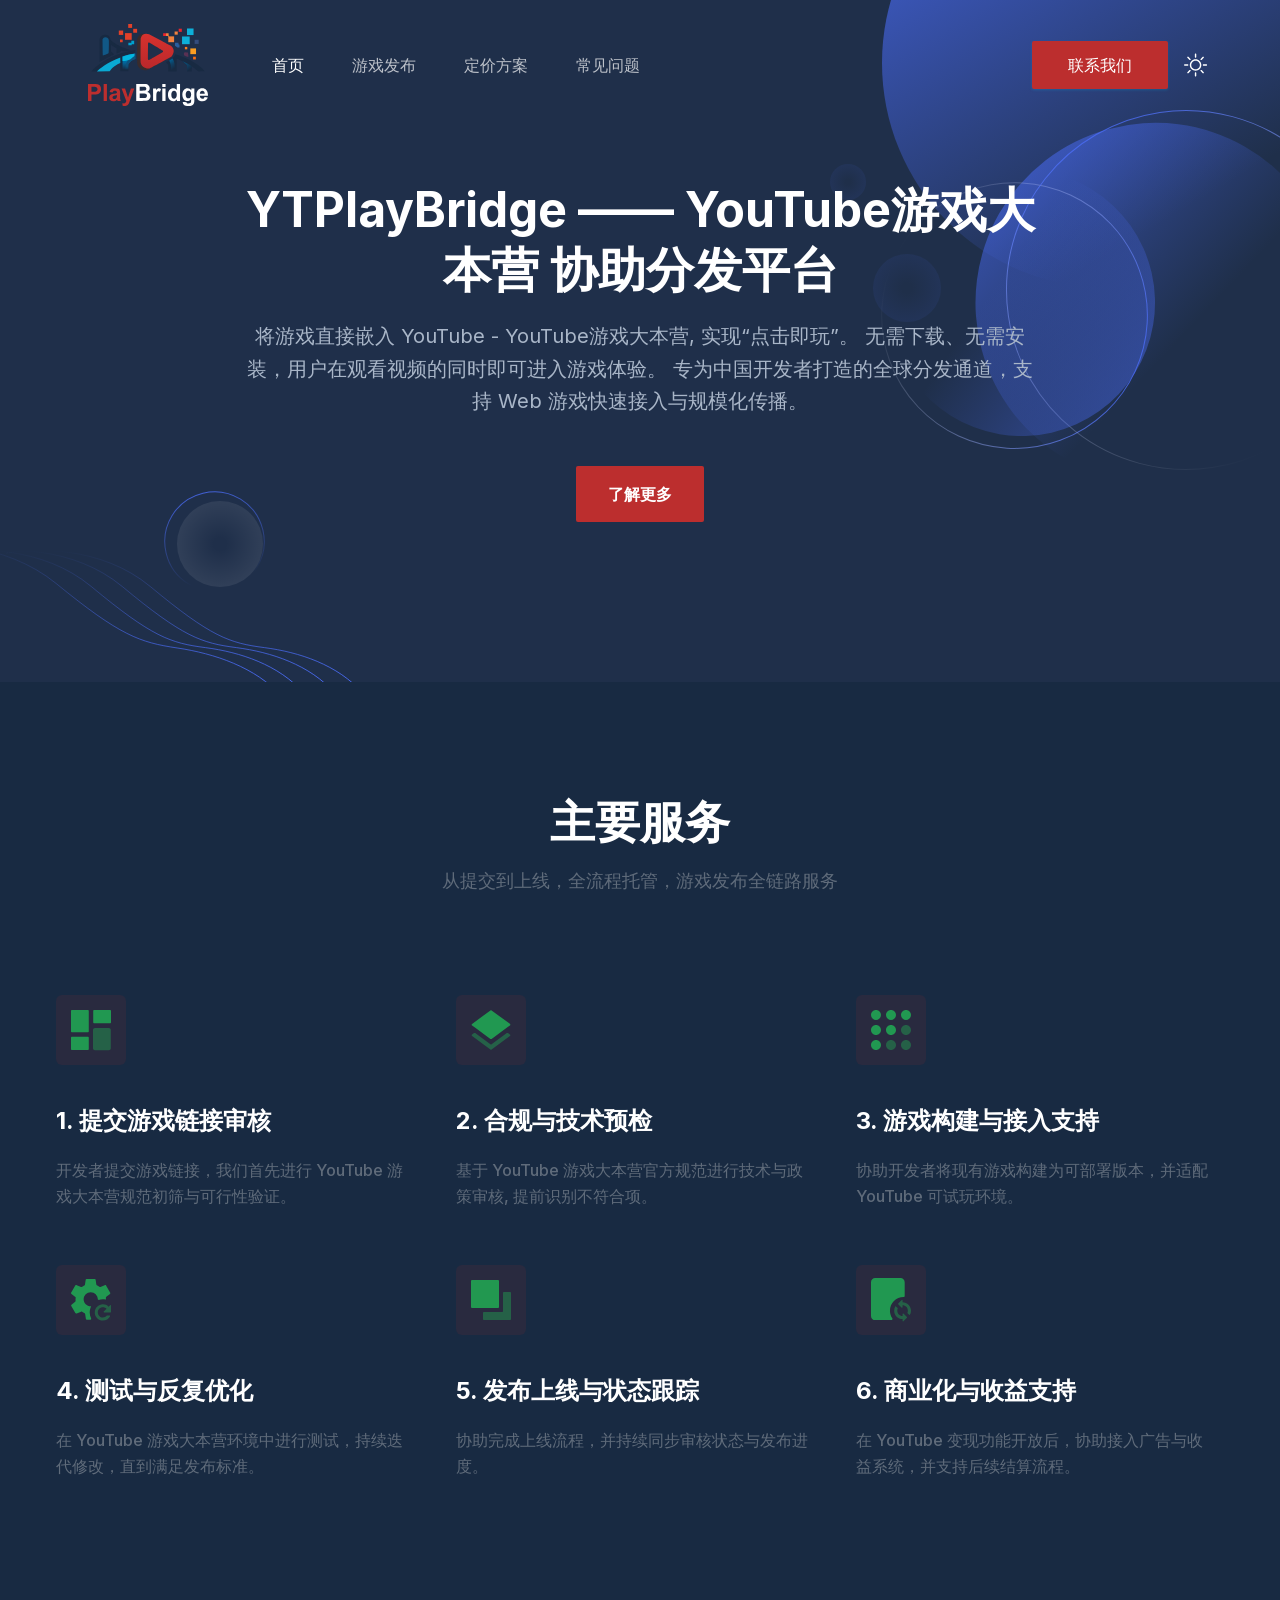
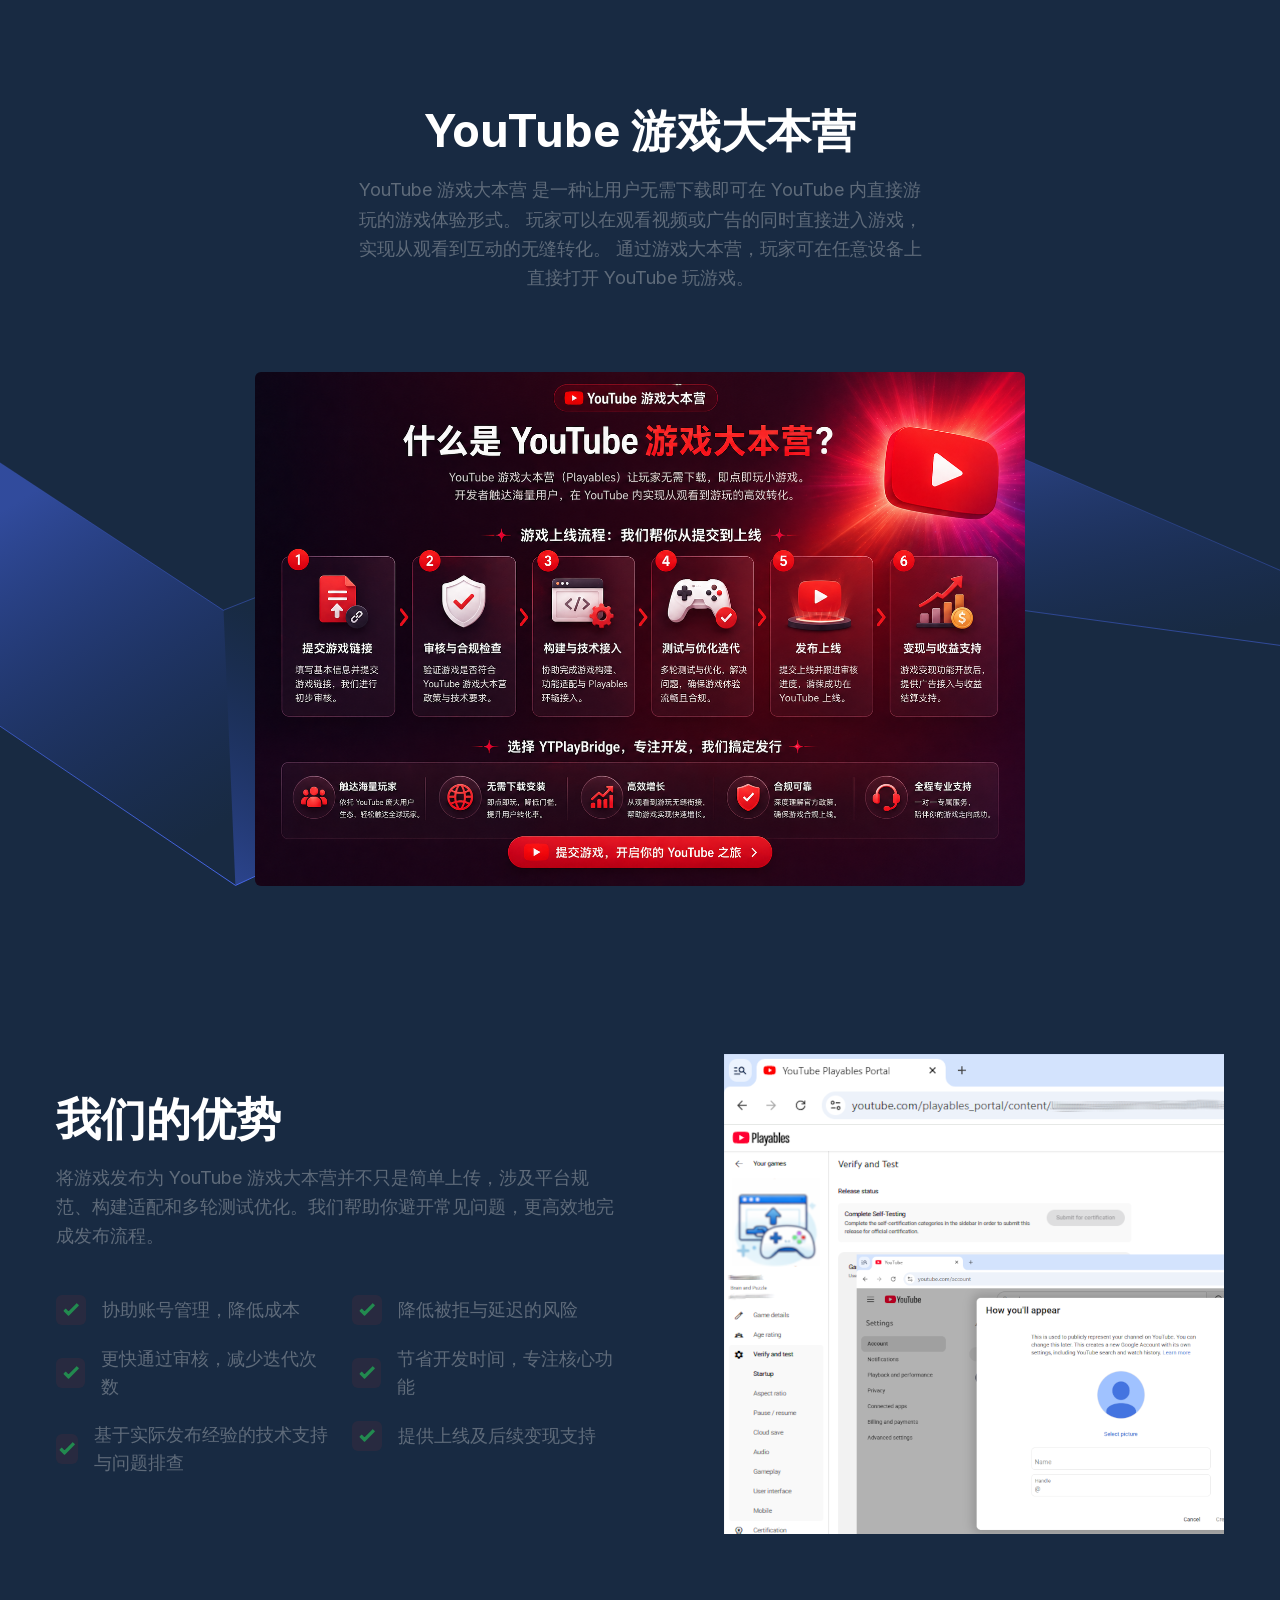
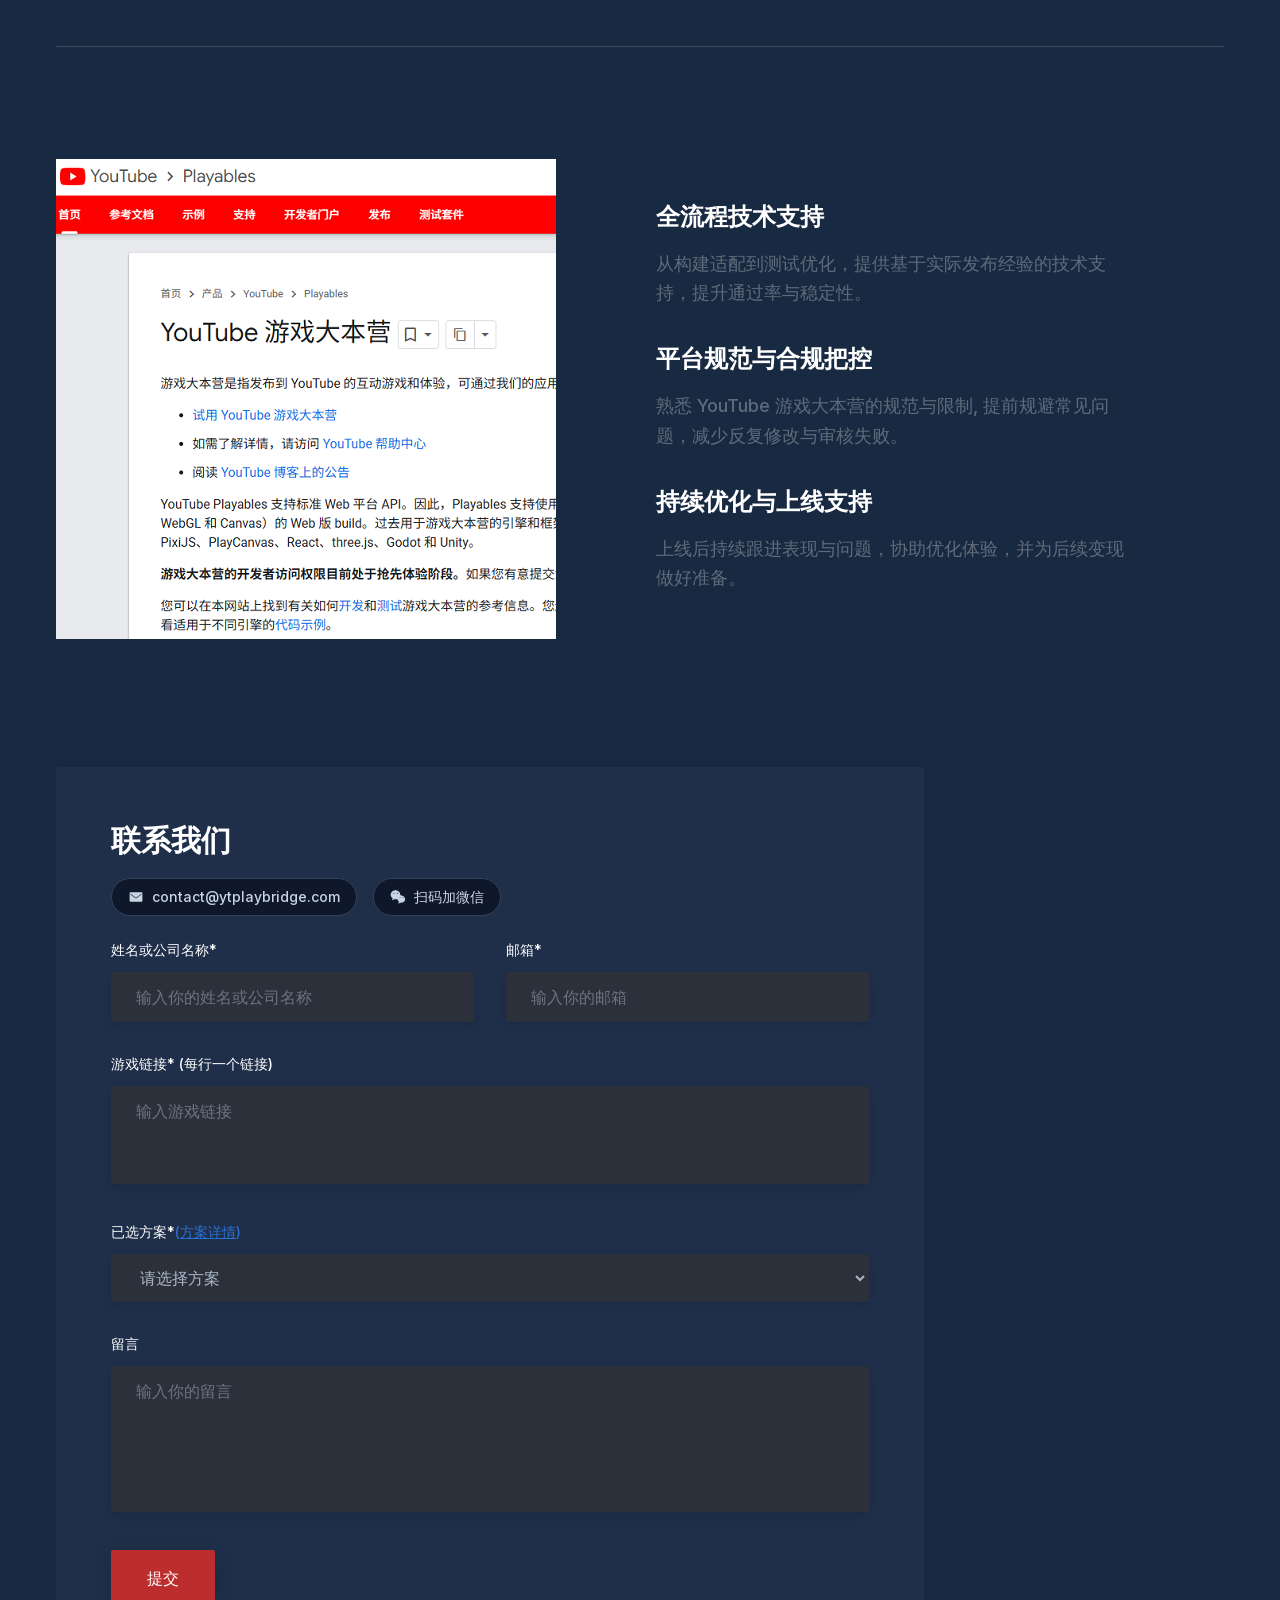
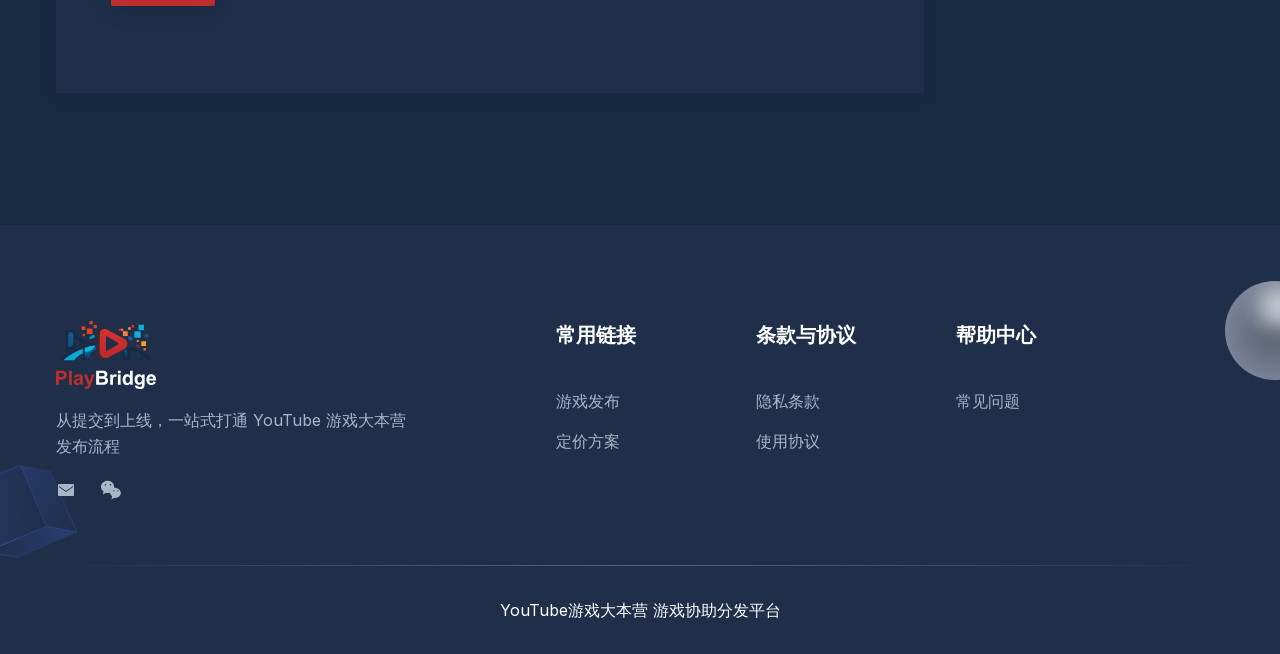
<file: index.html>
<!DOCTYPE html><!--89MCSDM_auQf8lvm_tGuB--><html lang="en"><head><meta charSet="utf-8"/><meta name="viewport" content="width=device-width, initial-scale=1"/><link rel="preload" href="/_next/static/media/83afe278b6a6bb3c-s.p.3a6ba036.woff2" as="font" crossorigin="" type="font/woff2"/><link rel="stylesheet" href="/_next/static/chunks/02b21e27d76b83f4.css" data-precedence="next"/><link rel="preload" as="script" fetchPriority="low" href="/_next/static/chunks/672f37f0f4789434.js"/><script src="/_next/static/chunks/8c4bb65ca9f95eb5.js" async=""></script><script src="/_next/static/chunks/8008d994f91f0fb6.js" async=""></script><script src="/_next/static/chunks/8296bf97416a5ebf.js" async=""></script><script src="/_next/static/chunks/turbopack-e8113b1ac129ff8a.js" async=""></script><script src="/_next/static/chunks/ff1a16fafef87110.js" async=""></script><script src="/_next/static/chunks/247eb132b7f7b574.js" async=""></script><script src="/_next/static/chunks/65d835358e08c573.js" async=""></script><script src="/_next/static/chunks/383f5957738b68c9.js" async=""></script><link rel="preload" href="https://challenges.cloudflare.com/turnstile/v0/api.js" as="script"/><meta name="next-size-adjust" content=""/><title>YouTube 游戏大本营协助分发平台</title><meta name="description" content="This is Home"/><script src="/_next/static/chunks/a6dad97d9634a72d.js" noModule=""></script></head><body class="bg-[#FCFCFC] dark:bg-black inter_5972bc34-module__OU16Qa__className"><div hidden=""><!--$--><!--/$--></div><script>!function(){try{var d=document.documentElement,c=d.classList;c.remove('light','dark');var e=localStorage.getItem('theme');if(e){c.add(e|| '')}else{c.add('dark');}if(e==='light'||e==='dark'||!e)d.style.colorScheme=e||'dark'}catch(t){}}();</script><div class="isolate"><header class="header top-0 left-0 z-40 flex w-full items-center absolute bg-transparent"><div class="container"><div class="relative -mx-4 pl-6 flex items-center justify-between"><div class="w-42 max-w-full pl-6 xl:mr-12"><a class="header-logo block w-full py-6 " href="/"><img alt="logo" loading="lazy" width="120" height="20" decoding="async" data-nimg="1" class="w-full dark:hidden" style="color:transparent" src="/images/logo/logo-2.svg"/><img alt="logo" loading="lazy" width="120" height="20" decoding="async" data-nimg="1" class="hidden w-full dark:block" style="color:transparent" src="/images/logo/logo.svg"/></a></div><div class="flex w-full items-center justify-between px-4"><div><button id="navbarToggler" aria-label="Mobile Menu" class="ring-primary absolute top-1/2 right-4 block translate-y-[-50%] rounded-lg px-3 py-[6px] focus:ring-2 lg:hidden"><span class="relative my-1.5 block h-0.5 w-[30px] bg-black transition-all duration-300 dark:bg-white  "></span><span class="relative my-1.5 block h-0.5 w-[30px] bg-black transition-all duration-300 dark:bg-white  "></span><span class="relative my-1.5 block h-0.5 w-[30px] bg-black transition-all duration-300 dark:bg-white  "></span></button><nav id="navbarCollapse" class="navbar border-body-color/50 dark:border-body-color/20 dark:bg-dark absolute right-0 z-30 w-[250px] rounded border-[.5px] bg-white px-6 py-4 duration-300 lg:visible lg:static lg:w-auto lg:border-none lg:!bg-transparent lg:p-0 lg:opacity-100 invisible top-[120%] opacity-0"><ul class="block lg:flex lg:space-x-12"><li class="group relative"><a class="flex py-2 text-base lg:mr-0 lg:inline-flex lg:px-0 lg:py-6 text-primary dark:text-white" href="/">首页</a></li><li class="group relative"><a class="flex py-2 text-base lg:mr-0 lg:inline-flex lg:px-0 lg:py-6 text-dark hover:text-primary dark:text-white/70 dark:hover:text-white" href="/how-it-works">游戏发布</a></li><li class="group relative"><a class="flex py-2 text-base lg:mr-0 lg:inline-flex lg:px-0 lg:py-6 text-dark hover:text-primary dark:text-white/70 dark:hover:text-white" href="/pricing">定价方案</a></li><li class="group relative"><a class="flex py-2 text-base lg:mr-0 lg:inline-flex lg:px-0 lg:py-6 text-dark hover:text-primary dark:text-white/70 dark:hover:text-white" href="/faq">常见问题</a></li></ul></nav></div><div class="flex items-center justify-end pr-16 lg:pr-0"><a class="ease-in-up shadow-btn hover:shadow-btn-hover bg-primary hover:bg-primary/90 rounded-xs px-8 py-3 text-base font-medium text-white transition duration-300 md:block md:px-9 lg:px-6 xl:px-9" href="/contact-us">联系我们</a><div><button aria-label="theme toggler" class="flex items-center justify-center text-black rounded-full cursor-pointer bg-gray-2 dark:bg-dark-bg h-9 w-9 dark:text-white md:h-14 md:w-14"><svg viewBox="0 0 23 23" class="w-5 h-5 stroke-current dark:hidden md:h-6 md:w-6" fill="none"><path d="M9.55078 1.5C5.80078 1.5 1.30078 5.25 1.30078 11.25C1.30078 17.25 5.80078 21.75 11.8008 21.75C17.8008 21.75 21.5508 17.25 21.5508 13.5C13.3008 18.75 4.30078 9.75 9.55078 1.5Z" stroke-width="2" stroke-linecap="round" stroke-linejoin="round"></path></svg><svg viewBox="0 0 25 24" fill="none" xmlns="http://www.w3.org/2000/svg" class="hidden w-5 h-5 dark:block md:h-6 md:w-6"><mask id="path-1-inside-1_977:1934" fill="white"><path d="M12.0508 16.5C10.8573 16.5 9.71271 16.0259 8.8688 15.182C8.02489 14.3381 7.55078 13.1935 7.55078 12C7.55078 10.8065 8.02489 9.66193 8.8688 8.81802C9.71271 7.97411 10.8573 7.5 12.0508 7.5C13.2443 7.5 14.3888 7.97411 15.2328 8.81802C16.0767 9.66193 16.5508 10.8065 16.5508 12C16.5508 13.1935 16.0767 14.3381 15.2328 15.182C14.3888 16.0259 13.2443 16.5 12.0508 16.5ZM12.0508 18C13.6421 18 15.1682 17.3679 16.2934 16.2426C17.4186 15.1174 18.0508 13.5913 18.0508 12C18.0508 10.4087 17.4186 8.88258 16.2934 7.75736C15.1682 6.63214 13.6421 6 12.0508 6C10.4595 6 8.93336 6.63214 7.80814 7.75736C6.68292 8.88258 6.05078 10.4087 6.05078 12C6.05078 13.5913 6.68292 15.1174 7.80814 16.2426C8.93336 17.3679 10.4595 18 12.0508 18ZM12.0508 0C12.2497 0 12.4405 0.0790176 12.5811 0.21967C12.7218 0.360322 12.8008 0.551088 12.8008 0.75V3.75C12.8008 3.94891 12.7218 4.13968 12.5811 4.28033C12.4405 4.42098 12.2497 4.5 12.0508 4.5C11.8519 4.5 11.6611 4.42098 11.5205 4.28033C11.3798 4.13968 11.3008 3.94891 11.3008 3.75V0.75C11.3008 0.551088 11.3798 0.360322 11.5205 0.21967C11.6611 0.0790176 11.8519 0 12.0508 0V0ZM12.0508 19.5C12.2497 19.5 12.4405 19.579 12.5811 19.7197C12.7218 19.8603 12.8008 20.0511 12.8008 20.25V23.25C12.8008 23.4489 12.7218 23.6397 12.5811 23.7803C12.4405 23.921 12.2497 24 12.0508 24C11.8519 24 11.6611 23.921 11.5205 23.7803C11.3798 23.6397 11.3008 23.4489 11.3008 23.25V20.25C11.3008 20.0511 11.3798 19.8603 11.5205 19.7197C11.6611 19.579 11.8519 19.5 12.0508 19.5ZM24.0508 12C24.0508 12.1989 23.9718 12.3897 23.8311 12.5303C23.6905 12.671 23.4997 12.75 23.3008 12.75H20.3008C20.1019 12.75 19.9111 12.671 19.7705 12.5303C19.6298 12.3897 19.5508 12.1989 19.5508 12C19.5508 11.8011 19.6298 11.6103 19.7705 11.4697C19.9111 11.329 20.1019 11.25 20.3008 11.25H23.3008C23.4997 11.25 23.6905 11.329 23.8311 11.4697C23.9718 11.6103 24.0508 11.8011 24.0508 12ZM4.55078 12C4.55078 12.1989 4.47176 12.3897 4.33111 12.5303C4.19046 12.671 3.99969 12.75 3.80078 12.75H0.800781C0.601869 12.75 0.411103 12.671 0.270451 12.5303C0.129799 12.3897 0.0507813 12.1989 0.0507812 12C0.0507813 11.8011 0.129799 11.6103 0.270451 11.4697C0.411103 11.329 0.601869 11.25 0.800781 11.25H3.80078C3.99969 11.25 4.19046 11.329 4.33111 11.4697C4.47176 11.6103 4.55078 11.8011 4.55078 12ZM20.5363 3.5145C20.6769 3.65515 20.7559 3.84588 20.7559 4.04475C20.7559 4.24362 20.6769 4.43435 20.5363 4.575L18.4153 6.6975C18.3455 6.76713 18.2628 6.82235 18.1717 6.86C18.0806 6.89765 17.983 6.91699 17.8845 6.91692C17.6855 6.91678 17.4947 6.83758 17.354 6.69675C17.2844 6.62702 17.2292 6.54425 17.1915 6.45318C17.1539 6.36211 17.1345 6.26452 17.1346 6.16597C17.1348 5.96695 17.214 5.77613 17.3548 5.6355L19.4758 3.5145C19.6164 3.3739 19.8072 3.29491 20.006 3.29491C20.2049 3.29491 20.3956 3.3739 20.5363 3.5145ZM6.74678 17.304C6.88738 17.4446 6.96637 17.6354 6.96637 17.8342C6.96637 18.0331 6.88738 18.2239 6.74678 18.3645L4.62578 20.4855C4.48433 20.6221 4.29488 20.6977 4.09823 20.696C3.90158 20.6943 3.71347 20.6154 3.57442 20.4764C3.43536 20.3373 3.35648 20.1492 3.35478 19.9526C3.35307 19.7559 3.42866 19.5665 3.56528 19.425L5.68628 17.304C5.82693 17.1634 6.01766 17.0844 6.21653 17.0844C6.4154 17.0844 6.60614 17.1634 6.74678 17.304ZM20.5363 20.4855C20.3956 20.6261 20.2049 20.7051 20.006 20.7051C19.8072 20.7051 19.6164 20.6261 19.4758 20.4855L17.3548 18.3645C17.2182 18.223 17.1426 18.0336 17.1443 17.8369C17.146 17.6403 17.2249 17.4522 17.3639 17.3131C17.503 17.1741 17.6911 17.0952 17.8877 17.0935C18.0844 17.0918 18.2738 17.1674 18.4153 17.304L20.5363 19.425C20.6769 19.5656 20.7559 19.7564 20.7559 19.9552C20.7559 20.1541 20.6769 20.3449 20.5363 20.4855ZM6.74678 6.6975C6.60614 6.8381 6.4154 6.91709 6.21653 6.91709C6.01766 6.91709 5.82693 6.8381 5.68628 6.6975L3.56528 4.575C3.49365 4.50582 3.43651 4.42306 3.39721 4.33155C3.3579 4.24005 3.33721 4.14164 3.33634 4.04205C3.33548 3.94247 3.35445 3.84371 3.39216 3.75153C3.42988 3.65936 3.48557 3.57562 3.55598 3.5052C3.6264 3.43478 3.71014 3.37909 3.80232 3.34138C3.89449 3.30367 3.99325 3.2847 4.09283 3.28556C4.19242 3.28643 4.29083 3.30712 4.38233 3.34642C4.47384 3.38573 4.5566 3.44287 4.62578 3.5145L6.74678 5.6355C6.81663 5.70517 6.87204 5.78793 6.90985 5.87905C6.94766 5.97017 6.96712 6.06785 6.96712 6.1665C6.96712 6.26515 6.94766 6.36283 6.90985 6.45395C6.87204 6.54507 6.81663 6.62783 6.74678 6.6975Z"></path></mask><path d="M12.0508 16.5C10.8573 16.5 9.71271 16.0259 8.8688 15.182C8.02489 14.3381 7.55078 13.1935 7.55078 12C7.55078 10.8065 8.02489 9.66193 8.8688 8.81802C9.71271 7.97411 10.8573 7.5 12.0508 7.5C13.2443 7.5 14.3888 7.97411 15.2328 8.81802C16.0767 9.66193 16.5508 10.8065 16.5508 12C16.5508 13.1935 16.0767 14.3381 15.2328 15.182C14.3888 16.0259 13.2443 16.5 12.0508 16.5ZM12.0508 18C13.6421 18 15.1682 17.3679 16.2934 16.2426C17.4186 15.1174 18.0508 13.5913 18.0508 12C18.0508 10.4087 17.4186 8.88258 16.2934 7.75736C15.1682 6.63214 13.6421 6 12.0508 6C10.4595 6 8.93336 6.63214 7.80814 7.75736C6.68292 8.88258 6.05078 10.4087 6.05078 12C6.05078 13.5913 6.68292 15.1174 7.80814 16.2426C8.93336 17.3679 10.4595 18 12.0508 18ZM12.0508 0C12.2497 0 12.4405 0.0790176 12.5811 0.21967C12.7218 0.360322 12.8008 0.551088 12.8008 0.75V3.75C12.8008 3.94891 12.7218 4.13968 12.5811 4.28033C12.4405 4.42098 12.2497 4.5 12.0508 4.5C11.8519 4.5 11.6611 4.42098 11.5205 4.28033C11.3798 4.13968 11.3008 3.94891 11.3008 3.75V0.75C11.3008 0.551088 11.3798 0.360322 11.5205 0.21967C11.6611 0.0790176 11.8519 0 12.0508 0V0ZM12.0508 19.5C12.2497 19.5 12.4405 19.579 12.5811 19.7197C12.7218 19.8603 12.8008 20.0511 12.8008 20.25V23.25C12.8008 23.4489 12.7218 23.6397 12.5811 23.7803C12.4405 23.921 12.2497 24 12.0508 24C11.8519 24 11.6611 23.921 11.5205 23.7803C11.3798 23.6397 11.3008 23.4489 11.3008 23.25V20.25C11.3008 20.0511 11.3798 19.8603 11.5205 19.7197C11.6611 19.579 11.8519 19.5 12.0508 19.5ZM24.0508 12C24.0508 12.1989 23.9718 12.3897 23.8311 12.5303C23.6905 12.671 23.4997 12.75 23.3008 12.75H20.3008C20.1019 12.75 19.9111 12.671 19.7705 12.5303C19.6298 12.3897 19.5508 12.1989 19.5508 12C19.5508 11.8011 19.6298 11.6103 19.7705 11.4697C19.9111 11.329 20.1019 11.25 20.3008 11.25H23.3008C23.4997 11.25 23.6905 11.329 23.8311 11.4697C23.9718 11.6103 24.0508 11.8011 24.0508 12ZM4.55078 12C4.55078 12.1989 4.47176 12.3897 4.33111 12.5303C4.19046 12.671 3.99969 12.75 3.80078 12.75H0.800781C0.601869 12.75 0.411103 12.671 0.270451 12.5303C0.129799 12.3897 0.0507813 12.1989 0.0507812 12C0.0507813 11.8011 0.129799 11.6103 0.270451 11.4697C0.411103 11.329 0.601869 11.25 0.800781 11.25H3.80078C3.99969 11.25 4.19046 11.329 4.33111 11.4697C4.47176 11.6103 4.55078 11.8011 4.55078 12ZM20.5363 3.5145C20.6769 3.65515 20.7559 3.84588 20.7559 4.04475C20.7559 4.24362 20.6769 4.43435 20.5363 4.575L18.4153 6.6975C18.3455 6.76713 18.2628 6.82235 18.1717 6.86C18.0806 6.89765 17.983 6.91699 17.8845 6.91692C17.6855 6.91678 17.4947 6.83758 17.354 6.69675C17.2844 6.62702 17.2292 6.54425 17.1915 6.45318C17.1539 6.36211 17.1345 6.26452 17.1346 6.16597C17.1348 5.96695 17.214 5.77613 17.3548 5.6355L19.4758 3.5145C19.6164 3.3739 19.8072 3.29491 20.006 3.29491C20.2049 3.29491 20.3956 3.3739 20.5363 3.5145ZM6.74678 17.304C6.88738 17.4446 6.96637 17.6354 6.96637 17.8342C6.96637 18.0331 6.88738 18.2239 6.74678 18.3645L4.62578 20.4855C4.48433 20.6221 4.29488 20.6977 4.09823 20.696C3.90158 20.6943 3.71347 20.6154 3.57442 20.4764C3.43536 20.3373 3.35648 20.1492 3.35478 19.9526C3.35307 19.7559 3.42866 19.5665 3.56528 19.425L5.68628 17.304C5.82693 17.1634 6.01766 17.0844 6.21653 17.0844C6.4154 17.0844 6.60614 17.1634 6.74678 17.304ZM20.5363 20.4855C20.3956 20.6261 20.2049 20.7051 20.006 20.7051C19.8072 20.7051 19.6164 20.6261 19.4758 20.4855L17.3548 18.3645C17.2182 18.223 17.1426 18.0336 17.1443 17.8369C17.146 17.6403 17.2249 17.4522 17.3639 17.3131C17.503 17.1741 17.6911 17.0952 17.8877 17.0935C18.0844 17.0918 18.2738 17.1674 18.4153 17.304L20.5363 19.425C20.6769 19.5656 20.7559 19.7564 20.7559 19.9552C20.7559 20.1541 20.6769 20.3449 20.5363 20.4855ZM6.74678 6.6975C6.60614 6.8381 6.4154 6.91709 6.21653 6.91709C6.01766 6.91709 5.82693 6.8381 5.68628 6.6975L3.56528 4.575C3.49365 4.50582 3.43651 4.42306 3.39721 4.33155C3.3579 4.24005 3.33721 4.14164 3.33634 4.04205C3.33548 3.94247 3.35445 3.84371 3.39216 3.75153C3.42988 3.65936 3.48557 3.57562 3.55598 3.5052C3.6264 3.43478 3.71014 3.37909 3.80232 3.34138C3.89449 3.30367 3.99325 3.2847 4.09283 3.28556C4.19242 3.28643 4.29083 3.30712 4.38233 3.34642C4.47384 3.38573 4.5566 3.44287 4.62578 3.5145L6.74678 5.6355C6.81663 5.70517 6.87204 5.78793 6.90985 5.87905C6.94766 5.97017 6.96712 6.06785 6.96712 6.1665C6.96712 6.26515 6.94766 6.36283 6.90985 6.45395C6.87204 6.54507 6.81663 6.62783 6.74678 6.6975Z" fill="black" stroke="white" stroke-width="2" mask="url(#path-1-inside-1_977:1934)"></path></svg></button></div></div></div></div></div></header><section id="home" class="dark:bg-gray-dark relative z-10 overflow-hidden bg-white pt-[120px] pb-16 md:pt-[150px] md:pb-[120px] xl:pt-[180px] xl:pb-[160px] 2xl:pt-[210px] 2xl:pb-[200px]"><div class="container"><div class="-mx-4 flex flex-wrap"><div class="w-full px-4"><div class="mx-auto max-w-[800px] text-center"><h1 class="mb-5 text-3xl leading-tight font-bold text-black sm:text-4xl sm:leading-tight md:text-5xl md:leading-tight dark:text-white">YTPlayBridge —— YouTube游戏大本营 协助分发平台</h1><p class="text-body-color dark:text-body-color-dark mb-12 text-base leading-relaxed! sm:text-lg md:text-xl">将游戏直接嵌入 YouTube - YouTube游戏大本营, 实现“点击即玩”。 无需下载、无需安装，用户在观看视频的同时即可进入游戏体验。 专为中国开发者打造的全球分发通道，支持 Web 游戏快速接入与规模化传播。</p><div class="flex flex-col items-center justify-center space-y-4 sm:flex-row sm:space-y-0 sm:space-x-4"><a class="bg-primary hover:bg-primary/80 rounded-xs px-8 py-4 text-base font-semibold text-white duration-300 ease-in-out" href="/how-it-works">了解更多</a></div></div></div></div></div><div class="absolute top-0 right-0 z-[-1] opacity-30 lg:opacity-100"><svg width="450" height="556" viewBox="0 0 450 556" fill="none" xmlns="http://www.w3.org/2000/svg"><circle cx="277" cy="63" r="225" fill="url(#paint0_linear_25:217)"></circle><circle cx="17.9997" cy="182" r="18" fill="url(#paint1_radial_25:217)"></circle><circle cx="76.9997" cy="288" r="34" fill="url(#paint2_radial_25:217)"></circle><circle cx="325.486" cy="302.87" r="180" transform="rotate(-37.6852 325.486 302.87)" fill="url(#paint3_linear_25:217)"></circle><circle opacity="0.8" cx="184.521" cy="315.521" r="132.862" transform="rotate(114.874 184.521 315.521)" stroke="url(#paint4_linear_25:217)"></circle><circle opacity="0.8" cx="356" cy="290" r="179.5" transform="rotate(-30 356 290)" stroke="url(#paint5_linear_25:217)"></circle><circle opacity="0.8" cx="191.659" cy="302.659" r="133.362" transform="rotate(133.319 191.659 302.659)" fill="url(#paint6_linear_25:217)"></circle><defs><linearGradient id="paint0_linear_25:217" x1="-54.5003" y1="-178" x2="222" y2="288" gradientUnits="userSpaceOnUse"><stop stop-color="#4A6CF7"></stop><stop offset="1" stop-color="#4A6CF7" stop-opacity="0"></stop></linearGradient><radialGradient id="paint1_radial_25:217" cx="0" cy="0" r="1" gradientUnits="userSpaceOnUse" gradientTransform="translate(17.9997 182) rotate(90) scale(18)"><stop offset="0.145833" stop-color="#4A6CF7" stop-opacity="0"></stop><stop offset="1" stop-color="#4A6CF7" stop-opacity="0.08"></stop></radialGradient><radialGradient id="paint2_radial_25:217" cx="0" cy="0" r="1" gradientUnits="userSpaceOnUse" gradientTransform="translate(76.9997 288) rotate(90) scale(34)"><stop offset="0.145833" stop-color="#4A6CF7" stop-opacity="0"></stop><stop offset="1" stop-color="#4A6CF7" stop-opacity="0.08"></stop></radialGradient><linearGradient id="paint3_linear_25:217" x1="226.775" y1="-66.1548" x2="292.157" y2="351.421" gradientUnits="userSpaceOnUse"><stop stop-color="#4A6CF7"></stop><stop offset="1" stop-color="#4A6CF7" stop-opacity="0"></stop></linearGradient><linearGradient id="paint4_linear_25:217" x1="184.521" y1="182.159" x2="184.521" y2="448.882" gradientUnits="userSpaceOnUse"><stop stop-color="#4A6CF7"></stop><stop offset="1" stop-color="white" stop-opacity="0"></stop></linearGradient><linearGradient id="paint5_linear_25:217" x1="356" y1="110" x2="356" y2="470" gradientUnits="userSpaceOnUse"><stop stop-color="#4A6CF7"></stop><stop offset="1" stop-color="white" stop-opacity="0"></stop></linearGradient><linearGradient id="paint6_linear_25:217" x1="118.524" y1="29.2497" x2="166.965" y2="338.63" gradientUnits="userSpaceOnUse"><stop stop-color="#4A6CF7"></stop><stop offset="1" stop-color="#4A6CF7" stop-opacity="0"></stop></linearGradient></defs></svg></div><div class="absolute bottom-0 left-0 z-[-1] opacity-30 lg:opacity-100"><svg width="364" height="201" viewBox="0 0 364 201" fill="none" xmlns="http://www.w3.org/2000/svg"><path d="M5.88928 72.3303C33.6599 66.4798 101.397 64.9086 150.178 105.427C211.155 156.076 229.59 162.093 264.333 166.607C299.076 171.12 337.718 183.657 362.889 212.24" stroke="url(#paint0_linear_25:218)"></path><path d="M-22.1107 72.3303C5.65989 66.4798 73.3965 64.9086 122.178 105.427C183.155 156.076 201.59 162.093 236.333 166.607C271.076 171.12 309.718 183.657 334.889 212.24" stroke="url(#paint1_linear_25:218)"></path><path d="M-53.1107 72.3303C-25.3401 66.4798 42.3965 64.9086 91.1783 105.427C152.155 156.076 170.59 162.093 205.333 166.607C240.076 171.12 278.718 183.657 303.889 212.24" stroke="url(#paint2_linear_25:218)"></path><path d="M-98.1618 65.0889C-68.1416 60.0601 4.73364 60.4882 56.0734 102.431C120.248 154.86 139.905 161.419 177.137 166.956C214.37 172.493 255.575 186.165 281.856 215.481" stroke="url(#paint3_linear_25:218)"></path><circle opacity="0.8" cx="214.505" cy="60.5054" r="49.7205" transform="rotate(-13.421 214.505 60.5054)" stroke="url(#paint4_linear_25:218)"></circle><circle cx="220" cy="63" r="43" fill="url(#paint5_radial_25:218)"></circle><defs><linearGradient id="paint0_linear_25:218" x1="184.389" y1="69.2405" x2="184.389" y2="212.24" gradientUnits="userSpaceOnUse"><stop stop-color="#4A6CF7" stop-opacity="0"></stop><stop offset="1" stop-color="#4A6CF7"></stop></linearGradient><linearGradient id="paint1_linear_25:218" x1="156.389" y1="69.2405" x2="156.389" y2="212.24" gradientUnits="userSpaceOnUse"><stop stop-color="#4A6CF7" stop-opacity="0"></stop><stop offset="1" stop-color="#4A6CF7"></stop></linearGradient><linearGradient id="paint2_linear_25:218" x1="125.389" y1="69.2405" x2="125.389" y2="212.24" gradientUnits="userSpaceOnUse"><stop stop-color="#4A6CF7" stop-opacity="0"></stop><stop offset="1" stop-color="#4A6CF7"></stop></linearGradient><linearGradient id="paint3_linear_25:218" x1="93.8507" y1="67.2674" x2="89.9278" y2="210.214" gradientUnits="userSpaceOnUse"><stop stop-color="#4A6CF7" stop-opacity="0"></stop><stop offset="1" stop-color="#4A6CF7"></stop></linearGradient><linearGradient id="paint4_linear_25:218" x1="214.505" y1="10.2849" x2="212.684" y2="99.5816" gradientUnits="userSpaceOnUse"><stop stop-color="#4A6CF7"></stop><stop offset="1" stop-color="#4A6CF7" stop-opacity="0"></stop></linearGradient><radialGradient id="paint5_radial_25:218" cx="0" cy="0" r="1" gradientUnits="userSpaceOnUse" gradientTransform="translate(220 63) rotate(90) scale(43)"><stop offset="0.145833" stop-color="white" stop-opacity="0"></stop><stop offset="1" stop-color="white" stop-opacity="0.08"></stop></radialGradient></defs></svg></div></section><section id="features" class="py-16 md:py-20 lg:py-28"><div class="container"><div class="w-full mx-auto text-center" style="max-width:570px;margin-bottom:100px"><h2 class="mb-4 text-3xl font-bold leading-tight! text-black dark:text-white sm:text-4xl md:text-[45px]">主要服务</h2><p class="text-base leading-relaxed! text-body-color md:text-lg">从提交到上线，全流程托管，游戏发布全链路服务</p></div><div class="grid grid-cols-1 gap-x-8 gap-y-14 md:grid-cols-2 lg:grid-cols-3"><div class="w-full"><div class="wow fadeInUp" data-wow-delay=".15s"><div class="bg-primary/10 text-green/80 mb-10 flex h-[70px] w-[70px] items-center justify-center rounded-md"><svg width="40" height="41" viewBox="0 0 40 41" class="fill-current"><path opacity="0.5" d="M37.7778 40.2223H24C22.8954 40.2223 22 39.3268 22 38.2223V20.0001C22 18.8955 22.8954 18.0001 24 18.0001H37.7778C38.8823 18.0001 39.7778 18.8955 39.7778 20.0001V38.2223C39.7778 39.3268 38.8823 40.2223 37.7778 40.2223Z"></path><path d="M23.2222 0C22.6699 0 22.2222 0.447715 22.2222 1V12.3333C22.2222 12.8856 22.6699 13.3333 23.2222 13.3333H39C39.5523 13.3333 40 12.8856 40 12.3333V0.999999C40 0.447714 39.5523 0 39 0H23.2222ZM0 39C0 39.5523 0.447715 40 1 40H16.7778C17.3301 40 17.7778 39.5523 17.7778 39V27.6667C17.7778 27.1144 17.3301 26.6667 16.7778 26.6667H1C0.447716 26.6667 0 27.1144 0 27.6667V39ZM0 21.2222C0 21.7745 0.447715 22.2222 1 22.2222H16.7778C17.3301 22.2222 17.7778 21.7745 17.7778 21.2222V0.999999C17.7778 0.447714 17.3301 0 16.7778 0H1C0.447716 0 0 0.447715 0 1V21.2222Z"></path></svg></div><h3 class="mb-5 text-xl font-bold text-black sm:text-2xl lg:text-xl xl:text-2xl dark:text-white">1. 提交游戏链接审核</h3><p class="text-body-color pr-[10px] text-base leading-relaxed font-medium">开发者提交游戏链接，我们首先进行 YouTube 游戏大本营规范初筛与可行性验证。</p></div></div><div class="w-full"><div class="wow fadeInUp" data-wow-delay=".15s"><div class="bg-primary/10 text-green/80 mb-10 flex h-[70px] w-[70px] items-center justify-center rounded-md"><svg width="40" height="40" viewBox="0 0 40 40" class="fill-current"><path opacity="0.5" d="M20.5914 34.2584C20.2394 34.5172 19.7603 34.5175 19.408 34.2593L4.19163 23.1079C3.8395 22.8498 3.36065 22.85 3.00873 23.1084L1.09802 24.5111C0.553731 24.9107 0.553731 25.7237 1.09802 26.1233L19.4082 39.5655C19.7604 39.824 20.2396 39.824 20.5918 39.5655L38.9029 26.1226C39.4469 25.7232 39.4473 24.9107 38.9036 24.5109L36.9701 23.0889C36.6177 22.8298 36.1378 22.8297 35.7854 23.0888L20.5914 34.2584Z"></path><path d="M19.408 28.931C19.7603 29.1896 20.2396 29.1894 20.5918 28.9306L36.3556 17.3466L38.8979 15.4883C39.4437 15.0894 39.4446 14.275 38.8996 13.8749L20.5918 0.43445C20.2396 0.175911 19.7604 0.175913 19.4082 0.434452L1.09706 13.8774C0.553051 14.2767 0.552712 15.0892 1.09638 15.4891L3.62222 17.3466L19.408 28.931Z"></path></svg></div><h3 class="mb-5 text-xl font-bold text-black sm:text-2xl lg:text-xl xl:text-2xl dark:text-white">2. 合规与技术预检</h3><p class="text-body-color pr-[10px] text-base leading-relaxed font-medium">基于 YouTube 游戏大本营官方规范进行技术与政策审核, 提前识别不符合项。</p></div></div><div class="w-full"><div class="wow fadeInUp" data-wow-delay=".15s"><div class="bg-primary/10 text-green/80 mb-10 flex h-[70px] w-[70px] items-center justify-center rounded-md"><svg width="40" height="40" viewBox="0 0 40 40" class="fill-current"><path opacity="0.5" d="M20 30C22.75 30 25 32.25 25 35C25 37.75 22.75 40 20 40C17.25 40 15 37.75 15 35C15 32.25 17.25 30 20 30ZM35 30C37.75 30 40 32.25 40 35C40 37.75 37.75 40 35 40C32.25 40 30 37.75 30 35C30 32.25 32.25 30 35 30ZM35 15C37.75 15 40 17.25 40 20C40 22.75 37.75 25 35 25C32.25 25 30 22.75 30 20C30 17.25 32.25 15 35 15Z"></path><path d="M20 15C22.75 15 25 17.25 25 20C25 22.75 22.75 25 20 25C17.25 25 15 22.75 15 20C15 17.25 17.25 15 20 15ZM20 0C22.75 0 25 2.25 25 5C25 7.75 22.75 10 20 10C17.25 10 15 7.75 15 5C15 2.25 17.25 0 20 0ZM5 30C7.75 30 10 32.25 10 35C10 37.75 7.75 40 5 40C2.25 40 0 37.75 0 35C0 32.25 2.25 30 5 30ZM5 15C7.75 15 10 17.25 10 20C10 22.75 7.75 25 5 25C2.25 25 0 22.75 0 20C0 17.25 2.25 15 5 15ZM5 0C7.75 0 10 2.25 10 5C10 7.75 7.75 10 5 10C2.25 10 0 7.75 0 5C0 2.25 2.25 0 5 0ZM35 0C37.75 0 40 2.25 40 5C40 7.75 37.75 10 35 10C32.25 10 30 7.75 30 5C30 2.25 32.25 0 35 0Z"></path></svg></div><h3 class="mb-5 text-xl font-bold text-black sm:text-2xl lg:text-xl xl:text-2xl dark:text-white">3. 游戏构建与接入支持</h3><p class="text-body-color pr-[10px] text-base leading-relaxed font-medium">协助开发者将现有游戏构建为可部署版本，并适配 YouTube 可试玩环境。</p></div></div><div class="w-full"><div class="wow fadeInUp" data-wow-delay=".15s"><div class="bg-primary/10 text-green/80 mb-10 flex h-[70px] w-[70px] items-center justify-center rounded-md"><svg width="40" height="42" viewBox="0 0 40 42" class="fill-current"><path opacity="0.5" d="M31.8943 25.3303C34.1233 25.3303 36.1497 26.1409 37.5682 27.762L39.1464 26.1839C39.4614 25.8689 39.9999 26.092 39.9999 26.5374V32.936C39.9999 33.2121 39.7761 33.436 39.4999 33.436H33.1014C32.6559 33.436 32.4328 32.8974 32.7478 32.5825L35.5418 29.7885C34.5286 28.9779 33.3128 28.37 31.8943 28.37C29.0573 28.37 26.8282 30.599 26.8282 33.436C26.8282 36.273 29.0573 38.5021 31.8943 38.5021C33.3549 38.5021 34.6511 37.844 35.6345 36.8244C35.8406 36.6107 36.1187 36.4756 36.4155 36.4756H38.6535C39.0072 36.4756 39.2477 36.833 39.0881 37.1487C37.7427 39.8107 35.0781 41.5417 31.8943 41.5417C27.4361 41.5417 23.7886 37.8941 23.7886 33.436C23.7886 28.9779 27.4361 25.3303 31.8943 25.3303Z"></path><path d="M18.7226 33.436C18.7226 31.3572 19.2513 29.4548 19.9799 27.7285C20.0541 27.5529 19.9264 27.3567 19.7358 27.3567C15.8856 27.3567 12.6433 24.1144 12.6433 20.2642C12.6433 16.414 15.8856 13.1717 19.7358 13.1717C23.586 13.1717 26.8283 16.414 26.8283 20.2642C26.8283 20.5105 27.3897 21.0054 27.6246 20.9313C28.9274 20.5206 30.2827 20.2642 31.8943 20.2642C32.775 20.2642 33.6557 20.4173 34.5364 20.5905C34.7422 20.6309 34.9339 20.4739 34.9339 20.2642C34.9339 19.8699 34.9339 19.3904 34.8787 18.9362C34.827 18.5117 34.9599 18.0636 35.3001 17.8045L38.9868 14.9955C39.3921 14.5902 39.3921 14.1849 39.1894 13.7797L35.1857 6.77316C35.153 6.71599 35.1272 6.65499 35.1021 6.59411C34.9143 6.13895 34.5848 6.08618 34.1135 6.08007C33.9863 6.07841 33.86 6.10354 33.7419 6.15079L29.3957 7.88927C29.0613 8.02302 28.6829 7.96367 28.3887 7.75599C27.6155 7.21023 26.7521 6.75466 25.8752 6.31262C25.5838 6.16573 25.3813 5.88702 25.3335 5.56423L24.6729 1.10574C24.6265 0.792572 24.6613 0.389935 24.3993 0.212245C24.2235 0.0930361 23.9828 0 23.7886 0H15.6829C15.3021 0 14.7424 0.35783 14.6762 0.73726C14.6678 0.785579 14.6661 0.834927 14.6589 0.883445L13.9492 5.67408C13.894 6.04692 13.6313 6.35205 13.2873 6.50604C12.4439 6.88359 11.673 7.42345 10.8193 7.89265C10.5647 8.03264 10.26 8.04143 9.99178 7.92966L5.73545 6.15619C5.61358 6.10541 5.48273 6.07832 5.35072 6.08016C4.8506 6.08715 4.49147 6.1485 4.13234 6.68719L0.0794975 13.7797C-0.123145 14.1849 0.0794976 14.5902 0.484782 14.9955L4.34631 17.9376C4.59456 18.1268 4.74261 18.4216 4.7079 18.7317C4.65068 19.243 4.53762 19.8101 4.53762 20.2642C4.53762 20.6648 4.53762 21.1534 4.59561 21.614C4.64767 22.0276 4.52563 22.4644 4.20164 22.7267L0.484782 25.7355C0.0794976 26.1408 0.0794978 26.5461 0.28214 26.9514L4.33498 34.0439C4.5154 34.4047 4.85644 34.4443 5.35811 34.4486C5.48532 34.4497 5.61152 34.4249 5.72964 34.3776L10.0758 32.6392C10.4102 32.5054 10.7887 32.5648 11.0829 32.7724C11.8561 33.3182 12.7195 33.7738 13.5964 34.2158C13.8878 34.3627 14.0903 34.6414 14.1381 34.9642L14.8616 39.8476C14.8688 39.8961 14.871 39.9453 14.8768 39.994C14.9222 40.3734 15.3145 40.7311 15.8856 40.7311H19.13C19.9191 40.7311 20.4065 39.8523 20.0627 39.1421C19.1998 37.3593 18.7226 35.4573 18.7226 33.436Z"></path></svg></div><h3 class="mb-5 text-xl font-bold text-black sm:text-2xl lg:text-xl xl:text-2xl dark:text-white">4. 测试与反复优化</h3><p class="text-body-color pr-[10px] text-base leading-relaxed font-medium">在 YouTube 游戏大本营环境中进行测试，持续迭代修改，直到满足发布标准。</p></div></div><div class="w-full"><div class="wow fadeInUp" data-wow-delay=".15s"><div class="bg-primary/10 text-green/80 mb-10 flex h-[70px] w-[70px] items-center justify-center rounded-md"><svg width="40" height="40" viewBox="0 0 40 40" class="fill-current"><path opacity="0.5" d="M39 12C39.5523 12 40 12.4477 40 13V39C40 39.5523 39.5523 40 39 40H13C12.4477 40 12 39.5523 12 39V33C12 32.4477 12.4477 32 13 32H31C31.5523 32 32 31.5523 32 31V13C32 12.4477 32.4477 12 33 12H39Z"></path><rect width="28" height="28" rx="1"></rect></svg></div><h3 class="mb-5 text-xl font-bold text-black sm:text-2xl lg:text-xl xl:text-2xl dark:text-white">5. 发布上线与状态跟踪</h3><p class="text-body-color pr-[10px] text-base leading-relaxed font-medium">协助完成上线流程，并持续同步审核状态与发布进度。</p></div></div><div class="w-full"><div class="wow fadeInUp" data-wow-delay=".15s"><div class="bg-primary/10 text-green/80 mb-10 flex h-[70px] w-[70px] items-center justify-center rounded-md"><svg width="40" height="45" viewBox="0 0 40 45" class="fill-current"><path opacity="0.5" d="M31.579 37.8948C28.6737 37.8948 26.3158 35.5369 26.3158 32.6317C26.3158 31.9159 26.4527 31.2306 26.7135 30.6015C26.7959 30.4027 26.7605 30.1711 26.6083 30.019L24.9997 28.4103C24.7766 28.1872 24.4043 28.2238 24.2487 28.4983C23.5588 29.7145 23.1579 31.125 23.1579 32.6317C23.1579 37.2843 26.9263 41.0527 31.579 41.0527V43.0035C31.579 43.449 32.1175 43.6721 32.4325 43.3571L35.9622 39.8273C36.1575 39.6321 36.1575 39.3155 35.9622 39.1202L32.4325 35.5905C32.1175 35.2755 31.579 35.4986 31.579 35.9441V37.8948ZM31.579 24.2106V22.2598C31.579 21.8144 31.0404 21.5913 30.7254 21.9063L27.1957 25.436C27.0004 25.6313 27.0004 25.9479 27.1957 26.1431L30.7254 29.6729C31.0404 29.9879 31.579 29.7648 31.579 29.3193V27.3685C34.4842 27.3685 36.8421 29.7264 36.8421 32.6317C36.8421 33.3474 36.7052 34.0328 36.4444 34.6618C36.362 34.8606 36.3974 35.0922 36.5496 35.2444L38.1582 36.853C38.3813 37.0762 38.7536 37.0396 38.9092 36.7651C39.5991 35.5488 40 34.1384 40 32.6317C40 27.9791 36.2316 24.2106 31.579 24.2106Z"></path><path d="M18.9474 32.6316C18.9474 35.4705 19.8099 38.0969 21.2941 40.2796C21.7904 41.0094 21.3054 42.1053 20.4229 42.1053H4.21053C1.87368 42.1053 0 40.2316 0 37.8947V4.21053C0 1.89474 1.87368 0 4.21053 0H6.31579H16.8421H29.4737C31.7895 0 33.6842 1.87368 33.6842 4.21053V17.9544C33.6842 18.5032 33.1804 18.9474 32.6316 18.9474C25.0737 18.9474 18.9474 25.0737 18.9474 32.6316Z"></path></svg></div><h3 class="mb-5 text-xl font-bold text-black sm:text-2xl lg:text-xl xl:text-2xl dark:text-white">6. 商业化与收益支持</h3><p class="text-body-color pr-[10px] text-base leading-relaxed font-medium">在 YouTube 变现功能开放后，协助接入广告与收益系统，并支持后续结算流程。</p></div></div></div></div></section><section class="relative z-10 py-16 md:py-20 lg:py-28"><div class="container"><div class="w-full mx-auto text-center" style="max-width:570px;margin-bottom:80px"><h2 class="mb-4 text-3xl font-bold leading-tight! text-black dark:text-white sm:text-4xl md:text-[45px]">YouTube 游戏大本营</h2><p class="text-base leading-relaxed! text-body-color md:text-lg">YouTube 游戏大本营 是一种让用户无需下载即可在 YouTube 内直接游玩的游戏体验形式。 玩家可以在观看视频或广告的同时直接进入游戏，实现从观看到互动的无缝转化。 通过游戏大本营，玩家可在任意设备上直接打开 YouTube 玩游戏。</p></div></div><div class="relative overflow-hidden"><div class="-mx-4 flex flex-wrap"><div class="w-full px-4"><div class="mx-auto max-w-[770px] overflow-hidden rounded-md"><div class="relative aspect-3/2 items-center justify-center"><img alt="video image" loading="lazy" decoding="async" data-nimg="fill" class="object-cover" style="position:absolute;height:100%;width:100%;left:0;top:0;right:0;bottom:0;color:transparent" src="/images/video/image-01.png"/></div></div></div></div><div class="absolute right-0 bottom-0 left-0 z-[-1] h-full w-full bg-[url(/images/video/shape.svg)] bg-cover bg-center bg-no-repeat"></div></div></section><section id="about" class="pt-8 md:pt-8 lg:pt-14"><div class="container"><div class="border-body-color/[.15] border-b pb-16 md:pb-20 lg:pb-28 dark:border-white/[.15]"><div class="-mx-4 flex flex-wrap items-center"><div class="w-full px-4 lg:w-1/2"><div class="w-full " style="max-width:570px;margin-bottom:44px"><h2 class="mb-4 text-3xl font-bold leading-tight! text-black dark:text-white sm:text-4xl md:text-[45px]">我们的优势</h2><p class="text-base leading-relaxed! text-body-color md:text-lg">将游戏发布为 YouTube 游戏大本营并不只是简单上传，涉及平台规范、构建适配和多轮测试优化。我们帮助你避开常见问题，更高效地完成发布流程。</p></div><div class="mb-12 max-w-[570px] lg:mb-0" data-wow-delay=".15s"><div class="mx-[-12px] flex flex-wrap"><div class="w-full px-3 sm:w-1/2 lg:w-full xl:w-1/2"><p class="text-body-color mb-5 flex items-center text-lg font-medium"><span class="bg-primary/10 text-green/70 mr-4 flex h-[30px] w-[30px] items-center justify-center rounded-md"><svg width="16" height="13" viewBox="0 0 16 13" class="fill-current"><path d="M5.8535 12.6631C5.65824 12.8584 5.34166 12.8584 5.1464 12.6631L0.678505 8.1952C0.483242 7.99994 0.483242 7.68336 0.678505 7.4881L2.32921 5.83739C2.52467 5.64193 2.84166 5.64216 3.03684 5.83791L5.14622 7.95354C5.34147 8.14936 5.65859 8.14952 5.85403 7.95388L13.3797 0.420561C13.575 0.22513 13.8917 0.225051 14.087 0.420383L15.7381 2.07143C15.9333 2.26669 15.9333 2.58327 15.7381 2.77854L5.8535 12.6631Z"></path></svg></span>协助账号管理，降低成本</p><p class="text-body-color mb-5 flex items-center text-lg font-medium"><span class="bg-primary/10 text-green/70 mr-4 flex h-[30px] w-[30px] items-center justify-center rounded-md"><svg width="16" height="13" viewBox="0 0 16 13" class="fill-current"><path d="M5.8535 12.6631C5.65824 12.8584 5.34166 12.8584 5.1464 12.6631L0.678505 8.1952C0.483242 7.99994 0.483242 7.68336 0.678505 7.4881L2.32921 5.83739C2.52467 5.64193 2.84166 5.64216 3.03684 5.83791L5.14622 7.95354C5.34147 8.14936 5.65859 8.14952 5.85403 7.95388L13.3797 0.420561C13.575 0.22513 13.8917 0.225051 14.087 0.420383L15.7381 2.07143C15.9333 2.26669 15.9333 2.58327 15.7381 2.77854L5.8535 12.6631Z"></path></svg></span>更快通过审核，减少迭代次数</p><p class="text-body-color mb-5 flex items-center text-lg font-medium"><span class="bg-primary/10 text-green/70 mr-4 flex h-[30px] w-[30px] items-center justify-center rounded-md"><svg width="16" height="13" viewBox="0 0 16 13" class="fill-current"><path d="M5.8535 12.6631C5.65824 12.8584 5.34166 12.8584 5.1464 12.6631L0.678505 8.1952C0.483242 7.99994 0.483242 7.68336 0.678505 7.4881L2.32921 5.83739C2.52467 5.64193 2.84166 5.64216 3.03684 5.83791L5.14622 7.95354C5.34147 8.14936 5.65859 8.14952 5.85403 7.95388L13.3797 0.420561C13.575 0.22513 13.8917 0.225051 14.087 0.420383L15.7381 2.07143C15.9333 2.26669 15.9333 2.58327 15.7381 2.77854L5.8535 12.6631Z"></path></svg></span>基于实际发布经验的技术支持与问题排查</p></div><div class="w-full px-3 sm:w-1/2 lg:w-full xl:w-1/2"><p class="text-body-color mb-5 flex items-center text-lg font-medium"><span class="bg-primary/10 text-green/70 mr-4 flex h-[30px] w-[30px] items-center justify-center rounded-md"><svg width="16" height="13" viewBox="0 0 16 13" class="fill-current"><path d="M5.8535 12.6631C5.65824 12.8584 5.34166 12.8584 5.1464 12.6631L0.678505 8.1952C0.483242 7.99994 0.483242 7.68336 0.678505 7.4881L2.32921 5.83739C2.52467 5.64193 2.84166 5.64216 3.03684 5.83791L5.14622 7.95354C5.34147 8.14936 5.65859 8.14952 5.85403 7.95388L13.3797 0.420561C13.575 0.22513 13.8917 0.225051 14.087 0.420383L15.7381 2.07143C15.9333 2.26669 15.9333 2.58327 15.7381 2.77854L5.8535 12.6631Z"></path></svg></span>降低被拒与延迟的风险</p><p class="text-body-color mb-5 flex items-center text-lg font-medium"><span class="bg-primary/10 text-green/70 mr-4 flex h-[30px] w-[30px] items-center justify-center rounded-md"><svg width="16" height="13" viewBox="0 0 16 13" class="fill-current"><path d="M5.8535 12.6631C5.65824 12.8584 5.34166 12.8584 5.1464 12.6631L0.678505 8.1952C0.483242 7.99994 0.483242 7.68336 0.678505 7.4881L2.32921 5.83739C2.52467 5.64193 2.84166 5.64216 3.03684 5.83791L5.14622 7.95354C5.34147 8.14936 5.65859 8.14952 5.85403 7.95388L13.3797 0.420561C13.575 0.22513 13.8917 0.225051 14.087 0.420383L15.7381 2.07143C15.9333 2.26669 15.9333 2.58327 15.7381 2.77854L5.8535 12.6631Z"></path></svg></span>节省开发时间，专注核心功能</p><p class="text-body-color mb-5 flex items-center text-lg font-medium"><span class="bg-primary/10 text-green/70 mr-4 flex h-[30px] w-[30px] items-center justify-center rounded-md"><svg width="16" height="13" viewBox="0 0 16 13" class="fill-current"><path d="M5.8535 12.6631C5.65824 12.8584 5.34166 12.8584 5.1464 12.6631L0.678505 8.1952C0.483242 7.99994 0.483242 7.68336 0.678505 7.4881L2.32921 5.83739C2.52467 5.64193 2.84166 5.64216 3.03684 5.83791L5.14622 7.95354C5.34147 8.14936 5.65859 8.14952 5.85403 7.95388L13.3797 0.420561C13.575 0.22513 13.8917 0.225051 14.087 0.420383L15.7381 2.07143C15.9333 2.26669 15.9333 2.58327 15.7381 2.77854L5.8535 12.6631Z"></path></svg></span>提供上线及后续变现支持</p></div></div></div></div><div class="w-full px-4 lg:w-1/2"><div class="relative mx-auto aspect-25/24 max-w-[500px] lg:mr-0"><img alt="about-image" loading="lazy" decoding="async" data-nimg="fill" class="drop-shadow-three mx-auto max-w-full lg:mr-0 dark:hidden dark:drop-shadow-none" style="position:absolute;height:100%;width:100%;left:0;top:0;right:0;bottom:0;color:transparent" src="/images/about/about-01.png"/><img alt="about-image" loading="lazy" decoding="async" data-nimg="fill" class="drop-shadow-three mx-auto hidden max-w-full lg:mr-0 dark:block dark:drop-shadow-none" style="position:absolute;height:100%;width:100%;left:0;top:0;right:0;bottom:0;color:transparent" src="/images/about/about-01.png"/></div></div></div></div></div></section><section class="py-16 md:py-20 lg:py-28"><div class="container"><div class="-mx-4 flex flex-wrap items-center"><div class="w-full px-4 lg:w-1/2"><div class="relative mx-auto mb-12 aspect-25/24 max-w-[500px] text-center lg:m-0" data-wow-delay=".15s"><img alt="about image" loading="lazy" decoding="async" data-nimg="fill" class="drop-shadow-three dark:hidden dark:drop-shadow-none" style="position:absolute;height:100%;width:100%;left:0;top:0;right:0;bottom:0;color:transparent" src="/images/about/about-02.png"/><img alt="about image" loading="lazy" decoding="async" data-nimg="fill" class="drop-shadow-three hidden dark:block dark:drop-shadow-none" style="position:absolute;height:100%;width:100%;left:0;top:0;right:0;bottom:0;color:transparent" src="/images/about/about-02.png"/></div></div><div class="w-full px-4 lg:w-1/2"><div class="max-w-[470px]"><div class="mb-9"><h3 class="mb-4 text-xl font-bold text-black sm:text-2xl lg:text-xl xl:text-2xl dark:text-white">全流程技术支持</h3><p class="text-body-color text-base leading-relaxed font-medium sm:text-lg sm:leading-relaxed">从构建适配到测试优化，提供基于实际发布经验的技术支持，提升通过率与稳定性。</p></div><div class="mb-9"><h3 class="mb-4 text-xl font-bold text-black sm:text-2xl lg:text-xl xl:text-2xl dark:text-white">平台规范与合规把控</h3><p class="text-body-color text-base leading-relaxed font-medium sm:text-lg sm:leading-relaxed">熟悉 YouTube 游戏大本营的规范与限制, 提前规避常见问题，减少反复修改与审核失败。</p></div><div class="mb-1"><h3 class="mb-4 text-xl font-bold text-black sm:text-2xl lg:text-xl xl:text-2xl dark:text-white">持续优化与上线支持</h3><p class="text-body-color text-base leading-relaxed font-medium sm:text-lg sm:leading-relaxed">上线后持续跟进表现与问题，协助优化体验，并为后续变现做好准备。</p></div></div></div></div></div></section><section id="contact-us" class="overflow-hidden pt-2 pb-16 md:pt-3 md:pb-20 lg:pt-4 lg:pb-28"><div class="container"><div class="-mx-4 flex flex-wrap"><div class="w-full px-4 lg:w-8/12 xl:w-9/12"><div class="shadow-three dark:bg-gray-dark mb-12 rounded-xs bg-white px-8 py-11 sm:p-[55px] lg:mb-5 lg:px-8 xl:p-[55px]" data-wow-delay=".15s "><h2 class="mb-3 text-2xl font-bold text-black sm:text-3xl lg:text-2xl xl:text-3xl dark:text-white">联系我们</h2><div class="mt-5 flex flex-col mb-6 gap-3 sm:flex-row sm:items-center sm:gap-4"><a href="mailto:contact@ytplaybridge.com" aria-label="email-link" class="inline-flex items-center rounded-full border border-slate-200 bg-slate-50 px-4 py-2 text-sm font-medium text-slate-700 transition hover:border-primary hover:text-primary dark:border-slate-700 dark:bg-slate-900 dark:text-slate-300 dark:hover:text-primary"><svg class="h-4 w-4" viewBox="0 0 20 20" fill="currentColor"><path d="M17 4H3C2.4 4 2 4.4 2 5V15C2 15.6 2.4 16 3 16H17C17.6 16 18 15.6 18 15V5C18 4.4 17.6 4 17 4ZM17 7L10 12L3 7V6L10 11L17 6V7Z"></path></svg><span class="ml-2">contact@ytplaybridge.com</span></a><button type="button" aria-label="wechat-contact" class="inline-flex items-center rounded-full border border-slate-200 bg-slate-50 px-4 py-2 text-sm font-medium text-slate-700 transition hover:border-primary hover:text-primary dark:border-slate-700 dark:bg-slate-900 dark:text-slate-300 dark:hover:text-primary"><svg class="h-4 w-4" viewBox="0 0 24 24" fill="currentColor"><path d="M8.691 2C4.443 2 1 4.908 1 8.494c0 2.062 1.146 3.894 2.93 5.087L3 17l3.432-1.715c.406.057.826.087 1.259.087 4.248 0 7.691-2.908 7.691-6.494S12.939 2 8.691 2zm-2.72 5.22c-.473 0-.857-.384-.857-.857s.384-.857.857-.857.857.384.857.857-.384.857-.857.857zm5.44 0c-.473 0-.857-.384-.857-.857s.384-.857.857-.857.857.384.857.857-.384.857-.857.857zM17.308 9.143c-3.529 0-6.392 2.415-6.392 5.393 0 1.71.94 3.23 2.405 4.219L12.5 22l2.815-1.408c.337.047.685.072 1.042.072 3.529 0 6.393-2.415 6.393-5.393 0-2.978-2.864-5.393-6.442-5.393zm-2.261 4.455c-.394 0-.714-.32-.714-.714s.32-.714.714-.714.714.32.714.714-.32.714-.714.714zm4.522 0c-.394 0-.714-.32-.714-.714s.32-.714.714-.714.714.32.714.714-.32.714-.714.714z"></path></svg><span class="ml-2">扫码加微信</span></button></div><div class="transition-opacity duration-300 opacity-100"><form><div class="-mx-4 flex flex-wrap"><div class="w-full px-4 md:w-1/2"><div class="mb-8"><label for="name" class="text-dark mb-3 block text-sm font-medium dark:text-white">姓名或公司名称*</label><input required="" type="text" placeholder="输入你的姓名或公司名称" class="border-stroke text-body-color focus:border-primary dark:text-body-color-dark dark:shadow-two dark:focus:border-primary w-full rounded-xs border bg-[#f8f8f8] px-6 py-3 text-base outline-hidden dark:border-transparent dark:bg-[#2C303B] dark:focus:shadow-none" name="name"/></div></div><div class="hidden"><input type="text" name="company"/></div><div class="w-full px-4 md:w-1/2"><div class="mb-8"><label for="email" class="text-dark mb-3 block text-sm font-medium dark:text-white">邮箱*</label><input required="" type="email" placeholder="输入你的邮箱" class="border-stroke text-body-color focus:border-primary dark:text-body-color-dark dark:shadow-two dark:focus:border-primary w-full rounded-xs border bg-[#f8f8f8] px-6 py-3 text-base outline-hidden dark:border-transparent dark:bg-[#2C303B] dark:focus:shadow-none" name="email"/></div></div><div class="w-full px-4"><div class="mb-8"><label for="game-link" class="text-dark mb-3 block text-sm font-medium dark:text-white">游戏链接* (每行一个链接)</label><textarea required="" name="game-link" placeholder="输入游戏链接" rows="3" class="border-stroke text-body-color focus:border-primary dark:text-body-color-dark dark:shadow-two dark:focus:border-primary w-full resize-none rounded-xs border bg-[#f8f8f8] px-6 py-3 text-base outline-hidden dark:border-transparent dark:bg-[#2C303B] dark:focus:shadow-none"></textarea></div></div><div class="w-full px-4"><div class="mb-8"><div class="text-dark mb-3 block text-sm font-medium dark:text-white"><label for="plan">已选方案*</label><a class="text-[#2F80ED]/80 hover:text-[#2F80ED]" href="/pricing">(<span class="non-italic text-sm font-medium underline">方案详情</span>)</a></div><select required="" name="plan" id="plan" class="border-stroke text-body-color focus:border-primary dark:text-body-color-dark dark:shadow-two dark:focus:border-primary w-full rounded-xs border bg-[#f8f8f8] px-6 py-3 text-base outline-none dark:border-transparent dark:bg-[#2C303B] dark:focus:shadow-none"><option value="" hidden="" selected="">请选择方案</option><option value="per-game">按游戏发布</option><option value="training">培训与指导</option><option value="enterprise">企业方案</option><option value="other">以上都不适用</option></select></div></div><div class="w-full px-4"><div class="mb-8"><label for="message" class="text-dark mb-3 block text-sm font-medium dark:text-white">留言</label><textarea name="message" rows="5" placeholder="输入你的留言" class="border-stroke text-body-color focus:border-primary dark:text-body-color-dark dark:shadow-two dark:focus:border-primary w-full resize-none rounded-xs border bg-[#f8f8f8] px-6 py-3 text-base outline-hidden dark:border-transparent dark:bg-[#2C303B] dark:focus:shadow-none"></textarea></div></div><div class="w-full px-4"><button type="submit" class="bg-primary shadow-submit dark:shadow-submit-dark hover:bg-primary/90 cursor-pointer rounded-xs px-9 py-4 text-base font-medium text-white transition-all duration-150 ease-in-out active:translate-y-[1px] active:scale-95 disabled:cursor-not-allowed disabled:opacity-50">提交</button></div><div class="w-full px-4 pt-8"><div></div></div></div></form></div></div></div></div></div></section><!--$--><!--/$--><footer class="dark:bg-gray-dark relative z-10 bg-white pt-16 md:pt-20 lg:pt-24"><div class="container"><div class="-mx-4 flex flex-wrap"><div class="w-full px-4 md:w-1/2 lg:w-4/12 xl:w-5/12"><div class="mb-12 max-w-[360px] lg:mb-16"><a class="mb-3 inline-block w-25" href="/"><img alt="logo" loading="lazy" width="140" height="30" decoding="async" data-nimg="1" class="w-full dark:hidden" style="color:transparent" src="/images/logo/logo-2.svg"/><img alt="logo" loading="lazy" width="140" height="30" decoding="async" data-nimg="1" class="hidden w-full dark:block" style="color:transparent" src="/images/logo/logo.svg"/></a><p class="text-body-color dark:text-body-color-dark mb-5 text-base leading-relaxed">从提交到上线，一站式打通 YouTube 游戏大本营发布流程</p><div class="flex items-center"><a href="mailto:contact@ytplaybridge.com" aria-label="email-link" class="text-body-color hover:text-primary dark:text-body-color-dark dark:hover:text-primary duration-300"><svg class="fill-current" viewBox="0 0 20 20" height="20" width="20"><path d="M17 4H3C2.4 4 2 4.4 2 5V15C2 15.6 2.4 16 3 16H17C17.6 16 18 15.6 18 15V5C18 4.4 17.6 4 17 4ZM17 7L10 12L3 7V6L10 11L17 6V7Z"></path></svg></a><button aria-label="wechat-contact" class="text-body-color hover:text-primary dark:text-body-color-dark dark:hover:text-primary ml-6 duration-300"><svg width="22" height="22" viewBox="0 0 24 24" fill="currentColor"><path d="M8.691 2C4.443 2 1 4.908 1 8.494c0 2.062 1.146 3.894 2.93 5.087L3 17l3.432-1.715c.406.057.826.087 1.259.087 4.248 0 7.691-2.908 7.691-6.494S12.939 2 8.691 2zm-2.72 5.22c-.473 0-.857-.384-.857-.857s.384-.857.857-.857.857.384.857.857-.384.857-.857.857zm5.44 0c-.473 0-.857-.384-.857-.857s.384-.857.857-.857.857.384.857.857-.384.857-.857.857zM17.308 9.143c-3.529 0-6.392 2.415-6.392 5.393 0 1.71.94 3.23 2.405 4.219L12.5 22l2.815-1.408c.337.047.685.072 1.042.072 3.529 0 6.393-2.415 6.393-5.393 0-2.978-2.864-5.393-6.442-5.393zm-2.261 4.455c-.394 0-.714-.32-.714-.714s.32-.714.714-.714.714.32.714.714-.32.714-.714.714zm4.522 0c-.394 0-.714-.32-.714-.714s.32-.714.714-.714.714.32.714.714-.32.714-.714.714z"></path></svg></button></div></div></div><div class="w-full px-4 sm:w-1/2 md:w-1/2 lg:w-2/12 xl:w-2/12"><div class="mb-12 lg:mb-16"><h2 class="mb-10 text-xl font-bold text-black dark:text-white">常用链接</h2><ul><li><a class="text-body-color hover:text-primary dark:text-body-color-dark dark:hover:text-primary mb-4 inline-block text-base duration-300" href="/how-it-works">游戏发布</a></li><li><a class="text-body-color hover:text-primary dark:text-body-color-dark dark:hover:text-primary mb-4 inline-block text-base duration-300" href="/">定价方案</a></li></ul></div></div><div class="w-full px-4 sm:w-1/2 md:w-1/2 lg:w-2/12 xl:w-2/12"><div class="mb-12 lg:mb-16"><h2 class="mb-10 text-xl font-bold text-black dark:text-white">条款与协议</h2><ul><li><a class="text-body-color hover:text-primary dark:text-body-color-dark dark:hover:text-primary mb-4 inline-block text-base duration-300" href="/privacy-policy">隐私条款</a></li><li><a class="text-body-color hover:text-primary dark:text-body-color-dark dark:hover:text-primary mb-4 inline-block text-base duration-300" href="/term-of-service">使用协议</a></li></ul></div></div><div class="w-full px-4 md:w-1/2 lg:w-4/12 xl:w-3/12"><div class="mb-12 lg:mb-16"><h2 class="mb-10 text-xl font-bold text-black dark:text-white">帮助中心</h2><ul><li><a class="text-body-color hover:text-primary dark:text-body-color-dark dark:hover:text-primary mb-4 inline-block text-base duration-300" href="/">常见问题</a></li></ul></div></div></div><div class="h-px w-full bg-linear-to-r from-transparent via-[#D2D8E183] to-transparent dark:via-[#959CB183]"></div><div class="py-8"><p class="text-body-color text-center text-base dark:text-white">YouTube游戏大本营 游戏协助分发平台</p></div></div><div class="absolute top-14 right-0 z-[-1]"><svg width="55" height="99" viewBox="0 0 55 99" fill="none" xmlns="http://www.w3.org/2000/svg"><circle opacity="0.8" cx="49.5" cy="49.5" r="49.5" fill="#959CB1"></circle><mask id="mask0_94:899" style="mask-type:alpha" maskUnits="userSpaceOnUse" x="0" y="0" width="99" height="99"><circle opacity="0.8" cx="49.5" cy="49.5" r="49.5" fill="#4A6CF7"></circle></mask><g mask="url(#mask0_94:899)"><circle opacity="0.8" cx="49.5" cy="49.5" r="49.5" fill="url(#paint0_radial_94:899)"></circle><g opacity="0.8" filter="url(#filter0_f_94:899)"><circle cx="53.8676" cy="26.2061" r="20.3824" fill="white"></circle></g></g><defs><filter id="filter0_f_94:899" x="12.4852" y="-15.1763" width="82.7646" height="82.7646" filterUnits="userSpaceOnUse" color-interpolation-filters="sRGB"><feFlood flood-opacity="0" result="BackgroundImageFix"></feFlood><feBlend mode="normal" in="SourceGraphic" in2="BackgroundImageFix" result="shape"></feBlend><feGaussianBlur stdDeviation="10.5" result="effect1_foregroundBlur_94:899"></feGaussianBlur></filter><radialGradient id="paint0_radial_94:899" cx="0" cy="0" r="1" gradientUnits="userSpaceOnUse" gradientTransform="translate(49.5 49.5) rotate(90) scale(53.1397)"><stop stop-opacity="0.47"></stop><stop offset="1" stop-opacity="0"></stop></radialGradient></defs></svg></div><div class="absolute bottom-24 left-0 z-[-1]"><svg width="79" height="94" viewBox="0 0 79 94" fill="none" xmlns="http://www.w3.org/2000/svg"><rect opacity="0.3" x="-41" y="26.9426" width="66.6675" height="66.6675" transform="rotate(-22.9007 -41 26.9426)" fill="url(#paint0_linear_94:889)"></rect><rect x="-41" y="26.9426" width="66.6675" height="66.6675" transform="rotate(-22.9007 -41 26.9426)" stroke="url(#paint1_linear_94:889)" stroke-width="0.7"></rect><path opacity="0.3" d="M50.5215 7.42229L20.325 1.14771L46.2077 62.3249L77.1885 68.2073L50.5215 7.42229Z" fill="url(#paint2_linear_94:889)"></path><path d="M50.5215 7.42229L20.325 1.14771L46.2077 62.3249L76.7963 68.2073L50.5215 7.42229Z" stroke="url(#paint3_linear_94:889)" stroke-width="0.7"></path><path opacity="0.3" d="M17.9721 93.3057L-14.9695 88.2076L46.2077 62.325L77.1885 68.2074L17.9721 93.3057Z" fill="url(#paint4_linear_94:889)"></path><path d="M17.972 93.3057L-14.1852 88.2076L46.2077 62.325L77.1884 68.2074L17.972 93.3057Z" stroke="url(#paint5_linear_94:889)" stroke-width="0.7"></path><defs><linearGradient id="paint0_linear_94:889" x1="-41" y1="21.8445" x2="36.9671" y2="59.8878" gradientUnits="userSpaceOnUse"><stop stop-color="#4A6CF7" stop-opacity="0.62"></stop><stop offset="1" stop-color="#4A6CF7" stop-opacity="0"></stop></linearGradient><linearGradient id="paint1_linear_94:889" x1="25.6675" y1="95.9631" x2="-42.9608" y2="20.668" gradientUnits="userSpaceOnUse"><stop stop-color="#4A6CF7" stop-opacity="0"></stop><stop offset="1" stop-color="#4A6CF7" stop-opacity="0.51"></stop></linearGradient><linearGradient id="paint2_linear_94:889" x1="20.325" y1="-3.98039" x2="90.6248" y2="25.1062" gradientUnits="userSpaceOnUse"><stop stop-color="#4A6CF7" stop-opacity="0.62"></stop><stop offset="1" stop-color="#4A6CF7" stop-opacity="0"></stop></linearGradient><linearGradient id="paint3_linear_94:889" x1="18.3642" y1="-1.59742" x2="113.9" y2="80.6826" gradientUnits="userSpaceOnUse"><stop stop-color="#4A6CF7" stop-opacity="0"></stop><stop offset="1" stop-color="#4A6CF7" stop-opacity="0.51"></stop></linearGradient><linearGradient id="paint4_linear_94:889" x1="61.1098" y1="62.3249" x2="-8.82468" y2="58.2156" gradientUnits="userSpaceOnUse"><stop stop-color="#4A6CF7" stop-opacity="0.62"></stop><stop offset="1" stop-color="#4A6CF7" stop-opacity="0"></stop></linearGradient><linearGradient id="paint5_linear_94:889" x1="65.4236" y1="65.0701" x2="24.0178" y2="41.6598" gradientUnits="userSpaceOnUse"><stop stop-color="#4A6CF7" stop-opacity="0"></stop><stop offset="1" stop-color="#4A6CF7" stop-opacity="0.51"></stop></linearGradient></defs></svg></div></footer></div><div class="fixed right-8 bottom-8 z-99"></div><script src="/_next/static/chunks/672f37f0f4789434.js" id="_R_" async=""></script><script>(self.__next_f=self.__next_f||[]).push([0])</script><script>self.__next_f.push([1,"1:\"$Sreact.fragment\"\n2:I[92825,[\"/_next/static/chunks/ff1a16fafef87110.js\",\"/_next/static/chunks/247eb132b7f7b574.js\"],\"ClientSegmentRoot\"]\n3:I[53642,[\"/_next/static/chunks/65d835358e08c573.js\"],\"default\"]\n4:I[39756,[\"/_next/static/chunks/ff1a16fafef87110.js\",\"/_next/static/chunks/247eb132b7f7b574.js\"],\"default\"]\n5:I[37457,[\"/_next/static/chunks/ff1a16fafef87110.js\",\"/_next/static/chunks/247eb132b7f7b574.js\"],\"default\"]\n6:I[22016,[\"/_next/static/chunks/65d835358e08c573.js\",\"/_next/static/chunks/383f5957738b68c9.js\"],\"\"]\nc:I[68027,[\"/_next/static/chunks/ff1a16fafef87110.js\",\"/_next/static/chunks/247eb132b7f7b574.js\"],\"default\"]\n:HL[\"/_next/static/chunks/02b21e27d76b83f4.css\",\"style\"]\n:HL[\"/_next/static/media/83afe278b6a6bb3c-s.p.3a6ba036.woff2\",\"font\",{\"crossOrigin\":\"\",\"type\":\"font/woff2\"}]\n"])</script><script>self.__next_f.push([1,"0:{\"P\":null,\"b\":\"89MCSDM-auQf8lvm-tGuB\",\"c\":[\"\",\"\"],\"q\":\"\",\"i\":false,\"f\":[[[\"\",{\"children\":[\"__PAGE__\",{}]},\"$undefined\",\"$undefined\",true],[[\"$\",\"$1\",\"c\",{\"children\":[[[\"$\",\"link\",\"0\",{\"rel\":\"stylesheet\",\"href\":\"/_next/static/chunks/02b21e27d76b83f4.css\",\"precedence\":\"next\",\"crossOrigin\":\"$undefined\",\"nonce\":\"$undefined\"}],[\"$\",\"script\",\"script-0\",{\"src\":\"/_next/static/chunks/65d835358e08c573.js\",\"async\":true,\"nonce\":\"$undefined\"}]],[\"$\",\"$L2\",null,{\"Component\":\"$3\",\"slots\":{\"children\":[\"$\",\"$L4\",null,{\"parallelRouterKey\":\"children\",\"error\":\"$undefined\",\"errorStyles\":\"$undefined\",\"errorScripts\":\"$undefined\",\"template\":[\"$\",\"$L5\",null,{}],\"templateStyles\":\"$undefined\",\"templateScripts\":\"$undefined\",\"notFound\":[[\"$\",\"section\",null,{\"className\":\"relative z-10 pt-36 pb-16 md:pb-20 lg:pt-[180px] lg:pb-28\",\"children\":[[\"$\",\"div\",null,{\"className\":\"container\",\"children\":[\"$\",\"div\",null,{\"className\":\"-mx-4 flex flex-wrap\",\"children\":[\"$\",\"div\",null,{\"className\":\"w-full px-4\",\"children\":[\"$\",\"div\",null,{\"className\":\"mx-auto max-w-[530px] text-center\",\"children\":[[\"$\",\"div\",null,{\"className\":\"mx-auto mb-9 text-center\",\"children\":[\"$\",\"svg\",null,{\"className\":\"mx-auto w-full text-center\",\"height\":\"210\",\"viewBox\":\"0 0 474 210\",\"fill\":\"none\",\"xmlns\":\"http://www.w3.org/2000/svg\",\"children\":[[\"$\",\"path\",null,{\"opacity\":\"0.5\",\"d\":\"M25 163.051H101.211V191H133.308V163.051H153V136.111H133.308V32H91.2871L25 136.577V163.051ZM101.831 136.111H58.8025V134.869L100.591 68.6445H101.831V136.111Z\",\"stroke\":\"url(#paint0_linear_116:1137)\",\"strokeWidth\":\"3\"}],[\"$\",\"path\",null,{\"opacity\":\"0.5\",\"d\":\"M307 133.051H383.211V161H415.308V133.051H435V106.111H415.308V2H373.287L307 106.577V133.051ZM383.831 106.111H340.803V104.869L382.591 38.6445H383.831V106.111Z\",\"stroke\":\"url(#paint1_linear_116:1137)\",\"strokeWidth\":\"3\"}],[\"$\",\"circle\",null,{\"opacity\":\"0.8\",\"cx\":\"227.5\",\"cy\":\"81.5\",\"r\":\"68.5\",\"fill\":\"#4A6CF7\"}],[\"$\",\"mask\",null,{\"id\":\"mask0_116:1137\",\"style\":{\"maskType\":\"alpha\"},\"maskUnits\":\"userSpaceOnUse\",\"x\":\"159\",\"y\":\"13\",\"width\":\"137\",\"height\":\"137\",\"children\":[\"$\",\"circle\",null,{\"opacity\":\"0.8\",\"cx\":\"227.5\",\"cy\":\"81.5\",\"r\":\"68.5\",\"fill\":\"#4A6CF7\"}]}],[\"$\",\"g\",null,{\"mask\":\"url(#mask0_116:1137)\",\"children\":[[\"$\",\"circle\",null,{\"opacity\":\"0.8\",\"cx\":\"227.5\",\"cy\":\"81.5\",\"r\":\"68.5\",\"fill\":\"url(#paint2_radial_116:1137)\"}],[\"$\",\"g\",null,{\"opacity\":\"0.8\",\"filter\":\"url(#filter0_f_116:1137)\",\"children\":[\"$\",\"circle\",null,{\"cx\":\"233.543\",\"cy\":\"49.2645\",\"r\":\"28.2059\",\"fill\":\"white\"}]}]]}],[\"$\",\"path\",null,{\"d\":\"M0 182H83.5V209H150.5V178H169.5V148.5C169.5 148.5 194 165 229.5 165C265 165 294 134.5 294 134.5V152H306.5H361V178H435V152H474\",\"stroke\":\"white\",\"strokeOpacity\":\"0.08\",\"strokeWidth\":\"2\"}],[\"$\",\"defs\",null,{\"children\":[[\"$\",\"filter\",null,{\"id\":\"filter0_f_116:1137\",\"x\":\"175.337\",\"y\":\"-8.94141\",\"width\":\"116.412\",\"height\":\"116.412\",\"filterUnits\":\"userSpaceOnUse\",\"colorInterpolationFilters\":\"sRGB\",\"children\":[[\"$\",\"feFlood\",null,{\"floodOpacity\":\"0\",\"result\":\"BackgroundImageFix\"}],[\"$\",\"feBlend\",null,{\"mode\":\"normal\",\"in\":\"SourceGraphic\",\"in2\":\"BackgroundImageFix\",\"result\":\"shape\"}],[\"$\",\"feGaussianBlur\",null,{\"stdDeviation\":\"15\",\"result\":\"effect1_foregroundBlur_116:1137\"}]]}],[\"$\",\"linearGradient\",null,{\"id\":\"paint0_linear_116:1137\",\"x1\":\"25\",\"y1\":\"183\",\"x2\":\"126.155\",\"y2\":\"27.0837\",\"gradientUnits\":\"userSpaceOnUse\",\"children\":[[\"$\",\"stop\",null,{\"stopColor\":\"#4A6CF7\",\"stopOpacity\":\"0\"}],[\"$\",\"stop\",null,{\"offset\":\"1\",\"stopColor\":\"#4A6CF7\"}]]}],[\"$\",\"linearGradient\",null,{\"id\":\"paint1_linear_116:1137\",\"x1\":\"307\",\"y1\":\"153\",\"x2\":\"408.155\",\"y2\":\"-2.91631\",\"gradientUnits\":\"userSpaceOnUse\",\"children\":[[\"$\",\"stop\",null,{\"stopColor\":\"#4A6CF7\",\"stopOpacity\":\"0\"}],[\"$\",\"stop\",null,{\"offset\":\"1\",\"stopColor\":\"#4A6CF7\"}]]}],[\"$\",\"radialGradient\",null,{\"id\":\"paint2_radial_116:1137\",\"cx\":\"0\",\"cy\":\"0\",\"r\":\"1\",\"gradientUnits\":\"userSpaceOnUse\",\"gradientTransform\":\"translate(227.5 81.5) rotate(90) scale(73.5368)\",\"children\":[[\"$\",\"stop\",null,{\"stopOpacity\":\"0.47\"}],[\"$\",\"stop\",null,{\"offset\":\"1\",\"stopOpacity\":\"0\"}]]}]]}]]}]}],[\"$\",\"h3\",null,{\"className\":\"mb-4 text-3xl font-bold text-black sm:text-4xl dark:text-white\",\"children\":\"Sorry, the page can’t be found\"}],[\"$\",\"p\",null,{\"className\":\"text-body-color mb-10 text-base leading-relaxed font-medium sm:text-lg sm:leading-relaxed\",\"children\":\"The page you were looking for appears to have been moved, deleted or does not exist.\"}],[\"$\",\"$L6\",null,{\"href\":\"/\",\"className\":\"bg-primary shadow-signUp hover:text-primary rounded-md px-8 py-3 text-base font-bold text-white duration-300 hover:bg-white md:px-9 lg:px-8 xl:px-9\",\"children\":\"Back to Homepage\"}]]}]}]}]}],\"$L7\",\"$L8\"]}],[]],\"forbidden\":\"$undefined\",\"unauthorized\":\"$undefined\"}]},\"serverProvidedParams\":{\"params\":{},\"promises\":[\"$@9\"]}}]]}],{\"children\":[\"$La\",{},null,false,false]},null,false,false],\"$Lb\",false]],\"m\":\"$undefined\",\"G\":[\"$c\",[]],\"S\":true}\n"])</script><script>self.__next_f.push([1,"d:I[43173,[\"/_next/static/chunks/65d835358e08c573.js\",\"/_next/static/chunks/383f5957738b68c9.js\"],\"default\"]\n16:I[97367,[\"/_next/static/chunks/ff1a16fafef87110.js\",\"/_next/static/chunks/247eb132b7f7b574.js\"],\"ViewportBoundary\"]\n18:I[97367,[\"/_next/static/chunks/ff1a16fafef87110.js\",\"/_next/static/chunks/247eb132b7f7b574.js\"],\"MetadataBoundary\"]\n19:\"$Sreact.suspense\"\n"])</script><script>self.__next_f.push([1,"7:[\"$\",\"div\",null,{\"className\":\"absolute bottom-0 left-0 z-[-1] hidden sm:block\",\"children\":[\"$\",\"svg\",null,{\"width\":\"406\",\"height\":\"286\",\"viewBox\":\"0 0 406 286\",\"fill\":\"none\",\"xmlns\":\"http://www.w3.org/2000/svg\",\"children\":[[\"$\",\"g\",null,{\"opacity\":\"0.5\",\"children\":[[\"$\",\"rect\",null,{\"opacity\":\"0.5\",\"x\":\"56.25\",\"y\":\"110.344\",\"width\":\"116.719\",\"height\":\"116.438\",\"stroke\":\"url(#paint0_linear_116:1140)\"}],[\"$\",\"rect\",null,{\"opacity\":\"0.1\",\"x\":\"56.25\",\"y\":\"110.344\",\"width\":\"116.719\",\"height\":\"116.438\",\"fill\":\"url(#paint1_linear_116:1140)\"}],[\"$\",\"path\",null,{\"opacity\":\"0.5\",\"d\":\"M172.688 110.344L229.219 51V167.601L172.688 226.781V110.344Z\",\"stroke\":\"url(#paint2_linear_116:1140)\"}],[\"$\",\"path\",null,{\"opacity\":\"0.1\",\"d\":\"M172.688 110.344L229.219 51V167.601L172.688 226.781V110.344Z\",\"fill\":\"url(#paint3_linear_116:1140)\"}],[\"$\",\"path\",null,{\"opacity\":\"0.5\",\"d\":\"M0 169.619L56.25 110.344V226.85L0 286.125V169.619Z\",\"stroke\":\"url(#paint4_linear_116:1140)\"}],[\"$\",\"path\",null,{\"opacity\":\"0.1\",\"d\":\"M0 169.619L56.25 110.344V226.85L0 286.125V169.619Z\",\"fill\":\"url(#paint5_linear_116:1140)\"}],[\"$\",\"rect\",null,{\"opacity\":\"0.5\",\"x\":\"228.938\",\"y\":\"51.2812\",\"width\":\"119.25\",\"height\":\"116.438\",\"stroke\":\"url(#paint6_linear_116:1140)\"}],[\"$\",\"rect\",null,{\"opacity\":\"0.1\",\"x\":\"228.938\",\"y\":\"51.2812\",\"width\":\"119.25\",\"height\":\"116.438\",\"fill\":\"url(#paint7_linear_116:1140)\"}],[\"$\",\"path\",null,{\"opacity\":\"0.5\",\"d\":\"M347.906 51.2812L405 2V110.113L347.906 167.719V51.2812Z\",\"stroke\":\"url(#paint8_linear_116:1140)\"}],[\"$\",\"path\",null,{\"opacity\":\"0.1\",\"d\":\"M347.906 51.2812L405 2V110.113L347.906 167.719V51.2812Z\",\"fill\":\"url(#paint9_linear_116:1140)\"}]]}],[\"$\",\"defs\",null,{\"children\":[[\"$\",\"linearGradient\",null,{\"id\":\"paint0_linear_116:1140\",\"x1\":\"49.0781\",\"y1\":\"112.313\",\"x2\":\"148.922\",\"y2\":\"131.859\",\"gradientUnits\":\"userSpaceOnUse\",\"children\":[[\"$\",\"stop\",null,{\"stopColor\":\"#4A6CF7\",\"stopOpacity\":\"0\"}],[\"$\",\"stop\",null,{\"offset\":\"1\",\"stopColor\":\"#4A6CF7\"}]]}],[\"$\",\"linearGradient\",null,{\"id\":\"paint1_linear_116:1140\",\"x1\":\"179.141\",\"y1\":\"209.062\",\"x2\":\"32.6026\",\"y2\":\"145.47\",\"gradientUnits\":\"userSpaceOnUse\",\"children\":[[\"$\",\"stop\",null,{\"stopColor\":\"#4A6CF7\"}],[\"$\",\"stop\",null,{\"offset\":\"1\",\"stopColor\":\"#4A6CF7\",\"stopOpacity\":\"0\"}]]}],[\"$\",\"linearGradient\",null,{\"id\":\"paint2_linear_116:1140\",\"x1\":\"170.016\",\"y1\":\"125.25\",\"x2\":\"217.542\",\"y2\":\"125.507\",\"gradientUnits\":\"userSpaceOnUse\",\"children\":[[\"$\",\"stop\",null,{\"stopColor\":\"#4A6CF7\",\"stopOpacity\":\"0\"}],[\"$\",\"stop\",null,{\"offset\":\"1\",\"stopColor\":\"#4A6CF7\"}]]}],[\"$\",\"linearGradient\",null,{\"id\":\"paint3_linear_116:1140\",\"x1\":\"233.578\",\"y1\":\"113.156\",\"x2\":\"146.509\",\"y2\":\"143.95\",\"gradientUnits\":\"userSpaceOnUse\",\"children\":[[\"$\",\"stop\",null,{\"stopColor\":\"#4A6CF7\"}],[\"$\",\"stop\",null,{\"offset\":\"1\",\"stopColor\":\"#4A6CF7\",\"stopOpacity\":\"0\"}]]}],[\"$\",\"linearGradient\",null,{\"id\":\"paint4_linear_116:1140\",\"x1\":\"-3.45633\",\"y1\":\"113.316\",\"x2\":\"46.311\",\"y2\":\"116.426\",\"gradientUnits\":\"userSpaceOnUse\",\"children\":[[\"$\",\"stop\",null,{\"stopColor\":\"#4A6CF7\",\"stopOpacity\":\"0\"}],[\"$\",\"stop\",null,{\"offset\":\"1\",\"stopColor\":\"#4A6CF7\"}]]}],[\"$\",\"linearGradient\",null,{\"id\":\"paint5_linear_116:1140\",\"x1\":\"69.8907\",\"y1\":\"189.234\",\"x2\":\"84.0124\",\"y2\":\"249.947\",\"gradientUnits\":\"userSpaceOnUse\",\"children\":[[\"$\",\"stop\",null,{\"stopColor\":\"#4A6CF7\"}],[\"$\",\"stop\",null,{\"offset\":\"1\",\"stopColor\":\"#4A6CF7\",\"stopOpacity\":\"0\"}]]}],[\"$\",\"linearGradient\",null,{\"id\":\"paint6_linear_116:1140\",\"x1\":\"218.953\",\"y1\":\"157.453\",\"x2\":\"330.261\",\"y2\":\"148.369\",\"gradientUnits\":\"userSpaceOnUse\",\"children\":[[\"$\",\"stop\",null,{\"stopColor\":\"#4A6CF7\",\"stopOpacity\":\"0\"}],[\"$\",\"stop\",null,{\"offset\":\"1\",\"stopColor\":\"#4A6CF7\"}]]}],[\"$\",\"linearGradient\",null,{\"id\":\"paint7_linear_116:1140\",\"x1\":\"348.187\",\"y1\":\"46.6406\",\"x2\":\"280.112\",\"y2\":\"168.552\",\"gradientUnits\":\"userSpaceOnUse\",\"children\":[[\"$\",\"stop\",null,{\"stopColor\":\"#4A6CF7\"}],[\"$\",\"stop\",null,{\"offset\":\"1\",\"stopColor\":\"#4A6CF7\",\"stopOpacity\":\"0\"}]]}],[\"$\",\"linearGradient\",null,{\"id\":\"paint8_linear_116:1140\",\"x1\":\"329\",\"y1\":\"190\",\"x2\":\"369.525\",\"y2\":\"-29.8829\",\"gradientUnits\":\"userSpaceOnUse\",\"children\":[[\"$\",\"stop\",null,{\"stopColor\":\"#4A6CF7\",\"stopOpacity\":\"0\"}],[\"$\",\"stop\",null,{\"offset\":\"1\",\"stopColor\":\"#4A6CF7\"}]]}],[\"$\",\"linearGradient\",null,{\"id\":\"paint9_linear_116:1140\",\"x1\":\"409\",\"y1\":\"10\",\"x2\":\"331.729\",\"y2\":\"34.2741\",\"gradientUnits\":\"userSpaceOnUse\",\"children\":[[\"$\",\"stop\",null,{\"stopColor\":\"#4A6CF7\"}],[\"$\",\"stop\",null,{\"offset\":\"1\",\"stopColor\":\"#4A6CF7\",\"stopOpacity\":\"0\"}]]}]]}]]}]}]\n"])</script><script>self.__next_f.push([1,"8:[\"$\",\"div\",null,{\"className\":\"absolute top-0 right-0 z-[-1] hidden sm:block\",\"children\":[\"$\",\"svg\",null,{\"width\":\"406\",\"height\":\"286\",\"viewBox\":\"0 0 406 286\",\"fill\":\"none\",\"xmlns\":\"http://www.w3.org/2000/svg\",\"children\":[[\"$\",\"g\",null,{\"opacity\":\"0.5\",\"children\":[[\"$\",\"rect\",null,{\"opacity\":\"0.5\",\"x\":\"57.25\",\"y\":\"108.344\",\"width\":\"116.719\",\"height\":\"116.438\",\"stroke\":\"url(#paint0_linear_116:1151)\"}],[\"$\",\"rect\",null,{\"opacity\":\"0.1\",\"x\":\"57.25\",\"y\":\"108.344\",\"width\":\"116.719\",\"height\":\"116.438\",\"fill\":\"url(#paint1_linear_116:1151)\"}],[\"$\",\"path\",null,{\"opacity\":\"0.5\",\"d\":\"M173.688 108.344L230.219 49V165.601L173.688 224.781V108.344Z\",\"stroke\":\"url(#paint2_linear_116:1151)\"}],[\"$\",\"path\",null,{\"opacity\":\"0.1\",\"d\":\"M173.688 108.344L230.219 49V165.601L173.688 224.781V108.344Z\",\"fill\":\"url(#paint3_linear_116:1151)\"}],[\"$\",\"path\",null,{\"opacity\":\"0.5\",\"d\":\"M1 167.619L57.25 108.344V224.85L1 284.125V167.619Z\",\"stroke\":\"url(#paint4_linear_116:1151)\"}],[\"$\",\"path\",null,{\"opacity\":\"0.1\",\"d\":\"M1 167.619L57.25 108.344V224.85L1 284.125V167.619Z\",\"fill\":\"url(#paint5_linear_116:1151)\"}],[\"$\",\"rect\",null,{\"opacity\":\"0.5\",\"x\":\"229.938\",\"y\":\"49.2812\",\"width\":\"119.25\",\"height\":\"116.438\",\"stroke\":\"url(#paint6_linear_116:1151)\"}],[\"$\",\"rect\",null,{\"opacity\":\"0.1\",\"x\":\"229.938\",\"y\":\"49.2812\",\"width\":\"119.25\",\"height\":\"116.438\",\"fill\":\"url(#paint7_linear_116:1151)\"}],[\"$\",\"path\",null,{\"opacity\":\"0.5\",\"d\":\"M348.906 49.2812L406 0V108.113L348.906 165.719V49.2812Z\",\"stroke\":\"url(#paint8_linear_116:1151)\"}],[\"$\",\"path\",null,{\"opacity\":\"0.1\",\"d\":\"M348.906 49.2812L406 0V108.113L348.906 165.719V49.2812Z\",\"fill\":\"url(#paint9_linear_116:1151)\"}]]}],[\"$\",\"defs\",null,{\"children\":[[\"$\",\"linearGradient\",null,{\"id\":\"paint0_linear_116:1151\",\"x1\":\"50.0781\",\"y1\":\"110.313\",\"x2\":\"149.922\",\"y2\":\"129.859\",\"gradientUnits\":\"userSpaceOnUse\",\"children\":[[\"$\",\"stop\",null,{\"stopColor\":\"#4A6CF7\",\"stopOpacity\":\"0\"}],[\"$\",\"stop\",null,{\"offset\":\"1\",\"stopColor\":\"#4A6CF7\"}]]}],[\"$\",\"linearGradient\",null,{\"id\":\"paint1_linear_116:1151\",\"x1\":\"180.141\",\"y1\":\"207.062\",\"x2\":\"33.6026\",\"y2\":\"143.47\",\"gradientUnits\":\"userSpaceOnUse\",\"children\":[[\"$\",\"stop\",null,{\"stopColor\":\"#4A6CF7\"}],[\"$\",\"stop\",null,{\"offset\":\"1\",\"stopColor\":\"#4A6CF7\",\"stopOpacity\":\"0\"}]]}],[\"$\",\"linearGradient\",null,{\"id\":\"paint2_linear_116:1151\",\"x1\":\"171.016\",\"y1\":\"123.25\",\"x2\":\"218.542\",\"y2\":\"123.507\",\"gradientUnits\":\"userSpaceOnUse\",\"children\":[[\"$\",\"stop\",null,{\"stopColor\":\"#4A6CF7\",\"stopOpacity\":\"0\"}],[\"$\",\"stop\",null,{\"offset\":\"1\",\"stopColor\":\"#4A6CF7\"}]]}],[\"$\",\"linearGradient\",null,{\"id\":\"paint3_linear_116:1151\",\"x1\":\"234.578\",\"y1\":\"111.156\",\"x2\":\"147.509\",\"y2\":\"141.95\",\"gradientUnits\":\"userSpaceOnUse\",\"children\":[[\"$\",\"stop\",null,{\"stopColor\":\"#4A6CF7\"}],[\"$\",\"stop\",null,{\"offset\":\"1\",\"stopColor\":\"#4A6CF7\",\"stopOpacity\":\"0\"}]]}],[\"$\",\"linearGradient\",null,{\"id\":\"paint4_linear_116:1151\",\"x1\":\"85.5\",\"y1\":\"71.5\",\"x2\":\"100.174\",\"y2\":\"270.716\",\"gradientUnits\":\"userSpaceOnUse\",\"children\":[[\"$\",\"stop\",null,{\"stopColor\":\"#4A6CF7\",\"stopOpacity\":\"0\"}],[\"$\",\"stop\",null,{\"offset\":\"1\",\"stopColor\":\"#4A6CF7\"}]]}],[\"$\",\"linearGradient\",null,{\"id\":\"paint5_linear_116:1151\",\"x1\":\"70.8907\",\"y1\":\"187.234\",\"x2\":\"85.0124\",\"y2\":\"247.947\",\"gradientUnits\":\"userSpaceOnUse\",\"children\":[[\"$\",\"stop\",null,{\"stopColor\":\"#4A6CF7\"}],[\"$\",\"stop\",null,{\"offset\":\"1\",\"stopColor\":\"#4A6CF7\",\"stopOpacity\":\"0\"}]]}],[\"$\",\"linearGradient\",null,{\"id\":\"paint6_linear_116:1151\",\"x1\":\"219.953\",\"y1\":\"155.453\",\"x2\":\"331.261\",\"y2\":\"146.369\",\"gradientUnits\":\"userSpaceOnUse\",\"children\":[[\"$\",\"stop\",null,{\"stopColor\":\"#4A6CF7\",\"stopOpacity\":\"0\"}],[\"$\",\"stop\",null,{\"offset\":\"1\",\"stopColor\":\"#4A6CF7\"}]]}],[\"$\",\"linearGradient\",null,{\"id\":\"paint7_linear_116:1151\",\"x1\":\"349.187\",\"y1\":\"44.6406\",\"x2\":\"281.112\",\"y2\":\"166.552\",\"gradientUnits\":\"userSpaceOnUse\",\"children\":[[\"$\",\"stop\",null,{\"stopColor\":\"#4A6CF7\"}],[\"$\",\"stop\",null,{\"offset\":\"1\",\"stopColor\":\"#4A6CF7\",\"stopOpacity\":\"0\"}]]}],[\"$\",\"linearGradient\",null,{\"id\":\"paint8_linear_116:1151\",\"x1\":\"394.75\",\"y1\":\"64.3284\",\"x2\":\"409.531\",\"y2\":\"110.901\",\"gradientUnits\":\"userSpaceOnUse\",\"children\":[[\"$\",\"stop\",null,{\"stopColor\":\"#4A6CF7\",\"stopOpacity\":\"0\"}],[\"$\",\"stop\",null,{\"offset\":\"1\",\"stopColor\":\"#4A6CF7\"}]]}],[\"$\",\"linearGradient\",null,{\"id\":\"paint9_linear_116:1151\",\"x1\":\"410\",\"y1\":\"8.00001\",\"x2\":\"332.729\",\"y2\":\"32.2741\",\"gradientUnits\":\"userSpaceOnUse\",\"children\":[[\"$\",\"stop\",null,{\"stopColor\":\"#4A6CF7\"}],[\"$\",\"stop\",null,{\"offset\":\"1\",\"stopColor\":\"#4A6CF7\",\"stopOpacity\":\"0\"}]]}]]}]]}]}]\n"])</script><script>self.__next_f.push([1,"a:[\"$\",\"$1\",\"c\",{\"children\":[[[\"$\",\"$Ld\",null,{}],[\"$\",\"section\",null,{\"id\":\"home\",\"className\":\"dark:bg-gray-dark relative z-10 overflow-hidden bg-white pt-[120px] pb-16 md:pt-[150px] md:pb-[120px] xl:pt-[180px] xl:pb-[160px] 2xl:pt-[210px] 2xl:pb-[200px]\",\"children\":[[\"$\",\"div\",null,{\"className\":\"container\",\"children\":[\"$\",\"div\",null,{\"className\":\"-mx-4 flex flex-wrap\",\"children\":[\"$\",\"div\",null,{\"className\":\"w-full px-4\",\"children\":[\"$\",\"div\",null,{\"className\":\"mx-auto max-w-[800px] text-center\",\"children\":[[\"$\",\"h1\",null,{\"className\":\"mb-5 text-3xl leading-tight font-bold text-black sm:text-4xl sm:leading-tight md:text-5xl md:leading-tight dark:text-white\",\"children\":\"YTPlayBridge —— YouTube游戏大本营 协助分发平台\"}],[\"$\",\"p\",null,{\"className\":\"text-body-color dark:text-body-color-dark mb-12 text-base leading-relaxed! sm:text-lg md:text-xl\",\"children\":\"将游戏直接嵌入 YouTube - YouTube游戏大本营, 实现“点击即玩”。 无需下载、无需安装，用户在观看视频的同时即可进入游戏体验。 专为中国开发者打造的全球分发通道，支持 Web 游戏快速接入与规模化传播。\"}],[\"$\",\"div\",null,{\"className\":\"flex flex-col items-center justify-center space-y-4 sm:flex-row sm:space-y-0 sm:space-x-4\",\"children\":[\"$\",\"$L6\",null,{\"href\":\"/how-it-works\",\"className\":\"bg-primary hover:bg-primary/80 rounded-xs px-8 py-4 text-base font-semibold text-white duration-300 ease-in-out\",\"children\":\"了解更多\"}]}]]}]}]}]}],[\"$\",\"div\",null,{\"className\":\"absolute top-0 right-0 z-[-1] opacity-30 lg:opacity-100\",\"children\":[\"$\",\"svg\",null,{\"width\":\"450\",\"height\":\"556\",\"viewBox\":\"0 0 450 556\",\"fill\":\"none\",\"xmlns\":\"http://www.w3.org/2000/svg\",\"children\":[[\"$\",\"circle\",null,{\"cx\":\"277\",\"cy\":\"63\",\"r\":\"225\",\"fill\":\"url(#paint0_linear_25:217)\"}],[\"$\",\"circle\",null,{\"cx\":\"17.9997\",\"cy\":\"182\",\"r\":\"18\",\"fill\":\"url(#paint1_radial_25:217)\"}],[\"$\",\"circle\",null,{\"cx\":\"76.9997\",\"cy\":\"288\",\"r\":\"34\",\"fill\":\"url(#paint2_radial_25:217)\"}],[\"$\",\"circle\",null,{\"cx\":\"325.486\",\"cy\":\"302.87\",\"r\":\"180\",\"transform\":\"rotate(-37.6852 325.486 302.87)\",\"fill\":\"url(#paint3_linear_25:217)\"}],[\"$\",\"circle\",null,{\"opacity\":\"0.8\",\"cx\":\"184.521\",\"cy\":\"315.521\",\"r\":\"132.862\",\"transform\":\"rotate(114.874 184.521 315.521)\",\"stroke\":\"url(#paint4_linear_25:217)\"}],[\"$\",\"circle\",null,{\"opacity\":\"0.8\",\"cx\":\"356\",\"cy\":\"290\",\"r\":\"179.5\",\"transform\":\"rotate(-30 356 290)\",\"stroke\":\"url(#paint5_linear_25:217)\"}],[\"$\",\"circle\",null,{\"opacity\":\"0.8\",\"cx\":\"191.659\",\"cy\":\"302.659\",\"r\":\"133.362\",\"transform\":\"rotate(133.319 191.659 302.659)\",\"fill\":\"url(#paint6_linear_25:217)\"}],[\"$\",\"defs\",null,{\"children\":[[\"$\",\"linearGradient\",null,{\"id\":\"paint0_linear_25:217\",\"x1\":\"-54.5003\",\"y1\":\"-178\",\"x2\":\"222\",\"y2\":\"288\",\"gradientUnits\":\"userSpaceOnUse\",\"children\":[[\"$\",\"stop\",null,{\"stopColor\":\"#4A6CF7\"}],[\"$\",\"stop\",null,{\"offset\":\"1\",\"stopColor\":\"#4A6CF7\",\"stopOpacity\":\"0\"}]]}],[\"$\",\"radialGradient\",null,{\"id\":\"paint1_radial_25:217\",\"cx\":\"0\",\"cy\":\"0\",\"r\":\"1\",\"gradientUnits\":\"userSpaceOnUse\",\"gradientTransform\":\"translate(17.9997 182) rotate(90) scale(18)\",\"children\":[[\"$\",\"stop\",null,{\"offset\":\"0.145833\",\"stopColor\":\"#4A6CF7\",\"stopOpacity\":\"0\"}],[\"$\",\"stop\",null,{\"offset\":\"1\",\"stopColor\":\"#4A6CF7\",\"stopOpacity\":\"0.08\"}]]}],[\"$\",\"radialGradient\",null,{\"id\":\"paint2_radial_25:217\",\"cx\":\"0\",\"cy\":\"0\",\"r\":\"1\",\"gradientUnits\":\"userSpaceOnUse\",\"gradientTransform\":\"translate(76.9997 288) rotate(90) scale(34)\",\"children\":[[\"$\",\"stop\",null,{\"offset\":\"0.145833\",\"stopColor\":\"#4A6CF7\",\"stopOpacity\":\"0\"}],[\"$\",\"stop\",null,{\"offset\":\"1\",\"stopColor\":\"#4A6CF7\",\"stopOpacity\":\"0.08\"}]]}],[\"$\",\"linearGradient\",null,{\"id\":\"paint3_linear_25:217\",\"x1\":\"226.775\",\"y1\":\"-66.1548\",\"x2\":\"292.157\",\"y2\":\"351.421\",\"gradientUnits\":\"userSpaceOnUse\",\"children\":[[\"$\",\"stop\",null,{\"stopColor\":\"#4A6CF7\"}],[\"$\",\"stop\",null,{\"offset\":\"1\",\"stopColor\":\"#4A6CF7\",\"stopOpacity\":\"0\"}]]}],[\"$\",\"linearGradient\",null,{\"id\":\"paint4_linear_25:217\",\"x1\":\"184.521\",\"y1\":\"182.159\",\"x2\":\"184.521\",\"y2\":\"448.882\",\"gradientUnits\":\"userSpaceOnUse\",\"children\":[[\"$\",\"stop\",null,{\"stopColor\":\"#4A6CF7\"}],[\"$\",\"stop\",null,{\"offset\":\"1\",\"stopColor\":\"white\",\"stopOpacity\":\"0\"}]]}],[\"$\",\"linearGradient\",null,{\"id\":\"paint5_linear_25:217\",\"x1\":\"356\",\"y1\":\"110\",\"x2\":\"356\",\"y2\":\"470\",\"gradientUnits\":\"userSpaceOnUse\",\"children\":[[\"$\",\"stop\",null,{\"stopColor\":\"#4A6CF7\"}],[\"$\",\"stop\",null,{\"offset\":\"1\",\"stopColor\":\"white\",\"stopOpacity\":\"0\"}]]}],[\"$\",\"linearGradient\",null,{\"id\":\"paint6_linear_25:217\",\"x1\":\"118.524\",\"y1\":\"29.2497\",\"x2\":\"166.965\",\"y2\":\"338.63\",\"gradientUnits\":\"userSpaceOnUse\",\"children\":[[\"$\",\"stop\",null,{\"stopColor\":\"#4A6CF7\"}],[\"$\",\"stop\",null,{\"offset\":\"1\",\"stopColor\":\"#4A6CF7\",\"stopOpacity\":\"0\"}]]}]]}]]}]}],\"$Le\"]}],\"$Lf\",\"$L10\",\"$L11\",\"$L12\",\"$L13\"],[\"$L14\"],\"$L15\"]}]\n"])</script><script>self.__next_f.push([1,"b:[\"$\",\"$1\",\"h\",{\"children\":[null,[\"$\",\"$L16\",null,{\"children\":\"$@17\"}],[\"$\",\"div\",null,{\"hidden\":true,\"children\":[\"$\",\"$L18\",null,{\"children\":[\"$\",\"$19\",null,{\"name\":\"Next.Metadata\",\"children\":\"$@1a\"}]}]}],[\"$\",\"meta\",null,{\"name\":\"next-size-adjust\",\"content\":\"\"}]]}]\n"])</script><script>self.__next_f.push([1,"21:I[60770,[\"/_next/static/chunks/65d835358e08c573.js\",\"/_next/static/chunks/383f5957738b68c9.js\"],\"default\"]\n22:I[5500,[\"/_next/static/chunks/65d835358e08c573.js\",\"/_next/static/chunks/383f5957738b68c9.js\"],\"Image\"]\n23:I[1459,[\"/_next/static/chunks/65d835358e08c573.js\",\"/_next/static/chunks/383f5957738b68c9.js\"],\"default\"]\n24:I[97367,[\"/_next/static/chunks/ff1a16fafef87110.js\",\"/_next/static/chunks/247eb132b7f7b574.js\"],\"OutletBoundary\"]\n"])</script><script>self.__next_f.push([1,"e:[\"$\",\"div\",null,{\"className\":\"absolute bottom-0 left-0 z-[-1] opacity-30 lg:opacity-100\",\"children\":[\"$\",\"svg\",null,{\"width\":\"364\",\"height\":\"201\",\"viewBox\":\"0 0 364 201\",\"fill\":\"none\",\"xmlns\":\"http://www.w3.org/2000/svg\",\"children\":[[\"$\",\"path\",null,{\"d\":\"M5.88928 72.3303C33.6599 66.4798 101.397 64.9086 150.178 105.427C211.155 156.076 229.59 162.093 264.333 166.607C299.076 171.12 337.718 183.657 362.889 212.24\",\"stroke\":\"url(#paint0_linear_25:218)\"}],[\"$\",\"path\",null,{\"d\":\"M-22.1107 72.3303C5.65989 66.4798 73.3965 64.9086 122.178 105.427C183.155 156.076 201.59 162.093 236.333 166.607C271.076 171.12 309.718 183.657 334.889 212.24\",\"stroke\":\"url(#paint1_linear_25:218)\"}],[\"$\",\"path\",null,{\"d\":\"M-53.1107 72.3303C-25.3401 66.4798 42.3965 64.9086 91.1783 105.427C152.155 156.076 170.59 162.093 205.333 166.607C240.076 171.12 278.718 183.657 303.889 212.24\",\"stroke\":\"url(#paint2_linear_25:218)\"}],[\"$\",\"path\",null,{\"d\":\"M-98.1618 65.0889C-68.1416 60.0601 4.73364 60.4882 56.0734 102.431C120.248 154.86 139.905 161.419 177.137 166.956C214.37 172.493 255.575 186.165 281.856 215.481\",\"stroke\":\"url(#paint3_linear_25:218)\"}],[\"$\",\"circle\",null,{\"opacity\":\"0.8\",\"cx\":\"214.505\",\"cy\":\"60.5054\",\"r\":\"49.7205\",\"transform\":\"rotate(-13.421 214.505 60.5054)\",\"stroke\":\"url(#paint4_linear_25:218)\"}],[\"$\",\"circle\",null,{\"cx\":\"220\",\"cy\":\"63\",\"r\":\"43\",\"fill\":\"url(#paint5_radial_25:218)\"}],[\"$\",\"defs\",null,{\"children\":[[\"$\",\"linearGradient\",null,{\"id\":\"paint0_linear_25:218\",\"x1\":\"184.389\",\"y1\":\"69.2405\",\"x2\":\"184.389\",\"y2\":\"212.24\",\"gradientUnits\":\"userSpaceOnUse\",\"children\":[[\"$\",\"stop\",null,{\"stopColor\":\"#4A6CF7\",\"stopOpacity\":\"0\"}],[\"$\",\"stop\",null,{\"offset\":\"1\",\"stopColor\":\"#4A6CF7\"}]]}],[\"$\",\"linearGradient\",null,{\"id\":\"paint1_linear_25:218\",\"x1\":\"156.389\",\"y1\":\"69.2405\",\"x2\":\"156.389\",\"y2\":\"212.24\",\"gradientUnits\":\"userSpaceOnUse\",\"children\":[[\"$\",\"stop\",null,{\"stopColor\":\"#4A6CF7\",\"stopOpacity\":\"0\"}],[\"$\",\"stop\",null,{\"offset\":\"1\",\"stopColor\":\"#4A6CF7\"}]]}],[\"$\",\"linearGradient\",null,{\"id\":\"paint2_linear_25:218\",\"x1\":\"125.389\",\"y1\":\"69.2405\",\"x2\":\"125.389\",\"y2\":\"212.24\",\"gradientUnits\":\"userSpaceOnUse\",\"children\":[[\"$\",\"stop\",null,{\"stopColor\":\"#4A6CF7\",\"stopOpacity\":\"0\"}],[\"$\",\"stop\",null,{\"offset\":\"1\",\"stopColor\":\"#4A6CF7\"}]]}],[\"$\",\"linearGradient\",null,{\"id\":\"paint3_linear_25:218\",\"x1\":\"93.8507\",\"y1\":\"67.2674\",\"x2\":\"89.9278\",\"y2\":\"210.214\",\"gradientUnits\":\"userSpaceOnUse\",\"children\":[[\"$\",\"stop\",null,{\"stopColor\":\"#4A6CF7\",\"stopOpacity\":\"0\"}],[\"$\",\"stop\",null,{\"offset\":\"1\",\"stopColor\":\"#4A6CF7\"}]]}],[\"$\",\"linearGradient\",null,{\"id\":\"paint4_linear_25:218\",\"x1\":\"214.505\",\"y1\":\"10.2849\",\"x2\":\"212.684\",\"y2\":\"99.5816\",\"gradientUnits\":\"userSpaceOnUse\",\"children\":[[\"$\",\"stop\",null,{\"stopColor\":\"#4A6CF7\"}],[\"$\",\"stop\",null,{\"offset\":\"1\",\"stopColor\":\"#4A6CF7\",\"stopOpacity\":\"0\"}]]}],[\"$\",\"radialGradient\",null,{\"id\":\"paint5_radial_25:218\",\"cx\":\"0\",\"cy\":\"0\",\"r\":\"1\",\"gradientUnits\":\"userSpaceOnUse\",\"gradientTransform\":\"translate(220 63) rotate(90) scale(43)\",\"children\":[[\"$\",\"stop\",null,{\"offset\":\"0.145833\",\"stopColor\":\"white\",\"stopOpacity\":\"0\"}],[\"$\",\"stop\",null,{\"offset\":\"1\",\"stopColor\":\"white\",\"stopOpacity\":\"0.08\"}]]}]]}]]}]}]\n"])</script><script>self.__next_f.push([1,"f:[\"$\",\"section\",null,{\"id\":\"features\",\"className\":\"py-16 md:py-20 lg:py-28\",\"children\":[\"$\",\"div\",null,{\"className\":\"container\",\"children\":[[\"$\",\"div\",null,{\"className\":\"w-full mx-auto text-center\",\"style\":{\"maxWidth\":\"570px\",\"marginBottom\":\"100px\"},\"children\":[[\"$\",\"h2\",null,{\"className\":\"mb-4 text-3xl font-bold leading-tight! text-black dark:text-white sm:text-4xl md:text-[45px]\",\"children\":\"主要服务\"}],[\"$\",\"p\",null,{\"className\":\"text-base leading-relaxed! text-body-color md:text-lg\",\"children\":\"从提交到上线，全流程托管，游戏发布全链路服务\"}]]}],[\"$\",\"div\",null,{\"className\":\"grid grid-cols-1 gap-x-8 gap-y-14 md:grid-cols-2 lg:grid-cols-3\",\"children\":[[\"$\",\"div\",\"1\",{\"className\":\"w-full\",\"children\":[\"$\",\"div\",null,{\"className\":\"wow fadeInUp\",\"data-wow-delay\":\".15s\",\"children\":[[\"$\",\"div\",null,{\"className\":\"bg-primary/10 text-green/80 mb-10 flex h-[70px] w-[70px] items-center justify-center rounded-md\",\"children\":[\"$\",\"svg\",null,{\"width\":\"40\",\"height\":\"41\",\"viewBox\":\"0 0 40 41\",\"className\":\"fill-current\",\"children\":[[\"$\",\"path\",null,{\"opacity\":\"0.5\",\"d\":\"M37.7778 40.2223H24C22.8954 40.2223 22 39.3268 22 38.2223V20.0001C22 18.8955 22.8954 18.0001 24 18.0001H37.7778C38.8823 18.0001 39.7778 18.8955 39.7778 20.0001V38.2223C39.7778 39.3268 38.8823 40.2223 37.7778 40.2223Z\"}],[\"$\",\"path\",null,{\"d\":\"M23.2222 0C22.6699 0 22.2222 0.447715 22.2222 1V12.3333C22.2222 12.8856 22.6699 13.3333 23.2222 13.3333H39C39.5523 13.3333 40 12.8856 40 12.3333V0.999999C40 0.447714 39.5523 0 39 0H23.2222ZM0 39C0 39.5523 0.447715 40 1 40H16.7778C17.3301 40 17.7778 39.5523 17.7778 39V27.6667C17.7778 27.1144 17.3301 26.6667 16.7778 26.6667H1C0.447716 26.6667 0 27.1144 0 27.6667V39ZM0 21.2222C0 21.7745 0.447715 22.2222 1 22.2222H16.7778C17.3301 22.2222 17.7778 21.7745 17.7778 21.2222V0.999999C17.7778 0.447714 17.3301 0 16.7778 0H1C0.447716 0 0 0.447715 0 1V21.2222Z\"}]]}]}],[\"$\",\"h3\",null,{\"className\":\"mb-5 text-xl font-bold text-black sm:text-2xl lg:text-xl xl:text-2xl dark:text-white\",\"children\":\"1. 提交游戏链接审核\"}],[\"$\",\"p\",null,{\"className\":\"text-body-color pr-[10px] text-base leading-relaxed font-medium\",\"children\":\"开发者提交游戏链接，我们首先进行 YouTube 游戏大本营规范初筛与可行性验证。\"}]]}]}],[\"$\",\"div\",\"2\",{\"className\":\"w-full\",\"children\":[\"$\",\"div\",null,{\"className\":\"wow fadeInUp\",\"data-wow-delay\":\".15s\",\"children\":[[\"$\",\"div\",null,{\"className\":\"bg-primary/10 text-green/80 mb-10 flex h-[70px] w-[70px] items-center justify-center rounded-md\",\"children\":[\"$\",\"svg\",null,{\"width\":\"40\",\"height\":\"40\",\"viewBox\":\"0 0 40 40\",\"className\":\"fill-current\",\"children\":[[\"$\",\"path\",null,{\"opacity\":\"0.5\",\"d\":\"M20.5914 34.2584C20.2394 34.5172 19.7603 34.5175 19.408 34.2593L4.19163 23.1079C3.8395 22.8498 3.36065 22.85 3.00873 23.1084L1.09802 24.5111C0.553731 24.9107 0.553731 25.7237 1.09802 26.1233L19.4082 39.5655C19.7604 39.824 20.2396 39.824 20.5918 39.5655L38.9029 26.1226C39.4469 25.7232 39.4473 24.9107 38.9036 24.5109L36.9701 23.0889C36.6177 22.8298 36.1378 22.8297 35.7854 23.0888L20.5914 34.2584Z\"}],[\"$\",\"path\",null,{\"d\":\"M19.408 28.931C19.7603 29.1896 20.2396 29.1894 20.5918 28.9306L36.3556 17.3466L38.8979 15.4883C39.4437 15.0894 39.4446 14.275 38.8996 13.8749L20.5918 0.43445C20.2396 0.175911 19.7604 0.175913 19.4082 0.434452L1.09706 13.8774C0.553051 14.2767 0.552712 15.0892 1.09638 15.4891L3.62222 17.3466L19.408 28.931Z\"}]]}]}],[\"$\",\"h3\",null,{\"className\":\"mb-5 text-xl font-bold text-black sm:text-2xl lg:text-xl xl:text-2xl dark:text-white\",\"children\":\"2. 合规与技术预检\"}],[\"$\",\"p\",null,{\"className\":\"text-body-color pr-[10px] text-base leading-relaxed font-medium\",\"children\":\"基于 YouTube 游戏大本营官方规范进行技术与政策审核, 提前识别不符合项。\"}]]}]}],[\"$\",\"div\",\"3\",{\"className\":\"w-full\",\"children\":[\"$\",\"div\",null,{\"className\":\"wow fadeInUp\",\"data-wow-delay\":\".15s\",\"children\":[[\"$\",\"div\",null,{\"className\":\"bg-primary/10 text-green/80 mb-10 flex h-[70px] w-[70px] items-center justify-center rounded-md\",\"children\":\"$L1b\"}],\"$L1c\",\"$L1d\"]}]}],\"$L1e\",\"$L1f\",\"$L20\"]}]]}]}]\n"])</script><script>self.__next_f.push([1,"10:[\"$\",\"$L21\",null,{}]\n"])</script><script>self.__next_f.push([1,"11:[\"$\",\"section\",null,{\"id\":\"about\",\"className\":\"pt-8 md:pt-8 lg:pt-14\",\"children\":[\"$\",\"div\",null,{\"className\":\"container\",\"children\":[\"$\",\"div\",null,{\"className\":\"border-body-color/[.15] border-b pb-16 md:pb-20 lg:pb-28 dark:border-white/[.15]\",\"children\":[\"$\",\"div\",null,{\"className\":\"-mx-4 flex flex-wrap items-center\",\"children\":[[\"$\",\"div\",null,{\"className\":\"w-full px-4 lg:w-1/2\",\"children\":[[\"$\",\"div\",null,{\"className\":\"w-full \",\"style\":{\"maxWidth\":\"570px\",\"marginBottom\":\"44px\"},\"children\":[[\"$\",\"h2\",null,{\"className\":\"mb-4 text-3xl font-bold leading-tight! text-black dark:text-white sm:text-4xl md:text-[45px]\",\"children\":\"我们的优势\"}],[\"$\",\"p\",null,{\"className\":\"text-base leading-relaxed! text-body-color md:text-lg\",\"children\":\"将游戏发布为 YouTube 游戏大本营并不只是简单上传，涉及平台规范、构建适配和多轮测试优化。我们帮助你避开常见问题，更高效地完成发布流程。\"}]]}],[\"$\",\"div\",null,{\"className\":\"mb-12 max-w-[570px] lg:mb-0\",\"data-wow-delay\":\".15s\",\"children\":[\"$\",\"div\",null,{\"className\":\"mx-[-12px] flex flex-wrap\",\"children\":[[\"$\",\"div\",null,{\"className\":\"w-full px-3 sm:w-1/2 lg:w-full xl:w-1/2\",\"children\":[[\"$\",\"p\",null,{\"className\":\"text-body-color mb-5 flex items-center text-lg font-medium\",\"children\":[[\"$\",\"span\",null,{\"className\":\"bg-primary/10 text-green/70 mr-4 flex h-[30px] w-[30px] items-center justify-center rounded-md\",\"children\":[\"$\",\"svg\",null,{\"width\":\"16\",\"height\":\"13\",\"viewBox\":\"0 0 16 13\",\"className\":\"fill-current\",\"children\":[\"$\",\"path\",null,{\"d\":\"M5.8535 12.6631C5.65824 12.8584 5.34166 12.8584 5.1464 12.6631L0.678505 8.1952C0.483242 7.99994 0.483242 7.68336 0.678505 7.4881L2.32921 5.83739C2.52467 5.64193 2.84166 5.64216 3.03684 5.83791L5.14622 7.95354C5.34147 8.14936 5.65859 8.14952 5.85403 7.95388L13.3797 0.420561C13.575 0.22513 13.8917 0.225051 14.087 0.420383L15.7381 2.07143C15.9333 2.26669 15.9333 2.58327 15.7381 2.77854L5.8535 12.6631Z\"}]}]}],\"协助账号管理，降低成本\"]}],[\"$\",\"p\",null,{\"className\":\"text-body-color mb-5 flex items-center text-lg font-medium\",\"children\":[[\"$\",\"span\",null,{\"className\":\"bg-primary/10 text-green/70 mr-4 flex h-[30px] w-[30px] items-center justify-center rounded-md\",\"children\":\"$11:props:children:props:children:props:children:props:children:0:props:children:1:props:children:props:children:0:props:children:0:props:children:0:props:children\"}],\"更快通过审核，减少迭代次数\"]}],[\"$\",\"p\",null,{\"className\":\"text-body-color mb-5 flex items-center text-lg font-medium\",\"children\":[[\"$\",\"span\",null,{\"className\":\"bg-primary/10 text-green/70 mr-4 flex h-[30px] w-[30px] items-center justify-center rounded-md\",\"children\":\"$11:props:children:props:children:props:children:props:children:0:props:children:1:props:children:props:children:0:props:children:0:props:children:0:props:children\"}],\"基于实际发布经验的技术支持与问题排查\"]}]]}],[\"$\",\"div\",null,{\"className\":\"w-full px-3 sm:w-1/2 lg:w-full xl:w-1/2\",\"children\":[[\"$\",\"p\",null,{\"className\":\"text-body-color mb-5 flex items-center text-lg font-medium\",\"children\":[[\"$\",\"span\",null,{\"className\":\"bg-primary/10 text-green/70 mr-4 flex h-[30px] w-[30px] items-center justify-center rounded-md\",\"children\":\"$11:props:children:props:children:props:children:props:children:0:props:children:1:props:children:props:children:0:props:children:0:props:children:0:props:children\"}],\"降低被拒与延迟的风险\"]}],[\"$\",\"p\",null,{\"className\":\"text-body-color mb-5 flex items-center text-lg font-medium\",\"children\":[[\"$\",\"span\",null,{\"className\":\"bg-primary/10 text-green/70 mr-4 flex h-[30px] w-[30px] items-center justify-center rounded-md\",\"children\":\"$11:props:children:props:children:props:children:props:children:0:props:children:1:props:children:props:children:0:props:children:0:props:children:0:props:children\"}],\"节省开发时间，专注核心功能\"]}],[\"$\",\"p\",null,{\"className\":\"text-body-color mb-5 flex items-center text-lg font-medium\",\"children\":[[\"$\",\"span\",null,{\"className\":\"bg-primary/10 text-green/70 mr-4 flex h-[30px] w-[30px] items-center justify-center rounded-md\",\"children\":\"$11:props:children:props:children:props:children:props:children:0:props:children:1:props:children:props:children:0:props:children:0:props:children:0:props:children\"}],\"提供上线及后续变现支持\"]}]]}]]}]}]]}],[\"$\",\"div\",null,{\"className\":\"w-full px-4 lg:w-1/2\",\"children\":[\"$\",\"div\",null,{\"className\":\"relative mx-auto aspect-25/24 max-w-[500px] lg:mr-0\",\"children\":[[\"$\",\"$L22\",null,{\"src\":\"/images/about/about-01.png\",\"alt\":\"about-image\",\"fill\":true,\"className\":\"drop-shadow-three mx-auto max-w-full lg:mr-0 dark:hidden dark:drop-shadow-none\"}],[\"$\",\"$L22\",null,{\"src\":\"/images/about/about-01.png\",\"alt\":\"about-image\",\"fill\":true,\"className\":\"drop-shadow-three mx-auto hidden max-w-full lg:mr-0 dark:block dark:drop-shadow-none\"}]]}]}]]}]}]}]}]\n"])</script><script>self.__next_f.push([1,"12:[\"$\",\"section\",null,{\"className\":\"py-16 md:py-20 lg:py-28\",\"children\":[\"$\",\"div\",null,{\"className\":\"container\",\"children\":[\"$\",\"div\",null,{\"className\":\"-mx-4 flex flex-wrap items-center\",\"children\":[[\"$\",\"div\",null,{\"className\":\"w-full px-4 lg:w-1/2\",\"children\":[\"$\",\"div\",null,{\"className\":\"relative mx-auto mb-12 aspect-25/24 max-w-[500px] text-center lg:m-0\",\"data-wow-delay\":\".15s\",\"children\":[[\"$\",\"$L22\",null,{\"src\":\"/images/about/about-02.png\",\"alt\":\"about image\",\"fill\":true,\"className\":\"drop-shadow-three dark:hidden dark:drop-shadow-none\"}],[\"$\",\"$L22\",null,{\"src\":\"/images/about/about-02.png\",\"alt\":\"about image\",\"fill\":true,\"className\":\"drop-shadow-three hidden dark:block dark:drop-shadow-none\"}]]}]}],[\"$\",\"div\",null,{\"className\":\"w-full px-4 lg:w-1/2\",\"children\":[\"$\",\"div\",null,{\"className\":\"max-w-[470px]\",\"children\":[[\"$\",\"div\",null,{\"className\":\"mb-9\",\"children\":[[\"$\",\"h3\",null,{\"className\":\"mb-4 text-xl font-bold text-black sm:text-2xl lg:text-xl xl:text-2xl dark:text-white\",\"children\":\"全流程技术支持\"}],[\"$\",\"p\",null,{\"className\":\"text-body-color text-base leading-relaxed font-medium sm:text-lg sm:leading-relaxed\",\"children\":\"从构建适配到测试优化，提供基于实际发布经验的技术支持，提升通过率与稳定性。\"}]]}],[\"$\",\"div\",null,{\"className\":\"mb-9\",\"children\":[[\"$\",\"h3\",null,{\"className\":\"mb-4 text-xl font-bold text-black sm:text-2xl lg:text-xl xl:text-2xl dark:text-white\",\"children\":\"平台规范与合规把控\"}],[\"$\",\"p\",null,{\"className\":\"text-body-color text-base leading-relaxed font-medium sm:text-lg sm:leading-relaxed\",\"children\":\"熟悉 YouTube 游戏大本营的规范与限制, 提前规避常见问题，减少反复修改与审核失败。\"}]]}],[\"$\",\"div\",null,{\"className\":\"mb-1\",\"children\":[[\"$\",\"h3\",null,{\"className\":\"mb-4 text-xl font-bold text-black sm:text-2xl lg:text-xl xl:text-2xl dark:text-white\",\"children\":\"持续优化与上线支持\"}],[\"$\",\"p\",null,{\"className\":\"text-body-color text-base leading-relaxed font-medium sm:text-lg sm:leading-relaxed\",\"children\":\"上线后持续跟进表现与问题，协助优化体验，并为后续变现做好准备。\"}]]}]]}]}]]}]}]}]\n"])</script><script>self.__next_f.push([1,"13:[\"$\",\"$L23\",null,{}]\n14:[\"$\",\"script\",\"script-0\",{\"src\":\"/_next/static/chunks/383f5957738b68c9.js\",\"async\":true,\"nonce\":\"$undefined\"}]\n15:[\"$\",\"$L24\",null,{\"children\":[\"$\",\"$19\",null,{\"name\":\"Next.MetadataOutlet\",\"children\":\"$@25\"}]}]\n9:\"$0:f:0:1:0:props:children:1:props:serverProvidedParams:params\"\n"])</script><script>self.__next_f.push([1,"1b:[\"$\",\"svg\",null,{\"width\":\"40\",\"height\":\"40\",\"viewBox\":\"0 0 40 40\",\"className\":\"fill-current\",\"children\":[[\"$\",\"path\",null,{\"opacity\":\"0.5\",\"d\":\"M20 30C22.75 30 25 32.25 25 35C25 37.75 22.75 40 20 40C17.25 40 15 37.75 15 35C15 32.25 17.25 30 20 30ZM35 30C37.75 30 40 32.25 40 35C40 37.75 37.75 40 35 40C32.25 40 30 37.75 30 35C30 32.25 32.25 30 35 30ZM35 15C37.75 15 40 17.25 40 20C40 22.75 37.75 25 35 25C32.25 25 30 22.75 30 20C30 17.25 32.25 15 35 15Z\"}],[\"$\",\"path\",null,{\"d\":\"M20 15C22.75 15 25 17.25 25 20C25 22.75 22.75 25 20 25C17.25 25 15 22.75 15 20C15 17.25 17.25 15 20 15ZM20 0C22.75 0 25 2.25 25 5C25 7.75 22.75 10 20 10C17.25 10 15 7.75 15 5C15 2.25 17.25 0 20 0ZM5 30C7.75 30 10 32.25 10 35C10 37.75 7.75 40 5 40C2.25 40 0 37.75 0 35C0 32.25 2.25 30 5 30ZM5 15C7.75 15 10 17.25 10 20C10 22.75 7.75 25 5 25C2.25 25 0 22.75 0 20C0 17.25 2.25 15 5 15ZM5 0C7.75 0 10 2.25 10 5C10 7.75 7.75 10 5 10C2.25 10 0 7.75 0 5C0 2.25 2.25 0 5 0ZM35 0C37.75 0 40 2.25 40 5C40 7.75 37.75 10 35 10C32.25 10 30 7.75 30 5C30 2.25 32.25 0 35 0Z\"}]]}]\n1c:[\"$\",\"h3\",null,{\"className\":\"mb-5 text-xl font-bold text-black sm:text-2xl lg:text-xl xl:text-2xl dark:text-white\",\"children\":\"3. 游戏构建与接入支持\"}]\n1d:[\"$\",\"p\",null,{\"className\":\"text-body-color pr-[10px] text-base leading-relaxed font-medium\",\"children\":\"协助开发者将现有游戏构建为可部署版本，并适配 YouTube 可试玩环境。\"}]\n26:T8ab,"])</script><script>self.__next_f.push([1,"M18.7226 33.436C18.7226 31.3572 19.2513 29.4548 19.9799 27.7285C20.0541 27.5529 19.9264 27.3567 19.7358 27.3567C15.8856 27.3567 12.6433 24.1144 12.6433 20.2642C12.6433 16.414 15.8856 13.1717 19.7358 13.1717C23.586 13.1717 26.8283 16.414 26.8283 20.2642C26.8283 20.5105 27.3897 21.0054 27.6246 20.9313C28.9274 20.5206 30.2827 20.2642 31.8943 20.2642C32.775 20.2642 33.6557 20.4173 34.5364 20.5905C34.7422 20.6309 34.9339 20.4739 34.9339 20.2642C34.9339 19.8699 34.9339 19.3904 34.8787 18.9362C34.827 18.5117 34.9599 18.0636 35.3001 17.8045L38.9868 14.9955C39.3921 14.5902 39.3921 14.1849 39.1894 13.7797L35.1857 6.77316C35.153 6.71599 35.1272 6.65499 35.1021 6.59411C34.9143 6.13895 34.5848 6.08618 34.1135 6.08007C33.9863 6.07841 33.86 6.10354 33.7419 6.15079L29.3957 7.88927C29.0613 8.02302 28.6829 7.96367 28.3887 7.75599C27.6155 7.21023 26.7521 6.75466 25.8752 6.31262C25.5838 6.16573 25.3813 5.88702 25.3335 5.56423L24.6729 1.10574C24.6265 0.792572 24.6613 0.389935 24.3993 0.212245C24.2235 0.0930361 23.9828 0 23.7886 0H15.6829C15.3021 0 14.7424 0.35783 14.6762 0.73726C14.6678 0.785579 14.6661 0.834927 14.6589 0.883445L13.9492 5.67408C13.894 6.04692 13.6313 6.35205 13.2873 6.50604C12.4439 6.88359 11.673 7.42345 10.8193 7.89265C10.5647 8.03264 10.26 8.04143 9.99178 7.92966L5.73545 6.15619C5.61358 6.10541 5.48273 6.07832 5.35072 6.08016C4.8506 6.08715 4.49147 6.1485 4.13234 6.68719L0.0794975 13.7797C-0.123145 14.1849 0.0794976 14.5902 0.484782 14.9955L4.34631 17.9376C4.59456 18.1268 4.74261 18.4216 4.7079 18.7317C4.65068 19.243 4.53762 19.8101 4.53762 20.2642C4.53762 20.6648 4.53762 21.1534 4.59561 21.614C4.64767 22.0276 4.52563 22.4644 4.20164 22.7267L0.484782 25.7355C0.0794976 26.1408 0.0794978 26.5461 0.28214 26.9514L4.33498 34.0439C4.5154 34.4047 4.85644 34.4443 5.35811 34.4486C5.48532 34.4497 5.61152 34.4249 5.72964 34.3776L10.0758 32.6392C10.4102 32.5054 10.7887 32.5648 11.0829 32.7724C11.8561 33.3182 12.7195 33.7738 13.5964 34.2158C13.8878 34.3627 14.0903 34.6414 14.1381 34.9642L14.8616 39.8476C14.8688 39.8961 14.871 39.9453 14.8768 39.994C14.9222 40.3734 15.3145 40.7311 15.8856 40.7311H19.13C19.9191 40.7311 20.4065 39.8523 20.0627 39.1421C19.1998 37.3593 18.7226 35.4573 18.7226 33.436Z"])</script><script>self.__next_f.push([1,"1e:[\"$\",\"div\",\"4\",{\"className\":\"w-full\",\"children\":[\"$\",\"div\",null,{\"className\":\"wow fadeInUp\",\"data-wow-delay\":\".15s\",\"children\":[[\"$\",\"div\",null,{\"className\":\"bg-primary/10 text-green/80 mb-10 flex h-[70px] w-[70px] items-center justify-center rounded-md\",\"children\":[\"$\",\"svg\",null,{\"width\":\"40\",\"height\":\"42\",\"viewBox\":\"0 0 40 42\",\"className\":\"fill-current\",\"children\":[[\"$\",\"path\",null,{\"opacity\":\"0.5\",\"d\":\"M31.8943 25.3303C34.1233 25.3303 36.1497 26.1409 37.5682 27.762L39.1464 26.1839C39.4614 25.8689 39.9999 26.092 39.9999 26.5374V32.936C39.9999 33.2121 39.7761 33.436 39.4999 33.436H33.1014C32.6559 33.436 32.4328 32.8974 32.7478 32.5825L35.5418 29.7885C34.5286 28.9779 33.3128 28.37 31.8943 28.37C29.0573 28.37 26.8282 30.599 26.8282 33.436C26.8282 36.273 29.0573 38.5021 31.8943 38.5021C33.3549 38.5021 34.6511 37.844 35.6345 36.8244C35.8406 36.6107 36.1187 36.4756 36.4155 36.4756H38.6535C39.0072 36.4756 39.2477 36.833 39.0881 37.1487C37.7427 39.8107 35.0781 41.5417 31.8943 41.5417C27.4361 41.5417 23.7886 37.8941 23.7886 33.436C23.7886 28.9779 27.4361 25.3303 31.8943 25.3303Z\"}],[\"$\",\"path\",null,{\"d\":\"$26\"}]]}]}],\"$L27\",\"$L28\"]}]}]\n1f:[\"$\",\"div\",\"5\",{\"className\":\"w-full\",\"children\":[\"$\",\"div\",null,{\"className\":\"wow fadeInUp\",\"data-wow-delay\":\".15s\",\"children\":[[\"$\",\"div\",null,{\"className\":\"bg-primary/10 text-green/80 mb-10 flex h-[70px] w-[70px] items-center justify-center rounded-md\",\"children\":[\"$\",\"svg\",null,{\"width\":\"40\",\"height\":\"40\",\"viewBox\":\"0 0 40 40\",\"className\":\"fill-current\",\"children\":[[\"$\",\"path\",null,{\"opacity\":\"0.5\",\"d\":\"M39 12C39.5523 12 40 12.4477 40 13V39C40 39.5523 39.5523 40 39 40H13C12.4477 40 12 39.5523 12 39V33C12 32.4477 12.4477 32 13 32H31C31.5523 32 32 31.5523 32 31V13C32 12.4477 32.4477 12 33 12H39Z\"}],[\"$\",\"rect\",null,{\"width\":\"28\",\"height\":\"28\",\"rx\":\"1\"}]]}]}],[\"$\",\"h3\",null,{\"className\":\"mb-5 text-xl font-bold text-black sm:text-2xl lg:text-xl xl:text-2xl dark:text-white\",\"children\":\"5. 发布上线与状态跟踪\"}],[\"$\",\"p\",null,{\"className\":\"text-body-color pr-[10px] text-base leading-relaxed font-medium\",\"children\":\"协助完成上线流程，并持续同步审核状态与发布进度。\"}]]}]}]\n"])</script><script>self.__next_f.push([1,"20:[\"$\",\"div\",\"6\",{\"className\":\"w-full\",\"children\":[\"$\",\"div\",null,{\"className\":\"wow fadeInUp\",\"data-wow-delay\":\".15s\",\"children\":[[\"$\",\"div\",null,{\"className\":\"bg-primary/10 text-green/80 mb-10 flex h-[70px] w-[70px] items-center justify-center rounded-md\",\"children\":[\"$\",\"svg\",null,{\"width\":\"40\",\"height\":\"45\",\"viewBox\":\"0 0 40 45\",\"className\":\"fill-current\",\"children\":[[\"$\",\"path\",null,{\"opacity\":\"0.5\",\"d\":\"M31.579 37.8948C28.6737 37.8948 26.3158 35.5369 26.3158 32.6317C26.3158 31.9159 26.4527 31.2306 26.7135 30.6015C26.7959 30.4027 26.7605 30.1711 26.6083 30.019L24.9997 28.4103C24.7766 28.1872 24.4043 28.2238 24.2487 28.4983C23.5588 29.7145 23.1579 31.125 23.1579 32.6317C23.1579 37.2843 26.9263 41.0527 31.579 41.0527V43.0035C31.579 43.449 32.1175 43.6721 32.4325 43.3571L35.9622 39.8273C36.1575 39.6321 36.1575 39.3155 35.9622 39.1202L32.4325 35.5905C32.1175 35.2755 31.579 35.4986 31.579 35.9441V37.8948ZM31.579 24.2106V22.2598C31.579 21.8144 31.0404 21.5913 30.7254 21.9063L27.1957 25.436C27.0004 25.6313 27.0004 25.9479 27.1957 26.1431L30.7254 29.6729C31.0404 29.9879 31.579 29.7648 31.579 29.3193V27.3685C34.4842 27.3685 36.8421 29.7264 36.8421 32.6317C36.8421 33.3474 36.7052 34.0328 36.4444 34.6618C36.362 34.8606 36.3974 35.0922 36.5496 35.2444L38.1582 36.853C38.3813 37.0762 38.7536 37.0396 38.9092 36.7651C39.5991 35.5488 40 34.1384 40 32.6317C40 27.9791 36.2316 24.2106 31.579 24.2106Z\"}],[\"$\",\"path\",null,{\"d\":\"M18.9474 32.6316C18.9474 35.4705 19.8099 38.0969 21.2941 40.2796C21.7904 41.0094 21.3054 42.1053 20.4229 42.1053H4.21053C1.87368 42.1053 0 40.2316 0 37.8947V4.21053C0 1.89474 1.87368 0 4.21053 0H6.31579H16.8421H29.4737C31.7895 0 33.6842 1.87368 33.6842 4.21053V17.9544C33.6842 18.5032 33.1804 18.9474 32.6316 18.9474C25.0737 18.9474 18.9474 25.0737 18.9474 32.6316Z\"}]]}]}],[\"$\",\"h3\",null,{\"className\":\"mb-5 text-xl font-bold text-black sm:text-2xl lg:text-xl xl:text-2xl dark:text-white\",\"children\":\"6. 商业化与收益支持\"}],[\"$\",\"p\",null,{\"className\":\"text-body-color pr-[10px] text-base leading-relaxed font-medium\",\"children\":\"在 YouTube 变现功能开放后，协助接入广告与收益系统，并支持后续结算流程。\"}]]}]}]\n"])</script><script>self.__next_f.push([1,"27:[\"$\",\"h3\",null,{\"className\":\"mb-5 text-xl font-bold text-black sm:text-2xl lg:text-xl xl:text-2xl dark:text-white\",\"children\":\"4. 测试与反复优化\"}]\n28:[\"$\",\"p\",null,{\"className\":\"text-body-color pr-[10px] text-base leading-relaxed font-medium\",\"children\":\"在 YouTube 游戏大本营环境中进行测试，持续迭代修改，直到满足发布标准。\"}]\n"])</script><script>self.__next_f.push([1,"17:[[\"$\",\"meta\",\"0\",{\"charSet\":\"utf-8\"}],[\"$\",\"meta\",\"1\",{\"name\":\"viewport\",\"content\":\"width=device-width, initial-scale=1\"}]]\n"])</script><script>self.__next_f.push([1,"1a:[[\"$\",\"title\",\"0\",{\"children\":\"YouTube 游戏大本营协助分发平台\"}],[\"$\",\"meta\",\"1\",{\"name\":\"description\",\"content\":\"This is Home\"}]]\n"])</script><script>self.__next_f.push([1,"25:null\n"])</script></body></html>
</file>
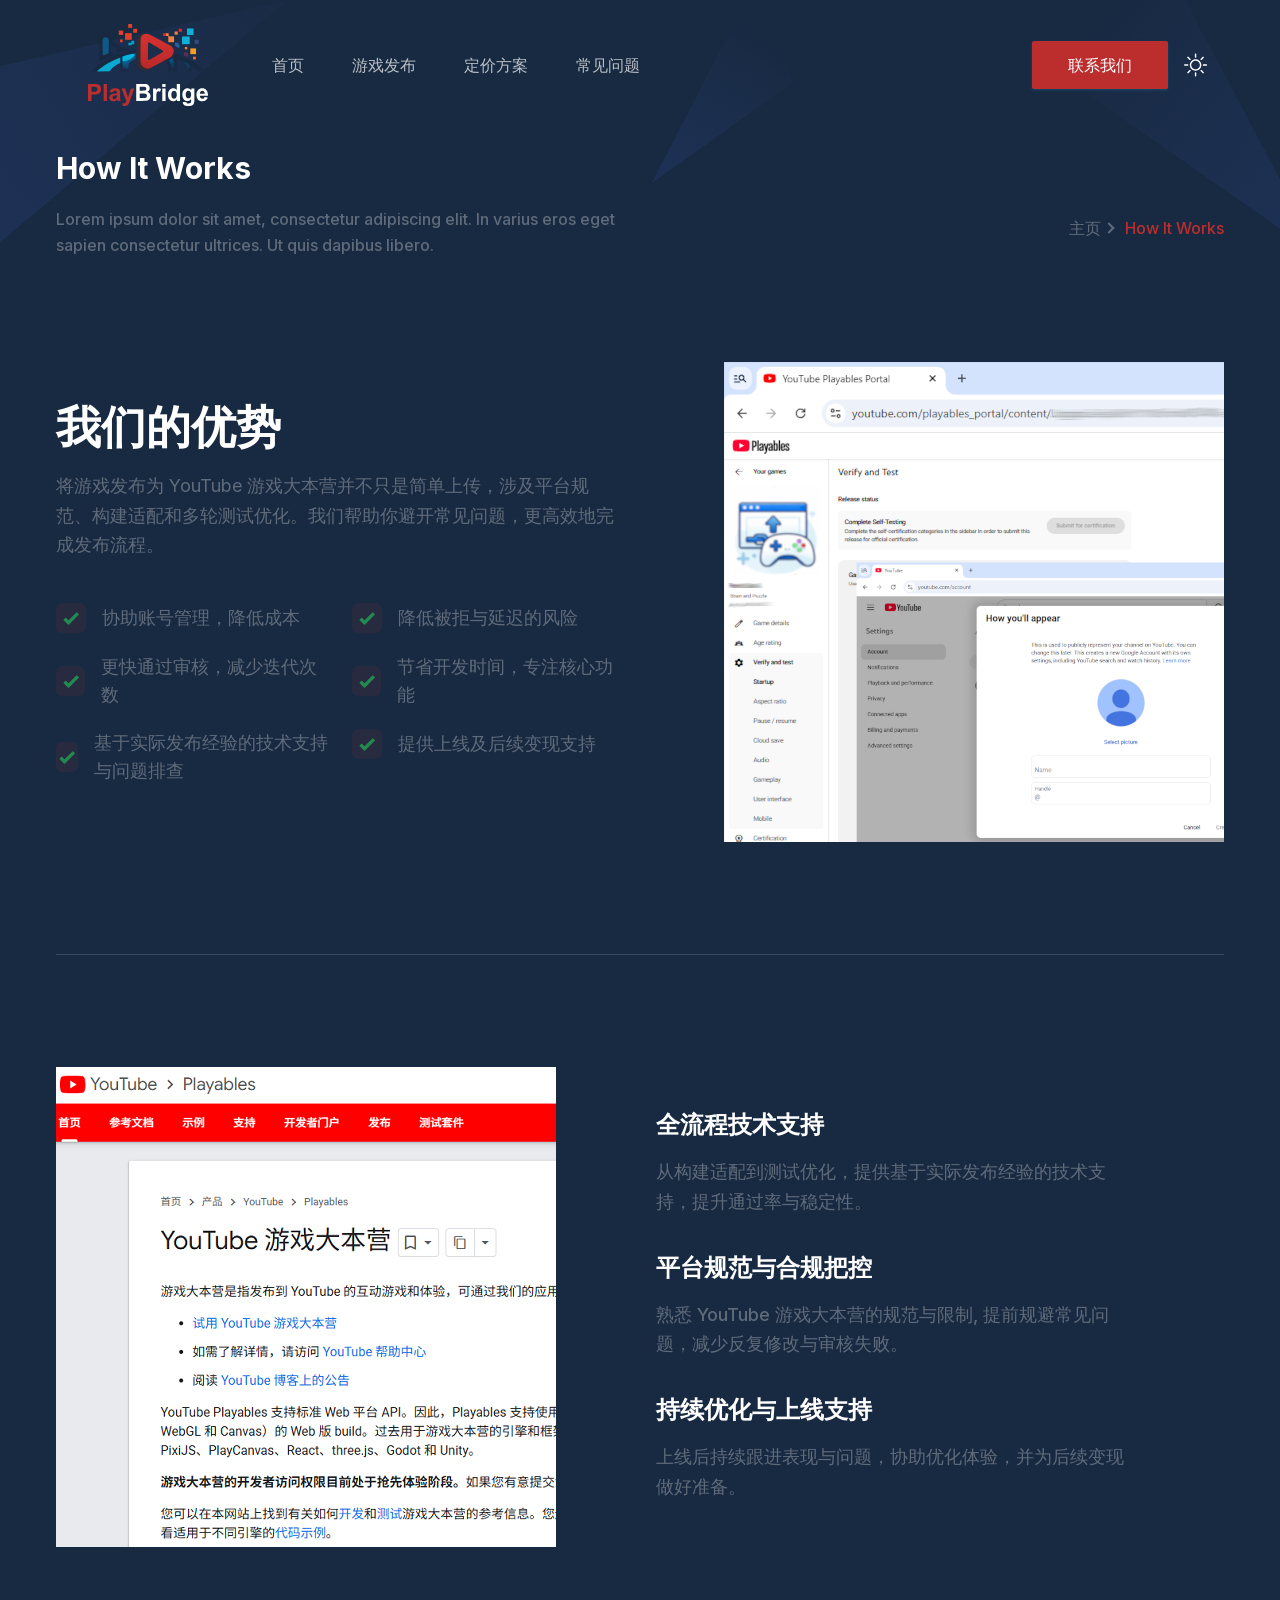
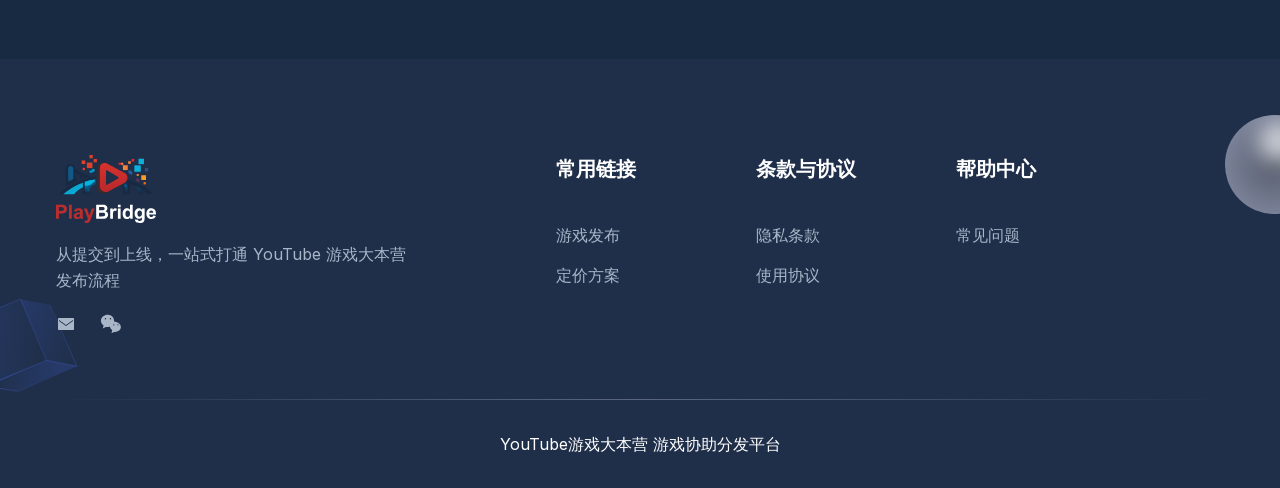
<file: about.html>
<!DOCTYPE html><!--89MCSDM_auQf8lvm_tGuB--><html lang="en"><head><meta charSet="utf-8"/><meta name="viewport" content="width=device-width, initial-scale=1"/><link rel="preload" href="/_next/static/media/83afe278b6a6bb3c-s.p.3a6ba036.woff2" as="font" crossorigin="" type="font/woff2"/><link rel="stylesheet" href="/_next/static/chunks/02b21e27d76b83f4.css" data-precedence="next"/><link rel="preload" as="script" fetchPriority="low" href="/_next/static/chunks/672f37f0f4789434.js"/><script src="/_next/static/chunks/8c4bb65ca9f95eb5.js" async=""></script><script src="/_next/static/chunks/8008d994f91f0fb6.js" async=""></script><script src="/_next/static/chunks/8296bf97416a5ebf.js" async=""></script><script src="/_next/static/chunks/turbopack-e8113b1ac129ff8a.js" async=""></script><script src="/_next/static/chunks/ff1a16fafef87110.js" async=""></script><script src="/_next/static/chunks/247eb132b7f7b574.js" async=""></script><script src="/_next/static/chunks/65d835358e08c573.js" async=""></script><link rel="preload" href="https://challenges.cloudflare.com/turnstile/v0/api.js" as="script"/><meta name="next-size-adjust" content=""/><title>How It Works Page | YouTube 游戏大本营协助分发平台</title><meta name="description" content="This is How It Works Page"/><script src="/_next/static/chunks/a6dad97d9634a72d.js" noModule=""></script></head><body class="bg-[#FCFCFC] dark:bg-black inter_5972bc34-module__OU16Qa__className"><div hidden=""><!--$--><!--/$--></div><script>!function(){try{var d=document.documentElement,c=d.classList;c.remove('light','dark');var e=localStorage.getItem('theme');if(e){c.add(e|| '')}else{c.add('dark');}if(e==='light'||e==='dark'||!e)d.style.colorScheme=e||'dark'}catch(t){}}();</script><div class="isolate"><header class="header top-0 left-0 z-40 flex w-full items-center absolute bg-transparent"><div class="container"><div class="relative -mx-4 pl-6 flex items-center justify-between"><div class="w-42 max-w-full pl-6 xl:mr-12"><a class="header-logo block w-full py-6 " href="/"><img alt="logo" loading="lazy" width="120" height="20" decoding="async" data-nimg="1" class="w-full dark:hidden" style="color:transparent" src="/images/logo/logo-2.svg"/><img alt="logo" loading="lazy" width="120" height="20" decoding="async" data-nimg="1" class="hidden w-full dark:block" style="color:transparent" src="/images/logo/logo.svg"/></a></div><div class="flex w-full items-center justify-between px-4"><div><button id="navbarToggler" aria-label="Mobile Menu" class="ring-primary absolute top-1/2 right-4 block translate-y-[-50%] rounded-lg px-3 py-[6px] focus:ring-2 lg:hidden"><span class="relative my-1.5 block h-0.5 w-[30px] bg-black transition-all duration-300 dark:bg-white  "></span><span class="relative my-1.5 block h-0.5 w-[30px] bg-black transition-all duration-300 dark:bg-white  "></span><span class="relative my-1.5 block h-0.5 w-[30px] bg-black transition-all duration-300 dark:bg-white  "></span></button><nav id="navbarCollapse" class="navbar border-body-color/50 dark:border-body-color/20 dark:bg-dark absolute right-0 z-30 w-[250px] rounded border-[.5px] bg-white px-6 py-4 duration-300 lg:visible lg:static lg:w-auto lg:border-none lg:!bg-transparent lg:p-0 lg:opacity-100 invisible top-[120%] opacity-0"><ul class="block lg:flex lg:space-x-12"><li class="group relative"><a class="flex py-2 text-base lg:mr-0 lg:inline-flex lg:px-0 lg:py-6 text-dark hover:text-primary dark:text-white/70 dark:hover:text-white" href="/">首页</a></li><li class="group relative"><a class="flex py-2 text-base lg:mr-0 lg:inline-flex lg:px-0 lg:py-6 text-dark hover:text-primary dark:text-white/70 dark:hover:text-white" href="/how-it-works">游戏发布</a></li><li class="group relative"><a class="flex py-2 text-base lg:mr-0 lg:inline-flex lg:px-0 lg:py-6 text-dark hover:text-primary dark:text-white/70 dark:hover:text-white" href="/pricing">定价方案</a></li><li class="group relative"><a class="flex py-2 text-base lg:mr-0 lg:inline-flex lg:px-0 lg:py-6 text-dark hover:text-primary dark:text-white/70 dark:hover:text-white" href="/faq">常见问题</a></li></ul></nav></div><div class="flex items-center justify-end pr-16 lg:pr-0"><a class="ease-in-up shadow-btn hover:shadow-btn-hover bg-primary hover:bg-primary/90 rounded-xs px-8 py-3 text-base font-medium text-white transition duration-300 md:block md:px-9 lg:px-6 xl:px-9" href="/contact-us">联系我们</a><div><button aria-label="theme toggler" class="flex items-center justify-center text-black rounded-full cursor-pointer bg-gray-2 dark:bg-dark-bg h-9 w-9 dark:text-white md:h-14 md:w-14"><svg viewBox="0 0 23 23" class="w-5 h-5 stroke-current dark:hidden md:h-6 md:w-6" fill="none"><path d="M9.55078 1.5C5.80078 1.5 1.30078 5.25 1.30078 11.25C1.30078 17.25 5.80078 21.75 11.8008 21.75C17.8008 21.75 21.5508 17.25 21.5508 13.5C13.3008 18.75 4.30078 9.75 9.55078 1.5Z" stroke-width="2" stroke-linecap="round" stroke-linejoin="round"></path></svg><svg viewBox="0 0 25 24" fill="none" xmlns="http://www.w3.org/2000/svg" class="hidden w-5 h-5 dark:block md:h-6 md:w-6"><mask id="path-1-inside-1_977:1934" fill="white"><path d="M12.0508 16.5C10.8573 16.5 9.71271 16.0259 8.8688 15.182C8.02489 14.3381 7.55078 13.1935 7.55078 12C7.55078 10.8065 8.02489 9.66193 8.8688 8.81802C9.71271 7.97411 10.8573 7.5 12.0508 7.5C13.2443 7.5 14.3888 7.97411 15.2328 8.81802C16.0767 9.66193 16.5508 10.8065 16.5508 12C16.5508 13.1935 16.0767 14.3381 15.2328 15.182C14.3888 16.0259 13.2443 16.5 12.0508 16.5ZM12.0508 18C13.6421 18 15.1682 17.3679 16.2934 16.2426C17.4186 15.1174 18.0508 13.5913 18.0508 12C18.0508 10.4087 17.4186 8.88258 16.2934 7.75736C15.1682 6.63214 13.6421 6 12.0508 6C10.4595 6 8.93336 6.63214 7.80814 7.75736C6.68292 8.88258 6.05078 10.4087 6.05078 12C6.05078 13.5913 6.68292 15.1174 7.80814 16.2426C8.93336 17.3679 10.4595 18 12.0508 18ZM12.0508 0C12.2497 0 12.4405 0.0790176 12.5811 0.21967C12.7218 0.360322 12.8008 0.551088 12.8008 0.75V3.75C12.8008 3.94891 12.7218 4.13968 12.5811 4.28033C12.4405 4.42098 12.2497 4.5 12.0508 4.5C11.8519 4.5 11.6611 4.42098 11.5205 4.28033C11.3798 4.13968 11.3008 3.94891 11.3008 3.75V0.75C11.3008 0.551088 11.3798 0.360322 11.5205 0.21967C11.6611 0.0790176 11.8519 0 12.0508 0V0ZM12.0508 19.5C12.2497 19.5 12.4405 19.579 12.5811 19.7197C12.7218 19.8603 12.8008 20.0511 12.8008 20.25V23.25C12.8008 23.4489 12.7218 23.6397 12.5811 23.7803C12.4405 23.921 12.2497 24 12.0508 24C11.8519 24 11.6611 23.921 11.5205 23.7803C11.3798 23.6397 11.3008 23.4489 11.3008 23.25V20.25C11.3008 20.0511 11.3798 19.8603 11.5205 19.7197C11.6611 19.579 11.8519 19.5 12.0508 19.5ZM24.0508 12C24.0508 12.1989 23.9718 12.3897 23.8311 12.5303C23.6905 12.671 23.4997 12.75 23.3008 12.75H20.3008C20.1019 12.75 19.9111 12.671 19.7705 12.5303C19.6298 12.3897 19.5508 12.1989 19.5508 12C19.5508 11.8011 19.6298 11.6103 19.7705 11.4697C19.9111 11.329 20.1019 11.25 20.3008 11.25H23.3008C23.4997 11.25 23.6905 11.329 23.8311 11.4697C23.9718 11.6103 24.0508 11.8011 24.0508 12ZM4.55078 12C4.55078 12.1989 4.47176 12.3897 4.33111 12.5303C4.19046 12.671 3.99969 12.75 3.80078 12.75H0.800781C0.601869 12.75 0.411103 12.671 0.270451 12.5303C0.129799 12.3897 0.0507813 12.1989 0.0507812 12C0.0507813 11.8011 0.129799 11.6103 0.270451 11.4697C0.411103 11.329 0.601869 11.25 0.800781 11.25H3.80078C3.99969 11.25 4.19046 11.329 4.33111 11.4697C4.47176 11.6103 4.55078 11.8011 4.55078 12ZM20.5363 3.5145C20.6769 3.65515 20.7559 3.84588 20.7559 4.04475C20.7559 4.24362 20.6769 4.43435 20.5363 4.575L18.4153 6.6975C18.3455 6.76713 18.2628 6.82235 18.1717 6.86C18.0806 6.89765 17.983 6.91699 17.8845 6.91692C17.6855 6.91678 17.4947 6.83758 17.354 6.69675C17.2844 6.62702 17.2292 6.54425 17.1915 6.45318C17.1539 6.36211 17.1345 6.26452 17.1346 6.16597C17.1348 5.96695 17.214 5.77613 17.3548 5.6355L19.4758 3.5145C19.6164 3.3739 19.8072 3.29491 20.006 3.29491C20.2049 3.29491 20.3956 3.3739 20.5363 3.5145ZM6.74678 17.304C6.88738 17.4446 6.96637 17.6354 6.96637 17.8342C6.96637 18.0331 6.88738 18.2239 6.74678 18.3645L4.62578 20.4855C4.48433 20.6221 4.29488 20.6977 4.09823 20.696C3.90158 20.6943 3.71347 20.6154 3.57442 20.4764C3.43536 20.3373 3.35648 20.1492 3.35478 19.9526C3.35307 19.7559 3.42866 19.5665 3.56528 19.425L5.68628 17.304C5.82693 17.1634 6.01766 17.0844 6.21653 17.0844C6.4154 17.0844 6.60614 17.1634 6.74678 17.304ZM20.5363 20.4855C20.3956 20.6261 20.2049 20.7051 20.006 20.7051C19.8072 20.7051 19.6164 20.6261 19.4758 20.4855L17.3548 18.3645C17.2182 18.223 17.1426 18.0336 17.1443 17.8369C17.146 17.6403 17.2249 17.4522 17.3639 17.3131C17.503 17.1741 17.6911 17.0952 17.8877 17.0935C18.0844 17.0918 18.2738 17.1674 18.4153 17.304L20.5363 19.425C20.6769 19.5656 20.7559 19.7564 20.7559 19.9552C20.7559 20.1541 20.6769 20.3449 20.5363 20.4855ZM6.74678 6.6975C6.60614 6.8381 6.4154 6.91709 6.21653 6.91709C6.01766 6.91709 5.82693 6.8381 5.68628 6.6975L3.56528 4.575C3.49365 4.50582 3.43651 4.42306 3.39721 4.33155C3.3579 4.24005 3.33721 4.14164 3.33634 4.04205C3.33548 3.94247 3.35445 3.84371 3.39216 3.75153C3.42988 3.65936 3.48557 3.57562 3.55598 3.5052C3.6264 3.43478 3.71014 3.37909 3.80232 3.34138C3.89449 3.30367 3.99325 3.2847 4.09283 3.28556C4.19242 3.28643 4.29083 3.30712 4.38233 3.34642C4.47384 3.38573 4.5566 3.44287 4.62578 3.5145L6.74678 5.6355C6.81663 5.70517 6.87204 5.78793 6.90985 5.87905C6.94766 5.97017 6.96712 6.06785 6.96712 6.1665C6.96712 6.26515 6.94766 6.36283 6.90985 6.45395C6.87204 6.54507 6.81663 6.62783 6.74678 6.6975Z"></path></mask><path d="M12.0508 16.5C10.8573 16.5 9.71271 16.0259 8.8688 15.182C8.02489 14.3381 7.55078 13.1935 7.55078 12C7.55078 10.8065 8.02489 9.66193 8.8688 8.81802C9.71271 7.97411 10.8573 7.5 12.0508 7.5C13.2443 7.5 14.3888 7.97411 15.2328 8.81802C16.0767 9.66193 16.5508 10.8065 16.5508 12C16.5508 13.1935 16.0767 14.3381 15.2328 15.182C14.3888 16.0259 13.2443 16.5 12.0508 16.5ZM12.0508 18C13.6421 18 15.1682 17.3679 16.2934 16.2426C17.4186 15.1174 18.0508 13.5913 18.0508 12C18.0508 10.4087 17.4186 8.88258 16.2934 7.75736C15.1682 6.63214 13.6421 6 12.0508 6C10.4595 6 8.93336 6.63214 7.80814 7.75736C6.68292 8.88258 6.05078 10.4087 6.05078 12C6.05078 13.5913 6.68292 15.1174 7.80814 16.2426C8.93336 17.3679 10.4595 18 12.0508 18ZM12.0508 0C12.2497 0 12.4405 0.0790176 12.5811 0.21967C12.7218 0.360322 12.8008 0.551088 12.8008 0.75V3.75C12.8008 3.94891 12.7218 4.13968 12.5811 4.28033C12.4405 4.42098 12.2497 4.5 12.0508 4.5C11.8519 4.5 11.6611 4.42098 11.5205 4.28033C11.3798 4.13968 11.3008 3.94891 11.3008 3.75V0.75C11.3008 0.551088 11.3798 0.360322 11.5205 0.21967C11.6611 0.0790176 11.8519 0 12.0508 0V0ZM12.0508 19.5C12.2497 19.5 12.4405 19.579 12.5811 19.7197C12.7218 19.8603 12.8008 20.0511 12.8008 20.25V23.25C12.8008 23.4489 12.7218 23.6397 12.5811 23.7803C12.4405 23.921 12.2497 24 12.0508 24C11.8519 24 11.6611 23.921 11.5205 23.7803C11.3798 23.6397 11.3008 23.4489 11.3008 23.25V20.25C11.3008 20.0511 11.3798 19.8603 11.5205 19.7197C11.6611 19.579 11.8519 19.5 12.0508 19.5ZM24.0508 12C24.0508 12.1989 23.9718 12.3897 23.8311 12.5303C23.6905 12.671 23.4997 12.75 23.3008 12.75H20.3008C20.1019 12.75 19.9111 12.671 19.7705 12.5303C19.6298 12.3897 19.5508 12.1989 19.5508 12C19.5508 11.8011 19.6298 11.6103 19.7705 11.4697C19.9111 11.329 20.1019 11.25 20.3008 11.25H23.3008C23.4997 11.25 23.6905 11.329 23.8311 11.4697C23.9718 11.6103 24.0508 11.8011 24.0508 12ZM4.55078 12C4.55078 12.1989 4.47176 12.3897 4.33111 12.5303C4.19046 12.671 3.99969 12.75 3.80078 12.75H0.800781C0.601869 12.75 0.411103 12.671 0.270451 12.5303C0.129799 12.3897 0.0507813 12.1989 0.0507812 12C0.0507813 11.8011 0.129799 11.6103 0.270451 11.4697C0.411103 11.329 0.601869 11.25 0.800781 11.25H3.80078C3.99969 11.25 4.19046 11.329 4.33111 11.4697C4.47176 11.6103 4.55078 11.8011 4.55078 12ZM20.5363 3.5145C20.6769 3.65515 20.7559 3.84588 20.7559 4.04475C20.7559 4.24362 20.6769 4.43435 20.5363 4.575L18.4153 6.6975C18.3455 6.76713 18.2628 6.82235 18.1717 6.86C18.0806 6.89765 17.983 6.91699 17.8845 6.91692C17.6855 6.91678 17.4947 6.83758 17.354 6.69675C17.2844 6.62702 17.2292 6.54425 17.1915 6.45318C17.1539 6.36211 17.1345 6.26452 17.1346 6.16597C17.1348 5.96695 17.214 5.77613 17.3548 5.6355L19.4758 3.5145C19.6164 3.3739 19.8072 3.29491 20.006 3.29491C20.2049 3.29491 20.3956 3.3739 20.5363 3.5145ZM6.74678 17.304C6.88738 17.4446 6.96637 17.6354 6.96637 17.8342C6.96637 18.0331 6.88738 18.2239 6.74678 18.3645L4.62578 20.4855C4.48433 20.6221 4.29488 20.6977 4.09823 20.696C3.90158 20.6943 3.71347 20.6154 3.57442 20.4764C3.43536 20.3373 3.35648 20.1492 3.35478 19.9526C3.35307 19.7559 3.42866 19.5665 3.56528 19.425L5.68628 17.304C5.82693 17.1634 6.01766 17.0844 6.21653 17.0844C6.4154 17.0844 6.60614 17.1634 6.74678 17.304ZM20.5363 20.4855C20.3956 20.6261 20.2049 20.7051 20.006 20.7051C19.8072 20.7051 19.6164 20.6261 19.4758 20.4855L17.3548 18.3645C17.2182 18.223 17.1426 18.0336 17.1443 17.8369C17.146 17.6403 17.2249 17.4522 17.3639 17.3131C17.503 17.1741 17.6911 17.0952 17.8877 17.0935C18.0844 17.0918 18.2738 17.1674 18.4153 17.304L20.5363 19.425C20.6769 19.5656 20.7559 19.7564 20.7559 19.9552C20.7559 20.1541 20.6769 20.3449 20.5363 20.4855ZM6.74678 6.6975C6.60614 6.8381 6.4154 6.91709 6.21653 6.91709C6.01766 6.91709 5.82693 6.8381 5.68628 6.6975L3.56528 4.575C3.49365 4.50582 3.43651 4.42306 3.39721 4.33155C3.3579 4.24005 3.33721 4.14164 3.33634 4.04205C3.33548 3.94247 3.35445 3.84371 3.39216 3.75153C3.42988 3.65936 3.48557 3.57562 3.55598 3.5052C3.6264 3.43478 3.71014 3.37909 3.80232 3.34138C3.89449 3.30367 3.99325 3.2847 4.09283 3.28556C4.19242 3.28643 4.29083 3.30712 4.38233 3.34642C4.47384 3.38573 4.5566 3.44287 4.62578 3.5145L6.74678 5.6355C6.81663 5.70517 6.87204 5.78793 6.90985 5.87905C6.94766 5.97017 6.96712 6.06785 6.96712 6.1665C6.96712 6.26515 6.94766 6.36283 6.90985 6.45395C6.87204 6.54507 6.81663 6.62783 6.74678 6.6975Z" fill="black" stroke="white" stroke-width="2" mask="url(#path-1-inside-1_977:1934)"></path></svg></button></div></div></div></div></div></header><section class="relative z-10 overflow-hidden pt-28 lg:pt-[150px]"><div class="container"><div class="-mx-4 flex flex-wrap items-center"><div class="w-full px-4 md:w-8/12 lg:w-7/12"><div class="mb-8 max-w-[570px] md:mb-0 lg:mb-12"><h1 class="mb-5 text-2xl font-bold text-black sm:text-3xl dark:text-white">How It Works</h1><p class="text-body-color text-base leading-relaxed font-medium">Lorem ipsum dolor sit amet, consectetur adipiscing elit. In varius eros eget sapien consectetur ultrices. Ut quis dapibus libero.</p></div></div><div class="w-full px-4 md:w-4/12 lg:w-5/12"><div class="text-end"><ul class="flex items-center md:justify-end"><li class="flex items-center"><a class="text-body-color hover:text-primary pr-1 text-base font-medium" href="/">主页</a><span class="border-body-color mr-3 block h-2 w-2 rotate-45 border-t-2 border-r-2"></span></li><li class="text-primary text-base font-medium">How It Works</li></ul></div></div></div></div><div><span class="absolute top-0 left-0 z-[-1]"><svg width="287" height="254" viewBox="0 0 287 254" fill="none" xmlns="http://www.w3.org/2000/svg"><path opacity="0.1" d="M286.5 0.5L-14.5 254.5V69.5L286.5 0.5Z" fill="url(#paint0_linear_111:578)"></path><defs><linearGradient id="paint0_linear_111:578" x1="-40.5" y1="117" x2="301.926" y2="-97.1485" gradientUnits="userSpaceOnUse"><stop stop-color="#4A6CF7"></stop><stop offset="1" stop-color="#4A6CF7" stop-opacity="0"></stop></linearGradient></defs></svg></span><span class="absolute top-0 right-0 z-[-1]"><svg width="628" height="258" viewBox="0 0 628 258" fill="none" xmlns="http://www.w3.org/2000/svg"><path opacity="0.1" d="M669.125 257.002L345.875 31.9983L524.571 -15.8832L669.125 257.002Z" fill="url(#paint0_linear_0:1)"></path><path opacity="0.1" d="M0.0716344 182.78L101.988 -15.0769L142.154 81.4093L0.0716344 182.78Z" fill="url(#paint1_linear_0:1)"></path><defs><linearGradient id="paint0_linear_0:1" x1="644" y1="221" x2="429.946" y2="37.0429" gradientUnits="userSpaceOnUse"><stop stop-color="#4A6CF7"></stop><stop offset="1" stop-color="#4A6CF7" stop-opacity="0"></stop></linearGradient><linearGradient id="paint1_linear_0:1" x1="18.3648" y1="166.016" x2="105.377" y2="32.3398" gradientUnits="userSpaceOnUse"><stop stop-color="#4A6CF7"></stop><stop offset="1" stop-color="#4A6CF7" stop-opacity="0"></stop></linearGradient></defs></svg></span></div></section><section id="about" class="pt-8 md:pt-8 lg:pt-14"><div class="container"><div class="border-body-color/[.15] border-b pb-16 md:pb-20 lg:pb-28 dark:border-white/[.15]"><div class="-mx-4 flex flex-wrap items-center"><div class="w-full px-4 lg:w-1/2"><div class="w-full " style="max-width:570px;margin-bottom:44px"><h2 class="mb-4 text-3xl font-bold leading-tight! text-black dark:text-white sm:text-4xl md:text-[45px]">我们的优势</h2><p class="text-base leading-relaxed! text-body-color md:text-lg">将游戏发布为 YouTube 游戏大本营并不只是简单上传，涉及平台规范、构建适配和多轮测试优化。我们帮助你避开常见问题，更高效地完成发布流程。</p></div><div class="mb-12 max-w-[570px] lg:mb-0" data-wow-delay=".15s"><div class="mx-[-12px] flex flex-wrap"><div class="w-full px-3 sm:w-1/2 lg:w-full xl:w-1/2"><p class="text-body-color mb-5 flex items-center text-lg font-medium"><span class="bg-primary/10 text-green/70 mr-4 flex h-[30px] w-[30px] items-center justify-center rounded-md"><svg width="16" height="13" viewBox="0 0 16 13" class="fill-current"><path d="M5.8535 12.6631C5.65824 12.8584 5.34166 12.8584 5.1464 12.6631L0.678505 8.1952C0.483242 7.99994 0.483242 7.68336 0.678505 7.4881L2.32921 5.83739C2.52467 5.64193 2.84166 5.64216 3.03684 5.83791L5.14622 7.95354C5.34147 8.14936 5.65859 8.14952 5.85403 7.95388L13.3797 0.420561C13.575 0.22513 13.8917 0.225051 14.087 0.420383L15.7381 2.07143C15.9333 2.26669 15.9333 2.58327 15.7381 2.77854L5.8535 12.6631Z"></path></svg></span>协助账号管理，降低成本</p><p class="text-body-color mb-5 flex items-center text-lg font-medium"><span class="bg-primary/10 text-green/70 mr-4 flex h-[30px] w-[30px] items-center justify-center rounded-md"><svg width="16" height="13" viewBox="0 0 16 13" class="fill-current"><path d="M5.8535 12.6631C5.65824 12.8584 5.34166 12.8584 5.1464 12.6631L0.678505 8.1952C0.483242 7.99994 0.483242 7.68336 0.678505 7.4881L2.32921 5.83739C2.52467 5.64193 2.84166 5.64216 3.03684 5.83791L5.14622 7.95354C5.34147 8.14936 5.65859 8.14952 5.85403 7.95388L13.3797 0.420561C13.575 0.22513 13.8917 0.225051 14.087 0.420383L15.7381 2.07143C15.9333 2.26669 15.9333 2.58327 15.7381 2.77854L5.8535 12.6631Z"></path></svg></span>更快通过审核，减少迭代次数</p><p class="text-body-color mb-5 flex items-center text-lg font-medium"><span class="bg-primary/10 text-green/70 mr-4 flex h-[30px] w-[30px] items-center justify-center rounded-md"><svg width="16" height="13" viewBox="0 0 16 13" class="fill-current"><path d="M5.8535 12.6631C5.65824 12.8584 5.34166 12.8584 5.1464 12.6631L0.678505 8.1952C0.483242 7.99994 0.483242 7.68336 0.678505 7.4881L2.32921 5.83739C2.52467 5.64193 2.84166 5.64216 3.03684 5.83791L5.14622 7.95354C5.34147 8.14936 5.65859 8.14952 5.85403 7.95388L13.3797 0.420561C13.575 0.22513 13.8917 0.225051 14.087 0.420383L15.7381 2.07143C15.9333 2.26669 15.9333 2.58327 15.7381 2.77854L5.8535 12.6631Z"></path></svg></span>基于实际发布经验的技术支持与问题排查</p></div><div class="w-full px-3 sm:w-1/2 lg:w-full xl:w-1/2"><p class="text-body-color mb-5 flex items-center text-lg font-medium"><span class="bg-primary/10 text-green/70 mr-4 flex h-[30px] w-[30px] items-center justify-center rounded-md"><svg width="16" height="13" viewBox="0 0 16 13" class="fill-current"><path d="M5.8535 12.6631C5.65824 12.8584 5.34166 12.8584 5.1464 12.6631L0.678505 8.1952C0.483242 7.99994 0.483242 7.68336 0.678505 7.4881L2.32921 5.83739C2.52467 5.64193 2.84166 5.64216 3.03684 5.83791L5.14622 7.95354C5.34147 8.14936 5.65859 8.14952 5.85403 7.95388L13.3797 0.420561C13.575 0.22513 13.8917 0.225051 14.087 0.420383L15.7381 2.07143C15.9333 2.26669 15.9333 2.58327 15.7381 2.77854L5.8535 12.6631Z"></path></svg></span>降低被拒与延迟的风险</p><p class="text-body-color mb-5 flex items-center text-lg font-medium"><span class="bg-primary/10 text-green/70 mr-4 flex h-[30px] w-[30px] items-center justify-center rounded-md"><svg width="16" height="13" viewBox="0 0 16 13" class="fill-current"><path d="M5.8535 12.6631C5.65824 12.8584 5.34166 12.8584 5.1464 12.6631L0.678505 8.1952C0.483242 7.99994 0.483242 7.68336 0.678505 7.4881L2.32921 5.83739C2.52467 5.64193 2.84166 5.64216 3.03684 5.83791L5.14622 7.95354C5.34147 8.14936 5.65859 8.14952 5.85403 7.95388L13.3797 0.420561C13.575 0.22513 13.8917 0.225051 14.087 0.420383L15.7381 2.07143C15.9333 2.26669 15.9333 2.58327 15.7381 2.77854L5.8535 12.6631Z"></path></svg></span>节省开发时间，专注核心功能</p><p class="text-body-color mb-5 flex items-center text-lg font-medium"><span class="bg-primary/10 text-green/70 mr-4 flex h-[30px] w-[30px] items-center justify-center rounded-md"><svg width="16" height="13" viewBox="0 0 16 13" class="fill-current"><path d="M5.8535 12.6631C5.65824 12.8584 5.34166 12.8584 5.1464 12.6631L0.678505 8.1952C0.483242 7.99994 0.483242 7.68336 0.678505 7.4881L2.32921 5.83739C2.52467 5.64193 2.84166 5.64216 3.03684 5.83791L5.14622 7.95354C5.34147 8.14936 5.65859 8.14952 5.85403 7.95388L13.3797 0.420561C13.575 0.22513 13.8917 0.225051 14.087 0.420383L15.7381 2.07143C15.9333 2.26669 15.9333 2.58327 15.7381 2.77854L5.8535 12.6631Z"></path></svg></span>提供上线及后续变现支持</p></div></div></div></div><div class="w-full px-4 lg:w-1/2"><div class="relative mx-auto aspect-25/24 max-w-[500px] lg:mr-0"><img alt="about-image" loading="lazy" decoding="async" data-nimg="fill" class="drop-shadow-three mx-auto max-w-full lg:mr-0 dark:hidden dark:drop-shadow-none" style="position:absolute;height:100%;width:100%;left:0;top:0;right:0;bottom:0;color:transparent" src="/images/about/about-01.png"/><img alt="about-image" loading="lazy" decoding="async" data-nimg="fill" class="drop-shadow-three mx-auto hidden max-w-full lg:mr-0 dark:block dark:drop-shadow-none" style="position:absolute;height:100%;width:100%;left:0;top:0;right:0;bottom:0;color:transparent" src="/images/about/about-01.png"/></div></div></div></div></div></section><section class="py-16 md:py-20 lg:py-28"><div class="container"><div class="-mx-4 flex flex-wrap items-center"><div class="w-full px-4 lg:w-1/2"><div class="relative mx-auto mb-12 aspect-25/24 max-w-[500px] text-center lg:m-0" data-wow-delay=".15s"><img alt="about image" loading="lazy" decoding="async" data-nimg="fill" class="drop-shadow-three dark:hidden dark:drop-shadow-none" style="position:absolute;height:100%;width:100%;left:0;top:0;right:0;bottom:0;color:transparent" src="/images/about/about-02.png"/><img alt="about image" loading="lazy" decoding="async" data-nimg="fill" class="drop-shadow-three hidden dark:block dark:drop-shadow-none" style="position:absolute;height:100%;width:100%;left:0;top:0;right:0;bottom:0;color:transparent" src="/images/about/about-02.png"/></div></div><div class="w-full px-4 lg:w-1/2"><div class="max-w-[470px]"><div class="mb-9"><h3 class="mb-4 text-xl font-bold text-black sm:text-2xl lg:text-xl xl:text-2xl dark:text-white">全流程技术支持</h3><p class="text-body-color text-base leading-relaxed font-medium sm:text-lg sm:leading-relaxed">从构建适配到测试优化，提供基于实际发布经验的技术支持，提升通过率与稳定性。</p></div><div class="mb-9"><h3 class="mb-4 text-xl font-bold text-black sm:text-2xl lg:text-xl xl:text-2xl dark:text-white">平台规范与合规把控</h3><p class="text-body-color text-base leading-relaxed font-medium sm:text-lg sm:leading-relaxed">熟悉 YouTube 游戏大本营的规范与限制, 提前规避常见问题，减少反复修改与审核失败。</p></div><div class="mb-1"><h3 class="mb-4 text-xl font-bold text-black sm:text-2xl lg:text-xl xl:text-2xl dark:text-white">持续优化与上线支持</h3><p class="text-body-color text-base leading-relaxed font-medium sm:text-lg sm:leading-relaxed">上线后持续跟进表现与问题，协助优化体验，并为后续变现做好准备。</p></div></div></div></div></div></section><!--$--><!--/$--><footer class="dark:bg-gray-dark relative z-10 bg-white pt-16 md:pt-20 lg:pt-24"><div class="container"><div class="-mx-4 flex flex-wrap"><div class="w-full px-4 md:w-1/2 lg:w-4/12 xl:w-5/12"><div class="mb-12 max-w-[360px] lg:mb-16"><a class="mb-3 inline-block w-25" href="/"><img alt="logo" loading="lazy" width="140" height="30" decoding="async" data-nimg="1" class="w-full dark:hidden" style="color:transparent" src="/images/logo/logo-2.svg"/><img alt="logo" loading="lazy" width="140" height="30" decoding="async" data-nimg="1" class="hidden w-full dark:block" style="color:transparent" src="/images/logo/logo.svg"/></a><p class="text-body-color dark:text-body-color-dark mb-5 text-base leading-relaxed">从提交到上线，一站式打通 YouTube 游戏大本营发布流程</p><div class="flex items-center"><a href="mailto:contact@ytplaybridge.com" aria-label="email-link" class="text-body-color hover:text-primary dark:text-body-color-dark dark:hover:text-primary duration-300"><svg class="fill-current" viewBox="0 0 20 20" height="20" width="20"><path d="M17 4H3C2.4 4 2 4.4 2 5V15C2 15.6 2.4 16 3 16H17C17.6 16 18 15.6 18 15V5C18 4.4 17.6 4 17 4ZM17 7L10 12L3 7V6L10 11L17 6V7Z"></path></svg></a><button aria-label="wechat-contact" class="text-body-color hover:text-primary dark:text-body-color-dark dark:hover:text-primary ml-6 duration-300"><svg width="22" height="22" viewBox="0 0 24 24" fill="currentColor"><path d="M8.691 2C4.443 2 1 4.908 1 8.494c0 2.062 1.146 3.894 2.93 5.087L3 17l3.432-1.715c.406.057.826.087 1.259.087 4.248 0 7.691-2.908 7.691-6.494S12.939 2 8.691 2zm-2.72 5.22c-.473 0-.857-.384-.857-.857s.384-.857.857-.857.857.384.857.857-.384.857-.857.857zm5.44 0c-.473 0-.857-.384-.857-.857s.384-.857.857-.857.857.384.857.857-.384.857-.857.857zM17.308 9.143c-3.529 0-6.392 2.415-6.392 5.393 0 1.71.94 3.23 2.405 4.219L12.5 22l2.815-1.408c.337.047.685.072 1.042.072 3.529 0 6.393-2.415 6.393-5.393 0-2.978-2.864-5.393-6.442-5.393zm-2.261 4.455c-.394 0-.714-.32-.714-.714s.32-.714.714-.714.714.32.714.714-.32.714-.714.714zm4.522 0c-.394 0-.714-.32-.714-.714s.32-.714.714-.714.714.32.714.714-.32.714-.714.714z"></path></svg></button></div></div></div><div class="w-full px-4 sm:w-1/2 md:w-1/2 lg:w-2/12 xl:w-2/12"><div class="mb-12 lg:mb-16"><h2 class="mb-10 text-xl font-bold text-black dark:text-white">常用链接</h2><ul><li><a class="text-body-color hover:text-primary dark:text-body-color-dark dark:hover:text-primary mb-4 inline-block text-base duration-300" href="/how-it-works">游戏发布</a></li><li><a class="text-body-color hover:text-primary dark:text-body-color-dark dark:hover:text-primary mb-4 inline-block text-base duration-300" href="/">定价方案</a></li></ul></div></div><div class="w-full px-4 sm:w-1/2 md:w-1/2 lg:w-2/12 xl:w-2/12"><div class="mb-12 lg:mb-16"><h2 class="mb-10 text-xl font-bold text-black dark:text-white">条款与协议</h2><ul><li><a class="text-body-color hover:text-primary dark:text-body-color-dark dark:hover:text-primary mb-4 inline-block text-base duration-300" href="/privacy-policy">隐私条款</a></li><li><a class="text-body-color hover:text-primary dark:text-body-color-dark dark:hover:text-primary mb-4 inline-block text-base duration-300" href="/term-of-service">使用协议</a></li></ul></div></div><div class="w-full px-4 md:w-1/2 lg:w-4/12 xl:w-3/12"><div class="mb-12 lg:mb-16"><h2 class="mb-10 text-xl font-bold text-black dark:text-white">帮助中心</h2><ul><li><a class="text-body-color hover:text-primary dark:text-body-color-dark dark:hover:text-primary mb-4 inline-block text-base duration-300" href="/">常见问题</a></li></ul></div></div></div><div class="h-px w-full bg-linear-to-r from-transparent via-[#D2D8E183] to-transparent dark:via-[#959CB183]"></div><div class="py-8"><p class="text-body-color text-center text-base dark:text-white">YouTube游戏大本营 游戏协助分发平台</p></div></div><div class="absolute top-14 right-0 z-[-1]"><svg width="55" height="99" viewBox="0 0 55 99" fill="none" xmlns="http://www.w3.org/2000/svg"><circle opacity="0.8" cx="49.5" cy="49.5" r="49.5" fill="#959CB1"></circle><mask id="mask0_94:899" style="mask-type:alpha" maskUnits="userSpaceOnUse" x="0" y="0" width="99" height="99"><circle opacity="0.8" cx="49.5" cy="49.5" r="49.5" fill="#4A6CF7"></circle></mask><g mask="url(#mask0_94:899)"><circle opacity="0.8" cx="49.5" cy="49.5" r="49.5" fill="url(#paint0_radial_94:899)"></circle><g opacity="0.8" filter="url(#filter0_f_94:899)"><circle cx="53.8676" cy="26.2061" r="20.3824" fill="white"></circle></g></g><defs><filter id="filter0_f_94:899" x="12.4852" y="-15.1763" width="82.7646" height="82.7646" filterUnits="userSpaceOnUse" color-interpolation-filters="sRGB"><feFlood flood-opacity="0" result="BackgroundImageFix"></feFlood><feBlend mode="normal" in="SourceGraphic" in2="BackgroundImageFix" result="shape"></feBlend><feGaussianBlur stdDeviation="10.5" result="effect1_foregroundBlur_94:899"></feGaussianBlur></filter><radialGradient id="paint0_radial_94:899" cx="0" cy="0" r="1" gradientUnits="userSpaceOnUse" gradientTransform="translate(49.5 49.5) rotate(90) scale(53.1397)"><stop stop-opacity="0.47"></stop><stop offset="1" stop-opacity="0"></stop></radialGradient></defs></svg></div><div class="absolute bottom-24 left-0 z-[-1]"><svg width="79" height="94" viewBox="0 0 79 94" fill="none" xmlns="http://www.w3.org/2000/svg"><rect opacity="0.3" x="-41" y="26.9426" width="66.6675" height="66.6675" transform="rotate(-22.9007 -41 26.9426)" fill="url(#paint0_linear_94:889)"></rect><rect x="-41" y="26.9426" width="66.6675" height="66.6675" transform="rotate(-22.9007 -41 26.9426)" stroke="url(#paint1_linear_94:889)" stroke-width="0.7"></rect><path opacity="0.3" d="M50.5215 7.42229L20.325 1.14771L46.2077 62.3249L77.1885 68.2073L50.5215 7.42229Z" fill="url(#paint2_linear_94:889)"></path><path d="M50.5215 7.42229L20.325 1.14771L46.2077 62.3249L76.7963 68.2073L50.5215 7.42229Z" stroke="url(#paint3_linear_94:889)" stroke-width="0.7"></path><path opacity="0.3" d="M17.9721 93.3057L-14.9695 88.2076L46.2077 62.325L77.1885 68.2074L17.9721 93.3057Z" fill="url(#paint4_linear_94:889)"></path><path d="M17.972 93.3057L-14.1852 88.2076L46.2077 62.325L77.1884 68.2074L17.972 93.3057Z" stroke="url(#paint5_linear_94:889)" stroke-width="0.7"></path><defs><linearGradient id="paint0_linear_94:889" x1="-41" y1="21.8445" x2="36.9671" y2="59.8878" gradientUnits="userSpaceOnUse"><stop stop-color="#4A6CF7" stop-opacity="0.62"></stop><stop offset="1" stop-color="#4A6CF7" stop-opacity="0"></stop></linearGradient><linearGradient id="paint1_linear_94:889" x1="25.6675" y1="95.9631" x2="-42.9608" y2="20.668" gradientUnits="userSpaceOnUse"><stop stop-color="#4A6CF7" stop-opacity="0"></stop><stop offset="1" stop-color="#4A6CF7" stop-opacity="0.51"></stop></linearGradient><linearGradient id="paint2_linear_94:889" x1="20.325" y1="-3.98039" x2="90.6248" y2="25.1062" gradientUnits="userSpaceOnUse"><stop stop-color="#4A6CF7" stop-opacity="0.62"></stop><stop offset="1" stop-color="#4A6CF7" stop-opacity="0"></stop></linearGradient><linearGradient id="paint3_linear_94:889" x1="18.3642" y1="-1.59742" x2="113.9" y2="80.6826" gradientUnits="userSpaceOnUse"><stop stop-color="#4A6CF7" stop-opacity="0"></stop><stop offset="1" stop-color="#4A6CF7" stop-opacity="0.51"></stop></linearGradient><linearGradient id="paint4_linear_94:889" x1="61.1098" y1="62.3249" x2="-8.82468" y2="58.2156" gradientUnits="userSpaceOnUse"><stop stop-color="#4A6CF7" stop-opacity="0.62"></stop><stop offset="1" stop-color="#4A6CF7" stop-opacity="0"></stop></linearGradient><linearGradient id="paint5_linear_94:889" x1="65.4236" y1="65.0701" x2="24.0178" y2="41.6598" gradientUnits="userSpaceOnUse"><stop stop-color="#4A6CF7" stop-opacity="0"></stop><stop offset="1" stop-color="#4A6CF7" stop-opacity="0.51"></stop></linearGradient></defs></svg></div></footer></div><div class="fixed right-8 bottom-8 z-99"></div><script src="/_next/static/chunks/672f37f0f4789434.js" id="_R_" async=""></script><script>(self.__next_f=self.__next_f||[]).push([0])</script><script>self.__next_f.push([1,"1:\"$Sreact.fragment\"\n2:I[92825,[\"/_next/static/chunks/ff1a16fafef87110.js\",\"/_next/static/chunks/247eb132b7f7b574.js\"],\"ClientSegmentRoot\"]\n3:I[53642,[\"/_next/static/chunks/65d835358e08c573.js\"],\"default\"]\n4:I[39756,[\"/_next/static/chunks/ff1a16fafef87110.js\",\"/_next/static/chunks/247eb132b7f7b574.js\"],\"default\"]\n5:I[37457,[\"/_next/static/chunks/ff1a16fafef87110.js\",\"/_next/static/chunks/247eb132b7f7b574.js\"],\"default\"]\n6:I[22016,[\"/_next/static/chunks/65d835358e08c573.js\"],\"\"]\nd:I[68027,[\"/_next/static/chunks/ff1a16fafef87110.js\",\"/_next/static/chunks/247eb132b7f7b574.js\"],\"default\"]\n:HL[\"/_next/static/chunks/02b21e27d76b83f4.css\",\"style\"]\n:HL[\"/_next/static/media/83afe278b6a6bb3c-s.p.3a6ba036.woff2\",\"font\",{\"crossOrigin\":\"\",\"type\":\"font/woff2\"}]\n"])</script><script>self.__next_f.push([1,"0:{\"P\":null,\"b\":\"89MCSDM-auQf8lvm-tGuB\",\"c\":[\"\",\"about\"],\"q\":\"\",\"i\":false,\"f\":[[[\"\",{\"children\":[\"about\",{\"children\":[\"__PAGE__\",{}]}]},\"$undefined\",\"$undefined\",true],[[\"$\",\"$1\",\"c\",{\"children\":[[[\"$\",\"link\",\"0\",{\"rel\":\"stylesheet\",\"href\":\"/_next/static/chunks/02b21e27d76b83f4.css\",\"precedence\":\"next\",\"crossOrigin\":\"$undefined\",\"nonce\":\"$undefined\"}],[\"$\",\"script\",\"script-0\",{\"src\":\"/_next/static/chunks/65d835358e08c573.js\",\"async\":true,\"nonce\":\"$undefined\"}]],[\"$\",\"$L2\",null,{\"Component\":\"$3\",\"slots\":{\"children\":[\"$\",\"$L4\",null,{\"parallelRouterKey\":\"children\",\"error\":\"$undefined\",\"errorStyles\":\"$undefined\",\"errorScripts\":\"$undefined\",\"template\":[\"$\",\"$L5\",null,{}],\"templateStyles\":\"$undefined\",\"templateScripts\":\"$undefined\",\"notFound\":[[\"$\",\"section\",null,{\"className\":\"relative z-10 pt-36 pb-16 md:pb-20 lg:pt-[180px] lg:pb-28\",\"children\":[[\"$\",\"div\",null,{\"className\":\"container\",\"children\":[\"$\",\"div\",null,{\"className\":\"-mx-4 flex flex-wrap\",\"children\":[\"$\",\"div\",null,{\"className\":\"w-full px-4\",\"children\":[\"$\",\"div\",null,{\"className\":\"mx-auto max-w-[530px] text-center\",\"children\":[[\"$\",\"div\",null,{\"className\":\"mx-auto mb-9 text-center\",\"children\":[\"$\",\"svg\",null,{\"className\":\"mx-auto w-full text-center\",\"height\":\"210\",\"viewBox\":\"0 0 474 210\",\"fill\":\"none\",\"xmlns\":\"http://www.w3.org/2000/svg\",\"children\":[[\"$\",\"path\",null,{\"opacity\":\"0.5\",\"d\":\"M25 163.051H101.211V191H133.308V163.051H153V136.111H133.308V32H91.2871L25 136.577V163.051ZM101.831 136.111H58.8025V134.869L100.591 68.6445H101.831V136.111Z\",\"stroke\":\"url(#paint0_linear_116:1137)\",\"strokeWidth\":\"3\"}],[\"$\",\"path\",null,{\"opacity\":\"0.5\",\"d\":\"M307 133.051H383.211V161H415.308V133.051H435V106.111H415.308V2H373.287L307 106.577V133.051ZM383.831 106.111H340.803V104.869L382.591 38.6445H383.831V106.111Z\",\"stroke\":\"url(#paint1_linear_116:1137)\",\"strokeWidth\":\"3\"}],[\"$\",\"circle\",null,{\"opacity\":\"0.8\",\"cx\":\"227.5\",\"cy\":\"81.5\",\"r\":\"68.5\",\"fill\":\"#4A6CF7\"}],[\"$\",\"mask\",null,{\"id\":\"mask0_116:1137\",\"style\":{\"maskType\":\"alpha\"},\"maskUnits\":\"userSpaceOnUse\",\"x\":\"159\",\"y\":\"13\",\"width\":\"137\",\"height\":\"137\",\"children\":[\"$\",\"circle\",null,{\"opacity\":\"0.8\",\"cx\":\"227.5\",\"cy\":\"81.5\",\"r\":\"68.5\",\"fill\":\"#4A6CF7\"}]}],[\"$\",\"g\",null,{\"mask\":\"url(#mask0_116:1137)\",\"children\":[[\"$\",\"circle\",null,{\"opacity\":\"0.8\",\"cx\":\"227.5\",\"cy\":\"81.5\",\"r\":\"68.5\",\"fill\":\"url(#paint2_radial_116:1137)\"}],[\"$\",\"g\",null,{\"opacity\":\"0.8\",\"filter\":\"url(#filter0_f_116:1137)\",\"children\":[\"$\",\"circle\",null,{\"cx\":\"233.543\",\"cy\":\"49.2645\",\"r\":\"28.2059\",\"fill\":\"white\"}]}]]}],[\"$\",\"path\",null,{\"d\":\"M0 182H83.5V209H150.5V178H169.5V148.5C169.5 148.5 194 165 229.5 165C265 165 294 134.5 294 134.5V152H306.5H361V178H435V152H474\",\"stroke\":\"white\",\"strokeOpacity\":\"0.08\",\"strokeWidth\":\"2\"}],[\"$\",\"defs\",null,{\"children\":[[\"$\",\"filter\",null,{\"id\":\"filter0_f_116:1137\",\"x\":\"175.337\",\"y\":\"-8.94141\",\"width\":\"116.412\",\"height\":\"116.412\",\"filterUnits\":\"userSpaceOnUse\",\"colorInterpolationFilters\":\"sRGB\",\"children\":[[\"$\",\"feFlood\",null,{\"floodOpacity\":\"0\",\"result\":\"BackgroundImageFix\"}],[\"$\",\"feBlend\",null,{\"mode\":\"normal\",\"in\":\"SourceGraphic\",\"in2\":\"BackgroundImageFix\",\"result\":\"shape\"}],[\"$\",\"feGaussianBlur\",null,{\"stdDeviation\":\"15\",\"result\":\"effect1_foregroundBlur_116:1137\"}]]}],[\"$\",\"linearGradient\",null,{\"id\":\"paint0_linear_116:1137\",\"x1\":\"25\",\"y1\":\"183\",\"x2\":\"126.155\",\"y2\":\"27.0837\",\"gradientUnits\":\"userSpaceOnUse\",\"children\":[[\"$\",\"stop\",null,{\"stopColor\":\"#4A6CF7\",\"stopOpacity\":\"0\"}],[\"$\",\"stop\",null,{\"offset\":\"1\",\"stopColor\":\"#4A6CF7\"}]]}],[\"$\",\"linearGradient\",null,{\"id\":\"paint1_linear_116:1137\",\"x1\":\"307\",\"y1\":\"153\",\"x2\":\"408.155\",\"y2\":\"-2.91631\",\"gradientUnits\":\"userSpaceOnUse\",\"children\":[[\"$\",\"stop\",null,{\"stopColor\":\"#4A6CF7\",\"stopOpacity\":\"0\"}],[\"$\",\"stop\",null,{\"offset\":\"1\",\"stopColor\":\"#4A6CF7\"}]]}],[\"$\",\"radialGradient\",null,{\"id\":\"paint2_radial_116:1137\",\"cx\":\"0\",\"cy\":\"0\",\"r\":\"1\",\"gradientUnits\":\"userSpaceOnUse\",\"gradientTransform\":\"translate(227.5 81.5) rotate(90) scale(73.5368)\",\"children\":[[\"$\",\"stop\",null,{\"stopOpacity\":\"0.47\"}],[\"$\",\"stop\",null,{\"offset\":\"1\",\"stopOpacity\":\"0\"}]]}]]}]]}]}],[\"$\",\"h3\",null,{\"className\":\"mb-4 text-3xl font-bold text-black sm:text-4xl dark:text-white\",\"children\":\"Sorry, the page can’t be found\"}],[\"$\",\"p\",null,{\"className\":\"text-body-color mb-10 text-base leading-relaxed font-medium sm:text-lg sm:leading-relaxed\",\"children\":\"The page you were looking for appears to have been moved, deleted or does not exist.\"}],[\"$\",\"$L6\",null,{\"href\":\"/\",\"className\":\"bg-primary shadow-signUp hover:text-primary rounded-md px-8 py-3 text-base font-bold text-white duration-300 hover:bg-white md:px-9 lg:px-8 xl:px-9\",\"children\":\"Back to Homepage\"}]]}]}]}]}],\"$L7\",\"$L8\"]}],[]],\"forbidden\":\"$undefined\",\"unauthorized\":\"$undefined\"}]},\"serverProvidedParams\":{\"params\":{},\"promises\":[\"$@9\"]}}]]}],{\"children\":[\"$La\",{\"children\":[\"$Lb\",{},null,false,false]},null,false,false]},null,false,false],\"$Lc\",false]],\"m\":\"$undefined\",\"G\":[\"$d\",[]],\"S\":true}\n"])</script><script>self.__next_f.push([1,"15:I[97367,[\"/_next/static/chunks/ff1a16fafef87110.js\",\"/_next/static/chunks/247eb132b7f7b574.js\"],\"ViewportBoundary\"]\n17:I[97367,[\"/_next/static/chunks/ff1a16fafef87110.js\",\"/_next/static/chunks/247eb132b7f7b574.js\"],\"MetadataBoundary\"]\n18:\"$Sreact.suspense\"\n"])</script><script>self.__next_f.push([1,"7:[\"$\",\"div\",null,{\"className\":\"absolute bottom-0 left-0 z-[-1] hidden sm:block\",\"children\":[\"$\",\"svg\",null,{\"width\":\"406\",\"height\":\"286\",\"viewBox\":\"0 0 406 286\",\"fill\":\"none\",\"xmlns\":\"http://www.w3.org/2000/svg\",\"children\":[[\"$\",\"g\",null,{\"opacity\":\"0.5\",\"children\":[[\"$\",\"rect\",null,{\"opacity\":\"0.5\",\"x\":\"56.25\",\"y\":\"110.344\",\"width\":\"116.719\",\"height\":\"116.438\",\"stroke\":\"url(#paint0_linear_116:1140)\"}],[\"$\",\"rect\",null,{\"opacity\":\"0.1\",\"x\":\"56.25\",\"y\":\"110.344\",\"width\":\"116.719\",\"height\":\"116.438\",\"fill\":\"url(#paint1_linear_116:1140)\"}],[\"$\",\"path\",null,{\"opacity\":\"0.5\",\"d\":\"M172.688 110.344L229.219 51V167.601L172.688 226.781V110.344Z\",\"stroke\":\"url(#paint2_linear_116:1140)\"}],[\"$\",\"path\",null,{\"opacity\":\"0.1\",\"d\":\"M172.688 110.344L229.219 51V167.601L172.688 226.781V110.344Z\",\"fill\":\"url(#paint3_linear_116:1140)\"}],[\"$\",\"path\",null,{\"opacity\":\"0.5\",\"d\":\"M0 169.619L56.25 110.344V226.85L0 286.125V169.619Z\",\"stroke\":\"url(#paint4_linear_116:1140)\"}],[\"$\",\"path\",null,{\"opacity\":\"0.1\",\"d\":\"M0 169.619L56.25 110.344V226.85L0 286.125V169.619Z\",\"fill\":\"url(#paint5_linear_116:1140)\"}],[\"$\",\"rect\",null,{\"opacity\":\"0.5\",\"x\":\"228.938\",\"y\":\"51.2812\",\"width\":\"119.25\",\"height\":\"116.438\",\"stroke\":\"url(#paint6_linear_116:1140)\"}],[\"$\",\"rect\",null,{\"opacity\":\"0.1\",\"x\":\"228.938\",\"y\":\"51.2812\",\"width\":\"119.25\",\"height\":\"116.438\",\"fill\":\"url(#paint7_linear_116:1140)\"}],[\"$\",\"path\",null,{\"opacity\":\"0.5\",\"d\":\"M347.906 51.2812L405 2V110.113L347.906 167.719V51.2812Z\",\"stroke\":\"url(#paint8_linear_116:1140)\"}],[\"$\",\"path\",null,{\"opacity\":\"0.1\",\"d\":\"M347.906 51.2812L405 2V110.113L347.906 167.719V51.2812Z\",\"fill\":\"url(#paint9_linear_116:1140)\"}]]}],[\"$\",\"defs\",null,{\"children\":[[\"$\",\"linearGradient\",null,{\"id\":\"paint0_linear_116:1140\",\"x1\":\"49.0781\",\"y1\":\"112.313\",\"x2\":\"148.922\",\"y2\":\"131.859\",\"gradientUnits\":\"userSpaceOnUse\",\"children\":[[\"$\",\"stop\",null,{\"stopColor\":\"#4A6CF7\",\"stopOpacity\":\"0\"}],[\"$\",\"stop\",null,{\"offset\":\"1\",\"stopColor\":\"#4A6CF7\"}]]}],[\"$\",\"linearGradient\",null,{\"id\":\"paint1_linear_116:1140\",\"x1\":\"179.141\",\"y1\":\"209.062\",\"x2\":\"32.6026\",\"y2\":\"145.47\",\"gradientUnits\":\"userSpaceOnUse\",\"children\":[[\"$\",\"stop\",null,{\"stopColor\":\"#4A6CF7\"}],[\"$\",\"stop\",null,{\"offset\":\"1\",\"stopColor\":\"#4A6CF7\",\"stopOpacity\":\"0\"}]]}],[\"$\",\"linearGradient\",null,{\"id\":\"paint2_linear_116:1140\",\"x1\":\"170.016\",\"y1\":\"125.25\",\"x2\":\"217.542\",\"y2\":\"125.507\",\"gradientUnits\":\"userSpaceOnUse\",\"children\":[[\"$\",\"stop\",null,{\"stopColor\":\"#4A6CF7\",\"stopOpacity\":\"0\"}],[\"$\",\"stop\",null,{\"offset\":\"1\",\"stopColor\":\"#4A6CF7\"}]]}],[\"$\",\"linearGradient\",null,{\"id\":\"paint3_linear_116:1140\",\"x1\":\"233.578\",\"y1\":\"113.156\",\"x2\":\"146.509\",\"y2\":\"143.95\",\"gradientUnits\":\"userSpaceOnUse\",\"children\":[[\"$\",\"stop\",null,{\"stopColor\":\"#4A6CF7\"}],[\"$\",\"stop\",null,{\"offset\":\"1\",\"stopColor\":\"#4A6CF7\",\"stopOpacity\":\"0\"}]]}],[\"$\",\"linearGradient\",null,{\"id\":\"paint4_linear_116:1140\",\"x1\":\"-3.45633\",\"y1\":\"113.316\",\"x2\":\"46.311\",\"y2\":\"116.426\",\"gradientUnits\":\"userSpaceOnUse\",\"children\":[[\"$\",\"stop\",null,{\"stopColor\":\"#4A6CF7\",\"stopOpacity\":\"0\"}],[\"$\",\"stop\",null,{\"offset\":\"1\",\"stopColor\":\"#4A6CF7\"}]]}],[\"$\",\"linearGradient\",null,{\"id\":\"paint5_linear_116:1140\",\"x1\":\"69.8907\",\"y1\":\"189.234\",\"x2\":\"84.0124\",\"y2\":\"249.947\",\"gradientUnits\":\"userSpaceOnUse\",\"children\":[[\"$\",\"stop\",null,{\"stopColor\":\"#4A6CF7\"}],[\"$\",\"stop\",null,{\"offset\":\"1\",\"stopColor\":\"#4A6CF7\",\"stopOpacity\":\"0\"}]]}],[\"$\",\"linearGradient\",null,{\"id\":\"paint6_linear_116:1140\",\"x1\":\"218.953\",\"y1\":\"157.453\",\"x2\":\"330.261\",\"y2\":\"148.369\",\"gradientUnits\":\"userSpaceOnUse\",\"children\":[[\"$\",\"stop\",null,{\"stopColor\":\"#4A6CF7\",\"stopOpacity\":\"0\"}],[\"$\",\"stop\",null,{\"offset\":\"1\",\"stopColor\":\"#4A6CF7\"}]]}],[\"$\",\"linearGradient\",null,{\"id\":\"paint7_linear_116:1140\",\"x1\":\"348.187\",\"y1\":\"46.6406\",\"x2\":\"280.112\",\"y2\":\"168.552\",\"gradientUnits\":\"userSpaceOnUse\",\"children\":[[\"$\",\"stop\",null,{\"stopColor\":\"#4A6CF7\"}],[\"$\",\"stop\",null,{\"offset\":\"1\",\"stopColor\":\"#4A6CF7\",\"stopOpacity\":\"0\"}]]}],[\"$\",\"linearGradient\",null,{\"id\":\"paint8_linear_116:1140\",\"x1\":\"329\",\"y1\":\"190\",\"x2\":\"369.525\",\"y2\":\"-29.8829\",\"gradientUnits\":\"userSpaceOnUse\",\"children\":[[\"$\",\"stop\",null,{\"stopColor\":\"#4A6CF7\",\"stopOpacity\":\"0\"}],[\"$\",\"stop\",null,{\"offset\":\"1\",\"stopColor\":\"#4A6CF7\"}]]}],[\"$\",\"linearGradient\",null,{\"id\":\"paint9_linear_116:1140\",\"x1\":\"409\",\"y1\":\"10\",\"x2\":\"331.729\",\"y2\":\"34.2741\",\"gradientUnits\":\"userSpaceOnUse\",\"children\":[[\"$\",\"stop\",null,{\"stopColor\":\"#4A6CF7\"}],[\"$\",\"stop\",null,{\"offset\":\"1\",\"stopColor\":\"#4A6CF7\",\"stopOpacity\":\"0\"}]]}]]}]]}]}]\n"])</script><script>self.__next_f.push([1,"8:[\"$\",\"div\",null,{\"className\":\"absolute top-0 right-0 z-[-1] hidden sm:block\",\"children\":[\"$\",\"svg\",null,{\"width\":\"406\",\"height\":\"286\",\"viewBox\":\"0 0 406 286\",\"fill\":\"none\",\"xmlns\":\"http://www.w3.org/2000/svg\",\"children\":[[\"$\",\"g\",null,{\"opacity\":\"0.5\",\"children\":[[\"$\",\"rect\",null,{\"opacity\":\"0.5\",\"x\":\"57.25\",\"y\":\"108.344\",\"width\":\"116.719\",\"height\":\"116.438\",\"stroke\":\"url(#paint0_linear_116:1151)\"}],[\"$\",\"rect\",null,{\"opacity\":\"0.1\",\"x\":\"57.25\",\"y\":\"108.344\",\"width\":\"116.719\",\"height\":\"116.438\",\"fill\":\"url(#paint1_linear_116:1151)\"}],[\"$\",\"path\",null,{\"opacity\":\"0.5\",\"d\":\"M173.688 108.344L230.219 49V165.601L173.688 224.781V108.344Z\",\"stroke\":\"url(#paint2_linear_116:1151)\"}],[\"$\",\"path\",null,{\"opacity\":\"0.1\",\"d\":\"M173.688 108.344L230.219 49V165.601L173.688 224.781V108.344Z\",\"fill\":\"url(#paint3_linear_116:1151)\"}],[\"$\",\"path\",null,{\"opacity\":\"0.5\",\"d\":\"M1 167.619L57.25 108.344V224.85L1 284.125V167.619Z\",\"stroke\":\"url(#paint4_linear_116:1151)\"}],[\"$\",\"path\",null,{\"opacity\":\"0.1\",\"d\":\"M1 167.619L57.25 108.344V224.85L1 284.125V167.619Z\",\"fill\":\"url(#paint5_linear_116:1151)\"}],[\"$\",\"rect\",null,{\"opacity\":\"0.5\",\"x\":\"229.938\",\"y\":\"49.2812\",\"width\":\"119.25\",\"height\":\"116.438\",\"stroke\":\"url(#paint6_linear_116:1151)\"}],[\"$\",\"rect\",null,{\"opacity\":\"0.1\",\"x\":\"229.938\",\"y\":\"49.2812\",\"width\":\"119.25\",\"height\":\"116.438\",\"fill\":\"url(#paint7_linear_116:1151)\"}],[\"$\",\"path\",null,{\"opacity\":\"0.5\",\"d\":\"M348.906 49.2812L406 0V108.113L348.906 165.719V49.2812Z\",\"stroke\":\"url(#paint8_linear_116:1151)\"}],[\"$\",\"path\",null,{\"opacity\":\"0.1\",\"d\":\"M348.906 49.2812L406 0V108.113L348.906 165.719V49.2812Z\",\"fill\":\"url(#paint9_linear_116:1151)\"}]]}],[\"$\",\"defs\",null,{\"children\":[[\"$\",\"linearGradient\",null,{\"id\":\"paint0_linear_116:1151\",\"x1\":\"50.0781\",\"y1\":\"110.313\",\"x2\":\"149.922\",\"y2\":\"129.859\",\"gradientUnits\":\"userSpaceOnUse\",\"children\":[[\"$\",\"stop\",null,{\"stopColor\":\"#4A6CF7\",\"stopOpacity\":\"0\"}],[\"$\",\"stop\",null,{\"offset\":\"1\",\"stopColor\":\"#4A6CF7\"}]]}],[\"$\",\"linearGradient\",null,{\"id\":\"paint1_linear_116:1151\",\"x1\":\"180.141\",\"y1\":\"207.062\",\"x2\":\"33.6026\",\"y2\":\"143.47\",\"gradientUnits\":\"userSpaceOnUse\",\"children\":[[\"$\",\"stop\",null,{\"stopColor\":\"#4A6CF7\"}],[\"$\",\"stop\",null,{\"offset\":\"1\",\"stopColor\":\"#4A6CF7\",\"stopOpacity\":\"0\"}]]}],[\"$\",\"linearGradient\",null,{\"id\":\"paint2_linear_116:1151\",\"x1\":\"171.016\",\"y1\":\"123.25\",\"x2\":\"218.542\",\"y2\":\"123.507\",\"gradientUnits\":\"userSpaceOnUse\",\"children\":[[\"$\",\"stop\",null,{\"stopColor\":\"#4A6CF7\",\"stopOpacity\":\"0\"}],[\"$\",\"stop\",null,{\"offset\":\"1\",\"stopColor\":\"#4A6CF7\"}]]}],[\"$\",\"linearGradient\",null,{\"id\":\"paint3_linear_116:1151\",\"x1\":\"234.578\",\"y1\":\"111.156\",\"x2\":\"147.509\",\"y2\":\"141.95\",\"gradientUnits\":\"userSpaceOnUse\",\"children\":[[\"$\",\"stop\",null,{\"stopColor\":\"#4A6CF7\"}],[\"$\",\"stop\",null,{\"offset\":\"1\",\"stopColor\":\"#4A6CF7\",\"stopOpacity\":\"0\"}]]}],[\"$\",\"linearGradient\",null,{\"id\":\"paint4_linear_116:1151\",\"x1\":\"85.5\",\"y1\":\"71.5\",\"x2\":\"100.174\",\"y2\":\"270.716\",\"gradientUnits\":\"userSpaceOnUse\",\"children\":[[\"$\",\"stop\",null,{\"stopColor\":\"#4A6CF7\",\"stopOpacity\":\"0\"}],[\"$\",\"stop\",null,{\"offset\":\"1\",\"stopColor\":\"#4A6CF7\"}]]}],[\"$\",\"linearGradient\",null,{\"id\":\"paint5_linear_116:1151\",\"x1\":\"70.8907\",\"y1\":\"187.234\",\"x2\":\"85.0124\",\"y2\":\"247.947\",\"gradientUnits\":\"userSpaceOnUse\",\"children\":[[\"$\",\"stop\",null,{\"stopColor\":\"#4A6CF7\"}],[\"$\",\"stop\",null,{\"offset\":\"1\",\"stopColor\":\"#4A6CF7\",\"stopOpacity\":\"0\"}]]}],[\"$\",\"linearGradient\",null,{\"id\":\"paint6_linear_116:1151\",\"x1\":\"219.953\",\"y1\":\"155.453\",\"x2\":\"331.261\",\"y2\":\"146.369\",\"gradientUnits\":\"userSpaceOnUse\",\"children\":[[\"$\",\"stop\",null,{\"stopColor\":\"#4A6CF7\",\"stopOpacity\":\"0\"}],[\"$\",\"stop\",null,{\"offset\":\"1\",\"stopColor\":\"#4A6CF7\"}]]}],[\"$\",\"linearGradient\",null,{\"id\":\"paint7_linear_116:1151\",\"x1\":\"349.187\",\"y1\":\"44.6406\",\"x2\":\"281.112\",\"y2\":\"166.552\",\"gradientUnits\":\"userSpaceOnUse\",\"children\":[[\"$\",\"stop\",null,{\"stopColor\":\"#4A6CF7\"}],[\"$\",\"stop\",null,{\"offset\":\"1\",\"stopColor\":\"#4A6CF7\",\"stopOpacity\":\"0\"}]]}],[\"$\",\"linearGradient\",null,{\"id\":\"paint8_linear_116:1151\",\"x1\":\"394.75\",\"y1\":\"64.3284\",\"x2\":\"409.531\",\"y2\":\"110.901\",\"gradientUnits\":\"userSpaceOnUse\",\"children\":[[\"$\",\"stop\",null,{\"stopColor\":\"#4A6CF7\",\"stopOpacity\":\"0\"}],[\"$\",\"stop\",null,{\"offset\":\"1\",\"stopColor\":\"#4A6CF7\"}]]}],[\"$\",\"linearGradient\",null,{\"id\":\"paint9_linear_116:1151\",\"x1\":\"410\",\"y1\":\"8.00001\",\"x2\":\"332.729\",\"y2\":\"32.2741\",\"gradientUnits\":\"userSpaceOnUse\",\"children\":[[\"$\",\"stop\",null,{\"stopColor\":\"#4A6CF7\"}],[\"$\",\"stop\",null,{\"offset\":\"1\",\"stopColor\":\"#4A6CF7\",\"stopOpacity\":\"0\"}]]}]]}]]}]}]\n"])</script><script>self.__next_f.push([1,"a:[\"$\",\"$1\",\"c\",{\"children\":[null,[\"$\",\"$L4\",null,{\"parallelRouterKey\":\"children\",\"error\":\"$undefined\",\"errorStyles\":\"$undefined\",\"errorScripts\":\"$undefined\",\"template\":[\"$\",\"$L5\",null,{}],\"templateStyles\":\"$undefined\",\"templateScripts\":\"$undefined\",\"notFound\":\"$undefined\",\"forbidden\":\"$undefined\",\"unauthorized\":\"$undefined\"}]]}]\n"])</script><script>self.__next_f.push([1,"b:[\"$\",\"$1\",\"c\",{\"children\":[[[\"$\",\"section\",null,{\"className\":\"relative z-10 overflow-hidden pt-28 lg:pt-[150px]\",\"children\":[[\"$\",\"div\",null,{\"className\":\"container\",\"children\":[\"$\",\"div\",null,{\"className\":\"-mx-4 flex flex-wrap items-center\",\"children\":[[\"$\",\"div\",null,{\"className\":\"w-full px-4 md:w-8/12 lg:w-7/12\",\"children\":[\"$\",\"div\",null,{\"className\":\"mb-8 max-w-[570px] md:mb-0 lg:mb-12\",\"children\":[[\"$\",\"h1\",null,{\"className\":\"mb-5 text-2xl font-bold text-black sm:text-3xl dark:text-white\",\"children\":\"How It Works\"}],[\"$\",\"p\",null,{\"className\":\"text-body-color text-base leading-relaxed font-medium\",\"children\":\"Lorem ipsum dolor sit amet, consectetur adipiscing elit. In varius eros eget sapien consectetur ultrices. Ut quis dapibus libero.\"}]]}]}],[\"$\",\"div\",null,{\"className\":\"w-full px-4 md:w-4/12 lg:w-5/12\",\"children\":[\"$\",\"div\",null,{\"className\":\"text-end\",\"children\":[\"$\",\"ul\",null,{\"className\":\"flex items-center md:justify-end\",\"children\":[[\"$\",\"li\",null,{\"className\":\"flex items-center\",\"children\":[[\"$\",\"$L6\",null,{\"href\":\"/\",\"className\":\"text-body-color hover:text-primary pr-1 text-base font-medium\",\"children\":\"主页\"}],[\"$\",\"span\",null,{\"className\":\"border-body-color mr-3 block h-2 w-2 rotate-45 border-t-2 border-r-2\"}]]}],[\"$\",\"li\",null,{\"className\":\"text-primary text-base font-medium\",\"children\":\"How It Works\"}]]}]}]}]]}]}],[\"$\",\"div\",null,{\"children\":[[\"$\",\"span\",null,{\"className\":\"absolute top-0 left-0 z-[-1]\",\"children\":[\"$\",\"svg\",null,{\"width\":\"287\",\"height\":\"254\",\"viewBox\":\"0 0 287 254\",\"fill\":\"none\",\"xmlns\":\"http://www.w3.org/2000/svg\",\"children\":[[\"$\",\"path\",null,{\"opacity\":\"0.1\",\"d\":\"M286.5 0.5L-14.5 254.5V69.5L286.5 0.5Z\",\"fill\":\"url(#paint0_linear_111:578)\"}],[\"$\",\"defs\",null,{\"children\":[\"$\",\"linearGradient\",null,{\"id\":\"paint0_linear_111:578\",\"x1\":\"-40.5\",\"y1\":\"117\",\"x2\":\"301.926\",\"y2\":\"-97.1485\",\"gradientUnits\":\"userSpaceOnUse\",\"children\":[[\"$\",\"stop\",null,{\"stopColor\":\"#4A6CF7\"}],[\"$\",\"stop\",null,{\"offset\":\"1\",\"stopColor\":\"#4A6CF7\",\"stopOpacity\":\"0\"}]]}]}]]}]}],[\"$\",\"span\",null,{\"className\":\"absolute top-0 right-0 z-[-1]\",\"children\":[\"$\",\"svg\",null,{\"width\":\"628\",\"height\":\"258\",\"viewBox\":\"0 0 628 258\",\"fill\":\"none\",\"xmlns\":\"http://www.w3.org/2000/svg\",\"children\":[[\"$\",\"path\",null,{\"opacity\":\"0.1\",\"d\":\"M669.125 257.002L345.875 31.9983L524.571 -15.8832L669.125 257.002Z\",\"fill\":\"url(#paint0_linear_0:1)\"}],[\"$\",\"path\",null,{\"opacity\":\"0.1\",\"d\":\"M0.0716344 182.78L101.988 -15.0769L142.154 81.4093L0.0716344 182.78Z\",\"fill\":\"url(#paint1_linear_0:1)\"}],[\"$\",\"defs\",null,{\"children\":[[\"$\",\"linearGradient\",null,{\"id\":\"paint0_linear_0:1\",\"x1\":\"644\",\"y1\":\"221\",\"x2\":\"429.946\",\"y2\":\"37.0429\",\"gradientUnits\":\"userSpaceOnUse\",\"children\":[[\"$\",\"stop\",null,{\"stopColor\":\"#4A6CF7\"}],[\"$\",\"stop\",null,{\"offset\":\"1\",\"stopColor\":\"#4A6CF7\",\"stopOpacity\":\"0\"}]]}],[\"$\",\"linearGradient\",null,{\"id\":\"paint1_linear_0:1\",\"x1\":\"18.3648\",\"y1\":\"166.016\",\"x2\":\"105.377\",\"y2\":\"32.3398\",\"gradientUnits\":\"userSpaceOnUse\",\"children\":[[\"$\",\"stop\",null,{\"stopColor\":\"#4A6CF7\"}],[\"$\",\"stop\",null,{\"offset\":\"1\",\"stopColor\":\"#4A6CF7\",\"stopOpacity\":\"0\"}]]}]]}]]}]}]]}]]}],[\"$\",\"section\",null,{\"id\":\"about\",\"className\":\"pt-8 md:pt-8 lg:pt-14\",\"children\":[\"$\",\"div\",null,{\"className\":\"container\",\"children\":[\"$\",\"div\",null,{\"className\":\"border-body-color/[.15] border-b pb-16 md:pb-20 lg:pb-28 dark:border-white/[.15]\",\"children\":[\"$\",\"div\",null,{\"className\":\"-mx-4 flex flex-wrap items-center\",\"children\":[[\"$\",\"div\",null,{\"className\":\"w-full px-4 lg:w-1/2\",\"children\":[[\"$\",\"div\",null,{\"className\":\"w-full \",\"style\":{\"maxWidth\":\"570px\",\"marginBottom\":\"44px\"},\"children\":[[\"$\",\"h2\",null,{\"className\":\"mb-4 text-3xl font-bold leading-tight! text-black dark:text-white sm:text-4xl md:text-[45px]\",\"children\":\"我们的优势\"}],[\"$\",\"p\",null,{\"className\":\"text-base leading-relaxed! text-body-color md:text-lg\",\"children\":\"将游戏发布为 YouTube 游戏大本营并不只是简单上传，涉及平台规范、构建适配和多轮测试优化。我们帮助你避开常见问题，更高效地完成发布流程。\"}]]}],[\"$\",\"div\",null,{\"className\":\"mb-12 max-w-[570px] lg:mb-0\",\"data-wow-delay\":\".15s\",\"children\":[\"$\",\"div\",null,{\"className\":\"mx-[-12px] flex flex-wrap\",\"children\":[[\"$\",\"div\",null,{\"className\":\"w-full px-3 sm:w-1/2 lg:w-full xl:w-1/2\",\"children\":[[\"$\",\"p\",null,{\"className\":\"text-body-color mb-5 flex items-center text-lg font-medium\",\"children\":[[\"$\",\"span\",null,{\"className\":\"bg-primary/10 text-green/70 mr-4 flex h-[30px] w-[30px] items-center justify-center rounded-md\",\"children\":\"$Le\"}],\"协助账号管理，降低成本\"]}],\"$Lf\",\"$L10\"]}],\"$L11\"]}]}]]}],\"$L12\"]}]}]}]}],\"$L13\"],null,\"$L14\"]}]\n"])</script><script>self.__next_f.push([1,"c:[\"$\",\"$1\",\"h\",{\"children\":[null,[\"$\",\"$L15\",null,{\"children\":\"$@16\"}],[\"$\",\"div\",null,{\"hidden\":true,\"children\":[\"$\",\"$L17\",null,{\"children\":[\"$\",\"$18\",null,{\"name\":\"Next.Metadata\",\"children\":\"$@19\"}]}]}],[\"$\",\"meta\",null,{\"name\":\"next-size-adjust\",\"content\":\"\"}]]}]\n"])</script><script>self.__next_f.push([1,"1a:I[5500,[\"/_next/static/chunks/65d835358e08c573.js\"],\"Image\"]\n1b:I[97367,[\"/_next/static/chunks/ff1a16fafef87110.js\",\"/_next/static/chunks/247eb132b7f7b574.js\"],\"OutletBoundary\"]\ne:[\"$\",\"svg\",null,{\"width\":\"16\",\"height\":\"13\",\"viewBox\":\"0 0 16 13\",\"className\":\"fill-current\",\"children\":[\"$\",\"path\",null,{\"d\":\"M5.8535 12.6631C5.65824 12.8584 5.34166 12.8584 5.1464 12.6631L0.678505 8.1952C0.483242 7.99994 0.483242 7.68336 0.678505 7.4881L2.32921 5.83739C2.52467 5.64193 2.84166 5.64216 3.03684 5.83791L5.14622 7.95354C5.34147 8.14936 5.65859 8.14952 5.85403 7.95388L13.3797 0.420561C13.575 0.22513 13.8917 0.225051 14.087 0.420383L15.7381 2.07143C15.9333 2.26669 15.9333 2.58327 15.7381 2.77854L5.8535 12.6631Z\"}]}]\nf:[\"$\",\"p\",null,{\"className\":\"text-body-color mb-5 flex items-center text-lg font-medium\",\"children\":[[\"$\",\"span\",null,{\"className\":\"bg-primary/10 text-green/70 mr-4 flex h-[30px] w-[30px] items-center justify-center rounded-md\",\"children\":\"$e\"}],\"更快通过审核，减少迭代次数\"]}]\n10:[\"$\",\"p\",null,{\"className\":\"text-body-color mb-5 flex items-center text-lg font-medium\",\"children\":[[\"$\",\"span\",null,{\"className\":\"bg-primary/10 text-green/70 mr-4 flex h-[30px] w-[30px] items-center justify-center rounded-md\",\"children\":\"$e\"}],\"基于实际发布经验的技术支持与问题排查\"]}]\n11:[\"$\",\"div\",null,{\"className\":\"w-full px-3 sm:w-1/2 lg:w-full xl:w-1/2\",\"children\":[[\"$\",\"p\",null,{\"className\":\"text-body-color mb-5 flex items-center text-lg font-medium\",\"children\":[[\"$\",\"span\",null,{\"className\":\"bg-primary/10 text-green/70 mr-4 flex h-[30px] w-[30px] items-center justify-center rounded-md\",\"children\":\"$e\"}],\"降低被拒与延迟的风险\"]}],[\"$\",\"p\",null,{\"className\":\"text-body-color mb-5 flex items-center text-lg font-medium\",\"children\":[[\"$\",\"span\",null,{\"className\":\"bg-primary/10 text-green/70 mr-4 flex h-[30px] w-[30px] items-center justify-center rounded-md\",\"children\":\"$e\"}],\"节省开发时间，专注核心功能\"]}],[\"$\",\"p\",null,{\"className\":\"text-body-color mb-5 flex items-center text-lg font-medium\",\"children\":[[\"$\",\"span\",null,{\"className\":\"bg-primary/10 text-green/70 mr-4 flex h-[30px] w-[30px] items-center justify-center rounded-md\",\"children\":\"$e\"}],\"提供上线及后续变现支持\"]}]]}]\n12:[\"$\",\"div\",null,{\"className\":\"w-full px-4 lg:w-1/2\",\"children\":[\"$\",\"div\",null,{\"className\":\"relative mx-auto aspect-25/24 max-w-[500px] lg:mr-0\",\"children\":[[\"$\",\"$L1a\",null,{\"src\":\"/images/about/about-01.png\",\"alt\":\"about-image\",\"fill\":true,\"className\":\"drop-shadow-three mx-auto max-w-full lg:mr-0 dark:hidden dark:drop-shadow-none\"}],[\"$\",\"$L1a\",null,{\"src\":\"/images/about/about-01.png\",\"alt\":\"about-image\",\"fill\":true,\"className\":\"drop-shadow-three mx-auto hidden max-w-full lg:mr-0 dark:block dark:drop-shadow-none\"}]]}]}]\n"])</script><script>self.__next_f.push([1,"13:[\"$\",\"section\",null,{\"className\":\"py-16 md:py-20 lg:py-28\",\"children\":[\"$\",\"div\",null,{\"className\":\"container\",\"children\":[\"$\",\"div\",null,{\"className\":\"-mx-4 flex flex-wrap items-center\",\"children\":[[\"$\",\"div\",null,{\"className\":\"w-full px-4 lg:w-1/2\",\"children\":[\"$\",\"div\",null,{\"className\":\"relative mx-auto mb-12 aspect-25/24 max-w-[500px] text-center lg:m-0\",\"data-wow-delay\":\".15s\",\"children\":[[\"$\",\"$L1a\",null,{\"src\":\"/images/about/about-02.png\",\"alt\":\"about image\",\"fill\":true,\"className\":\"drop-shadow-three dark:hidden dark:drop-shadow-none\"}],[\"$\",\"$L1a\",null,{\"src\":\"/images/about/about-02.png\",\"alt\":\"about image\",\"fill\":true,\"className\":\"drop-shadow-three hidden dark:block dark:drop-shadow-none\"}]]}]}],[\"$\",\"div\",null,{\"className\":\"w-full px-4 lg:w-1/2\",\"children\":[\"$\",\"div\",null,{\"className\":\"max-w-[470px]\",\"children\":[[\"$\",\"div\",null,{\"className\":\"mb-9\",\"children\":[[\"$\",\"h3\",null,{\"className\":\"mb-4 text-xl font-bold text-black sm:text-2xl lg:text-xl xl:text-2xl dark:text-white\",\"children\":\"全流程技术支持\"}],[\"$\",\"p\",null,{\"className\":\"text-body-color text-base leading-relaxed font-medium sm:text-lg sm:leading-relaxed\",\"children\":\"从构建适配到测试优化，提供基于实际发布经验的技术支持，提升通过率与稳定性。\"}]]}],[\"$\",\"div\",null,{\"className\":\"mb-9\",\"children\":[[\"$\",\"h3\",null,{\"className\":\"mb-4 text-xl font-bold text-black sm:text-2xl lg:text-xl xl:text-2xl dark:text-white\",\"children\":\"平台规范与合规把控\"}],[\"$\",\"p\",null,{\"className\":\"text-body-color text-base leading-relaxed font-medium sm:text-lg sm:leading-relaxed\",\"children\":\"熟悉 YouTube 游戏大本营的规范与限制, 提前规避常见问题，减少反复修改与审核失败。\"}]]}],[\"$\",\"div\",null,{\"className\":\"mb-1\",\"children\":[[\"$\",\"h3\",null,{\"className\":\"mb-4 text-xl font-bold text-black sm:text-2xl lg:text-xl xl:text-2xl dark:text-white\",\"children\":\"持续优化与上线支持\"}],[\"$\",\"p\",null,{\"className\":\"text-body-color text-base leading-relaxed font-medium sm:text-lg sm:leading-relaxed\",\"children\":\"上线后持续跟进表现与问题，协助优化体验，并为后续变现做好准备。\"}]]}]]}]}]]}]}]}]\n"])</script><script>self.__next_f.push([1,"14:[\"$\",\"$L1b\",null,{\"children\":[\"$\",\"$18\",null,{\"name\":\"Next.MetadataOutlet\",\"children\":\"$@1c\"}]}]\n9:\"$0:f:0:1:0:props:children:1:props:serverProvidedParams:params\"\n"])</script><script>self.__next_f.push([1,"16:[[\"$\",\"meta\",\"0\",{\"charSet\":\"utf-8\"}],[\"$\",\"meta\",\"1\",{\"name\":\"viewport\",\"content\":\"width=device-width, initial-scale=1\"}]]\n"])</script><script>self.__next_f.push([1,"19:[[\"$\",\"title\",\"0\",{\"children\":\"How It Works Page | YouTube 游戏大本营协助分发平台\"}],[\"$\",\"meta\",\"1\",{\"name\":\"description\",\"content\":\"This is How It Works Page\"}]]\n"])</script><script>self.__next_f.push([1,"1c:null\n"])</script></body></html>
</file>
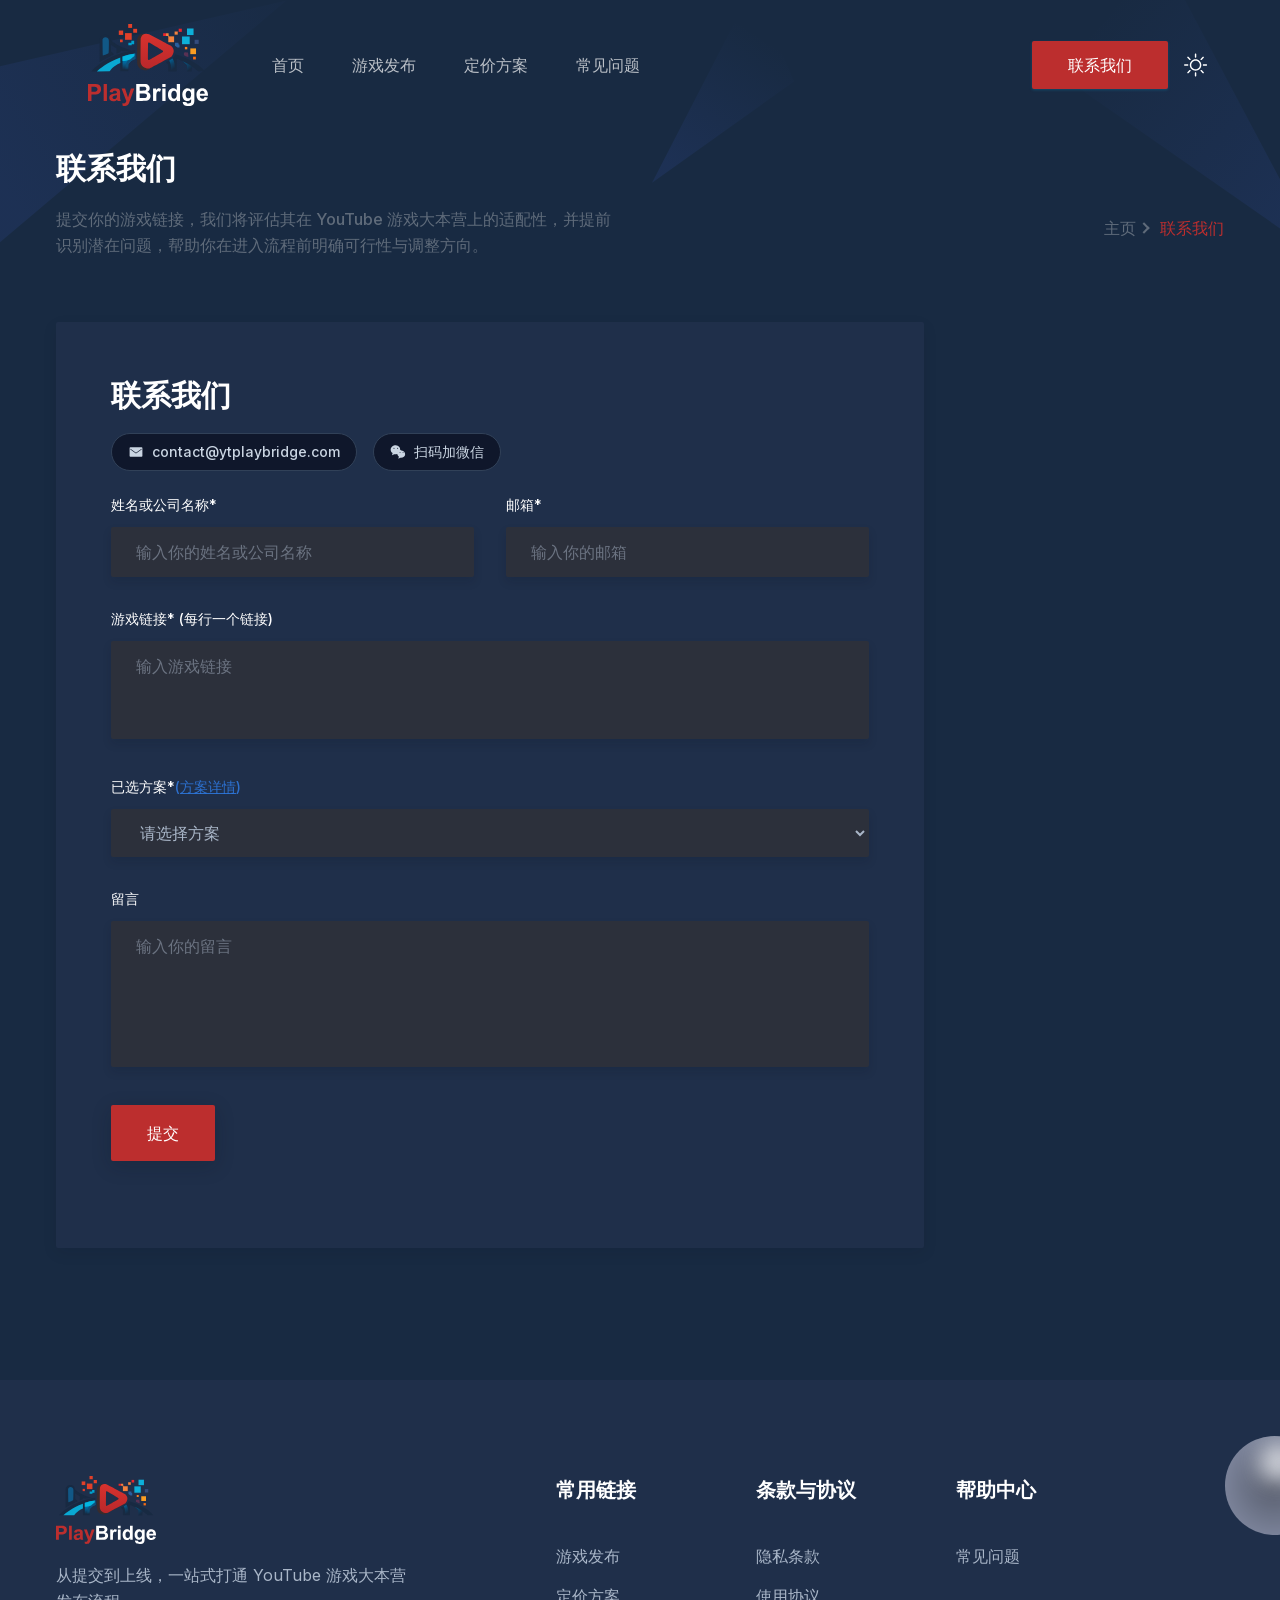
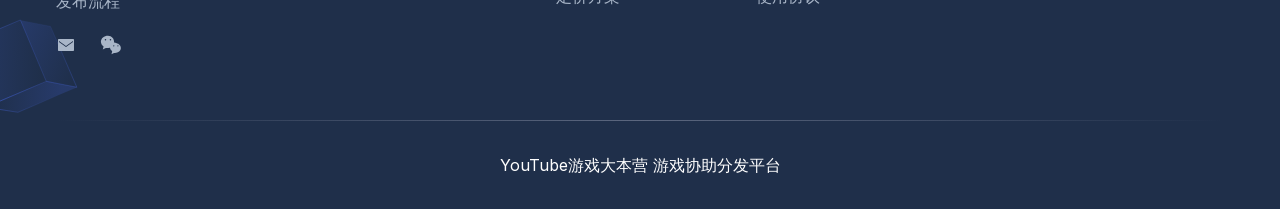
<file: contact-us.html>
<!DOCTYPE html><!--89MCSDM_auQf8lvm_tGuB--><html lang="en"><head><meta charSet="utf-8"/><meta name="viewport" content="width=device-width, initial-scale=1"/><link rel="preload" href="/_next/static/media/83afe278b6a6bb3c-s.p.3a6ba036.woff2" as="font" crossorigin="" type="font/woff2"/><link rel="stylesheet" href="/_next/static/chunks/02b21e27d76b83f4.css" data-precedence="next"/><link rel="preload" as="script" fetchPriority="low" href="/_next/static/chunks/672f37f0f4789434.js"/><script src="/_next/static/chunks/8c4bb65ca9f95eb5.js" async=""></script><script src="/_next/static/chunks/8008d994f91f0fb6.js" async=""></script><script src="/_next/static/chunks/8296bf97416a5ebf.js" async=""></script><script src="/_next/static/chunks/turbopack-e8113b1ac129ff8a.js" async=""></script><script src="/_next/static/chunks/ff1a16fafef87110.js" async=""></script><script src="/_next/static/chunks/247eb132b7f7b574.js" async=""></script><script src="/_next/static/chunks/65d835358e08c573.js" async=""></script><script src="/_next/static/chunks/269661bfcdd09057.js" async=""></script><link rel="preload" href="https://challenges.cloudflare.com/turnstile/v0/api.js" as="script"/><meta name="next-size-adjust" content=""/><title>联系我们 | YouTube 游戏大本营协助分发平台</title><meta name="description" content="This is Submit for Review Page"/><script src="/_next/static/chunks/a6dad97d9634a72d.js" noModule=""></script></head><body class="bg-[#FCFCFC] dark:bg-black inter_5972bc34-module__OU16Qa__className"><div hidden=""><!--$--><!--/$--></div><script>!function(){try{var d=document.documentElement,c=d.classList;c.remove('light','dark');var e=localStorage.getItem('theme');if(e){c.add(e|| '')}else{c.add('dark');}if(e==='light'||e==='dark'||!e)d.style.colorScheme=e||'dark'}catch(t){}}();</script><div class="isolate"><header class="header top-0 left-0 z-40 flex w-full items-center absolute bg-transparent"><div class="container"><div class="relative -mx-4 pl-6 flex items-center justify-between"><div class="w-42 max-w-full pl-6 xl:mr-12"><a class="header-logo block w-full py-6 " href="/"><img alt="logo" loading="lazy" width="120" height="20" decoding="async" data-nimg="1" class="w-full dark:hidden" style="color:transparent" src="/images/logo/logo-2.svg"/><img alt="logo" loading="lazy" width="120" height="20" decoding="async" data-nimg="1" class="hidden w-full dark:block" style="color:transparent" src="/images/logo/logo.svg"/></a></div><div class="flex w-full items-center justify-between px-4"><div><button id="navbarToggler" aria-label="Mobile Menu" class="ring-primary absolute top-1/2 right-4 block translate-y-[-50%] rounded-lg px-3 py-[6px] focus:ring-2 lg:hidden"><span class="relative my-1.5 block h-0.5 w-[30px] bg-black transition-all duration-300 dark:bg-white  "></span><span class="relative my-1.5 block h-0.5 w-[30px] bg-black transition-all duration-300 dark:bg-white  "></span><span class="relative my-1.5 block h-0.5 w-[30px] bg-black transition-all duration-300 dark:bg-white  "></span></button><nav id="navbarCollapse" class="navbar border-body-color/50 dark:border-body-color/20 dark:bg-dark absolute right-0 z-30 w-[250px] rounded border-[.5px] bg-white px-6 py-4 duration-300 lg:visible lg:static lg:w-auto lg:border-none lg:!bg-transparent lg:p-0 lg:opacity-100 invisible top-[120%] opacity-0"><ul class="block lg:flex lg:space-x-12"><li class="group relative"><a class="flex py-2 text-base lg:mr-0 lg:inline-flex lg:px-0 lg:py-6 text-dark hover:text-primary dark:text-white/70 dark:hover:text-white" href="/">首页</a></li><li class="group relative"><a class="flex py-2 text-base lg:mr-0 lg:inline-flex lg:px-0 lg:py-6 text-dark hover:text-primary dark:text-white/70 dark:hover:text-white" href="/how-it-works">游戏发布</a></li><li class="group relative"><a class="flex py-2 text-base lg:mr-0 lg:inline-flex lg:px-0 lg:py-6 text-dark hover:text-primary dark:text-white/70 dark:hover:text-white" href="/pricing">定价方案</a></li><li class="group relative"><a class="flex py-2 text-base lg:mr-0 lg:inline-flex lg:px-0 lg:py-6 text-dark hover:text-primary dark:text-white/70 dark:hover:text-white" href="/faq">常见问题</a></li></ul></nav></div><div class="flex items-center justify-end pr-16 lg:pr-0"><a class="ease-in-up shadow-btn hover:shadow-btn-hover bg-primary hover:bg-primary/90 rounded-xs px-8 py-3 text-base font-medium text-white transition duration-300 md:block md:px-9 lg:px-6 xl:px-9" href="/contact-us">联系我们</a><div><button aria-label="theme toggler" class="flex items-center justify-center text-black rounded-full cursor-pointer bg-gray-2 dark:bg-dark-bg h-9 w-9 dark:text-white md:h-14 md:w-14"><svg viewBox="0 0 23 23" class="w-5 h-5 stroke-current dark:hidden md:h-6 md:w-6" fill="none"><path d="M9.55078 1.5C5.80078 1.5 1.30078 5.25 1.30078 11.25C1.30078 17.25 5.80078 21.75 11.8008 21.75C17.8008 21.75 21.5508 17.25 21.5508 13.5C13.3008 18.75 4.30078 9.75 9.55078 1.5Z" stroke-width="2" stroke-linecap="round" stroke-linejoin="round"></path></svg><svg viewBox="0 0 25 24" fill="none" xmlns="http://www.w3.org/2000/svg" class="hidden w-5 h-5 dark:block md:h-6 md:w-6"><mask id="path-1-inside-1_977:1934" fill="white"><path d="M12.0508 16.5C10.8573 16.5 9.71271 16.0259 8.8688 15.182C8.02489 14.3381 7.55078 13.1935 7.55078 12C7.55078 10.8065 8.02489 9.66193 8.8688 8.81802C9.71271 7.97411 10.8573 7.5 12.0508 7.5C13.2443 7.5 14.3888 7.97411 15.2328 8.81802C16.0767 9.66193 16.5508 10.8065 16.5508 12C16.5508 13.1935 16.0767 14.3381 15.2328 15.182C14.3888 16.0259 13.2443 16.5 12.0508 16.5ZM12.0508 18C13.6421 18 15.1682 17.3679 16.2934 16.2426C17.4186 15.1174 18.0508 13.5913 18.0508 12C18.0508 10.4087 17.4186 8.88258 16.2934 7.75736C15.1682 6.63214 13.6421 6 12.0508 6C10.4595 6 8.93336 6.63214 7.80814 7.75736C6.68292 8.88258 6.05078 10.4087 6.05078 12C6.05078 13.5913 6.68292 15.1174 7.80814 16.2426C8.93336 17.3679 10.4595 18 12.0508 18ZM12.0508 0C12.2497 0 12.4405 0.0790176 12.5811 0.21967C12.7218 0.360322 12.8008 0.551088 12.8008 0.75V3.75C12.8008 3.94891 12.7218 4.13968 12.5811 4.28033C12.4405 4.42098 12.2497 4.5 12.0508 4.5C11.8519 4.5 11.6611 4.42098 11.5205 4.28033C11.3798 4.13968 11.3008 3.94891 11.3008 3.75V0.75C11.3008 0.551088 11.3798 0.360322 11.5205 0.21967C11.6611 0.0790176 11.8519 0 12.0508 0V0ZM12.0508 19.5C12.2497 19.5 12.4405 19.579 12.5811 19.7197C12.7218 19.8603 12.8008 20.0511 12.8008 20.25V23.25C12.8008 23.4489 12.7218 23.6397 12.5811 23.7803C12.4405 23.921 12.2497 24 12.0508 24C11.8519 24 11.6611 23.921 11.5205 23.7803C11.3798 23.6397 11.3008 23.4489 11.3008 23.25V20.25C11.3008 20.0511 11.3798 19.8603 11.5205 19.7197C11.6611 19.579 11.8519 19.5 12.0508 19.5ZM24.0508 12C24.0508 12.1989 23.9718 12.3897 23.8311 12.5303C23.6905 12.671 23.4997 12.75 23.3008 12.75H20.3008C20.1019 12.75 19.9111 12.671 19.7705 12.5303C19.6298 12.3897 19.5508 12.1989 19.5508 12C19.5508 11.8011 19.6298 11.6103 19.7705 11.4697C19.9111 11.329 20.1019 11.25 20.3008 11.25H23.3008C23.4997 11.25 23.6905 11.329 23.8311 11.4697C23.9718 11.6103 24.0508 11.8011 24.0508 12ZM4.55078 12C4.55078 12.1989 4.47176 12.3897 4.33111 12.5303C4.19046 12.671 3.99969 12.75 3.80078 12.75H0.800781C0.601869 12.75 0.411103 12.671 0.270451 12.5303C0.129799 12.3897 0.0507813 12.1989 0.0507812 12C0.0507813 11.8011 0.129799 11.6103 0.270451 11.4697C0.411103 11.329 0.601869 11.25 0.800781 11.25H3.80078C3.99969 11.25 4.19046 11.329 4.33111 11.4697C4.47176 11.6103 4.55078 11.8011 4.55078 12ZM20.5363 3.5145C20.6769 3.65515 20.7559 3.84588 20.7559 4.04475C20.7559 4.24362 20.6769 4.43435 20.5363 4.575L18.4153 6.6975C18.3455 6.76713 18.2628 6.82235 18.1717 6.86C18.0806 6.89765 17.983 6.91699 17.8845 6.91692C17.6855 6.91678 17.4947 6.83758 17.354 6.69675C17.2844 6.62702 17.2292 6.54425 17.1915 6.45318C17.1539 6.36211 17.1345 6.26452 17.1346 6.16597C17.1348 5.96695 17.214 5.77613 17.3548 5.6355L19.4758 3.5145C19.6164 3.3739 19.8072 3.29491 20.006 3.29491C20.2049 3.29491 20.3956 3.3739 20.5363 3.5145ZM6.74678 17.304C6.88738 17.4446 6.96637 17.6354 6.96637 17.8342C6.96637 18.0331 6.88738 18.2239 6.74678 18.3645L4.62578 20.4855C4.48433 20.6221 4.29488 20.6977 4.09823 20.696C3.90158 20.6943 3.71347 20.6154 3.57442 20.4764C3.43536 20.3373 3.35648 20.1492 3.35478 19.9526C3.35307 19.7559 3.42866 19.5665 3.56528 19.425L5.68628 17.304C5.82693 17.1634 6.01766 17.0844 6.21653 17.0844C6.4154 17.0844 6.60614 17.1634 6.74678 17.304ZM20.5363 20.4855C20.3956 20.6261 20.2049 20.7051 20.006 20.7051C19.8072 20.7051 19.6164 20.6261 19.4758 20.4855L17.3548 18.3645C17.2182 18.223 17.1426 18.0336 17.1443 17.8369C17.146 17.6403 17.2249 17.4522 17.3639 17.3131C17.503 17.1741 17.6911 17.0952 17.8877 17.0935C18.0844 17.0918 18.2738 17.1674 18.4153 17.304L20.5363 19.425C20.6769 19.5656 20.7559 19.7564 20.7559 19.9552C20.7559 20.1541 20.6769 20.3449 20.5363 20.4855ZM6.74678 6.6975C6.60614 6.8381 6.4154 6.91709 6.21653 6.91709C6.01766 6.91709 5.82693 6.8381 5.68628 6.6975L3.56528 4.575C3.49365 4.50582 3.43651 4.42306 3.39721 4.33155C3.3579 4.24005 3.33721 4.14164 3.33634 4.04205C3.33548 3.94247 3.35445 3.84371 3.39216 3.75153C3.42988 3.65936 3.48557 3.57562 3.55598 3.5052C3.6264 3.43478 3.71014 3.37909 3.80232 3.34138C3.89449 3.30367 3.99325 3.2847 4.09283 3.28556C4.19242 3.28643 4.29083 3.30712 4.38233 3.34642C4.47384 3.38573 4.5566 3.44287 4.62578 3.5145L6.74678 5.6355C6.81663 5.70517 6.87204 5.78793 6.90985 5.87905C6.94766 5.97017 6.96712 6.06785 6.96712 6.1665C6.96712 6.26515 6.94766 6.36283 6.90985 6.45395C6.87204 6.54507 6.81663 6.62783 6.74678 6.6975Z"></path></mask><path d="M12.0508 16.5C10.8573 16.5 9.71271 16.0259 8.8688 15.182C8.02489 14.3381 7.55078 13.1935 7.55078 12C7.55078 10.8065 8.02489 9.66193 8.8688 8.81802C9.71271 7.97411 10.8573 7.5 12.0508 7.5C13.2443 7.5 14.3888 7.97411 15.2328 8.81802C16.0767 9.66193 16.5508 10.8065 16.5508 12C16.5508 13.1935 16.0767 14.3381 15.2328 15.182C14.3888 16.0259 13.2443 16.5 12.0508 16.5ZM12.0508 18C13.6421 18 15.1682 17.3679 16.2934 16.2426C17.4186 15.1174 18.0508 13.5913 18.0508 12C18.0508 10.4087 17.4186 8.88258 16.2934 7.75736C15.1682 6.63214 13.6421 6 12.0508 6C10.4595 6 8.93336 6.63214 7.80814 7.75736C6.68292 8.88258 6.05078 10.4087 6.05078 12C6.05078 13.5913 6.68292 15.1174 7.80814 16.2426C8.93336 17.3679 10.4595 18 12.0508 18ZM12.0508 0C12.2497 0 12.4405 0.0790176 12.5811 0.21967C12.7218 0.360322 12.8008 0.551088 12.8008 0.75V3.75C12.8008 3.94891 12.7218 4.13968 12.5811 4.28033C12.4405 4.42098 12.2497 4.5 12.0508 4.5C11.8519 4.5 11.6611 4.42098 11.5205 4.28033C11.3798 4.13968 11.3008 3.94891 11.3008 3.75V0.75C11.3008 0.551088 11.3798 0.360322 11.5205 0.21967C11.6611 0.0790176 11.8519 0 12.0508 0V0ZM12.0508 19.5C12.2497 19.5 12.4405 19.579 12.5811 19.7197C12.7218 19.8603 12.8008 20.0511 12.8008 20.25V23.25C12.8008 23.4489 12.7218 23.6397 12.5811 23.7803C12.4405 23.921 12.2497 24 12.0508 24C11.8519 24 11.6611 23.921 11.5205 23.7803C11.3798 23.6397 11.3008 23.4489 11.3008 23.25V20.25C11.3008 20.0511 11.3798 19.8603 11.5205 19.7197C11.6611 19.579 11.8519 19.5 12.0508 19.5ZM24.0508 12C24.0508 12.1989 23.9718 12.3897 23.8311 12.5303C23.6905 12.671 23.4997 12.75 23.3008 12.75H20.3008C20.1019 12.75 19.9111 12.671 19.7705 12.5303C19.6298 12.3897 19.5508 12.1989 19.5508 12C19.5508 11.8011 19.6298 11.6103 19.7705 11.4697C19.9111 11.329 20.1019 11.25 20.3008 11.25H23.3008C23.4997 11.25 23.6905 11.329 23.8311 11.4697C23.9718 11.6103 24.0508 11.8011 24.0508 12ZM4.55078 12C4.55078 12.1989 4.47176 12.3897 4.33111 12.5303C4.19046 12.671 3.99969 12.75 3.80078 12.75H0.800781C0.601869 12.75 0.411103 12.671 0.270451 12.5303C0.129799 12.3897 0.0507813 12.1989 0.0507812 12C0.0507813 11.8011 0.129799 11.6103 0.270451 11.4697C0.411103 11.329 0.601869 11.25 0.800781 11.25H3.80078C3.99969 11.25 4.19046 11.329 4.33111 11.4697C4.47176 11.6103 4.55078 11.8011 4.55078 12ZM20.5363 3.5145C20.6769 3.65515 20.7559 3.84588 20.7559 4.04475C20.7559 4.24362 20.6769 4.43435 20.5363 4.575L18.4153 6.6975C18.3455 6.76713 18.2628 6.82235 18.1717 6.86C18.0806 6.89765 17.983 6.91699 17.8845 6.91692C17.6855 6.91678 17.4947 6.83758 17.354 6.69675C17.2844 6.62702 17.2292 6.54425 17.1915 6.45318C17.1539 6.36211 17.1345 6.26452 17.1346 6.16597C17.1348 5.96695 17.214 5.77613 17.3548 5.6355L19.4758 3.5145C19.6164 3.3739 19.8072 3.29491 20.006 3.29491C20.2049 3.29491 20.3956 3.3739 20.5363 3.5145ZM6.74678 17.304C6.88738 17.4446 6.96637 17.6354 6.96637 17.8342C6.96637 18.0331 6.88738 18.2239 6.74678 18.3645L4.62578 20.4855C4.48433 20.6221 4.29488 20.6977 4.09823 20.696C3.90158 20.6943 3.71347 20.6154 3.57442 20.4764C3.43536 20.3373 3.35648 20.1492 3.35478 19.9526C3.35307 19.7559 3.42866 19.5665 3.56528 19.425L5.68628 17.304C5.82693 17.1634 6.01766 17.0844 6.21653 17.0844C6.4154 17.0844 6.60614 17.1634 6.74678 17.304ZM20.5363 20.4855C20.3956 20.6261 20.2049 20.7051 20.006 20.7051C19.8072 20.7051 19.6164 20.6261 19.4758 20.4855L17.3548 18.3645C17.2182 18.223 17.1426 18.0336 17.1443 17.8369C17.146 17.6403 17.2249 17.4522 17.3639 17.3131C17.503 17.1741 17.6911 17.0952 17.8877 17.0935C18.0844 17.0918 18.2738 17.1674 18.4153 17.304L20.5363 19.425C20.6769 19.5656 20.7559 19.7564 20.7559 19.9552C20.7559 20.1541 20.6769 20.3449 20.5363 20.4855ZM6.74678 6.6975C6.60614 6.8381 6.4154 6.91709 6.21653 6.91709C6.01766 6.91709 5.82693 6.8381 5.68628 6.6975L3.56528 4.575C3.49365 4.50582 3.43651 4.42306 3.39721 4.33155C3.3579 4.24005 3.33721 4.14164 3.33634 4.04205C3.33548 3.94247 3.35445 3.84371 3.39216 3.75153C3.42988 3.65936 3.48557 3.57562 3.55598 3.5052C3.6264 3.43478 3.71014 3.37909 3.80232 3.34138C3.89449 3.30367 3.99325 3.2847 4.09283 3.28556C4.19242 3.28643 4.29083 3.30712 4.38233 3.34642C4.47384 3.38573 4.5566 3.44287 4.62578 3.5145L6.74678 5.6355C6.81663 5.70517 6.87204 5.78793 6.90985 5.87905C6.94766 5.97017 6.96712 6.06785 6.96712 6.1665C6.96712 6.26515 6.94766 6.36283 6.90985 6.45395C6.87204 6.54507 6.81663 6.62783 6.74678 6.6975Z" fill="black" stroke="white" stroke-width="2" mask="url(#path-1-inside-1_977:1934)"></path></svg></button></div></div></div></div></div></header><section class="relative z-10 overflow-hidden pt-28 lg:pt-[150px]"><div class="container"><div class="-mx-4 flex flex-wrap items-center"><div class="w-full px-4 md:w-8/12 lg:w-7/12"><div class="mb-8 max-w-[570px] md:mb-0 lg:mb-12"><h1 class="mb-5 text-2xl font-bold text-black sm:text-3xl dark:text-white">联系我们</h1><p class="text-body-color text-base leading-relaxed font-medium">提交你的游戏链接，我们将评估其在 YouTube 游戏大本营上的适配性，并提前识别潜在问题，帮助你在进入流程前明确可行性与调整方向。</p></div></div><div class="w-full px-4 md:w-4/12 lg:w-5/12"><div class="text-end"><ul class="flex items-center md:justify-end"><li class="flex items-center"><a class="text-body-color hover:text-primary pr-1 text-base font-medium" href="/">主页</a><span class="border-body-color mr-3 block h-2 w-2 rotate-45 border-t-2 border-r-2"></span></li><li class="text-primary text-base font-medium">联系我们</li></ul></div></div></div></div><div><span class="absolute top-0 left-0 z-[-1]"><svg width="287" height="254" viewBox="0 0 287 254" fill="none" xmlns="http://www.w3.org/2000/svg"><path opacity="0.1" d="M286.5 0.5L-14.5 254.5V69.5L286.5 0.5Z" fill="url(#paint0_linear_111:578)"></path><defs><linearGradient id="paint0_linear_111:578" x1="-40.5" y1="117" x2="301.926" y2="-97.1485" gradientUnits="userSpaceOnUse"><stop stop-color="#4A6CF7"></stop><stop offset="1" stop-color="#4A6CF7" stop-opacity="0"></stop></linearGradient></defs></svg></span><span class="absolute top-0 right-0 z-[-1]"><svg width="628" height="258" viewBox="0 0 628 258" fill="none" xmlns="http://www.w3.org/2000/svg"><path opacity="0.1" d="M669.125 257.002L345.875 31.9983L524.571 -15.8832L669.125 257.002Z" fill="url(#paint0_linear_0:1)"></path><path opacity="0.1" d="M0.0716344 182.78L101.988 -15.0769L142.154 81.4093L0.0716344 182.78Z" fill="url(#paint1_linear_0:1)"></path><defs><linearGradient id="paint0_linear_0:1" x1="644" y1="221" x2="429.946" y2="37.0429" gradientUnits="userSpaceOnUse"><stop stop-color="#4A6CF7"></stop><stop offset="1" stop-color="#4A6CF7" stop-opacity="0"></stop></linearGradient><linearGradient id="paint1_linear_0:1" x1="18.3648" y1="166.016" x2="105.377" y2="32.3398" gradientUnits="userSpaceOnUse"><stop stop-color="#4A6CF7"></stop><stop offset="1" stop-color="#4A6CF7" stop-opacity="0"></stop></linearGradient></defs></svg></span></div></section><section id="contact-us" class="overflow-hidden pt-2 pb-16 md:pt-3 md:pb-20 lg:pt-4 lg:pb-28"><div class="container"><div class="-mx-4 flex flex-wrap"><div class="w-full px-4 lg:w-8/12 xl:w-9/12"><div class="shadow-three dark:bg-gray-dark mb-12 rounded-xs bg-white px-8 py-11 sm:p-[55px] lg:mb-5 lg:px-8 xl:p-[55px]" data-wow-delay=".15s "><h2 class="mb-3 text-2xl font-bold text-black sm:text-3xl lg:text-2xl xl:text-3xl dark:text-white">联系我们</h2><div class="mt-5 flex flex-col mb-6 gap-3 sm:flex-row sm:items-center sm:gap-4"><a href="mailto:contact@ytplaybridge.com" aria-label="email-link" class="inline-flex items-center rounded-full border border-slate-200 bg-slate-50 px-4 py-2 text-sm font-medium text-slate-700 transition hover:border-primary hover:text-primary dark:border-slate-700 dark:bg-slate-900 dark:text-slate-300 dark:hover:text-primary"><svg class="h-4 w-4" viewBox="0 0 20 20" fill="currentColor"><path d="M17 4H3C2.4 4 2 4.4 2 5V15C2 15.6 2.4 16 3 16H17C17.6 16 18 15.6 18 15V5C18 4.4 17.6 4 17 4ZM17 7L10 12L3 7V6L10 11L17 6V7Z"></path></svg><span class="ml-2">contact@ytplaybridge.com</span></a><button type="button" aria-label="wechat-contact" class="inline-flex items-center rounded-full border border-slate-200 bg-slate-50 px-4 py-2 text-sm font-medium text-slate-700 transition hover:border-primary hover:text-primary dark:border-slate-700 dark:bg-slate-900 dark:text-slate-300 dark:hover:text-primary"><svg class="h-4 w-4" viewBox="0 0 24 24" fill="currentColor"><path d="M8.691 2C4.443 2 1 4.908 1 8.494c0 2.062 1.146 3.894 2.93 5.087L3 17l3.432-1.715c.406.057.826.087 1.259.087 4.248 0 7.691-2.908 7.691-6.494S12.939 2 8.691 2zm-2.72 5.22c-.473 0-.857-.384-.857-.857s.384-.857.857-.857.857.384.857.857-.384.857-.857.857zm5.44 0c-.473 0-.857-.384-.857-.857s.384-.857.857-.857.857.384.857.857-.384.857-.857.857zM17.308 9.143c-3.529 0-6.392 2.415-6.392 5.393 0 1.71.94 3.23 2.405 4.219L12.5 22l2.815-1.408c.337.047.685.072 1.042.072 3.529 0 6.393-2.415 6.393-5.393 0-2.978-2.864-5.393-6.442-5.393zm-2.261 4.455c-.394 0-.714-.32-.714-.714s.32-.714.714-.714.714.32.714.714-.32.714-.714.714zm4.522 0c-.394 0-.714-.32-.714-.714s.32-.714.714-.714.714.32.714.714-.32.714-.714.714z"></path></svg><span class="ml-2">扫码加微信</span></button></div><div class="transition-opacity duration-300 opacity-100"><form><div class="-mx-4 flex flex-wrap"><div class="w-full px-4 md:w-1/2"><div class="mb-8"><label for="name" class="text-dark mb-3 block text-sm font-medium dark:text-white">姓名或公司名称*</label><input required="" type="text" placeholder="输入你的姓名或公司名称" class="border-stroke text-body-color focus:border-primary dark:text-body-color-dark dark:shadow-two dark:focus:border-primary w-full rounded-xs border bg-[#f8f8f8] px-6 py-3 text-base outline-hidden dark:border-transparent dark:bg-[#2C303B] dark:focus:shadow-none" name="name"/></div></div><div class="hidden"><input type="text" name="company"/></div><div class="w-full px-4 md:w-1/2"><div class="mb-8"><label for="email" class="text-dark mb-3 block text-sm font-medium dark:text-white">邮箱*</label><input required="" type="email" placeholder="输入你的邮箱" class="border-stroke text-body-color focus:border-primary dark:text-body-color-dark dark:shadow-two dark:focus:border-primary w-full rounded-xs border bg-[#f8f8f8] px-6 py-3 text-base outline-hidden dark:border-transparent dark:bg-[#2C303B] dark:focus:shadow-none" name="email"/></div></div><div class="w-full px-4"><div class="mb-8"><label for="game-link" class="text-dark mb-3 block text-sm font-medium dark:text-white">游戏链接* (每行一个链接)</label><textarea required="" name="game-link" placeholder="输入游戏链接" rows="3" class="border-stroke text-body-color focus:border-primary dark:text-body-color-dark dark:shadow-two dark:focus:border-primary w-full resize-none rounded-xs border bg-[#f8f8f8] px-6 py-3 text-base outline-hidden dark:border-transparent dark:bg-[#2C303B] dark:focus:shadow-none"></textarea></div></div><div class="w-full px-4"><div class="mb-8"><div class="text-dark mb-3 block text-sm font-medium dark:text-white"><label for="plan">已选方案*</label><a class="text-[#2F80ED]/80 hover:text-[#2F80ED]" href="/pricing">(<span class="non-italic text-sm font-medium underline">方案详情</span>)</a></div><select required="" name="plan" id="plan" class="border-stroke text-body-color focus:border-primary dark:text-body-color-dark dark:shadow-two dark:focus:border-primary w-full rounded-xs border bg-[#f8f8f8] px-6 py-3 text-base outline-none dark:border-transparent dark:bg-[#2C303B] dark:focus:shadow-none"><option value="" hidden="" selected="">请选择方案</option><option value="per-game">按游戏发布</option><option value="training">培训与指导</option><option value="enterprise">企业方案</option><option value="other">以上都不适用</option></select></div></div><div class="w-full px-4"><div class="mb-8"><label for="message" class="text-dark mb-3 block text-sm font-medium dark:text-white">留言</label><textarea name="message" rows="5" placeholder="输入你的留言" class="border-stroke text-body-color focus:border-primary dark:text-body-color-dark dark:shadow-two dark:focus:border-primary w-full resize-none rounded-xs border bg-[#f8f8f8] px-6 py-3 text-base outline-hidden dark:border-transparent dark:bg-[#2C303B] dark:focus:shadow-none"></textarea></div></div><div class="w-full px-4"><button type="submit" class="bg-primary shadow-submit dark:shadow-submit-dark hover:bg-primary/90 cursor-pointer rounded-xs px-9 py-4 text-base font-medium text-white transition-all duration-150 ease-in-out active:translate-y-[1px] active:scale-95 disabled:cursor-not-allowed disabled:opacity-50">提交</button></div><div class="w-full px-4 pt-8"><div></div></div></div></form></div></div></div></div></div></section><!--$--><!--/$--><footer class="dark:bg-gray-dark relative z-10 bg-white pt-16 md:pt-20 lg:pt-24"><div class="container"><div class="-mx-4 flex flex-wrap"><div class="w-full px-4 md:w-1/2 lg:w-4/12 xl:w-5/12"><div class="mb-12 max-w-[360px] lg:mb-16"><a class="mb-3 inline-block w-25" href="/"><img alt="logo" loading="lazy" width="140" height="30" decoding="async" data-nimg="1" class="w-full dark:hidden" style="color:transparent" src="/images/logo/logo-2.svg"/><img alt="logo" loading="lazy" width="140" height="30" decoding="async" data-nimg="1" class="hidden w-full dark:block" style="color:transparent" src="/images/logo/logo.svg"/></a><p class="text-body-color dark:text-body-color-dark mb-5 text-base leading-relaxed">从提交到上线，一站式打通 YouTube 游戏大本营发布流程</p><div class="flex items-center"><a href="mailto:contact@ytplaybridge.com" aria-label="email-link" class="text-body-color hover:text-primary dark:text-body-color-dark dark:hover:text-primary duration-300"><svg class="fill-current" viewBox="0 0 20 20" height="20" width="20"><path d="M17 4H3C2.4 4 2 4.4 2 5V15C2 15.6 2.4 16 3 16H17C17.6 16 18 15.6 18 15V5C18 4.4 17.6 4 17 4ZM17 7L10 12L3 7V6L10 11L17 6V7Z"></path></svg></a><button aria-label="wechat-contact" class="text-body-color hover:text-primary dark:text-body-color-dark dark:hover:text-primary ml-6 duration-300"><svg width="22" height="22" viewBox="0 0 24 24" fill="currentColor"><path d="M8.691 2C4.443 2 1 4.908 1 8.494c0 2.062 1.146 3.894 2.93 5.087L3 17l3.432-1.715c.406.057.826.087 1.259.087 4.248 0 7.691-2.908 7.691-6.494S12.939 2 8.691 2zm-2.72 5.22c-.473 0-.857-.384-.857-.857s.384-.857.857-.857.857.384.857.857-.384.857-.857.857zm5.44 0c-.473 0-.857-.384-.857-.857s.384-.857.857-.857.857.384.857.857-.384.857-.857.857zM17.308 9.143c-3.529 0-6.392 2.415-6.392 5.393 0 1.71.94 3.23 2.405 4.219L12.5 22l2.815-1.408c.337.047.685.072 1.042.072 3.529 0 6.393-2.415 6.393-5.393 0-2.978-2.864-5.393-6.442-5.393zm-2.261 4.455c-.394 0-.714-.32-.714-.714s.32-.714.714-.714.714.32.714.714-.32.714-.714.714zm4.522 0c-.394 0-.714-.32-.714-.714s.32-.714.714-.714.714.32.714.714-.32.714-.714.714z"></path></svg></button></div></div></div><div class="w-full px-4 sm:w-1/2 md:w-1/2 lg:w-2/12 xl:w-2/12"><div class="mb-12 lg:mb-16"><h2 class="mb-10 text-xl font-bold text-black dark:text-white">常用链接</h2><ul><li><a class="text-body-color hover:text-primary dark:text-body-color-dark dark:hover:text-primary mb-4 inline-block text-base duration-300" href="/how-it-works">游戏发布</a></li><li><a class="text-body-color hover:text-primary dark:text-body-color-dark dark:hover:text-primary mb-4 inline-block text-base duration-300" href="/">定价方案</a></li></ul></div></div><div class="w-full px-4 sm:w-1/2 md:w-1/2 lg:w-2/12 xl:w-2/12"><div class="mb-12 lg:mb-16"><h2 class="mb-10 text-xl font-bold text-black dark:text-white">条款与协议</h2><ul><li><a class="text-body-color hover:text-primary dark:text-body-color-dark dark:hover:text-primary mb-4 inline-block text-base duration-300" href="/privacy-policy">隐私条款</a></li><li><a class="text-body-color hover:text-primary dark:text-body-color-dark dark:hover:text-primary mb-4 inline-block text-base duration-300" href="/term-of-service">使用协议</a></li></ul></div></div><div class="w-full px-4 md:w-1/2 lg:w-4/12 xl:w-3/12"><div class="mb-12 lg:mb-16"><h2 class="mb-10 text-xl font-bold text-black dark:text-white">帮助中心</h2><ul><li><a class="text-body-color hover:text-primary dark:text-body-color-dark dark:hover:text-primary mb-4 inline-block text-base duration-300" href="/">常见问题</a></li></ul></div></div></div><div class="h-px w-full bg-linear-to-r from-transparent via-[#D2D8E183] to-transparent dark:via-[#959CB183]"></div><div class="py-8"><p class="text-body-color text-center text-base dark:text-white">YouTube游戏大本营 游戏协助分发平台</p></div></div><div class="absolute top-14 right-0 z-[-1]"><svg width="55" height="99" viewBox="0 0 55 99" fill="none" xmlns="http://www.w3.org/2000/svg"><circle opacity="0.8" cx="49.5" cy="49.5" r="49.5" fill="#959CB1"></circle><mask id="mask0_94:899" style="mask-type:alpha" maskUnits="userSpaceOnUse" x="0" y="0" width="99" height="99"><circle opacity="0.8" cx="49.5" cy="49.5" r="49.5" fill="#4A6CF7"></circle></mask><g mask="url(#mask0_94:899)"><circle opacity="0.8" cx="49.5" cy="49.5" r="49.5" fill="url(#paint0_radial_94:899)"></circle><g opacity="0.8" filter="url(#filter0_f_94:899)"><circle cx="53.8676" cy="26.2061" r="20.3824" fill="white"></circle></g></g><defs><filter id="filter0_f_94:899" x="12.4852" y="-15.1763" width="82.7646" height="82.7646" filterUnits="userSpaceOnUse" color-interpolation-filters="sRGB"><feFlood flood-opacity="0" result="BackgroundImageFix"></feFlood><feBlend mode="normal" in="SourceGraphic" in2="BackgroundImageFix" result="shape"></feBlend><feGaussianBlur stdDeviation="10.5" result="effect1_foregroundBlur_94:899"></feGaussianBlur></filter><radialGradient id="paint0_radial_94:899" cx="0" cy="0" r="1" gradientUnits="userSpaceOnUse" gradientTransform="translate(49.5 49.5) rotate(90) scale(53.1397)"><stop stop-opacity="0.47"></stop><stop offset="1" stop-opacity="0"></stop></radialGradient></defs></svg></div><div class="absolute bottom-24 left-0 z-[-1]"><svg width="79" height="94" viewBox="0 0 79 94" fill="none" xmlns="http://www.w3.org/2000/svg"><rect opacity="0.3" x="-41" y="26.9426" width="66.6675" height="66.6675" transform="rotate(-22.9007 -41 26.9426)" fill="url(#paint0_linear_94:889)"></rect><rect x="-41" y="26.9426" width="66.6675" height="66.6675" transform="rotate(-22.9007 -41 26.9426)" stroke="url(#paint1_linear_94:889)" stroke-width="0.7"></rect><path opacity="0.3" d="M50.5215 7.42229L20.325 1.14771L46.2077 62.3249L77.1885 68.2073L50.5215 7.42229Z" fill="url(#paint2_linear_94:889)"></path><path d="M50.5215 7.42229L20.325 1.14771L46.2077 62.3249L76.7963 68.2073L50.5215 7.42229Z" stroke="url(#paint3_linear_94:889)" stroke-width="0.7"></path><path opacity="0.3" d="M17.9721 93.3057L-14.9695 88.2076L46.2077 62.325L77.1885 68.2074L17.9721 93.3057Z" fill="url(#paint4_linear_94:889)"></path><path d="M17.972 93.3057L-14.1852 88.2076L46.2077 62.325L77.1884 68.2074L17.972 93.3057Z" stroke="url(#paint5_linear_94:889)" stroke-width="0.7"></path><defs><linearGradient id="paint0_linear_94:889" x1="-41" y1="21.8445" x2="36.9671" y2="59.8878" gradientUnits="userSpaceOnUse"><stop stop-color="#4A6CF7" stop-opacity="0.62"></stop><stop offset="1" stop-color="#4A6CF7" stop-opacity="0"></stop></linearGradient><linearGradient id="paint1_linear_94:889" x1="25.6675" y1="95.9631" x2="-42.9608" y2="20.668" gradientUnits="userSpaceOnUse"><stop stop-color="#4A6CF7" stop-opacity="0"></stop><stop offset="1" stop-color="#4A6CF7" stop-opacity="0.51"></stop></linearGradient><linearGradient id="paint2_linear_94:889" x1="20.325" y1="-3.98039" x2="90.6248" y2="25.1062" gradientUnits="userSpaceOnUse"><stop stop-color="#4A6CF7" stop-opacity="0.62"></stop><stop offset="1" stop-color="#4A6CF7" stop-opacity="0"></stop></linearGradient><linearGradient id="paint3_linear_94:889" x1="18.3642" y1="-1.59742" x2="113.9" y2="80.6826" gradientUnits="userSpaceOnUse"><stop stop-color="#4A6CF7" stop-opacity="0"></stop><stop offset="1" stop-color="#4A6CF7" stop-opacity="0.51"></stop></linearGradient><linearGradient id="paint4_linear_94:889" x1="61.1098" y1="62.3249" x2="-8.82468" y2="58.2156" gradientUnits="userSpaceOnUse"><stop stop-color="#4A6CF7" stop-opacity="0.62"></stop><stop offset="1" stop-color="#4A6CF7" stop-opacity="0"></stop></linearGradient><linearGradient id="paint5_linear_94:889" x1="65.4236" y1="65.0701" x2="24.0178" y2="41.6598" gradientUnits="userSpaceOnUse"><stop stop-color="#4A6CF7" stop-opacity="0"></stop><stop offset="1" stop-color="#4A6CF7" stop-opacity="0.51"></stop></linearGradient></defs></svg></div></footer></div><div class="fixed right-8 bottom-8 z-99"></div><script src="/_next/static/chunks/672f37f0f4789434.js" id="_R_" async=""></script><script>(self.__next_f=self.__next_f||[]).push([0])</script><script>self.__next_f.push([1,"1:\"$Sreact.fragment\"\n2:I[92825,[\"/_next/static/chunks/ff1a16fafef87110.js\",\"/_next/static/chunks/247eb132b7f7b574.js\"],\"ClientSegmentRoot\"]\n3:I[53642,[\"/_next/static/chunks/65d835358e08c573.js\"],\"default\"]\n4:I[39756,[\"/_next/static/chunks/ff1a16fafef87110.js\",\"/_next/static/chunks/247eb132b7f7b574.js\"],\"default\"]\n5:I[37457,[\"/_next/static/chunks/ff1a16fafef87110.js\",\"/_next/static/chunks/247eb132b7f7b574.js\"],\"default\"]\n6:I[22016,[\"/_next/static/chunks/65d835358e08c573.js\",\"/_next/static/chunks/269661bfcdd09057.js\"],\"\"]\nd:I[68027,[\"/_next/static/chunks/ff1a16fafef87110.js\",\"/_next/static/chunks/247eb132b7f7b574.js\"],\"default\"]\n:HL[\"/_next/static/chunks/02b21e27d76b83f4.css\",\"style\"]\n:HL[\"/_next/static/media/83afe278b6a6bb3c-s.p.3a6ba036.woff2\",\"font\",{\"crossOrigin\":\"\",\"type\":\"font/woff2\"}]\n"])</script><script>self.__next_f.push([1,"0:{\"P\":null,\"b\":\"89MCSDM-auQf8lvm-tGuB\",\"c\":[\"\",\"contact-us\"],\"q\":\"\",\"i\":false,\"f\":[[[\"\",{\"children\":[\"contact-us\",{\"children\":[\"__PAGE__\",{}]}]},\"$undefined\",\"$undefined\",true],[[\"$\",\"$1\",\"c\",{\"children\":[[[\"$\",\"link\",\"0\",{\"rel\":\"stylesheet\",\"href\":\"/_next/static/chunks/02b21e27d76b83f4.css\",\"precedence\":\"next\",\"crossOrigin\":\"$undefined\",\"nonce\":\"$undefined\"}],[\"$\",\"script\",\"script-0\",{\"src\":\"/_next/static/chunks/65d835358e08c573.js\",\"async\":true,\"nonce\":\"$undefined\"}]],[\"$\",\"$L2\",null,{\"Component\":\"$3\",\"slots\":{\"children\":[\"$\",\"$L4\",null,{\"parallelRouterKey\":\"children\",\"error\":\"$undefined\",\"errorStyles\":\"$undefined\",\"errorScripts\":\"$undefined\",\"template\":[\"$\",\"$L5\",null,{}],\"templateStyles\":\"$undefined\",\"templateScripts\":\"$undefined\",\"notFound\":[[\"$\",\"section\",null,{\"className\":\"relative z-10 pt-36 pb-16 md:pb-20 lg:pt-[180px] lg:pb-28\",\"children\":[[\"$\",\"div\",null,{\"className\":\"container\",\"children\":[\"$\",\"div\",null,{\"className\":\"-mx-4 flex flex-wrap\",\"children\":[\"$\",\"div\",null,{\"className\":\"w-full px-4\",\"children\":[\"$\",\"div\",null,{\"className\":\"mx-auto max-w-[530px] text-center\",\"children\":[[\"$\",\"div\",null,{\"className\":\"mx-auto mb-9 text-center\",\"children\":[\"$\",\"svg\",null,{\"className\":\"mx-auto w-full text-center\",\"height\":\"210\",\"viewBox\":\"0 0 474 210\",\"fill\":\"none\",\"xmlns\":\"http://www.w3.org/2000/svg\",\"children\":[[\"$\",\"path\",null,{\"opacity\":\"0.5\",\"d\":\"M25 163.051H101.211V191H133.308V163.051H153V136.111H133.308V32H91.2871L25 136.577V163.051ZM101.831 136.111H58.8025V134.869L100.591 68.6445H101.831V136.111Z\",\"stroke\":\"url(#paint0_linear_116:1137)\",\"strokeWidth\":\"3\"}],[\"$\",\"path\",null,{\"opacity\":\"0.5\",\"d\":\"M307 133.051H383.211V161H415.308V133.051H435V106.111H415.308V2H373.287L307 106.577V133.051ZM383.831 106.111H340.803V104.869L382.591 38.6445H383.831V106.111Z\",\"stroke\":\"url(#paint1_linear_116:1137)\",\"strokeWidth\":\"3\"}],[\"$\",\"circle\",null,{\"opacity\":\"0.8\",\"cx\":\"227.5\",\"cy\":\"81.5\",\"r\":\"68.5\",\"fill\":\"#4A6CF7\"}],[\"$\",\"mask\",null,{\"id\":\"mask0_116:1137\",\"style\":{\"maskType\":\"alpha\"},\"maskUnits\":\"userSpaceOnUse\",\"x\":\"159\",\"y\":\"13\",\"width\":\"137\",\"height\":\"137\",\"children\":[\"$\",\"circle\",null,{\"opacity\":\"0.8\",\"cx\":\"227.5\",\"cy\":\"81.5\",\"r\":\"68.5\",\"fill\":\"#4A6CF7\"}]}],[\"$\",\"g\",null,{\"mask\":\"url(#mask0_116:1137)\",\"children\":[[\"$\",\"circle\",null,{\"opacity\":\"0.8\",\"cx\":\"227.5\",\"cy\":\"81.5\",\"r\":\"68.5\",\"fill\":\"url(#paint2_radial_116:1137)\"}],[\"$\",\"g\",null,{\"opacity\":\"0.8\",\"filter\":\"url(#filter0_f_116:1137)\",\"children\":[\"$\",\"circle\",null,{\"cx\":\"233.543\",\"cy\":\"49.2645\",\"r\":\"28.2059\",\"fill\":\"white\"}]}]]}],[\"$\",\"path\",null,{\"d\":\"M0 182H83.5V209H150.5V178H169.5V148.5C169.5 148.5 194 165 229.5 165C265 165 294 134.5 294 134.5V152H306.5H361V178H435V152H474\",\"stroke\":\"white\",\"strokeOpacity\":\"0.08\",\"strokeWidth\":\"2\"}],[\"$\",\"defs\",null,{\"children\":[[\"$\",\"filter\",null,{\"id\":\"filter0_f_116:1137\",\"x\":\"175.337\",\"y\":\"-8.94141\",\"width\":\"116.412\",\"height\":\"116.412\",\"filterUnits\":\"userSpaceOnUse\",\"colorInterpolationFilters\":\"sRGB\",\"children\":[[\"$\",\"feFlood\",null,{\"floodOpacity\":\"0\",\"result\":\"BackgroundImageFix\"}],[\"$\",\"feBlend\",null,{\"mode\":\"normal\",\"in\":\"SourceGraphic\",\"in2\":\"BackgroundImageFix\",\"result\":\"shape\"}],[\"$\",\"feGaussianBlur\",null,{\"stdDeviation\":\"15\",\"result\":\"effect1_foregroundBlur_116:1137\"}]]}],[\"$\",\"linearGradient\",null,{\"id\":\"paint0_linear_116:1137\",\"x1\":\"25\",\"y1\":\"183\",\"x2\":\"126.155\",\"y2\":\"27.0837\",\"gradientUnits\":\"userSpaceOnUse\",\"children\":[[\"$\",\"stop\",null,{\"stopColor\":\"#4A6CF7\",\"stopOpacity\":\"0\"}],[\"$\",\"stop\",null,{\"offset\":\"1\",\"stopColor\":\"#4A6CF7\"}]]}],[\"$\",\"linearGradient\",null,{\"id\":\"paint1_linear_116:1137\",\"x1\":\"307\",\"y1\":\"153\",\"x2\":\"408.155\",\"y2\":\"-2.91631\",\"gradientUnits\":\"userSpaceOnUse\",\"children\":[[\"$\",\"stop\",null,{\"stopColor\":\"#4A6CF7\",\"stopOpacity\":\"0\"}],[\"$\",\"stop\",null,{\"offset\":\"1\",\"stopColor\":\"#4A6CF7\"}]]}],[\"$\",\"radialGradient\",null,{\"id\":\"paint2_radial_116:1137\",\"cx\":\"0\",\"cy\":\"0\",\"r\":\"1\",\"gradientUnits\":\"userSpaceOnUse\",\"gradientTransform\":\"translate(227.5 81.5) rotate(90) scale(73.5368)\",\"children\":[[\"$\",\"stop\",null,{\"stopOpacity\":\"0.47\"}],[\"$\",\"stop\",null,{\"offset\":\"1\",\"stopOpacity\":\"0\"}]]}]]}]]}]}],[\"$\",\"h3\",null,{\"className\":\"mb-4 text-3xl font-bold text-black sm:text-4xl dark:text-white\",\"children\":\"Sorry, the page can’t be found\"}],[\"$\",\"p\",null,{\"className\":\"text-body-color mb-10 text-base leading-relaxed font-medium sm:text-lg sm:leading-relaxed\",\"children\":\"The page you were looking for appears to have been moved, deleted or does not exist.\"}],[\"$\",\"$L6\",null,{\"href\":\"/\",\"className\":\"bg-primary shadow-signUp hover:text-primary rounded-md px-8 py-3 text-base font-bold text-white duration-300 hover:bg-white md:px-9 lg:px-8 xl:px-9\",\"children\":\"Back to Homepage\"}]]}]}]}]}],\"$L7\",\"$L8\"]}],[]],\"forbidden\":\"$undefined\",\"unauthorized\":\"$undefined\"}]},\"serverProvidedParams\":{\"params\":{},\"promises\":[\"$@9\"]}}]]}],{\"children\":[\"$La\",{\"children\":[\"$Lb\",{},null,false,false]},null,false,false]},null,false,false],\"$Lc\",false]],\"m\":\"$undefined\",\"G\":[\"$d\",[]],\"S\":true}\n"])</script><script>self.__next_f.push([1,"e:I[1459,[\"/_next/static/chunks/65d835358e08c573.js\",\"/_next/static/chunks/269661bfcdd09057.js\"],\"default\"]\nf:I[97367,[\"/_next/static/chunks/ff1a16fafef87110.js\",\"/_next/static/chunks/247eb132b7f7b574.js\"],\"OutletBoundary\"]\n10:\"$Sreact.suspense\"\n12:I[97367,[\"/_next/static/chunks/ff1a16fafef87110.js\",\"/_next/static/chunks/247eb132b7f7b574.js\"],\"ViewportBoundary\"]\n14:I[97367,[\"/_next/static/chunks/ff1a16fafef87110.js\",\"/_next/static/chunks/247eb132b7f7b574.js\"],\"MetadataBoundary\"]\n"])</script><script>self.__next_f.push([1,"7:[\"$\",\"div\",null,{\"className\":\"absolute bottom-0 left-0 z-[-1] hidden sm:block\",\"children\":[\"$\",\"svg\",null,{\"width\":\"406\",\"height\":\"286\",\"viewBox\":\"0 0 406 286\",\"fill\":\"none\",\"xmlns\":\"http://www.w3.org/2000/svg\",\"children\":[[\"$\",\"g\",null,{\"opacity\":\"0.5\",\"children\":[[\"$\",\"rect\",null,{\"opacity\":\"0.5\",\"x\":\"56.25\",\"y\":\"110.344\",\"width\":\"116.719\",\"height\":\"116.438\",\"stroke\":\"url(#paint0_linear_116:1140)\"}],[\"$\",\"rect\",null,{\"opacity\":\"0.1\",\"x\":\"56.25\",\"y\":\"110.344\",\"width\":\"116.719\",\"height\":\"116.438\",\"fill\":\"url(#paint1_linear_116:1140)\"}],[\"$\",\"path\",null,{\"opacity\":\"0.5\",\"d\":\"M172.688 110.344L229.219 51V167.601L172.688 226.781V110.344Z\",\"stroke\":\"url(#paint2_linear_116:1140)\"}],[\"$\",\"path\",null,{\"opacity\":\"0.1\",\"d\":\"M172.688 110.344L229.219 51V167.601L172.688 226.781V110.344Z\",\"fill\":\"url(#paint3_linear_116:1140)\"}],[\"$\",\"path\",null,{\"opacity\":\"0.5\",\"d\":\"M0 169.619L56.25 110.344V226.85L0 286.125V169.619Z\",\"stroke\":\"url(#paint4_linear_116:1140)\"}],[\"$\",\"path\",null,{\"opacity\":\"0.1\",\"d\":\"M0 169.619L56.25 110.344V226.85L0 286.125V169.619Z\",\"fill\":\"url(#paint5_linear_116:1140)\"}],[\"$\",\"rect\",null,{\"opacity\":\"0.5\",\"x\":\"228.938\",\"y\":\"51.2812\",\"width\":\"119.25\",\"height\":\"116.438\",\"stroke\":\"url(#paint6_linear_116:1140)\"}],[\"$\",\"rect\",null,{\"opacity\":\"0.1\",\"x\":\"228.938\",\"y\":\"51.2812\",\"width\":\"119.25\",\"height\":\"116.438\",\"fill\":\"url(#paint7_linear_116:1140)\"}],[\"$\",\"path\",null,{\"opacity\":\"0.5\",\"d\":\"M347.906 51.2812L405 2V110.113L347.906 167.719V51.2812Z\",\"stroke\":\"url(#paint8_linear_116:1140)\"}],[\"$\",\"path\",null,{\"opacity\":\"0.1\",\"d\":\"M347.906 51.2812L405 2V110.113L347.906 167.719V51.2812Z\",\"fill\":\"url(#paint9_linear_116:1140)\"}]]}],[\"$\",\"defs\",null,{\"children\":[[\"$\",\"linearGradient\",null,{\"id\":\"paint0_linear_116:1140\",\"x1\":\"49.0781\",\"y1\":\"112.313\",\"x2\":\"148.922\",\"y2\":\"131.859\",\"gradientUnits\":\"userSpaceOnUse\",\"children\":[[\"$\",\"stop\",null,{\"stopColor\":\"#4A6CF7\",\"stopOpacity\":\"0\"}],[\"$\",\"stop\",null,{\"offset\":\"1\",\"stopColor\":\"#4A6CF7\"}]]}],[\"$\",\"linearGradient\",null,{\"id\":\"paint1_linear_116:1140\",\"x1\":\"179.141\",\"y1\":\"209.062\",\"x2\":\"32.6026\",\"y2\":\"145.47\",\"gradientUnits\":\"userSpaceOnUse\",\"children\":[[\"$\",\"stop\",null,{\"stopColor\":\"#4A6CF7\"}],[\"$\",\"stop\",null,{\"offset\":\"1\",\"stopColor\":\"#4A6CF7\",\"stopOpacity\":\"0\"}]]}],[\"$\",\"linearGradient\",null,{\"id\":\"paint2_linear_116:1140\",\"x1\":\"170.016\",\"y1\":\"125.25\",\"x2\":\"217.542\",\"y2\":\"125.507\",\"gradientUnits\":\"userSpaceOnUse\",\"children\":[[\"$\",\"stop\",null,{\"stopColor\":\"#4A6CF7\",\"stopOpacity\":\"0\"}],[\"$\",\"stop\",null,{\"offset\":\"1\",\"stopColor\":\"#4A6CF7\"}]]}],[\"$\",\"linearGradient\",null,{\"id\":\"paint3_linear_116:1140\",\"x1\":\"233.578\",\"y1\":\"113.156\",\"x2\":\"146.509\",\"y2\":\"143.95\",\"gradientUnits\":\"userSpaceOnUse\",\"children\":[[\"$\",\"stop\",null,{\"stopColor\":\"#4A6CF7\"}],[\"$\",\"stop\",null,{\"offset\":\"1\",\"stopColor\":\"#4A6CF7\",\"stopOpacity\":\"0\"}]]}],[\"$\",\"linearGradient\",null,{\"id\":\"paint4_linear_116:1140\",\"x1\":\"-3.45633\",\"y1\":\"113.316\",\"x2\":\"46.311\",\"y2\":\"116.426\",\"gradientUnits\":\"userSpaceOnUse\",\"children\":[[\"$\",\"stop\",null,{\"stopColor\":\"#4A6CF7\",\"stopOpacity\":\"0\"}],[\"$\",\"stop\",null,{\"offset\":\"1\",\"stopColor\":\"#4A6CF7\"}]]}],[\"$\",\"linearGradient\",null,{\"id\":\"paint5_linear_116:1140\",\"x1\":\"69.8907\",\"y1\":\"189.234\",\"x2\":\"84.0124\",\"y2\":\"249.947\",\"gradientUnits\":\"userSpaceOnUse\",\"children\":[[\"$\",\"stop\",null,{\"stopColor\":\"#4A6CF7\"}],[\"$\",\"stop\",null,{\"offset\":\"1\",\"stopColor\":\"#4A6CF7\",\"stopOpacity\":\"0\"}]]}],[\"$\",\"linearGradient\",null,{\"id\":\"paint6_linear_116:1140\",\"x1\":\"218.953\",\"y1\":\"157.453\",\"x2\":\"330.261\",\"y2\":\"148.369\",\"gradientUnits\":\"userSpaceOnUse\",\"children\":[[\"$\",\"stop\",null,{\"stopColor\":\"#4A6CF7\",\"stopOpacity\":\"0\"}],[\"$\",\"stop\",null,{\"offset\":\"1\",\"stopColor\":\"#4A6CF7\"}]]}],[\"$\",\"linearGradient\",null,{\"id\":\"paint7_linear_116:1140\",\"x1\":\"348.187\",\"y1\":\"46.6406\",\"x2\":\"280.112\",\"y2\":\"168.552\",\"gradientUnits\":\"userSpaceOnUse\",\"children\":[[\"$\",\"stop\",null,{\"stopColor\":\"#4A6CF7\"}],[\"$\",\"stop\",null,{\"offset\":\"1\",\"stopColor\":\"#4A6CF7\",\"stopOpacity\":\"0\"}]]}],[\"$\",\"linearGradient\",null,{\"id\":\"paint8_linear_116:1140\",\"x1\":\"329\",\"y1\":\"190\",\"x2\":\"369.525\",\"y2\":\"-29.8829\",\"gradientUnits\":\"userSpaceOnUse\",\"children\":[[\"$\",\"stop\",null,{\"stopColor\":\"#4A6CF7\",\"stopOpacity\":\"0\"}],[\"$\",\"stop\",null,{\"offset\":\"1\",\"stopColor\":\"#4A6CF7\"}]]}],[\"$\",\"linearGradient\",null,{\"id\":\"paint9_linear_116:1140\",\"x1\":\"409\",\"y1\":\"10\",\"x2\":\"331.729\",\"y2\":\"34.2741\",\"gradientUnits\":\"userSpaceOnUse\",\"children\":[[\"$\",\"stop\",null,{\"stopColor\":\"#4A6CF7\"}],[\"$\",\"stop\",null,{\"offset\":\"1\",\"stopColor\":\"#4A6CF7\",\"stopOpacity\":\"0\"}]]}]]}]]}]}]\n"])</script><script>self.__next_f.push([1,"8:[\"$\",\"div\",null,{\"className\":\"absolute top-0 right-0 z-[-1] hidden sm:block\",\"children\":[\"$\",\"svg\",null,{\"width\":\"406\",\"height\":\"286\",\"viewBox\":\"0 0 406 286\",\"fill\":\"none\",\"xmlns\":\"http://www.w3.org/2000/svg\",\"children\":[[\"$\",\"g\",null,{\"opacity\":\"0.5\",\"children\":[[\"$\",\"rect\",null,{\"opacity\":\"0.5\",\"x\":\"57.25\",\"y\":\"108.344\",\"width\":\"116.719\",\"height\":\"116.438\",\"stroke\":\"url(#paint0_linear_116:1151)\"}],[\"$\",\"rect\",null,{\"opacity\":\"0.1\",\"x\":\"57.25\",\"y\":\"108.344\",\"width\":\"116.719\",\"height\":\"116.438\",\"fill\":\"url(#paint1_linear_116:1151)\"}],[\"$\",\"path\",null,{\"opacity\":\"0.5\",\"d\":\"M173.688 108.344L230.219 49V165.601L173.688 224.781V108.344Z\",\"stroke\":\"url(#paint2_linear_116:1151)\"}],[\"$\",\"path\",null,{\"opacity\":\"0.1\",\"d\":\"M173.688 108.344L230.219 49V165.601L173.688 224.781V108.344Z\",\"fill\":\"url(#paint3_linear_116:1151)\"}],[\"$\",\"path\",null,{\"opacity\":\"0.5\",\"d\":\"M1 167.619L57.25 108.344V224.85L1 284.125V167.619Z\",\"stroke\":\"url(#paint4_linear_116:1151)\"}],[\"$\",\"path\",null,{\"opacity\":\"0.1\",\"d\":\"M1 167.619L57.25 108.344V224.85L1 284.125V167.619Z\",\"fill\":\"url(#paint5_linear_116:1151)\"}],[\"$\",\"rect\",null,{\"opacity\":\"0.5\",\"x\":\"229.938\",\"y\":\"49.2812\",\"width\":\"119.25\",\"height\":\"116.438\",\"stroke\":\"url(#paint6_linear_116:1151)\"}],[\"$\",\"rect\",null,{\"opacity\":\"0.1\",\"x\":\"229.938\",\"y\":\"49.2812\",\"width\":\"119.25\",\"height\":\"116.438\",\"fill\":\"url(#paint7_linear_116:1151)\"}],[\"$\",\"path\",null,{\"opacity\":\"0.5\",\"d\":\"M348.906 49.2812L406 0V108.113L348.906 165.719V49.2812Z\",\"stroke\":\"url(#paint8_linear_116:1151)\"}],[\"$\",\"path\",null,{\"opacity\":\"0.1\",\"d\":\"M348.906 49.2812L406 0V108.113L348.906 165.719V49.2812Z\",\"fill\":\"url(#paint9_linear_116:1151)\"}]]}],[\"$\",\"defs\",null,{\"children\":[[\"$\",\"linearGradient\",null,{\"id\":\"paint0_linear_116:1151\",\"x1\":\"50.0781\",\"y1\":\"110.313\",\"x2\":\"149.922\",\"y2\":\"129.859\",\"gradientUnits\":\"userSpaceOnUse\",\"children\":[[\"$\",\"stop\",null,{\"stopColor\":\"#4A6CF7\",\"stopOpacity\":\"0\"}],[\"$\",\"stop\",null,{\"offset\":\"1\",\"stopColor\":\"#4A6CF7\"}]]}],[\"$\",\"linearGradient\",null,{\"id\":\"paint1_linear_116:1151\",\"x1\":\"180.141\",\"y1\":\"207.062\",\"x2\":\"33.6026\",\"y2\":\"143.47\",\"gradientUnits\":\"userSpaceOnUse\",\"children\":[[\"$\",\"stop\",null,{\"stopColor\":\"#4A6CF7\"}],[\"$\",\"stop\",null,{\"offset\":\"1\",\"stopColor\":\"#4A6CF7\",\"stopOpacity\":\"0\"}]]}],[\"$\",\"linearGradient\",null,{\"id\":\"paint2_linear_116:1151\",\"x1\":\"171.016\",\"y1\":\"123.25\",\"x2\":\"218.542\",\"y2\":\"123.507\",\"gradientUnits\":\"userSpaceOnUse\",\"children\":[[\"$\",\"stop\",null,{\"stopColor\":\"#4A6CF7\",\"stopOpacity\":\"0\"}],[\"$\",\"stop\",null,{\"offset\":\"1\",\"stopColor\":\"#4A6CF7\"}]]}],[\"$\",\"linearGradient\",null,{\"id\":\"paint3_linear_116:1151\",\"x1\":\"234.578\",\"y1\":\"111.156\",\"x2\":\"147.509\",\"y2\":\"141.95\",\"gradientUnits\":\"userSpaceOnUse\",\"children\":[[\"$\",\"stop\",null,{\"stopColor\":\"#4A6CF7\"}],[\"$\",\"stop\",null,{\"offset\":\"1\",\"stopColor\":\"#4A6CF7\",\"stopOpacity\":\"0\"}]]}],[\"$\",\"linearGradient\",null,{\"id\":\"paint4_linear_116:1151\",\"x1\":\"85.5\",\"y1\":\"71.5\",\"x2\":\"100.174\",\"y2\":\"270.716\",\"gradientUnits\":\"userSpaceOnUse\",\"children\":[[\"$\",\"stop\",null,{\"stopColor\":\"#4A6CF7\",\"stopOpacity\":\"0\"}],[\"$\",\"stop\",null,{\"offset\":\"1\",\"stopColor\":\"#4A6CF7\"}]]}],[\"$\",\"linearGradient\",null,{\"id\":\"paint5_linear_116:1151\",\"x1\":\"70.8907\",\"y1\":\"187.234\",\"x2\":\"85.0124\",\"y2\":\"247.947\",\"gradientUnits\":\"userSpaceOnUse\",\"children\":[[\"$\",\"stop\",null,{\"stopColor\":\"#4A6CF7\"}],[\"$\",\"stop\",null,{\"offset\":\"1\",\"stopColor\":\"#4A6CF7\",\"stopOpacity\":\"0\"}]]}],[\"$\",\"linearGradient\",null,{\"id\":\"paint6_linear_116:1151\",\"x1\":\"219.953\",\"y1\":\"155.453\",\"x2\":\"331.261\",\"y2\":\"146.369\",\"gradientUnits\":\"userSpaceOnUse\",\"children\":[[\"$\",\"stop\",null,{\"stopColor\":\"#4A6CF7\",\"stopOpacity\":\"0\"}],[\"$\",\"stop\",null,{\"offset\":\"1\",\"stopColor\":\"#4A6CF7\"}]]}],[\"$\",\"linearGradient\",null,{\"id\":\"paint7_linear_116:1151\",\"x1\":\"349.187\",\"y1\":\"44.6406\",\"x2\":\"281.112\",\"y2\":\"166.552\",\"gradientUnits\":\"userSpaceOnUse\",\"children\":[[\"$\",\"stop\",null,{\"stopColor\":\"#4A6CF7\"}],[\"$\",\"stop\",null,{\"offset\":\"1\",\"stopColor\":\"#4A6CF7\",\"stopOpacity\":\"0\"}]]}],[\"$\",\"linearGradient\",null,{\"id\":\"paint8_linear_116:1151\",\"x1\":\"394.75\",\"y1\":\"64.3284\",\"x2\":\"409.531\",\"y2\":\"110.901\",\"gradientUnits\":\"userSpaceOnUse\",\"children\":[[\"$\",\"stop\",null,{\"stopColor\":\"#4A6CF7\",\"stopOpacity\":\"0\"}],[\"$\",\"stop\",null,{\"offset\":\"1\",\"stopColor\":\"#4A6CF7\"}]]}],[\"$\",\"linearGradient\",null,{\"id\":\"paint9_linear_116:1151\",\"x1\":\"410\",\"y1\":\"8.00001\",\"x2\":\"332.729\",\"y2\":\"32.2741\",\"gradientUnits\":\"userSpaceOnUse\",\"children\":[[\"$\",\"stop\",null,{\"stopColor\":\"#4A6CF7\"}],[\"$\",\"stop\",null,{\"offset\":\"1\",\"stopColor\":\"#4A6CF7\",\"stopOpacity\":\"0\"}]]}]]}]]}]}]\n"])</script><script>self.__next_f.push([1,"a:[\"$\",\"$1\",\"c\",{\"children\":[null,[\"$\",\"$L4\",null,{\"parallelRouterKey\":\"children\",\"error\":\"$undefined\",\"errorStyles\":\"$undefined\",\"errorScripts\":\"$undefined\",\"template\":[\"$\",\"$L5\",null,{}],\"templateStyles\":\"$undefined\",\"templateScripts\":\"$undefined\",\"notFound\":\"$undefined\",\"forbidden\":\"$undefined\",\"unauthorized\":\"$undefined\"}]]}]\n"])</script><script>self.__next_f.push([1,"b:[\"$\",\"$1\",\"c\",{\"children\":[[[\"$\",\"section\",null,{\"className\":\"relative z-10 overflow-hidden pt-28 lg:pt-[150px]\",\"children\":[[\"$\",\"div\",null,{\"className\":\"container\",\"children\":[\"$\",\"div\",null,{\"className\":\"-mx-4 flex flex-wrap items-center\",\"children\":[[\"$\",\"div\",null,{\"className\":\"w-full px-4 md:w-8/12 lg:w-7/12\",\"children\":[\"$\",\"div\",null,{\"className\":\"mb-8 max-w-[570px] md:mb-0 lg:mb-12\",\"children\":[[\"$\",\"h1\",null,{\"className\":\"mb-5 text-2xl font-bold text-black sm:text-3xl dark:text-white\",\"children\":\"联系我们\"}],[\"$\",\"p\",null,{\"className\":\"text-body-color text-base leading-relaxed font-medium\",\"children\":\"提交你的游戏链接，我们将评估其在 YouTube 游戏大本营上的适配性，并提前识别潜在问题，帮助你在进入流程前明确可行性与调整方向。\"}]]}]}],[\"$\",\"div\",null,{\"className\":\"w-full px-4 md:w-4/12 lg:w-5/12\",\"children\":[\"$\",\"div\",null,{\"className\":\"text-end\",\"children\":[\"$\",\"ul\",null,{\"className\":\"flex items-center md:justify-end\",\"children\":[[\"$\",\"li\",null,{\"className\":\"flex items-center\",\"children\":[[\"$\",\"$L6\",null,{\"href\":\"/\",\"className\":\"text-body-color hover:text-primary pr-1 text-base font-medium\",\"children\":\"主页\"}],[\"$\",\"span\",null,{\"className\":\"border-body-color mr-3 block h-2 w-2 rotate-45 border-t-2 border-r-2\"}]]}],[\"$\",\"li\",null,{\"className\":\"text-primary text-base font-medium\",\"children\":\"联系我们\"}]]}]}]}]]}]}],[\"$\",\"div\",null,{\"children\":[[\"$\",\"span\",null,{\"className\":\"absolute top-0 left-0 z-[-1]\",\"children\":[\"$\",\"svg\",null,{\"width\":\"287\",\"height\":\"254\",\"viewBox\":\"0 0 287 254\",\"fill\":\"none\",\"xmlns\":\"http://www.w3.org/2000/svg\",\"children\":[[\"$\",\"path\",null,{\"opacity\":\"0.1\",\"d\":\"M286.5 0.5L-14.5 254.5V69.5L286.5 0.5Z\",\"fill\":\"url(#paint0_linear_111:578)\"}],[\"$\",\"defs\",null,{\"children\":[\"$\",\"linearGradient\",null,{\"id\":\"paint0_linear_111:578\",\"x1\":\"-40.5\",\"y1\":\"117\",\"x2\":\"301.926\",\"y2\":\"-97.1485\",\"gradientUnits\":\"userSpaceOnUse\",\"children\":[[\"$\",\"stop\",null,{\"stopColor\":\"#4A6CF7\"}],[\"$\",\"stop\",null,{\"offset\":\"1\",\"stopColor\":\"#4A6CF7\",\"stopOpacity\":\"0\"}]]}]}]]}]}],[\"$\",\"span\",null,{\"className\":\"absolute top-0 right-0 z-[-1]\",\"children\":[\"$\",\"svg\",null,{\"width\":\"628\",\"height\":\"258\",\"viewBox\":\"0 0 628 258\",\"fill\":\"none\",\"xmlns\":\"http://www.w3.org/2000/svg\",\"children\":[[\"$\",\"path\",null,{\"opacity\":\"0.1\",\"d\":\"M669.125 257.002L345.875 31.9983L524.571 -15.8832L669.125 257.002Z\",\"fill\":\"url(#paint0_linear_0:1)\"}],[\"$\",\"path\",null,{\"opacity\":\"0.1\",\"d\":\"M0.0716344 182.78L101.988 -15.0769L142.154 81.4093L0.0716344 182.78Z\",\"fill\":\"url(#paint1_linear_0:1)\"}],[\"$\",\"defs\",null,{\"children\":[[\"$\",\"linearGradient\",null,{\"id\":\"paint0_linear_0:1\",\"x1\":\"644\",\"y1\":\"221\",\"x2\":\"429.946\",\"y2\":\"37.0429\",\"gradientUnits\":\"userSpaceOnUse\",\"children\":[[\"$\",\"stop\",null,{\"stopColor\":\"#4A6CF7\"}],[\"$\",\"stop\",null,{\"offset\":\"1\",\"stopColor\":\"#4A6CF7\",\"stopOpacity\":\"0\"}]]}],[\"$\",\"linearGradient\",null,{\"id\":\"paint1_linear_0:1\",\"x1\":\"18.3648\",\"y1\":\"166.016\",\"x2\":\"105.377\",\"y2\":\"32.3398\",\"gradientUnits\":\"userSpaceOnUse\",\"children\":[[\"$\",\"stop\",null,{\"stopColor\":\"#4A6CF7\"}],[\"$\",\"stop\",null,{\"offset\":\"1\",\"stopColor\":\"#4A6CF7\",\"stopOpacity\":\"0\"}]]}]]}]]}]}]]}]]}],[\"$\",\"$Le\",null,{}]],[[\"$\",\"script\",\"script-0\",{\"src\":\"/_next/static/chunks/269661bfcdd09057.js\",\"async\":true,\"nonce\":\"$undefined\"}]],[\"$\",\"$Lf\",null,{\"children\":[\"$\",\"$10\",null,{\"name\":\"Next.MetadataOutlet\",\"children\":\"$@11\"}]}]]}]\n"])</script><script>self.__next_f.push([1,"c:[\"$\",\"$1\",\"h\",{\"children\":[null,[\"$\",\"$L12\",null,{\"children\":\"$@13\"}],[\"$\",\"div\",null,{\"hidden\":true,\"children\":[\"$\",\"$L14\",null,{\"children\":[\"$\",\"$10\",null,{\"name\":\"Next.Metadata\",\"children\":\"$@15\"}]}]}],[\"$\",\"meta\",null,{\"name\":\"next-size-adjust\",\"content\":\"\"}]]}]\n"])</script><script>self.__next_f.push([1,"9:\"$0:f:0:1:0:props:children:1:props:serverProvidedParams:params\"\n"])</script><script>self.__next_f.push([1,"13:[[\"$\",\"meta\",\"0\",{\"charSet\":\"utf-8\"}],[\"$\",\"meta\",\"1\",{\"name\":\"viewport\",\"content\":\"width=device-width, initial-scale=1\"}]]\n"])</script><script>self.__next_f.push([1,"15:[[\"$\",\"title\",\"0\",{\"children\":\"联系我们 | YouTube 游戏大本营协助分发平台\"}],[\"$\",\"meta\",\"1\",{\"name\":\"description\",\"content\":\"This is Submit for Review Page\"}]]\n11:null\n"])</script></body></html>
</file>
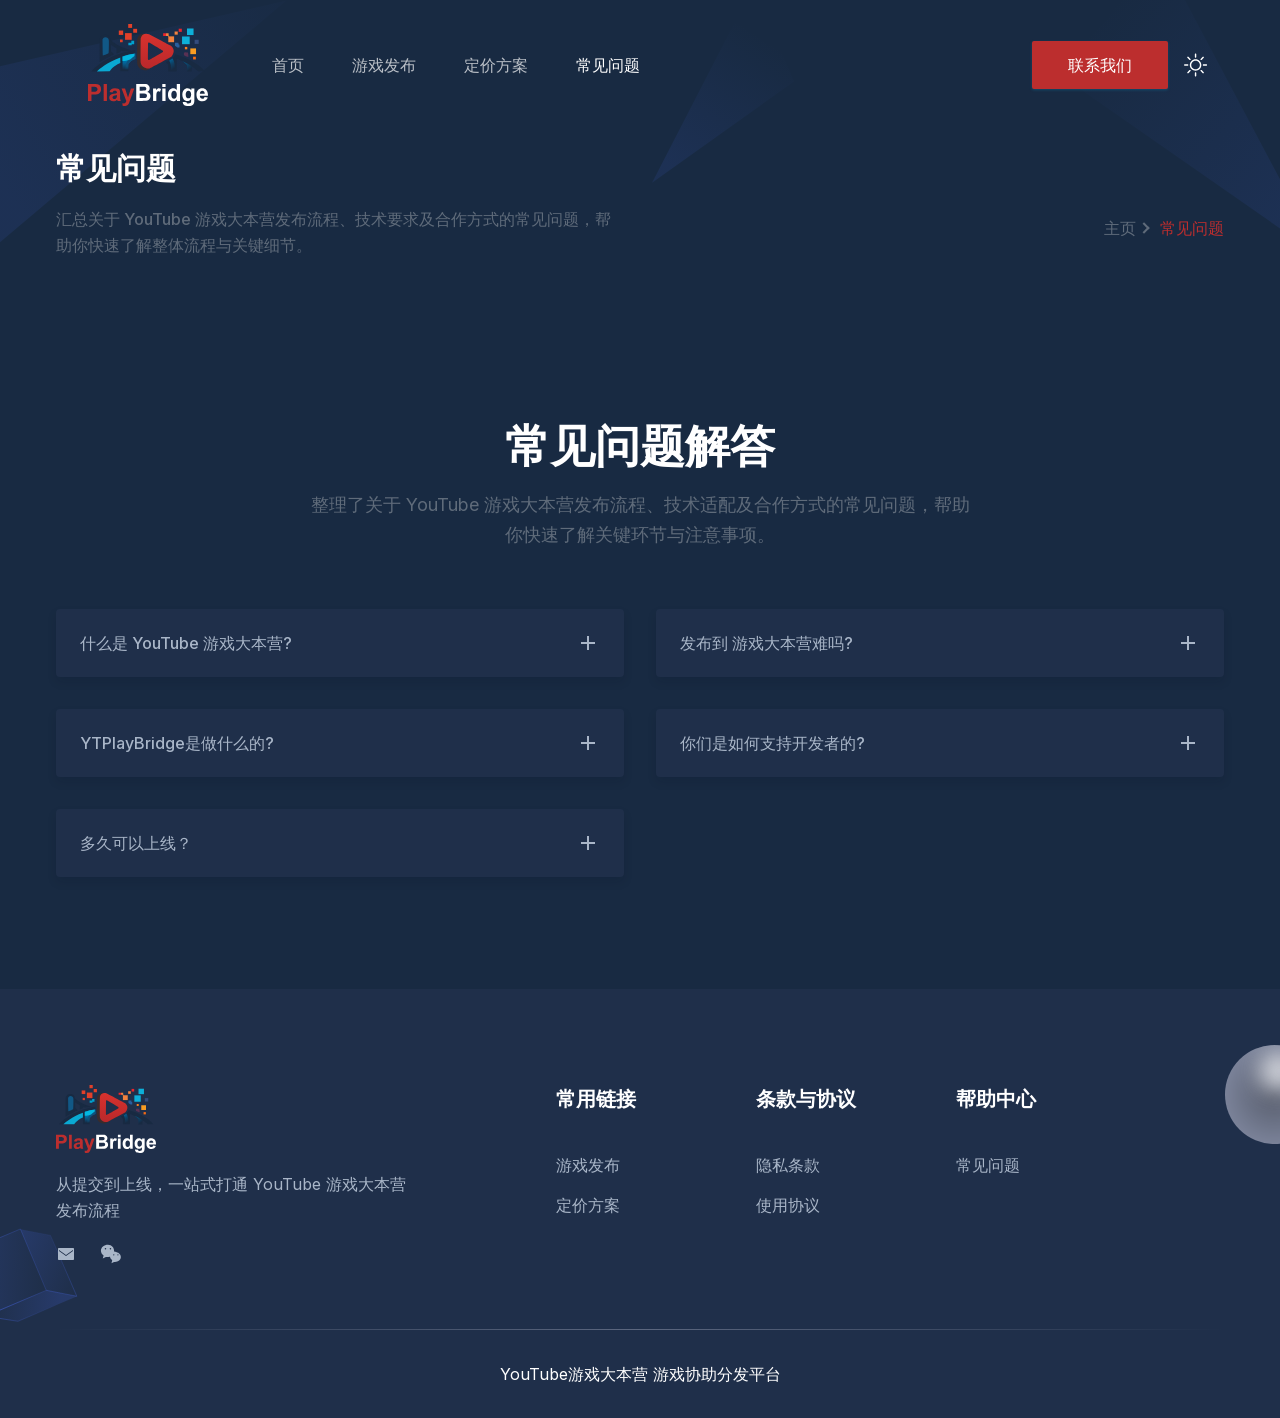
<file: faq.html>
<!DOCTYPE html><!--89MCSDM_auQf8lvm_tGuB--><html lang="en"><head><meta charSet="utf-8"/><meta name="viewport" content="width=device-width, initial-scale=1"/><link rel="preload" href="/_next/static/media/83afe278b6a6bb3c-s.p.3a6ba036.woff2" as="font" crossorigin="" type="font/woff2"/><link rel="stylesheet" href="/_next/static/chunks/02b21e27d76b83f4.css" data-precedence="next"/><link rel="preload" as="script" fetchPriority="low" href="/_next/static/chunks/672f37f0f4789434.js"/><script src="/_next/static/chunks/8c4bb65ca9f95eb5.js" async=""></script><script src="/_next/static/chunks/8008d994f91f0fb6.js" async=""></script><script src="/_next/static/chunks/8296bf97416a5ebf.js" async=""></script><script src="/_next/static/chunks/turbopack-e8113b1ac129ff8a.js" async=""></script><script src="/_next/static/chunks/ff1a16fafef87110.js" async=""></script><script src="/_next/static/chunks/247eb132b7f7b574.js" async=""></script><script src="/_next/static/chunks/65d835358e08c573.js" async=""></script><script src="/_next/static/chunks/e870d07286374aa4.js" async=""></script><link rel="preload" href="https://challenges.cloudflare.com/turnstile/v0/api.js" as="script"/><meta name="next-size-adjust" content=""/><title>常见问题 | YouTube 游戏大本营协助分发平台</title><meta name="description" content="This is FAQ Page"/><script src="/_next/static/chunks/a6dad97d9634a72d.js" noModule=""></script></head><body class="bg-[#FCFCFC] dark:bg-black inter_5972bc34-module__OU16Qa__className"><div hidden=""><!--$--><!--/$--></div><script>!function(){try{var d=document.documentElement,c=d.classList;c.remove('light','dark');var e=localStorage.getItem('theme');if(e){c.add(e|| '')}else{c.add('dark');}if(e==='light'||e==='dark'||!e)d.style.colorScheme=e||'dark'}catch(t){}}();</script><div class="isolate"><header class="header top-0 left-0 z-40 flex w-full items-center absolute bg-transparent"><div class="container"><div class="relative -mx-4 pl-6 flex items-center justify-between"><div class="w-42 max-w-full pl-6 xl:mr-12"><a class="header-logo block w-full py-6 " href="/"><img alt="logo" loading="lazy" width="120" height="20" decoding="async" data-nimg="1" class="w-full dark:hidden" style="color:transparent" src="/images/logo/logo-2.svg"/><img alt="logo" loading="lazy" width="120" height="20" decoding="async" data-nimg="1" class="hidden w-full dark:block" style="color:transparent" src="/images/logo/logo.svg"/></a></div><div class="flex w-full items-center justify-between px-4"><div><button id="navbarToggler" aria-label="Mobile Menu" class="ring-primary absolute top-1/2 right-4 block translate-y-[-50%] rounded-lg px-3 py-[6px] focus:ring-2 lg:hidden"><span class="relative my-1.5 block h-0.5 w-[30px] bg-black transition-all duration-300 dark:bg-white  "></span><span class="relative my-1.5 block h-0.5 w-[30px] bg-black transition-all duration-300 dark:bg-white  "></span><span class="relative my-1.5 block h-0.5 w-[30px] bg-black transition-all duration-300 dark:bg-white  "></span></button><nav id="navbarCollapse" class="navbar border-body-color/50 dark:border-body-color/20 dark:bg-dark absolute right-0 z-30 w-[250px] rounded border-[.5px] bg-white px-6 py-4 duration-300 lg:visible lg:static lg:w-auto lg:border-none lg:!bg-transparent lg:p-0 lg:opacity-100 invisible top-[120%] opacity-0"><ul class="block lg:flex lg:space-x-12"><li class="group relative"><a class="flex py-2 text-base lg:mr-0 lg:inline-flex lg:px-0 lg:py-6 text-dark hover:text-primary dark:text-white/70 dark:hover:text-white" href="/">首页</a></li><li class="group relative"><a class="flex py-2 text-base lg:mr-0 lg:inline-flex lg:px-0 lg:py-6 text-dark hover:text-primary dark:text-white/70 dark:hover:text-white" href="/how-it-works">游戏发布</a></li><li class="group relative"><a class="flex py-2 text-base lg:mr-0 lg:inline-flex lg:px-0 lg:py-6 text-dark hover:text-primary dark:text-white/70 dark:hover:text-white" href="/pricing">定价方案</a></li><li class="group relative"><a class="flex py-2 text-base lg:mr-0 lg:inline-flex lg:px-0 lg:py-6 text-primary dark:text-white" href="/faq">常见问题</a></li></ul></nav></div><div class="flex items-center justify-end pr-16 lg:pr-0"><a class="ease-in-up shadow-btn hover:shadow-btn-hover bg-primary hover:bg-primary/90 rounded-xs px-8 py-3 text-base font-medium text-white transition duration-300 md:block md:px-9 lg:px-6 xl:px-9" href="/contact-us">联系我们</a><div><button aria-label="theme toggler" class="flex items-center justify-center text-black rounded-full cursor-pointer bg-gray-2 dark:bg-dark-bg h-9 w-9 dark:text-white md:h-14 md:w-14"><svg viewBox="0 0 23 23" class="w-5 h-5 stroke-current dark:hidden md:h-6 md:w-6" fill="none"><path d="M9.55078 1.5C5.80078 1.5 1.30078 5.25 1.30078 11.25C1.30078 17.25 5.80078 21.75 11.8008 21.75C17.8008 21.75 21.5508 17.25 21.5508 13.5C13.3008 18.75 4.30078 9.75 9.55078 1.5Z" stroke-width="2" stroke-linecap="round" stroke-linejoin="round"></path></svg><svg viewBox="0 0 25 24" fill="none" xmlns="http://www.w3.org/2000/svg" class="hidden w-5 h-5 dark:block md:h-6 md:w-6"><mask id="path-1-inside-1_977:1934" fill="white"><path d="M12.0508 16.5C10.8573 16.5 9.71271 16.0259 8.8688 15.182C8.02489 14.3381 7.55078 13.1935 7.55078 12C7.55078 10.8065 8.02489 9.66193 8.8688 8.81802C9.71271 7.97411 10.8573 7.5 12.0508 7.5C13.2443 7.5 14.3888 7.97411 15.2328 8.81802C16.0767 9.66193 16.5508 10.8065 16.5508 12C16.5508 13.1935 16.0767 14.3381 15.2328 15.182C14.3888 16.0259 13.2443 16.5 12.0508 16.5ZM12.0508 18C13.6421 18 15.1682 17.3679 16.2934 16.2426C17.4186 15.1174 18.0508 13.5913 18.0508 12C18.0508 10.4087 17.4186 8.88258 16.2934 7.75736C15.1682 6.63214 13.6421 6 12.0508 6C10.4595 6 8.93336 6.63214 7.80814 7.75736C6.68292 8.88258 6.05078 10.4087 6.05078 12C6.05078 13.5913 6.68292 15.1174 7.80814 16.2426C8.93336 17.3679 10.4595 18 12.0508 18ZM12.0508 0C12.2497 0 12.4405 0.0790176 12.5811 0.21967C12.7218 0.360322 12.8008 0.551088 12.8008 0.75V3.75C12.8008 3.94891 12.7218 4.13968 12.5811 4.28033C12.4405 4.42098 12.2497 4.5 12.0508 4.5C11.8519 4.5 11.6611 4.42098 11.5205 4.28033C11.3798 4.13968 11.3008 3.94891 11.3008 3.75V0.75C11.3008 0.551088 11.3798 0.360322 11.5205 0.21967C11.6611 0.0790176 11.8519 0 12.0508 0V0ZM12.0508 19.5C12.2497 19.5 12.4405 19.579 12.5811 19.7197C12.7218 19.8603 12.8008 20.0511 12.8008 20.25V23.25C12.8008 23.4489 12.7218 23.6397 12.5811 23.7803C12.4405 23.921 12.2497 24 12.0508 24C11.8519 24 11.6611 23.921 11.5205 23.7803C11.3798 23.6397 11.3008 23.4489 11.3008 23.25V20.25C11.3008 20.0511 11.3798 19.8603 11.5205 19.7197C11.6611 19.579 11.8519 19.5 12.0508 19.5ZM24.0508 12C24.0508 12.1989 23.9718 12.3897 23.8311 12.5303C23.6905 12.671 23.4997 12.75 23.3008 12.75H20.3008C20.1019 12.75 19.9111 12.671 19.7705 12.5303C19.6298 12.3897 19.5508 12.1989 19.5508 12C19.5508 11.8011 19.6298 11.6103 19.7705 11.4697C19.9111 11.329 20.1019 11.25 20.3008 11.25H23.3008C23.4997 11.25 23.6905 11.329 23.8311 11.4697C23.9718 11.6103 24.0508 11.8011 24.0508 12ZM4.55078 12C4.55078 12.1989 4.47176 12.3897 4.33111 12.5303C4.19046 12.671 3.99969 12.75 3.80078 12.75H0.800781C0.601869 12.75 0.411103 12.671 0.270451 12.5303C0.129799 12.3897 0.0507813 12.1989 0.0507812 12C0.0507813 11.8011 0.129799 11.6103 0.270451 11.4697C0.411103 11.329 0.601869 11.25 0.800781 11.25H3.80078C3.99969 11.25 4.19046 11.329 4.33111 11.4697C4.47176 11.6103 4.55078 11.8011 4.55078 12ZM20.5363 3.5145C20.6769 3.65515 20.7559 3.84588 20.7559 4.04475C20.7559 4.24362 20.6769 4.43435 20.5363 4.575L18.4153 6.6975C18.3455 6.76713 18.2628 6.82235 18.1717 6.86C18.0806 6.89765 17.983 6.91699 17.8845 6.91692C17.6855 6.91678 17.4947 6.83758 17.354 6.69675C17.2844 6.62702 17.2292 6.54425 17.1915 6.45318C17.1539 6.36211 17.1345 6.26452 17.1346 6.16597C17.1348 5.96695 17.214 5.77613 17.3548 5.6355L19.4758 3.5145C19.6164 3.3739 19.8072 3.29491 20.006 3.29491C20.2049 3.29491 20.3956 3.3739 20.5363 3.5145ZM6.74678 17.304C6.88738 17.4446 6.96637 17.6354 6.96637 17.8342C6.96637 18.0331 6.88738 18.2239 6.74678 18.3645L4.62578 20.4855C4.48433 20.6221 4.29488 20.6977 4.09823 20.696C3.90158 20.6943 3.71347 20.6154 3.57442 20.4764C3.43536 20.3373 3.35648 20.1492 3.35478 19.9526C3.35307 19.7559 3.42866 19.5665 3.56528 19.425L5.68628 17.304C5.82693 17.1634 6.01766 17.0844 6.21653 17.0844C6.4154 17.0844 6.60614 17.1634 6.74678 17.304ZM20.5363 20.4855C20.3956 20.6261 20.2049 20.7051 20.006 20.7051C19.8072 20.7051 19.6164 20.6261 19.4758 20.4855L17.3548 18.3645C17.2182 18.223 17.1426 18.0336 17.1443 17.8369C17.146 17.6403 17.2249 17.4522 17.3639 17.3131C17.503 17.1741 17.6911 17.0952 17.8877 17.0935C18.0844 17.0918 18.2738 17.1674 18.4153 17.304L20.5363 19.425C20.6769 19.5656 20.7559 19.7564 20.7559 19.9552C20.7559 20.1541 20.6769 20.3449 20.5363 20.4855ZM6.74678 6.6975C6.60614 6.8381 6.4154 6.91709 6.21653 6.91709C6.01766 6.91709 5.82693 6.8381 5.68628 6.6975L3.56528 4.575C3.49365 4.50582 3.43651 4.42306 3.39721 4.33155C3.3579 4.24005 3.33721 4.14164 3.33634 4.04205C3.33548 3.94247 3.35445 3.84371 3.39216 3.75153C3.42988 3.65936 3.48557 3.57562 3.55598 3.5052C3.6264 3.43478 3.71014 3.37909 3.80232 3.34138C3.89449 3.30367 3.99325 3.2847 4.09283 3.28556C4.19242 3.28643 4.29083 3.30712 4.38233 3.34642C4.47384 3.38573 4.5566 3.44287 4.62578 3.5145L6.74678 5.6355C6.81663 5.70517 6.87204 5.78793 6.90985 5.87905C6.94766 5.97017 6.96712 6.06785 6.96712 6.1665C6.96712 6.26515 6.94766 6.36283 6.90985 6.45395C6.87204 6.54507 6.81663 6.62783 6.74678 6.6975Z"></path></mask><path d="M12.0508 16.5C10.8573 16.5 9.71271 16.0259 8.8688 15.182C8.02489 14.3381 7.55078 13.1935 7.55078 12C7.55078 10.8065 8.02489 9.66193 8.8688 8.81802C9.71271 7.97411 10.8573 7.5 12.0508 7.5C13.2443 7.5 14.3888 7.97411 15.2328 8.81802C16.0767 9.66193 16.5508 10.8065 16.5508 12C16.5508 13.1935 16.0767 14.3381 15.2328 15.182C14.3888 16.0259 13.2443 16.5 12.0508 16.5ZM12.0508 18C13.6421 18 15.1682 17.3679 16.2934 16.2426C17.4186 15.1174 18.0508 13.5913 18.0508 12C18.0508 10.4087 17.4186 8.88258 16.2934 7.75736C15.1682 6.63214 13.6421 6 12.0508 6C10.4595 6 8.93336 6.63214 7.80814 7.75736C6.68292 8.88258 6.05078 10.4087 6.05078 12C6.05078 13.5913 6.68292 15.1174 7.80814 16.2426C8.93336 17.3679 10.4595 18 12.0508 18ZM12.0508 0C12.2497 0 12.4405 0.0790176 12.5811 0.21967C12.7218 0.360322 12.8008 0.551088 12.8008 0.75V3.75C12.8008 3.94891 12.7218 4.13968 12.5811 4.28033C12.4405 4.42098 12.2497 4.5 12.0508 4.5C11.8519 4.5 11.6611 4.42098 11.5205 4.28033C11.3798 4.13968 11.3008 3.94891 11.3008 3.75V0.75C11.3008 0.551088 11.3798 0.360322 11.5205 0.21967C11.6611 0.0790176 11.8519 0 12.0508 0V0ZM12.0508 19.5C12.2497 19.5 12.4405 19.579 12.5811 19.7197C12.7218 19.8603 12.8008 20.0511 12.8008 20.25V23.25C12.8008 23.4489 12.7218 23.6397 12.5811 23.7803C12.4405 23.921 12.2497 24 12.0508 24C11.8519 24 11.6611 23.921 11.5205 23.7803C11.3798 23.6397 11.3008 23.4489 11.3008 23.25V20.25C11.3008 20.0511 11.3798 19.8603 11.5205 19.7197C11.6611 19.579 11.8519 19.5 12.0508 19.5ZM24.0508 12C24.0508 12.1989 23.9718 12.3897 23.8311 12.5303C23.6905 12.671 23.4997 12.75 23.3008 12.75H20.3008C20.1019 12.75 19.9111 12.671 19.7705 12.5303C19.6298 12.3897 19.5508 12.1989 19.5508 12C19.5508 11.8011 19.6298 11.6103 19.7705 11.4697C19.9111 11.329 20.1019 11.25 20.3008 11.25H23.3008C23.4997 11.25 23.6905 11.329 23.8311 11.4697C23.9718 11.6103 24.0508 11.8011 24.0508 12ZM4.55078 12C4.55078 12.1989 4.47176 12.3897 4.33111 12.5303C4.19046 12.671 3.99969 12.75 3.80078 12.75H0.800781C0.601869 12.75 0.411103 12.671 0.270451 12.5303C0.129799 12.3897 0.0507813 12.1989 0.0507812 12C0.0507813 11.8011 0.129799 11.6103 0.270451 11.4697C0.411103 11.329 0.601869 11.25 0.800781 11.25H3.80078C3.99969 11.25 4.19046 11.329 4.33111 11.4697C4.47176 11.6103 4.55078 11.8011 4.55078 12ZM20.5363 3.5145C20.6769 3.65515 20.7559 3.84588 20.7559 4.04475C20.7559 4.24362 20.6769 4.43435 20.5363 4.575L18.4153 6.6975C18.3455 6.76713 18.2628 6.82235 18.1717 6.86C18.0806 6.89765 17.983 6.91699 17.8845 6.91692C17.6855 6.91678 17.4947 6.83758 17.354 6.69675C17.2844 6.62702 17.2292 6.54425 17.1915 6.45318C17.1539 6.36211 17.1345 6.26452 17.1346 6.16597C17.1348 5.96695 17.214 5.77613 17.3548 5.6355L19.4758 3.5145C19.6164 3.3739 19.8072 3.29491 20.006 3.29491C20.2049 3.29491 20.3956 3.3739 20.5363 3.5145ZM6.74678 17.304C6.88738 17.4446 6.96637 17.6354 6.96637 17.8342C6.96637 18.0331 6.88738 18.2239 6.74678 18.3645L4.62578 20.4855C4.48433 20.6221 4.29488 20.6977 4.09823 20.696C3.90158 20.6943 3.71347 20.6154 3.57442 20.4764C3.43536 20.3373 3.35648 20.1492 3.35478 19.9526C3.35307 19.7559 3.42866 19.5665 3.56528 19.425L5.68628 17.304C5.82693 17.1634 6.01766 17.0844 6.21653 17.0844C6.4154 17.0844 6.60614 17.1634 6.74678 17.304ZM20.5363 20.4855C20.3956 20.6261 20.2049 20.7051 20.006 20.7051C19.8072 20.7051 19.6164 20.6261 19.4758 20.4855L17.3548 18.3645C17.2182 18.223 17.1426 18.0336 17.1443 17.8369C17.146 17.6403 17.2249 17.4522 17.3639 17.3131C17.503 17.1741 17.6911 17.0952 17.8877 17.0935C18.0844 17.0918 18.2738 17.1674 18.4153 17.304L20.5363 19.425C20.6769 19.5656 20.7559 19.7564 20.7559 19.9552C20.7559 20.1541 20.6769 20.3449 20.5363 20.4855ZM6.74678 6.6975C6.60614 6.8381 6.4154 6.91709 6.21653 6.91709C6.01766 6.91709 5.82693 6.8381 5.68628 6.6975L3.56528 4.575C3.49365 4.50582 3.43651 4.42306 3.39721 4.33155C3.3579 4.24005 3.33721 4.14164 3.33634 4.04205C3.33548 3.94247 3.35445 3.84371 3.39216 3.75153C3.42988 3.65936 3.48557 3.57562 3.55598 3.5052C3.6264 3.43478 3.71014 3.37909 3.80232 3.34138C3.89449 3.30367 3.99325 3.2847 4.09283 3.28556C4.19242 3.28643 4.29083 3.30712 4.38233 3.34642C4.47384 3.38573 4.5566 3.44287 4.62578 3.5145L6.74678 5.6355C6.81663 5.70517 6.87204 5.78793 6.90985 5.87905C6.94766 5.97017 6.96712 6.06785 6.96712 6.1665C6.96712 6.26515 6.94766 6.36283 6.90985 6.45395C6.87204 6.54507 6.81663 6.62783 6.74678 6.6975Z" fill="black" stroke="white" stroke-width="2" mask="url(#path-1-inside-1_977:1934)"></path></svg></button></div></div></div></div></div></header><section class="relative z-10 overflow-hidden pt-28 lg:pt-[150px]"><div class="container"><div class="-mx-4 flex flex-wrap items-center"><div class="w-full px-4 md:w-8/12 lg:w-7/12"><div class="mb-8 max-w-[570px] md:mb-0 lg:mb-12"><h1 class="mb-5 text-2xl font-bold text-black sm:text-3xl dark:text-white">常见问题</h1><p class="text-body-color text-base leading-relaxed font-medium">汇总关于 YouTube 游戏大本营发布流程、技术要求及合作方式的常见问题，帮助你快速了解整体流程与关键细节。</p></div></div><div class="w-full px-4 md:w-4/12 lg:w-5/12"><div class="text-end"><ul class="flex items-center md:justify-end"><li class="flex items-center"><a class="text-body-color hover:text-primary pr-1 text-base font-medium" href="/">主页</a><span class="border-body-color mr-3 block h-2 w-2 rotate-45 border-t-2 border-r-2"></span></li><li class="text-primary text-base font-medium">常见问题</li></ul></div></div></div></div><div><span class="absolute top-0 left-0 z-[-1]"><svg width="287" height="254" viewBox="0 0 287 254" fill="none" xmlns="http://www.w3.org/2000/svg"><path opacity="0.1" d="M286.5 0.5L-14.5 254.5V69.5L286.5 0.5Z" fill="url(#paint0_linear_111:578)"></path><defs><linearGradient id="paint0_linear_111:578" x1="-40.5" y1="117" x2="301.926" y2="-97.1485" gradientUnits="userSpaceOnUse"><stop stop-color="#4A6CF7"></stop><stop offset="1" stop-color="#4A6CF7" stop-opacity="0"></stop></linearGradient></defs></svg></span><span class="absolute top-0 right-0 z-[-1]"><svg width="628" height="258" viewBox="0 0 628 258" fill="none" xmlns="http://www.w3.org/2000/svg"><path opacity="0.1" d="M669.125 257.002L345.875 31.9983L524.571 -15.8832L669.125 257.002Z" fill="url(#paint0_linear_0:1)"></path><path opacity="0.1" d="M0.0716344 182.78L101.988 -15.0769L142.154 81.4093L0.0716344 182.78Z" fill="url(#paint1_linear_0:1)"></path><defs><linearGradient id="paint0_linear_0:1" x1="644" y1="221" x2="429.946" y2="37.0429" gradientUnits="userSpaceOnUse"><stop stop-color="#4A6CF7"></stop><stop offset="1" stop-color="#4A6CF7" stop-opacity="0"></stop></linearGradient><linearGradient id="paint1_linear_0:1" x1="18.3648" y1="166.016" x2="105.377" y2="32.3398" gradientUnits="userSpaceOnUse"><stop stop-color="#4A6CF7"></stop><stop offset="1" stop-color="#4A6CF7" stop-opacity="0"></stop></linearGradient></defs></svg></span></div></section><section class="py-16 md:py-20 lg:py-28"><div class="container"><div class="w-full mx-auto text-center" style="max-width:665px;margin-bottom:60px"><h2 class="mb-4 text-3xl font-bold leading-tight! text-black dark:text-white sm:text-4xl md:text-[45px]">常见问题解答</h2><p class="text-base leading-relaxed! text-body-color md:text-lg">整理了关于 YouTube 游戏大本营发布流程、技术适配及合作方式的常见问题，帮助你快速了解关键环节与注意事项。</p></div><div class="-mx-4 flex flex-wrap"><div class="w-full px-4 lg:w-1/2"><div class="shadow-three hover:shadow-one dark:bg-gray-dark dark:shadow-two dark:hover:shadow-gray-dark mb-8 w-full rounded-sm bg-white duration-300 last-of-type:mb-0"><div class="text-body-color dark:text-body-color-dark flex cursor-pointer items-center justify-between px-6 py-[22px]"><h2 class="text-base font-medium">什么是 YouTube 游戏大本营?</h2><span class="transition-transform duration-300 "><svg width="24" height="24" viewBox="0 0 24 24"><path d="M11 11V5H13V11H19V13H13V19H11V13H5V11H11Z" fill="currentColor"></path></svg></span></div><div class="text-body-color dark:text-body-color-dark grid text-base transition-[grid-template-rows] duration-300 [grid-template-rows:0fr]"><div class="overflow-hidden"><div class="p-6 pt-1">YouTube 游戏大本营是 YouTube 推出的一种轻量级游戏形式，用户无需下载即可在平台内直接体验游戏。它为开发者提供了新的分发渠道，同时也对性能、体积和交互方式有特定要求。👉 可参考官方介绍: https://blog.youtube/news-and-events/youtube-playables/</div></div></div></div><div class="shadow-three hover:shadow-one dark:bg-gray-dark dark:shadow-two dark:hover:shadow-gray-dark mb-8 w-full rounded-sm bg-white duration-300 last-of-type:mb-0"><div class="text-body-color dark:text-body-color-dark flex cursor-pointer items-center justify-between px-6 py-[22px]"><h2 class="text-base font-medium">YTPlayBridge是做什么的?</h2><span class="transition-transform duration-300 "><svg width="24" height="24" viewBox="0 0 24 24"><path d="M11 11V5H13V11H19V13H13V19H11V13H5V11H11Z" fill="currentColor"></path></svg></span></div><div class="text-body-color dark:text-body-color-dark grid text-base transition-[grid-template-rows] duration-300 [grid-template-rows:0fr]"><div class="overflow-hidden"><div class="p-6 pt-1">我们帮助开发者将现有游戏适配并发布为 YouTube 游戏大本营, 包括规范审核、构建优化、提交流程以及上线支持, 降低试错成本并提升通过率。</div></div></div></div><div class="shadow-three hover:shadow-one dark:bg-gray-dark dark:shadow-two dark:hover:shadow-gray-dark mb-8 w-full rounded-sm bg-white duration-300 last-of-type:mb-0"><div class="text-body-color dark:text-body-color-dark flex cursor-pointer items-center justify-between px-6 py-[22px]"><h2 class="text-base font-medium">多久可以上线？</h2><span class="transition-transform duration-300 "><svg width="24" height="24" viewBox="0 0 24 24"><path d="M11 11V5H13V11H19V13H13V19H11V13H5V11H11Z" fill="currentColor"></path></svg></span></div><div class="text-body-color dark:text-body-color-dark grid text-base transition-[grid-template-rows] duration-300 [grid-template-rows:0fr]"><div class="overflow-hidden"><div class="p-6 pt-1">具体时间取决于游戏当前状态与适配难度。一般情况下，从评估到完成发布需要多轮测试与优化，我们会尽可能缩短流程并减少不必要的延迟。</div></div></div></div></div><div class="w-full px-4 lg:w-1/2"><div class="shadow-three hover:shadow-one dark:bg-gray-dark dark:shadow-two dark:hover:shadow-gray-dark mb-8 w-full rounded-sm bg-white duration-300 last-of-type:mb-0"><div class="text-body-color dark:text-body-color-dark flex cursor-pointer items-center justify-between px-6 py-[22px]"><h2 class="text-base font-medium">发布到 游戏大本营难吗?</h2><span class="transition-transform duration-300 "><svg width="24" height="24" viewBox="0 0 24 24"><path d="M11 11V5H13V11H19V13H13V19H11V13H5V11H11Z" fill="currentColor"></path></svg></span></div><div class="text-body-color dark:text-body-color-dark grid text-base transition-[grid-template-rows] duration-300 [grid-template-rows:0fr]"><div class="overflow-hidden"><div class="p-6 pt-1">相比传统游戏发布, 游戏大本营对体积、性能和运行环境有严格限制，同时提交流程也较为复杂。许多开发者会在适配和审核阶段遇到多次迭代与不确定性。我们通过实际经验帮助你更高效完成这一过程。</div></div></div></div><div class="shadow-three hover:shadow-one dark:bg-gray-dark dark:shadow-two dark:hover:shadow-gray-dark mb-8 w-full rounded-sm bg-white duration-300 last-of-type:mb-0"><div class="text-body-color dark:text-body-color-dark flex cursor-pointer items-center justify-between px-6 py-[22px]"><h2 class="text-base font-medium">你们是如何支持开发者的?</h2><span class="transition-transform duration-300 "><svg width="24" height="24" viewBox="0 0 24 24"><path d="M11 11V5H13V11H19V13H13V19H11V13H5V11H11Z" fill="currentColor"></path></svg></span></div><div class="text-body-color dark:text-body-color-dark grid text-base transition-[grid-template-rows] duration-300 [grid-template-rows:0fr]"><div class="overflow-hidden"><div class="p-6 pt-1">我们基于 Youtube 官方 游戏大本营文档与实际发布经验, 提供从构建适配、问题排查到上线支持的全流程协助，确保你的游戏能够顺利进入 游戏大本营生态。</div></div></div></div></div></div></div></section><!--$--><!--/$--><footer class="dark:bg-gray-dark relative z-10 bg-white pt-16 md:pt-20 lg:pt-24"><div class="container"><div class="-mx-4 flex flex-wrap"><div class="w-full px-4 md:w-1/2 lg:w-4/12 xl:w-5/12"><div class="mb-12 max-w-[360px] lg:mb-16"><a class="mb-3 inline-block w-25" href="/"><img alt="logo" loading="lazy" width="140" height="30" decoding="async" data-nimg="1" class="w-full dark:hidden" style="color:transparent" src="/images/logo/logo-2.svg"/><img alt="logo" loading="lazy" width="140" height="30" decoding="async" data-nimg="1" class="hidden w-full dark:block" style="color:transparent" src="/images/logo/logo.svg"/></a><p class="text-body-color dark:text-body-color-dark mb-5 text-base leading-relaxed">从提交到上线，一站式打通 YouTube 游戏大本营发布流程</p><div class="flex items-center"><a href="mailto:contact@ytplaybridge.com" aria-label="email-link" class="text-body-color hover:text-primary dark:text-body-color-dark dark:hover:text-primary duration-300"><svg class="fill-current" viewBox="0 0 20 20" height="20" width="20"><path d="M17 4H3C2.4 4 2 4.4 2 5V15C2 15.6 2.4 16 3 16H17C17.6 16 18 15.6 18 15V5C18 4.4 17.6 4 17 4ZM17 7L10 12L3 7V6L10 11L17 6V7Z"></path></svg></a><button aria-label="wechat-contact" class="text-body-color hover:text-primary dark:text-body-color-dark dark:hover:text-primary ml-6 duration-300"><svg width="22" height="22" viewBox="0 0 24 24" fill="currentColor"><path d="M8.691 2C4.443 2 1 4.908 1 8.494c0 2.062 1.146 3.894 2.93 5.087L3 17l3.432-1.715c.406.057.826.087 1.259.087 4.248 0 7.691-2.908 7.691-6.494S12.939 2 8.691 2zm-2.72 5.22c-.473 0-.857-.384-.857-.857s.384-.857.857-.857.857.384.857.857-.384.857-.857.857zm5.44 0c-.473 0-.857-.384-.857-.857s.384-.857.857-.857.857.384.857.857-.384.857-.857.857zM17.308 9.143c-3.529 0-6.392 2.415-6.392 5.393 0 1.71.94 3.23 2.405 4.219L12.5 22l2.815-1.408c.337.047.685.072 1.042.072 3.529 0 6.393-2.415 6.393-5.393 0-2.978-2.864-5.393-6.442-5.393zm-2.261 4.455c-.394 0-.714-.32-.714-.714s.32-.714.714-.714.714.32.714.714-.32.714-.714.714zm4.522 0c-.394 0-.714-.32-.714-.714s.32-.714.714-.714.714.32.714.714-.32.714-.714.714z"></path></svg></button></div></div></div><div class="w-full px-4 sm:w-1/2 md:w-1/2 lg:w-2/12 xl:w-2/12"><div class="mb-12 lg:mb-16"><h2 class="mb-10 text-xl font-bold text-black dark:text-white">常用链接</h2><ul><li><a class="text-body-color hover:text-primary dark:text-body-color-dark dark:hover:text-primary mb-4 inline-block text-base duration-300" href="/how-it-works">游戏发布</a></li><li><a class="text-body-color hover:text-primary dark:text-body-color-dark dark:hover:text-primary mb-4 inline-block text-base duration-300" href="/">定价方案</a></li></ul></div></div><div class="w-full px-4 sm:w-1/2 md:w-1/2 lg:w-2/12 xl:w-2/12"><div class="mb-12 lg:mb-16"><h2 class="mb-10 text-xl font-bold text-black dark:text-white">条款与协议</h2><ul><li><a class="text-body-color hover:text-primary dark:text-body-color-dark dark:hover:text-primary mb-4 inline-block text-base duration-300" href="/privacy-policy">隐私条款</a></li><li><a class="text-body-color hover:text-primary dark:text-body-color-dark dark:hover:text-primary mb-4 inline-block text-base duration-300" href="/term-of-service">使用协议</a></li></ul></div></div><div class="w-full px-4 md:w-1/2 lg:w-4/12 xl:w-3/12"><div class="mb-12 lg:mb-16"><h2 class="mb-10 text-xl font-bold text-black dark:text-white">帮助中心</h2><ul><li><a class="text-body-color hover:text-primary dark:text-body-color-dark dark:hover:text-primary mb-4 inline-block text-base duration-300" href="/">常见问题</a></li></ul></div></div></div><div class="h-px w-full bg-linear-to-r from-transparent via-[#D2D8E183] to-transparent dark:via-[#959CB183]"></div><div class="py-8"><p class="text-body-color text-center text-base dark:text-white">YouTube游戏大本营 游戏协助分发平台</p></div></div><div class="absolute top-14 right-0 z-[-1]"><svg width="55" height="99" viewBox="0 0 55 99" fill="none" xmlns="http://www.w3.org/2000/svg"><circle opacity="0.8" cx="49.5" cy="49.5" r="49.5" fill="#959CB1"></circle><mask id="mask0_94:899" style="mask-type:alpha" maskUnits="userSpaceOnUse" x="0" y="0" width="99" height="99"><circle opacity="0.8" cx="49.5" cy="49.5" r="49.5" fill="#4A6CF7"></circle></mask><g mask="url(#mask0_94:899)"><circle opacity="0.8" cx="49.5" cy="49.5" r="49.5" fill="url(#paint0_radial_94:899)"></circle><g opacity="0.8" filter="url(#filter0_f_94:899)"><circle cx="53.8676" cy="26.2061" r="20.3824" fill="white"></circle></g></g><defs><filter id="filter0_f_94:899" x="12.4852" y="-15.1763" width="82.7646" height="82.7646" filterUnits="userSpaceOnUse" color-interpolation-filters="sRGB"><feFlood flood-opacity="0" result="BackgroundImageFix"></feFlood><feBlend mode="normal" in="SourceGraphic" in2="BackgroundImageFix" result="shape"></feBlend><feGaussianBlur stdDeviation="10.5" result="effect1_foregroundBlur_94:899"></feGaussianBlur></filter><radialGradient id="paint0_radial_94:899" cx="0" cy="0" r="1" gradientUnits="userSpaceOnUse" gradientTransform="translate(49.5 49.5) rotate(90) scale(53.1397)"><stop stop-opacity="0.47"></stop><stop offset="1" stop-opacity="0"></stop></radialGradient></defs></svg></div><div class="absolute bottom-24 left-0 z-[-1]"><svg width="79" height="94" viewBox="0 0 79 94" fill="none" xmlns="http://www.w3.org/2000/svg"><rect opacity="0.3" x="-41" y="26.9426" width="66.6675" height="66.6675" transform="rotate(-22.9007 -41 26.9426)" fill="url(#paint0_linear_94:889)"></rect><rect x="-41" y="26.9426" width="66.6675" height="66.6675" transform="rotate(-22.9007 -41 26.9426)" stroke="url(#paint1_linear_94:889)" stroke-width="0.7"></rect><path opacity="0.3" d="M50.5215 7.42229L20.325 1.14771L46.2077 62.3249L77.1885 68.2073L50.5215 7.42229Z" fill="url(#paint2_linear_94:889)"></path><path d="M50.5215 7.42229L20.325 1.14771L46.2077 62.3249L76.7963 68.2073L50.5215 7.42229Z" stroke="url(#paint3_linear_94:889)" stroke-width="0.7"></path><path opacity="0.3" d="M17.9721 93.3057L-14.9695 88.2076L46.2077 62.325L77.1885 68.2074L17.9721 93.3057Z" fill="url(#paint4_linear_94:889)"></path><path d="M17.972 93.3057L-14.1852 88.2076L46.2077 62.325L77.1884 68.2074L17.972 93.3057Z" stroke="url(#paint5_linear_94:889)" stroke-width="0.7"></path><defs><linearGradient id="paint0_linear_94:889" x1="-41" y1="21.8445" x2="36.9671" y2="59.8878" gradientUnits="userSpaceOnUse"><stop stop-color="#4A6CF7" stop-opacity="0.62"></stop><stop offset="1" stop-color="#4A6CF7" stop-opacity="0"></stop></linearGradient><linearGradient id="paint1_linear_94:889" x1="25.6675" y1="95.9631" x2="-42.9608" y2="20.668" gradientUnits="userSpaceOnUse"><stop stop-color="#4A6CF7" stop-opacity="0"></stop><stop offset="1" stop-color="#4A6CF7" stop-opacity="0.51"></stop></linearGradient><linearGradient id="paint2_linear_94:889" x1="20.325" y1="-3.98039" x2="90.6248" y2="25.1062" gradientUnits="userSpaceOnUse"><stop stop-color="#4A6CF7" stop-opacity="0.62"></stop><stop offset="1" stop-color="#4A6CF7" stop-opacity="0"></stop></linearGradient><linearGradient id="paint3_linear_94:889" x1="18.3642" y1="-1.59742" x2="113.9" y2="80.6826" gradientUnits="userSpaceOnUse"><stop stop-color="#4A6CF7" stop-opacity="0"></stop><stop offset="1" stop-color="#4A6CF7" stop-opacity="0.51"></stop></linearGradient><linearGradient id="paint4_linear_94:889" x1="61.1098" y1="62.3249" x2="-8.82468" y2="58.2156" gradientUnits="userSpaceOnUse"><stop stop-color="#4A6CF7" stop-opacity="0.62"></stop><stop offset="1" stop-color="#4A6CF7" stop-opacity="0"></stop></linearGradient><linearGradient id="paint5_linear_94:889" x1="65.4236" y1="65.0701" x2="24.0178" y2="41.6598" gradientUnits="userSpaceOnUse"><stop stop-color="#4A6CF7" stop-opacity="0"></stop><stop offset="1" stop-color="#4A6CF7" stop-opacity="0.51"></stop></linearGradient></defs></svg></div></footer></div><div class="fixed right-8 bottom-8 z-99"></div><script src="/_next/static/chunks/672f37f0f4789434.js" id="_R_" async=""></script><script>(self.__next_f=self.__next_f||[]).push([0])</script><script>self.__next_f.push([1,"1:\"$Sreact.fragment\"\n2:I[92825,[\"/_next/static/chunks/ff1a16fafef87110.js\",\"/_next/static/chunks/247eb132b7f7b574.js\"],\"ClientSegmentRoot\"]\n3:I[53642,[\"/_next/static/chunks/65d835358e08c573.js\"],\"default\"]\n4:I[39756,[\"/_next/static/chunks/ff1a16fafef87110.js\",\"/_next/static/chunks/247eb132b7f7b574.js\"],\"default\"]\n5:I[37457,[\"/_next/static/chunks/ff1a16fafef87110.js\",\"/_next/static/chunks/247eb132b7f7b574.js\"],\"default\"]\n6:I[22016,[\"/_next/static/chunks/65d835358e08c573.js\",\"/_next/static/chunks/e870d07286374aa4.js\"],\"\"]\nd:I[68027,[\"/_next/static/chunks/ff1a16fafef87110.js\",\"/_next/static/chunks/247eb132b7f7b574.js\"],\"default\"]\n:HL[\"/_next/static/chunks/02b21e27d76b83f4.css\",\"style\"]\n:HL[\"/_next/static/media/83afe278b6a6bb3c-s.p.3a6ba036.woff2\",\"font\",{\"crossOrigin\":\"\",\"type\":\"font/woff2\"}]\n"])</script><script>self.__next_f.push([1,"0:{\"P\":null,\"b\":\"89MCSDM-auQf8lvm-tGuB\",\"c\":[\"\",\"faq\"],\"q\":\"\",\"i\":false,\"f\":[[[\"\",{\"children\":[\"faq\",{\"children\":[\"__PAGE__\",{}]}]},\"$undefined\",\"$undefined\",true],[[\"$\",\"$1\",\"c\",{\"children\":[[[\"$\",\"link\",\"0\",{\"rel\":\"stylesheet\",\"href\":\"/_next/static/chunks/02b21e27d76b83f4.css\",\"precedence\":\"next\",\"crossOrigin\":\"$undefined\",\"nonce\":\"$undefined\"}],[\"$\",\"script\",\"script-0\",{\"src\":\"/_next/static/chunks/65d835358e08c573.js\",\"async\":true,\"nonce\":\"$undefined\"}]],[\"$\",\"$L2\",null,{\"Component\":\"$3\",\"slots\":{\"children\":[\"$\",\"$L4\",null,{\"parallelRouterKey\":\"children\",\"error\":\"$undefined\",\"errorStyles\":\"$undefined\",\"errorScripts\":\"$undefined\",\"template\":[\"$\",\"$L5\",null,{}],\"templateStyles\":\"$undefined\",\"templateScripts\":\"$undefined\",\"notFound\":[[\"$\",\"section\",null,{\"className\":\"relative z-10 pt-36 pb-16 md:pb-20 lg:pt-[180px] lg:pb-28\",\"children\":[[\"$\",\"div\",null,{\"className\":\"container\",\"children\":[\"$\",\"div\",null,{\"className\":\"-mx-4 flex flex-wrap\",\"children\":[\"$\",\"div\",null,{\"className\":\"w-full px-4\",\"children\":[\"$\",\"div\",null,{\"className\":\"mx-auto max-w-[530px] text-center\",\"children\":[[\"$\",\"div\",null,{\"className\":\"mx-auto mb-9 text-center\",\"children\":[\"$\",\"svg\",null,{\"className\":\"mx-auto w-full text-center\",\"height\":\"210\",\"viewBox\":\"0 0 474 210\",\"fill\":\"none\",\"xmlns\":\"http://www.w3.org/2000/svg\",\"children\":[[\"$\",\"path\",null,{\"opacity\":\"0.5\",\"d\":\"M25 163.051H101.211V191H133.308V163.051H153V136.111H133.308V32H91.2871L25 136.577V163.051ZM101.831 136.111H58.8025V134.869L100.591 68.6445H101.831V136.111Z\",\"stroke\":\"url(#paint0_linear_116:1137)\",\"strokeWidth\":\"3\"}],[\"$\",\"path\",null,{\"opacity\":\"0.5\",\"d\":\"M307 133.051H383.211V161H415.308V133.051H435V106.111H415.308V2H373.287L307 106.577V133.051ZM383.831 106.111H340.803V104.869L382.591 38.6445H383.831V106.111Z\",\"stroke\":\"url(#paint1_linear_116:1137)\",\"strokeWidth\":\"3\"}],[\"$\",\"circle\",null,{\"opacity\":\"0.8\",\"cx\":\"227.5\",\"cy\":\"81.5\",\"r\":\"68.5\",\"fill\":\"#4A6CF7\"}],[\"$\",\"mask\",null,{\"id\":\"mask0_116:1137\",\"style\":{\"maskType\":\"alpha\"},\"maskUnits\":\"userSpaceOnUse\",\"x\":\"159\",\"y\":\"13\",\"width\":\"137\",\"height\":\"137\",\"children\":[\"$\",\"circle\",null,{\"opacity\":\"0.8\",\"cx\":\"227.5\",\"cy\":\"81.5\",\"r\":\"68.5\",\"fill\":\"#4A6CF7\"}]}],[\"$\",\"g\",null,{\"mask\":\"url(#mask0_116:1137)\",\"children\":[[\"$\",\"circle\",null,{\"opacity\":\"0.8\",\"cx\":\"227.5\",\"cy\":\"81.5\",\"r\":\"68.5\",\"fill\":\"url(#paint2_radial_116:1137)\"}],[\"$\",\"g\",null,{\"opacity\":\"0.8\",\"filter\":\"url(#filter0_f_116:1137)\",\"children\":[\"$\",\"circle\",null,{\"cx\":\"233.543\",\"cy\":\"49.2645\",\"r\":\"28.2059\",\"fill\":\"white\"}]}]]}],[\"$\",\"path\",null,{\"d\":\"M0 182H83.5V209H150.5V178H169.5V148.5C169.5 148.5 194 165 229.5 165C265 165 294 134.5 294 134.5V152H306.5H361V178H435V152H474\",\"stroke\":\"white\",\"strokeOpacity\":\"0.08\",\"strokeWidth\":\"2\"}],[\"$\",\"defs\",null,{\"children\":[[\"$\",\"filter\",null,{\"id\":\"filter0_f_116:1137\",\"x\":\"175.337\",\"y\":\"-8.94141\",\"width\":\"116.412\",\"height\":\"116.412\",\"filterUnits\":\"userSpaceOnUse\",\"colorInterpolationFilters\":\"sRGB\",\"children\":[[\"$\",\"feFlood\",null,{\"floodOpacity\":\"0\",\"result\":\"BackgroundImageFix\"}],[\"$\",\"feBlend\",null,{\"mode\":\"normal\",\"in\":\"SourceGraphic\",\"in2\":\"BackgroundImageFix\",\"result\":\"shape\"}],[\"$\",\"feGaussianBlur\",null,{\"stdDeviation\":\"15\",\"result\":\"effect1_foregroundBlur_116:1137\"}]]}],[\"$\",\"linearGradient\",null,{\"id\":\"paint0_linear_116:1137\",\"x1\":\"25\",\"y1\":\"183\",\"x2\":\"126.155\",\"y2\":\"27.0837\",\"gradientUnits\":\"userSpaceOnUse\",\"children\":[[\"$\",\"stop\",null,{\"stopColor\":\"#4A6CF7\",\"stopOpacity\":\"0\"}],[\"$\",\"stop\",null,{\"offset\":\"1\",\"stopColor\":\"#4A6CF7\"}]]}],[\"$\",\"linearGradient\",null,{\"id\":\"paint1_linear_116:1137\",\"x1\":\"307\",\"y1\":\"153\",\"x2\":\"408.155\",\"y2\":\"-2.91631\",\"gradientUnits\":\"userSpaceOnUse\",\"children\":[[\"$\",\"stop\",null,{\"stopColor\":\"#4A6CF7\",\"stopOpacity\":\"0\"}],[\"$\",\"stop\",null,{\"offset\":\"1\",\"stopColor\":\"#4A6CF7\"}]]}],[\"$\",\"radialGradient\",null,{\"id\":\"paint2_radial_116:1137\",\"cx\":\"0\",\"cy\":\"0\",\"r\":\"1\",\"gradientUnits\":\"userSpaceOnUse\",\"gradientTransform\":\"translate(227.5 81.5) rotate(90) scale(73.5368)\",\"children\":[[\"$\",\"stop\",null,{\"stopOpacity\":\"0.47\"}],[\"$\",\"stop\",null,{\"offset\":\"1\",\"stopOpacity\":\"0\"}]]}]]}]]}]}],[\"$\",\"h3\",null,{\"className\":\"mb-4 text-3xl font-bold text-black sm:text-4xl dark:text-white\",\"children\":\"Sorry, the page can’t be found\"}],[\"$\",\"p\",null,{\"className\":\"text-body-color mb-10 text-base leading-relaxed font-medium sm:text-lg sm:leading-relaxed\",\"children\":\"The page you were looking for appears to have been moved, deleted or does not exist.\"}],[\"$\",\"$L6\",null,{\"href\":\"/\",\"className\":\"bg-primary shadow-signUp hover:text-primary rounded-md px-8 py-3 text-base font-bold text-white duration-300 hover:bg-white md:px-9 lg:px-8 xl:px-9\",\"children\":\"Back to Homepage\"}]]}]}]}]}],\"$L7\",\"$L8\"]}],[]],\"forbidden\":\"$undefined\",\"unauthorized\":\"$undefined\"}]},\"serverProvidedParams\":{\"params\":{},\"promises\":[\"$@9\"]}}]]}],{\"children\":[\"$La\",{\"children\":[\"$Lb\",{},null,false,false]},null,false,false]},null,false,false],\"$Lc\",false]],\"m\":\"$undefined\",\"G\":[\"$d\",[]],\"S\":true}\n"])</script><script>self.__next_f.push([1,"e:I[90205,[\"/_next/static/chunks/65d835358e08c573.js\",\"/_next/static/chunks/e870d07286374aa4.js\"],\"default\"]\nf:I[97367,[\"/_next/static/chunks/ff1a16fafef87110.js\",\"/_next/static/chunks/247eb132b7f7b574.js\"],\"OutletBoundary\"]\n10:\"$Sreact.suspense\"\n12:I[97367,[\"/_next/static/chunks/ff1a16fafef87110.js\",\"/_next/static/chunks/247eb132b7f7b574.js\"],\"ViewportBoundary\"]\n14:I[97367,[\"/_next/static/chunks/ff1a16fafef87110.js\",\"/_next/static/chunks/247eb132b7f7b574.js\"],\"MetadataBoundary\"]\n"])</script><script>self.__next_f.push([1,"7:[\"$\",\"div\",null,{\"className\":\"absolute bottom-0 left-0 z-[-1] hidden sm:block\",\"children\":[\"$\",\"svg\",null,{\"width\":\"406\",\"height\":\"286\",\"viewBox\":\"0 0 406 286\",\"fill\":\"none\",\"xmlns\":\"http://www.w3.org/2000/svg\",\"children\":[[\"$\",\"g\",null,{\"opacity\":\"0.5\",\"children\":[[\"$\",\"rect\",null,{\"opacity\":\"0.5\",\"x\":\"56.25\",\"y\":\"110.344\",\"width\":\"116.719\",\"height\":\"116.438\",\"stroke\":\"url(#paint0_linear_116:1140)\"}],[\"$\",\"rect\",null,{\"opacity\":\"0.1\",\"x\":\"56.25\",\"y\":\"110.344\",\"width\":\"116.719\",\"height\":\"116.438\",\"fill\":\"url(#paint1_linear_116:1140)\"}],[\"$\",\"path\",null,{\"opacity\":\"0.5\",\"d\":\"M172.688 110.344L229.219 51V167.601L172.688 226.781V110.344Z\",\"stroke\":\"url(#paint2_linear_116:1140)\"}],[\"$\",\"path\",null,{\"opacity\":\"0.1\",\"d\":\"M172.688 110.344L229.219 51V167.601L172.688 226.781V110.344Z\",\"fill\":\"url(#paint3_linear_116:1140)\"}],[\"$\",\"path\",null,{\"opacity\":\"0.5\",\"d\":\"M0 169.619L56.25 110.344V226.85L0 286.125V169.619Z\",\"stroke\":\"url(#paint4_linear_116:1140)\"}],[\"$\",\"path\",null,{\"opacity\":\"0.1\",\"d\":\"M0 169.619L56.25 110.344V226.85L0 286.125V169.619Z\",\"fill\":\"url(#paint5_linear_116:1140)\"}],[\"$\",\"rect\",null,{\"opacity\":\"0.5\",\"x\":\"228.938\",\"y\":\"51.2812\",\"width\":\"119.25\",\"height\":\"116.438\",\"stroke\":\"url(#paint6_linear_116:1140)\"}],[\"$\",\"rect\",null,{\"opacity\":\"0.1\",\"x\":\"228.938\",\"y\":\"51.2812\",\"width\":\"119.25\",\"height\":\"116.438\",\"fill\":\"url(#paint7_linear_116:1140)\"}],[\"$\",\"path\",null,{\"opacity\":\"0.5\",\"d\":\"M347.906 51.2812L405 2V110.113L347.906 167.719V51.2812Z\",\"stroke\":\"url(#paint8_linear_116:1140)\"}],[\"$\",\"path\",null,{\"opacity\":\"0.1\",\"d\":\"M347.906 51.2812L405 2V110.113L347.906 167.719V51.2812Z\",\"fill\":\"url(#paint9_linear_116:1140)\"}]]}],[\"$\",\"defs\",null,{\"children\":[[\"$\",\"linearGradient\",null,{\"id\":\"paint0_linear_116:1140\",\"x1\":\"49.0781\",\"y1\":\"112.313\",\"x2\":\"148.922\",\"y2\":\"131.859\",\"gradientUnits\":\"userSpaceOnUse\",\"children\":[[\"$\",\"stop\",null,{\"stopColor\":\"#4A6CF7\",\"stopOpacity\":\"0\"}],[\"$\",\"stop\",null,{\"offset\":\"1\",\"stopColor\":\"#4A6CF7\"}]]}],[\"$\",\"linearGradient\",null,{\"id\":\"paint1_linear_116:1140\",\"x1\":\"179.141\",\"y1\":\"209.062\",\"x2\":\"32.6026\",\"y2\":\"145.47\",\"gradientUnits\":\"userSpaceOnUse\",\"children\":[[\"$\",\"stop\",null,{\"stopColor\":\"#4A6CF7\"}],[\"$\",\"stop\",null,{\"offset\":\"1\",\"stopColor\":\"#4A6CF7\",\"stopOpacity\":\"0\"}]]}],[\"$\",\"linearGradient\",null,{\"id\":\"paint2_linear_116:1140\",\"x1\":\"170.016\",\"y1\":\"125.25\",\"x2\":\"217.542\",\"y2\":\"125.507\",\"gradientUnits\":\"userSpaceOnUse\",\"children\":[[\"$\",\"stop\",null,{\"stopColor\":\"#4A6CF7\",\"stopOpacity\":\"0\"}],[\"$\",\"stop\",null,{\"offset\":\"1\",\"stopColor\":\"#4A6CF7\"}]]}],[\"$\",\"linearGradient\",null,{\"id\":\"paint3_linear_116:1140\",\"x1\":\"233.578\",\"y1\":\"113.156\",\"x2\":\"146.509\",\"y2\":\"143.95\",\"gradientUnits\":\"userSpaceOnUse\",\"children\":[[\"$\",\"stop\",null,{\"stopColor\":\"#4A6CF7\"}],[\"$\",\"stop\",null,{\"offset\":\"1\",\"stopColor\":\"#4A6CF7\",\"stopOpacity\":\"0\"}]]}],[\"$\",\"linearGradient\",null,{\"id\":\"paint4_linear_116:1140\",\"x1\":\"-3.45633\",\"y1\":\"113.316\",\"x2\":\"46.311\",\"y2\":\"116.426\",\"gradientUnits\":\"userSpaceOnUse\",\"children\":[[\"$\",\"stop\",null,{\"stopColor\":\"#4A6CF7\",\"stopOpacity\":\"0\"}],[\"$\",\"stop\",null,{\"offset\":\"1\",\"stopColor\":\"#4A6CF7\"}]]}],[\"$\",\"linearGradient\",null,{\"id\":\"paint5_linear_116:1140\",\"x1\":\"69.8907\",\"y1\":\"189.234\",\"x2\":\"84.0124\",\"y2\":\"249.947\",\"gradientUnits\":\"userSpaceOnUse\",\"children\":[[\"$\",\"stop\",null,{\"stopColor\":\"#4A6CF7\"}],[\"$\",\"stop\",null,{\"offset\":\"1\",\"stopColor\":\"#4A6CF7\",\"stopOpacity\":\"0\"}]]}],[\"$\",\"linearGradient\",null,{\"id\":\"paint6_linear_116:1140\",\"x1\":\"218.953\",\"y1\":\"157.453\",\"x2\":\"330.261\",\"y2\":\"148.369\",\"gradientUnits\":\"userSpaceOnUse\",\"children\":[[\"$\",\"stop\",null,{\"stopColor\":\"#4A6CF7\",\"stopOpacity\":\"0\"}],[\"$\",\"stop\",null,{\"offset\":\"1\",\"stopColor\":\"#4A6CF7\"}]]}],[\"$\",\"linearGradient\",null,{\"id\":\"paint7_linear_116:1140\",\"x1\":\"348.187\",\"y1\":\"46.6406\",\"x2\":\"280.112\",\"y2\":\"168.552\",\"gradientUnits\":\"userSpaceOnUse\",\"children\":[[\"$\",\"stop\",null,{\"stopColor\":\"#4A6CF7\"}],[\"$\",\"stop\",null,{\"offset\":\"1\",\"stopColor\":\"#4A6CF7\",\"stopOpacity\":\"0\"}]]}],[\"$\",\"linearGradient\",null,{\"id\":\"paint8_linear_116:1140\",\"x1\":\"329\",\"y1\":\"190\",\"x2\":\"369.525\",\"y2\":\"-29.8829\",\"gradientUnits\":\"userSpaceOnUse\",\"children\":[[\"$\",\"stop\",null,{\"stopColor\":\"#4A6CF7\",\"stopOpacity\":\"0\"}],[\"$\",\"stop\",null,{\"offset\":\"1\",\"stopColor\":\"#4A6CF7\"}]]}],[\"$\",\"linearGradient\",null,{\"id\":\"paint9_linear_116:1140\",\"x1\":\"409\",\"y1\":\"10\",\"x2\":\"331.729\",\"y2\":\"34.2741\",\"gradientUnits\":\"userSpaceOnUse\",\"children\":[[\"$\",\"stop\",null,{\"stopColor\":\"#4A6CF7\"}],[\"$\",\"stop\",null,{\"offset\":\"1\",\"stopColor\":\"#4A6CF7\",\"stopOpacity\":\"0\"}]]}]]}]]}]}]\n"])</script><script>self.__next_f.push([1,"8:[\"$\",\"div\",null,{\"className\":\"absolute top-0 right-0 z-[-1] hidden sm:block\",\"children\":[\"$\",\"svg\",null,{\"width\":\"406\",\"height\":\"286\",\"viewBox\":\"0 0 406 286\",\"fill\":\"none\",\"xmlns\":\"http://www.w3.org/2000/svg\",\"children\":[[\"$\",\"g\",null,{\"opacity\":\"0.5\",\"children\":[[\"$\",\"rect\",null,{\"opacity\":\"0.5\",\"x\":\"57.25\",\"y\":\"108.344\",\"width\":\"116.719\",\"height\":\"116.438\",\"stroke\":\"url(#paint0_linear_116:1151)\"}],[\"$\",\"rect\",null,{\"opacity\":\"0.1\",\"x\":\"57.25\",\"y\":\"108.344\",\"width\":\"116.719\",\"height\":\"116.438\",\"fill\":\"url(#paint1_linear_116:1151)\"}],[\"$\",\"path\",null,{\"opacity\":\"0.5\",\"d\":\"M173.688 108.344L230.219 49V165.601L173.688 224.781V108.344Z\",\"stroke\":\"url(#paint2_linear_116:1151)\"}],[\"$\",\"path\",null,{\"opacity\":\"0.1\",\"d\":\"M173.688 108.344L230.219 49V165.601L173.688 224.781V108.344Z\",\"fill\":\"url(#paint3_linear_116:1151)\"}],[\"$\",\"path\",null,{\"opacity\":\"0.5\",\"d\":\"M1 167.619L57.25 108.344V224.85L1 284.125V167.619Z\",\"stroke\":\"url(#paint4_linear_116:1151)\"}],[\"$\",\"path\",null,{\"opacity\":\"0.1\",\"d\":\"M1 167.619L57.25 108.344V224.85L1 284.125V167.619Z\",\"fill\":\"url(#paint5_linear_116:1151)\"}],[\"$\",\"rect\",null,{\"opacity\":\"0.5\",\"x\":\"229.938\",\"y\":\"49.2812\",\"width\":\"119.25\",\"height\":\"116.438\",\"stroke\":\"url(#paint6_linear_116:1151)\"}],[\"$\",\"rect\",null,{\"opacity\":\"0.1\",\"x\":\"229.938\",\"y\":\"49.2812\",\"width\":\"119.25\",\"height\":\"116.438\",\"fill\":\"url(#paint7_linear_116:1151)\"}],[\"$\",\"path\",null,{\"opacity\":\"0.5\",\"d\":\"M348.906 49.2812L406 0V108.113L348.906 165.719V49.2812Z\",\"stroke\":\"url(#paint8_linear_116:1151)\"}],[\"$\",\"path\",null,{\"opacity\":\"0.1\",\"d\":\"M348.906 49.2812L406 0V108.113L348.906 165.719V49.2812Z\",\"fill\":\"url(#paint9_linear_116:1151)\"}]]}],[\"$\",\"defs\",null,{\"children\":[[\"$\",\"linearGradient\",null,{\"id\":\"paint0_linear_116:1151\",\"x1\":\"50.0781\",\"y1\":\"110.313\",\"x2\":\"149.922\",\"y2\":\"129.859\",\"gradientUnits\":\"userSpaceOnUse\",\"children\":[[\"$\",\"stop\",null,{\"stopColor\":\"#4A6CF7\",\"stopOpacity\":\"0\"}],[\"$\",\"stop\",null,{\"offset\":\"1\",\"stopColor\":\"#4A6CF7\"}]]}],[\"$\",\"linearGradient\",null,{\"id\":\"paint1_linear_116:1151\",\"x1\":\"180.141\",\"y1\":\"207.062\",\"x2\":\"33.6026\",\"y2\":\"143.47\",\"gradientUnits\":\"userSpaceOnUse\",\"children\":[[\"$\",\"stop\",null,{\"stopColor\":\"#4A6CF7\"}],[\"$\",\"stop\",null,{\"offset\":\"1\",\"stopColor\":\"#4A6CF7\",\"stopOpacity\":\"0\"}]]}],[\"$\",\"linearGradient\",null,{\"id\":\"paint2_linear_116:1151\",\"x1\":\"171.016\",\"y1\":\"123.25\",\"x2\":\"218.542\",\"y2\":\"123.507\",\"gradientUnits\":\"userSpaceOnUse\",\"children\":[[\"$\",\"stop\",null,{\"stopColor\":\"#4A6CF7\",\"stopOpacity\":\"0\"}],[\"$\",\"stop\",null,{\"offset\":\"1\",\"stopColor\":\"#4A6CF7\"}]]}],[\"$\",\"linearGradient\",null,{\"id\":\"paint3_linear_116:1151\",\"x1\":\"234.578\",\"y1\":\"111.156\",\"x2\":\"147.509\",\"y2\":\"141.95\",\"gradientUnits\":\"userSpaceOnUse\",\"children\":[[\"$\",\"stop\",null,{\"stopColor\":\"#4A6CF7\"}],[\"$\",\"stop\",null,{\"offset\":\"1\",\"stopColor\":\"#4A6CF7\",\"stopOpacity\":\"0\"}]]}],[\"$\",\"linearGradient\",null,{\"id\":\"paint4_linear_116:1151\",\"x1\":\"85.5\",\"y1\":\"71.5\",\"x2\":\"100.174\",\"y2\":\"270.716\",\"gradientUnits\":\"userSpaceOnUse\",\"children\":[[\"$\",\"stop\",null,{\"stopColor\":\"#4A6CF7\",\"stopOpacity\":\"0\"}],[\"$\",\"stop\",null,{\"offset\":\"1\",\"stopColor\":\"#4A6CF7\"}]]}],[\"$\",\"linearGradient\",null,{\"id\":\"paint5_linear_116:1151\",\"x1\":\"70.8907\",\"y1\":\"187.234\",\"x2\":\"85.0124\",\"y2\":\"247.947\",\"gradientUnits\":\"userSpaceOnUse\",\"children\":[[\"$\",\"stop\",null,{\"stopColor\":\"#4A6CF7\"}],[\"$\",\"stop\",null,{\"offset\":\"1\",\"stopColor\":\"#4A6CF7\",\"stopOpacity\":\"0\"}]]}],[\"$\",\"linearGradient\",null,{\"id\":\"paint6_linear_116:1151\",\"x1\":\"219.953\",\"y1\":\"155.453\",\"x2\":\"331.261\",\"y2\":\"146.369\",\"gradientUnits\":\"userSpaceOnUse\",\"children\":[[\"$\",\"stop\",null,{\"stopColor\":\"#4A6CF7\",\"stopOpacity\":\"0\"}],[\"$\",\"stop\",null,{\"offset\":\"1\",\"stopColor\":\"#4A6CF7\"}]]}],[\"$\",\"linearGradient\",null,{\"id\":\"paint7_linear_116:1151\",\"x1\":\"349.187\",\"y1\":\"44.6406\",\"x2\":\"281.112\",\"y2\":\"166.552\",\"gradientUnits\":\"userSpaceOnUse\",\"children\":[[\"$\",\"stop\",null,{\"stopColor\":\"#4A6CF7\"}],[\"$\",\"stop\",null,{\"offset\":\"1\",\"stopColor\":\"#4A6CF7\",\"stopOpacity\":\"0\"}]]}],[\"$\",\"linearGradient\",null,{\"id\":\"paint8_linear_116:1151\",\"x1\":\"394.75\",\"y1\":\"64.3284\",\"x2\":\"409.531\",\"y2\":\"110.901\",\"gradientUnits\":\"userSpaceOnUse\",\"children\":[[\"$\",\"stop\",null,{\"stopColor\":\"#4A6CF7\",\"stopOpacity\":\"0\"}],[\"$\",\"stop\",null,{\"offset\":\"1\",\"stopColor\":\"#4A6CF7\"}]]}],[\"$\",\"linearGradient\",null,{\"id\":\"paint9_linear_116:1151\",\"x1\":\"410\",\"y1\":\"8.00001\",\"x2\":\"332.729\",\"y2\":\"32.2741\",\"gradientUnits\":\"userSpaceOnUse\",\"children\":[[\"$\",\"stop\",null,{\"stopColor\":\"#4A6CF7\"}],[\"$\",\"stop\",null,{\"offset\":\"1\",\"stopColor\":\"#4A6CF7\",\"stopOpacity\":\"0\"}]]}]]}]]}]}]\n"])</script><script>self.__next_f.push([1,"a:[\"$\",\"$1\",\"c\",{\"children\":[null,[\"$\",\"$L4\",null,{\"parallelRouterKey\":\"children\",\"error\":\"$undefined\",\"errorStyles\":\"$undefined\",\"errorScripts\":\"$undefined\",\"template\":[\"$\",\"$L5\",null,{}],\"templateStyles\":\"$undefined\",\"templateScripts\":\"$undefined\",\"notFound\":\"$undefined\",\"forbidden\":\"$undefined\",\"unauthorized\":\"$undefined\"}]]}]\n"])</script><script>self.__next_f.push([1,"b:[\"$\",\"$1\",\"c\",{\"children\":[[[\"$\",\"section\",null,{\"className\":\"relative z-10 overflow-hidden pt-28 lg:pt-[150px]\",\"children\":[[\"$\",\"div\",null,{\"className\":\"container\",\"children\":[\"$\",\"div\",null,{\"className\":\"-mx-4 flex flex-wrap items-center\",\"children\":[[\"$\",\"div\",null,{\"className\":\"w-full px-4 md:w-8/12 lg:w-7/12\",\"children\":[\"$\",\"div\",null,{\"className\":\"mb-8 max-w-[570px] md:mb-0 lg:mb-12\",\"children\":[[\"$\",\"h1\",null,{\"className\":\"mb-5 text-2xl font-bold text-black sm:text-3xl dark:text-white\",\"children\":\"常见问题\"}],[\"$\",\"p\",null,{\"className\":\"text-body-color text-base leading-relaxed font-medium\",\"children\":\"汇总关于 YouTube 游戏大本营发布流程、技术要求及合作方式的常见问题，帮助你快速了解整体流程与关键细节。\"}]]}]}],[\"$\",\"div\",null,{\"className\":\"w-full px-4 md:w-4/12 lg:w-5/12\",\"children\":[\"$\",\"div\",null,{\"className\":\"text-end\",\"children\":[\"$\",\"ul\",null,{\"className\":\"flex items-center md:justify-end\",\"children\":[[\"$\",\"li\",null,{\"className\":\"flex items-center\",\"children\":[[\"$\",\"$L6\",null,{\"href\":\"/\",\"className\":\"text-body-color hover:text-primary pr-1 text-base font-medium\",\"children\":\"主页\"}],[\"$\",\"span\",null,{\"className\":\"border-body-color mr-3 block h-2 w-2 rotate-45 border-t-2 border-r-2\"}]]}],[\"$\",\"li\",null,{\"className\":\"text-primary text-base font-medium\",\"children\":\"常见问题\"}]]}]}]}]]}]}],[\"$\",\"div\",null,{\"children\":[[\"$\",\"span\",null,{\"className\":\"absolute top-0 left-0 z-[-1]\",\"children\":[\"$\",\"svg\",null,{\"width\":\"287\",\"height\":\"254\",\"viewBox\":\"0 0 287 254\",\"fill\":\"none\",\"xmlns\":\"http://www.w3.org/2000/svg\",\"children\":[[\"$\",\"path\",null,{\"opacity\":\"0.1\",\"d\":\"M286.5 0.5L-14.5 254.5V69.5L286.5 0.5Z\",\"fill\":\"url(#paint0_linear_111:578)\"}],[\"$\",\"defs\",null,{\"children\":[\"$\",\"linearGradient\",null,{\"id\":\"paint0_linear_111:578\",\"x1\":\"-40.5\",\"y1\":\"117\",\"x2\":\"301.926\",\"y2\":\"-97.1485\",\"gradientUnits\":\"userSpaceOnUse\",\"children\":[[\"$\",\"stop\",null,{\"stopColor\":\"#4A6CF7\"}],[\"$\",\"stop\",null,{\"offset\":\"1\",\"stopColor\":\"#4A6CF7\",\"stopOpacity\":\"0\"}]]}]}]]}]}],[\"$\",\"span\",null,{\"className\":\"absolute top-0 right-0 z-[-1]\",\"children\":[\"$\",\"svg\",null,{\"width\":\"628\",\"height\":\"258\",\"viewBox\":\"0 0 628 258\",\"fill\":\"none\",\"xmlns\":\"http://www.w3.org/2000/svg\",\"children\":[[\"$\",\"path\",null,{\"opacity\":\"0.1\",\"d\":\"M669.125 257.002L345.875 31.9983L524.571 -15.8832L669.125 257.002Z\",\"fill\":\"url(#paint0_linear_0:1)\"}],[\"$\",\"path\",null,{\"opacity\":\"0.1\",\"d\":\"M0.0716344 182.78L101.988 -15.0769L142.154 81.4093L0.0716344 182.78Z\",\"fill\":\"url(#paint1_linear_0:1)\"}],[\"$\",\"defs\",null,{\"children\":[[\"$\",\"linearGradient\",null,{\"id\":\"paint0_linear_0:1\",\"x1\":\"644\",\"y1\":\"221\",\"x2\":\"429.946\",\"y2\":\"37.0429\",\"gradientUnits\":\"userSpaceOnUse\",\"children\":[[\"$\",\"stop\",null,{\"stopColor\":\"#4A6CF7\"}],[\"$\",\"stop\",null,{\"offset\":\"1\",\"stopColor\":\"#4A6CF7\",\"stopOpacity\":\"0\"}]]}],[\"$\",\"linearGradient\",null,{\"id\":\"paint1_linear_0:1\",\"x1\":\"18.3648\",\"y1\":\"166.016\",\"x2\":\"105.377\",\"y2\":\"32.3398\",\"gradientUnits\":\"userSpaceOnUse\",\"children\":[[\"$\",\"stop\",null,{\"stopColor\":\"#4A6CF7\"}],[\"$\",\"stop\",null,{\"offset\":\"1\",\"stopColor\":\"#4A6CF7\",\"stopOpacity\":\"0\"}]]}]]}]]}]}]]}]]}],[\"$\",\"$Le\",null,{}]],[[\"$\",\"script\",\"script-0\",{\"src\":\"/_next/static/chunks/e870d07286374aa4.js\",\"async\":true,\"nonce\":\"$undefined\"}]],[\"$\",\"$Lf\",null,{\"children\":[\"$\",\"$10\",null,{\"name\":\"Next.MetadataOutlet\",\"children\":\"$@11\"}]}]]}]\n"])</script><script>self.__next_f.push([1,"c:[\"$\",\"$1\",\"h\",{\"children\":[null,[\"$\",\"$L12\",null,{\"children\":\"$@13\"}],[\"$\",\"div\",null,{\"hidden\":true,\"children\":[\"$\",\"$L14\",null,{\"children\":[\"$\",\"$10\",null,{\"name\":\"Next.Metadata\",\"children\":\"$@15\"}]}]}],[\"$\",\"meta\",null,{\"name\":\"next-size-adjust\",\"content\":\"\"}]]}]\n"])</script><script>self.__next_f.push([1,"9:\"$0:f:0:1:0:props:children:1:props:serverProvidedParams:params\"\n"])</script><script>self.__next_f.push([1,"13:[[\"$\",\"meta\",\"0\",{\"charSet\":\"utf-8\"}],[\"$\",\"meta\",\"1\",{\"name\":\"viewport\",\"content\":\"width=device-width, initial-scale=1\"}]]\n"])</script><script>self.__next_f.push([1,"15:[[\"$\",\"title\",\"0\",{\"children\":\"常见问题 | YouTube 游戏大本营协助分发平台\"}],[\"$\",\"meta\",\"1\",{\"name\":\"description\",\"content\":\"This is FAQ Page\"}]]\n11:null\n"])</script></body></html>
</file>
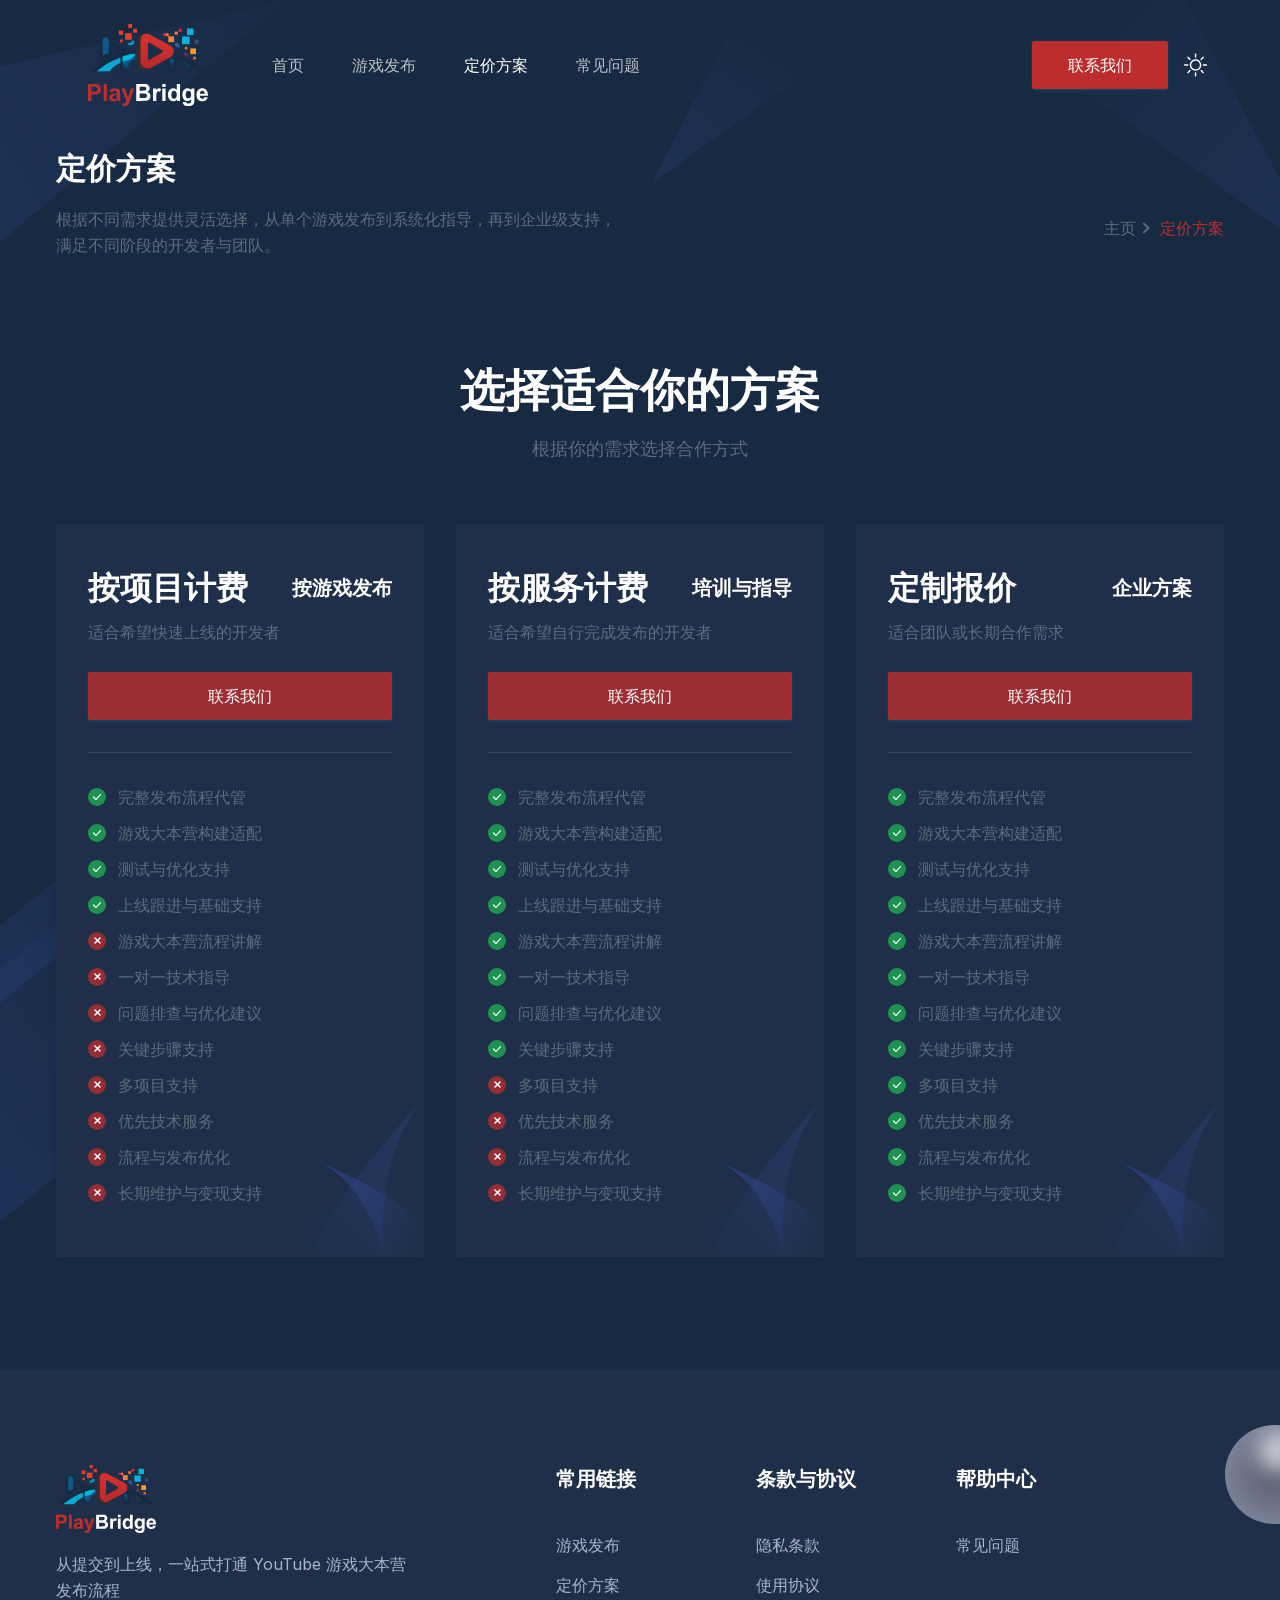
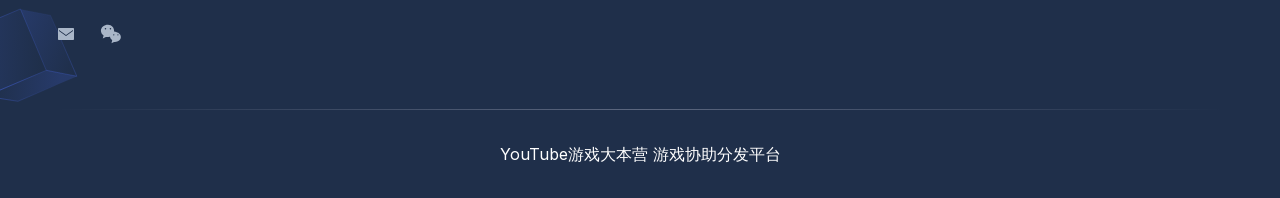
<file: pricing.html>
<!DOCTYPE html><!--89MCSDM_auQf8lvm_tGuB--><html lang="en"><head><meta charSet="utf-8"/><meta name="viewport" content="width=device-width, initial-scale=1"/><link rel="preload" href="/_next/static/media/83afe278b6a6bb3c-s.p.3a6ba036.woff2" as="font" crossorigin="" type="font/woff2"/><link rel="stylesheet" href="/_next/static/chunks/02b21e27d76b83f4.css" data-precedence="next"/><link rel="preload" as="script" fetchPriority="low" href="/_next/static/chunks/672f37f0f4789434.js"/><script src="/_next/static/chunks/8c4bb65ca9f95eb5.js" async=""></script><script src="/_next/static/chunks/8008d994f91f0fb6.js" async=""></script><script src="/_next/static/chunks/8296bf97416a5ebf.js" async=""></script><script src="/_next/static/chunks/turbopack-e8113b1ac129ff8a.js" async=""></script><script src="/_next/static/chunks/ff1a16fafef87110.js" async=""></script><script src="/_next/static/chunks/247eb132b7f7b574.js" async=""></script><script src="/_next/static/chunks/65d835358e08c573.js" async=""></script><script src="/_next/static/chunks/52aec8ac53690c77.js" async=""></script><link rel="preload" href="https://challenges.cloudflare.com/turnstile/v0/api.js" as="script"/><meta name="next-size-adjust" content=""/><title>定价方案 | YouTube 游戏大本营协助分发平台</title><meta name="description" content="This is Pricing Page"/><script src="/_next/static/chunks/a6dad97d9634a72d.js" noModule=""></script></head><body class="bg-[#FCFCFC] dark:bg-black inter_5972bc34-module__OU16Qa__className"><div hidden=""><!--$--><!--/$--></div><script>!function(){try{var d=document.documentElement,c=d.classList;c.remove('light','dark');var e=localStorage.getItem('theme');if(e){c.add(e|| '')}else{c.add('dark');}if(e==='light'||e==='dark'||!e)d.style.colorScheme=e||'dark'}catch(t){}}();</script><div class="isolate"><header class="header top-0 left-0 z-40 flex w-full items-center absolute bg-transparent"><div class="container"><div class="relative -mx-4 pl-6 flex items-center justify-between"><div class="w-42 max-w-full pl-6 xl:mr-12"><a class="header-logo block w-full py-6 " href="/"><img alt="logo" loading="lazy" width="120" height="20" decoding="async" data-nimg="1" class="w-full dark:hidden" style="color:transparent" src="/images/logo/logo-2.svg"/><img alt="logo" loading="lazy" width="120" height="20" decoding="async" data-nimg="1" class="hidden w-full dark:block" style="color:transparent" src="/images/logo/logo.svg"/></a></div><div class="flex w-full items-center justify-between px-4"><div><button id="navbarToggler" aria-label="Mobile Menu" class="ring-primary absolute top-1/2 right-4 block translate-y-[-50%] rounded-lg px-3 py-[6px] focus:ring-2 lg:hidden"><span class="relative my-1.5 block h-0.5 w-[30px] bg-black transition-all duration-300 dark:bg-white  "></span><span class="relative my-1.5 block h-0.5 w-[30px] bg-black transition-all duration-300 dark:bg-white  "></span><span class="relative my-1.5 block h-0.5 w-[30px] bg-black transition-all duration-300 dark:bg-white  "></span></button><nav id="navbarCollapse" class="navbar border-body-color/50 dark:border-body-color/20 dark:bg-dark absolute right-0 z-30 w-[250px] rounded border-[.5px] bg-white px-6 py-4 duration-300 lg:visible lg:static lg:w-auto lg:border-none lg:!bg-transparent lg:p-0 lg:opacity-100 invisible top-[120%] opacity-0"><ul class="block lg:flex lg:space-x-12"><li class="group relative"><a class="flex py-2 text-base lg:mr-0 lg:inline-flex lg:px-0 lg:py-6 text-dark hover:text-primary dark:text-white/70 dark:hover:text-white" href="/">首页</a></li><li class="group relative"><a class="flex py-2 text-base lg:mr-0 lg:inline-flex lg:px-0 lg:py-6 text-dark hover:text-primary dark:text-white/70 dark:hover:text-white" href="/how-it-works">游戏发布</a></li><li class="group relative"><a class="flex py-2 text-base lg:mr-0 lg:inline-flex lg:px-0 lg:py-6 text-primary dark:text-white" href="/pricing">定价方案</a></li><li class="group relative"><a class="flex py-2 text-base lg:mr-0 lg:inline-flex lg:px-0 lg:py-6 text-dark hover:text-primary dark:text-white/70 dark:hover:text-white" href="/faq">常见问题</a></li></ul></nav></div><div class="flex items-center justify-end pr-16 lg:pr-0"><a class="ease-in-up shadow-btn hover:shadow-btn-hover bg-primary hover:bg-primary/90 rounded-xs px-8 py-3 text-base font-medium text-white transition duration-300 md:block md:px-9 lg:px-6 xl:px-9" href="/contact-us">联系我们</a><div><button aria-label="theme toggler" class="flex items-center justify-center text-black rounded-full cursor-pointer bg-gray-2 dark:bg-dark-bg h-9 w-9 dark:text-white md:h-14 md:w-14"><svg viewBox="0 0 23 23" class="w-5 h-5 stroke-current dark:hidden md:h-6 md:w-6" fill="none"><path d="M9.55078 1.5C5.80078 1.5 1.30078 5.25 1.30078 11.25C1.30078 17.25 5.80078 21.75 11.8008 21.75C17.8008 21.75 21.5508 17.25 21.5508 13.5C13.3008 18.75 4.30078 9.75 9.55078 1.5Z" stroke-width="2" stroke-linecap="round" stroke-linejoin="round"></path></svg><svg viewBox="0 0 25 24" fill="none" xmlns="http://www.w3.org/2000/svg" class="hidden w-5 h-5 dark:block md:h-6 md:w-6"><mask id="path-1-inside-1_977:1934" fill="white"><path d="M12.0508 16.5C10.8573 16.5 9.71271 16.0259 8.8688 15.182C8.02489 14.3381 7.55078 13.1935 7.55078 12C7.55078 10.8065 8.02489 9.66193 8.8688 8.81802C9.71271 7.97411 10.8573 7.5 12.0508 7.5C13.2443 7.5 14.3888 7.97411 15.2328 8.81802C16.0767 9.66193 16.5508 10.8065 16.5508 12C16.5508 13.1935 16.0767 14.3381 15.2328 15.182C14.3888 16.0259 13.2443 16.5 12.0508 16.5ZM12.0508 18C13.6421 18 15.1682 17.3679 16.2934 16.2426C17.4186 15.1174 18.0508 13.5913 18.0508 12C18.0508 10.4087 17.4186 8.88258 16.2934 7.75736C15.1682 6.63214 13.6421 6 12.0508 6C10.4595 6 8.93336 6.63214 7.80814 7.75736C6.68292 8.88258 6.05078 10.4087 6.05078 12C6.05078 13.5913 6.68292 15.1174 7.80814 16.2426C8.93336 17.3679 10.4595 18 12.0508 18ZM12.0508 0C12.2497 0 12.4405 0.0790176 12.5811 0.21967C12.7218 0.360322 12.8008 0.551088 12.8008 0.75V3.75C12.8008 3.94891 12.7218 4.13968 12.5811 4.28033C12.4405 4.42098 12.2497 4.5 12.0508 4.5C11.8519 4.5 11.6611 4.42098 11.5205 4.28033C11.3798 4.13968 11.3008 3.94891 11.3008 3.75V0.75C11.3008 0.551088 11.3798 0.360322 11.5205 0.21967C11.6611 0.0790176 11.8519 0 12.0508 0V0ZM12.0508 19.5C12.2497 19.5 12.4405 19.579 12.5811 19.7197C12.7218 19.8603 12.8008 20.0511 12.8008 20.25V23.25C12.8008 23.4489 12.7218 23.6397 12.5811 23.7803C12.4405 23.921 12.2497 24 12.0508 24C11.8519 24 11.6611 23.921 11.5205 23.7803C11.3798 23.6397 11.3008 23.4489 11.3008 23.25V20.25C11.3008 20.0511 11.3798 19.8603 11.5205 19.7197C11.6611 19.579 11.8519 19.5 12.0508 19.5ZM24.0508 12C24.0508 12.1989 23.9718 12.3897 23.8311 12.5303C23.6905 12.671 23.4997 12.75 23.3008 12.75H20.3008C20.1019 12.75 19.9111 12.671 19.7705 12.5303C19.6298 12.3897 19.5508 12.1989 19.5508 12C19.5508 11.8011 19.6298 11.6103 19.7705 11.4697C19.9111 11.329 20.1019 11.25 20.3008 11.25H23.3008C23.4997 11.25 23.6905 11.329 23.8311 11.4697C23.9718 11.6103 24.0508 11.8011 24.0508 12ZM4.55078 12C4.55078 12.1989 4.47176 12.3897 4.33111 12.5303C4.19046 12.671 3.99969 12.75 3.80078 12.75H0.800781C0.601869 12.75 0.411103 12.671 0.270451 12.5303C0.129799 12.3897 0.0507813 12.1989 0.0507812 12C0.0507813 11.8011 0.129799 11.6103 0.270451 11.4697C0.411103 11.329 0.601869 11.25 0.800781 11.25H3.80078C3.99969 11.25 4.19046 11.329 4.33111 11.4697C4.47176 11.6103 4.55078 11.8011 4.55078 12ZM20.5363 3.5145C20.6769 3.65515 20.7559 3.84588 20.7559 4.04475C20.7559 4.24362 20.6769 4.43435 20.5363 4.575L18.4153 6.6975C18.3455 6.76713 18.2628 6.82235 18.1717 6.86C18.0806 6.89765 17.983 6.91699 17.8845 6.91692C17.6855 6.91678 17.4947 6.83758 17.354 6.69675C17.2844 6.62702 17.2292 6.54425 17.1915 6.45318C17.1539 6.36211 17.1345 6.26452 17.1346 6.16597C17.1348 5.96695 17.214 5.77613 17.3548 5.6355L19.4758 3.5145C19.6164 3.3739 19.8072 3.29491 20.006 3.29491C20.2049 3.29491 20.3956 3.3739 20.5363 3.5145ZM6.74678 17.304C6.88738 17.4446 6.96637 17.6354 6.96637 17.8342C6.96637 18.0331 6.88738 18.2239 6.74678 18.3645L4.62578 20.4855C4.48433 20.6221 4.29488 20.6977 4.09823 20.696C3.90158 20.6943 3.71347 20.6154 3.57442 20.4764C3.43536 20.3373 3.35648 20.1492 3.35478 19.9526C3.35307 19.7559 3.42866 19.5665 3.56528 19.425L5.68628 17.304C5.82693 17.1634 6.01766 17.0844 6.21653 17.0844C6.4154 17.0844 6.60614 17.1634 6.74678 17.304ZM20.5363 20.4855C20.3956 20.6261 20.2049 20.7051 20.006 20.7051C19.8072 20.7051 19.6164 20.6261 19.4758 20.4855L17.3548 18.3645C17.2182 18.223 17.1426 18.0336 17.1443 17.8369C17.146 17.6403 17.2249 17.4522 17.3639 17.3131C17.503 17.1741 17.6911 17.0952 17.8877 17.0935C18.0844 17.0918 18.2738 17.1674 18.4153 17.304L20.5363 19.425C20.6769 19.5656 20.7559 19.7564 20.7559 19.9552C20.7559 20.1541 20.6769 20.3449 20.5363 20.4855ZM6.74678 6.6975C6.60614 6.8381 6.4154 6.91709 6.21653 6.91709C6.01766 6.91709 5.82693 6.8381 5.68628 6.6975L3.56528 4.575C3.49365 4.50582 3.43651 4.42306 3.39721 4.33155C3.3579 4.24005 3.33721 4.14164 3.33634 4.04205C3.33548 3.94247 3.35445 3.84371 3.39216 3.75153C3.42988 3.65936 3.48557 3.57562 3.55598 3.5052C3.6264 3.43478 3.71014 3.37909 3.80232 3.34138C3.89449 3.30367 3.99325 3.2847 4.09283 3.28556C4.19242 3.28643 4.29083 3.30712 4.38233 3.34642C4.47384 3.38573 4.5566 3.44287 4.62578 3.5145L6.74678 5.6355C6.81663 5.70517 6.87204 5.78793 6.90985 5.87905C6.94766 5.97017 6.96712 6.06785 6.96712 6.1665C6.96712 6.26515 6.94766 6.36283 6.90985 6.45395C6.87204 6.54507 6.81663 6.62783 6.74678 6.6975Z"></path></mask><path d="M12.0508 16.5C10.8573 16.5 9.71271 16.0259 8.8688 15.182C8.02489 14.3381 7.55078 13.1935 7.55078 12C7.55078 10.8065 8.02489 9.66193 8.8688 8.81802C9.71271 7.97411 10.8573 7.5 12.0508 7.5C13.2443 7.5 14.3888 7.97411 15.2328 8.81802C16.0767 9.66193 16.5508 10.8065 16.5508 12C16.5508 13.1935 16.0767 14.3381 15.2328 15.182C14.3888 16.0259 13.2443 16.5 12.0508 16.5ZM12.0508 18C13.6421 18 15.1682 17.3679 16.2934 16.2426C17.4186 15.1174 18.0508 13.5913 18.0508 12C18.0508 10.4087 17.4186 8.88258 16.2934 7.75736C15.1682 6.63214 13.6421 6 12.0508 6C10.4595 6 8.93336 6.63214 7.80814 7.75736C6.68292 8.88258 6.05078 10.4087 6.05078 12C6.05078 13.5913 6.68292 15.1174 7.80814 16.2426C8.93336 17.3679 10.4595 18 12.0508 18ZM12.0508 0C12.2497 0 12.4405 0.0790176 12.5811 0.21967C12.7218 0.360322 12.8008 0.551088 12.8008 0.75V3.75C12.8008 3.94891 12.7218 4.13968 12.5811 4.28033C12.4405 4.42098 12.2497 4.5 12.0508 4.5C11.8519 4.5 11.6611 4.42098 11.5205 4.28033C11.3798 4.13968 11.3008 3.94891 11.3008 3.75V0.75C11.3008 0.551088 11.3798 0.360322 11.5205 0.21967C11.6611 0.0790176 11.8519 0 12.0508 0V0ZM12.0508 19.5C12.2497 19.5 12.4405 19.579 12.5811 19.7197C12.7218 19.8603 12.8008 20.0511 12.8008 20.25V23.25C12.8008 23.4489 12.7218 23.6397 12.5811 23.7803C12.4405 23.921 12.2497 24 12.0508 24C11.8519 24 11.6611 23.921 11.5205 23.7803C11.3798 23.6397 11.3008 23.4489 11.3008 23.25V20.25C11.3008 20.0511 11.3798 19.8603 11.5205 19.7197C11.6611 19.579 11.8519 19.5 12.0508 19.5ZM24.0508 12C24.0508 12.1989 23.9718 12.3897 23.8311 12.5303C23.6905 12.671 23.4997 12.75 23.3008 12.75H20.3008C20.1019 12.75 19.9111 12.671 19.7705 12.5303C19.6298 12.3897 19.5508 12.1989 19.5508 12C19.5508 11.8011 19.6298 11.6103 19.7705 11.4697C19.9111 11.329 20.1019 11.25 20.3008 11.25H23.3008C23.4997 11.25 23.6905 11.329 23.8311 11.4697C23.9718 11.6103 24.0508 11.8011 24.0508 12ZM4.55078 12C4.55078 12.1989 4.47176 12.3897 4.33111 12.5303C4.19046 12.671 3.99969 12.75 3.80078 12.75H0.800781C0.601869 12.75 0.411103 12.671 0.270451 12.5303C0.129799 12.3897 0.0507813 12.1989 0.0507812 12C0.0507813 11.8011 0.129799 11.6103 0.270451 11.4697C0.411103 11.329 0.601869 11.25 0.800781 11.25H3.80078C3.99969 11.25 4.19046 11.329 4.33111 11.4697C4.47176 11.6103 4.55078 11.8011 4.55078 12ZM20.5363 3.5145C20.6769 3.65515 20.7559 3.84588 20.7559 4.04475C20.7559 4.24362 20.6769 4.43435 20.5363 4.575L18.4153 6.6975C18.3455 6.76713 18.2628 6.82235 18.1717 6.86C18.0806 6.89765 17.983 6.91699 17.8845 6.91692C17.6855 6.91678 17.4947 6.83758 17.354 6.69675C17.2844 6.62702 17.2292 6.54425 17.1915 6.45318C17.1539 6.36211 17.1345 6.26452 17.1346 6.16597C17.1348 5.96695 17.214 5.77613 17.3548 5.6355L19.4758 3.5145C19.6164 3.3739 19.8072 3.29491 20.006 3.29491C20.2049 3.29491 20.3956 3.3739 20.5363 3.5145ZM6.74678 17.304C6.88738 17.4446 6.96637 17.6354 6.96637 17.8342C6.96637 18.0331 6.88738 18.2239 6.74678 18.3645L4.62578 20.4855C4.48433 20.6221 4.29488 20.6977 4.09823 20.696C3.90158 20.6943 3.71347 20.6154 3.57442 20.4764C3.43536 20.3373 3.35648 20.1492 3.35478 19.9526C3.35307 19.7559 3.42866 19.5665 3.56528 19.425L5.68628 17.304C5.82693 17.1634 6.01766 17.0844 6.21653 17.0844C6.4154 17.0844 6.60614 17.1634 6.74678 17.304ZM20.5363 20.4855C20.3956 20.6261 20.2049 20.7051 20.006 20.7051C19.8072 20.7051 19.6164 20.6261 19.4758 20.4855L17.3548 18.3645C17.2182 18.223 17.1426 18.0336 17.1443 17.8369C17.146 17.6403 17.2249 17.4522 17.3639 17.3131C17.503 17.1741 17.6911 17.0952 17.8877 17.0935C18.0844 17.0918 18.2738 17.1674 18.4153 17.304L20.5363 19.425C20.6769 19.5656 20.7559 19.7564 20.7559 19.9552C20.7559 20.1541 20.6769 20.3449 20.5363 20.4855ZM6.74678 6.6975C6.60614 6.8381 6.4154 6.91709 6.21653 6.91709C6.01766 6.91709 5.82693 6.8381 5.68628 6.6975L3.56528 4.575C3.49365 4.50582 3.43651 4.42306 3.39721 4.33155C3.3579 4.24005 3.33721 4.14164 3.33634 4.04205C3.33548 3.94247 3.35445 3.84371 3.39216 3.75153C3.42988 3.65936 3.48557 3.57562 3.55598 3.5052C3.6264 3.43478 3.71014 3.37909 3.80232 3.34138C3.89449 3.30367 3.99325 3.2847 4.09283 3.28556C4.19242 3.28643 4.29083 3.30712 4.38233 3.34642C4.47384 3.38573 4.5566 3.44287 4.62578 3.5145L6.74678 5.6355C6.81663 5.70517 6.87204 5.78793 6.90985 5.87905C6.94766 5.97017 6.96712 6.06785 6.96712 6.1665C6.96712 6.26515 6.94766 6.36283 6.90985 6.45395C6.87204 6.54507 6.81663 6.62783 6.74678 6.6975Z" fill="black" stroke="white" stroke-width="2" mask="url(#path-1-inside-1_977:1934)"></path></svg></button></div></div></div></div></div></header><section class="relative z-10 overflow-hidden pt-28 lg:pt-[150px]"><div class="container"><div class="-mx-4 flex flex-wrap items-center"><div class="w-full px-4 md:w-8/12 lg:w-7/12"><div class="mb-8 max-w-[570px] md:mb-0 lg:mb-12"><h1 class="mb-5 text-2xl font-bold text-black sm:text-3xl dark:text-white">定价方案</h1><p class="text-body-color text-base leading-relaxed font-medium">根据不同需求提供灵活选择，从单个游戏发布到系统化指导，再到企业级支持，满足不同阶段的开发者与团队。</p></div></div><div class="w-full px-4 md:w-4/12 lg:w-5/12"><div class="text-end"><ul class="flex items-center md:justify-end"><li class="flex items-center"><a class="text-body-color hover:text-primary pr-1 text-base font-medium" href="/">主页</a><span class="border-body-color mr-3 block h-2 w-2 rotate-45 border-t-2 border-r-2"></span></li><li class="text-primary text-base font-medium">定价方案</li></ul></div></div></div></div><div><span class="absolute top-0 left-0 z-[-1]"><svg width="287" height="254" viewBox="0 0 287 254" fill="none" xmlns="http://www.w3.org/2000/svg"><path opacity="0.1" d="M286.5 0.5L-14.5 254.5V69.5L286.5 0.5Z" fill="url(#paint0_linear_111:578)"></path><defs><linearGradient id="paint0_linear_111:578" x1="-40.5" y1="117" x2="301.926" y2="-97.1485" gradientUnits="userSpaceOnUse"><stop stop-color="#4A6CF7"></stop><stop offset="1" stop-color="#4A6CF7" stop-opacity="0"></stop></linearGradient></defs></svg></span><span class="absolute top-0 right-0 z-[-1]"><svg width="628" height="258" viewBox="0 0 628 258" fill="none" xmlns="http://www.w3.org/2000/svg"><path opacity="0.1" d="M669.125 257.002L345.875 31.9983L524.571 -15.8832L669.125 257.002Z" fill="url(#paint0_linear_0:1)"></path><path opacity="0.1" d="M0.0716344 182.78L101.988 -15.0769L142.154 81.4093L0.0716344 182.78Z" fill="url(#paint1_linear_0:1)"></path><defs><linearGradient id="paint0_linear_0:1" x1="644" y1="221" x2="429.946" y2="37.0429" gradientUnits="userSpaceOnUse"><stop stop-color="#4A6CF7"></stop><stop offset="1" stop-color="#4A6CF7" stop-opacity="0"></stop></linearGradient><linearGradient id="paint1_linear_0:1" x1="18.3648" y1="166.016" x2="105.377" y2="32.3398" gradientUnits="userSpaceOnUse"><stop stop-color="#4A6CF7"></stop><stop offset="1" stop-color="#4A6CF7" stop-opacity="0"></stop></linearGradient></defs></svg></span></div></section><section id="pricing" class="relative z-10 pt-8 pb-16 md:pt-10 md:pb-20 lg:pt-14 lg:pb-28"><div class="container"><div class="w-full mx-auto text-center" style="max-width:665px;margin-bottom:60px"><h2 class="mb-4 text-3xl font-bold leading-tight! text-black dark:text-white sm:text-4xl md:text-[45px]">选择适合你的方案</h2><p class="text-base leading-relaxed! text-body-color md:text-lg">根据你的需求选择合作方式</p></div><div class="grid grid-cols-1 gap-x-8 gap-y-10 md:grid-cols-2 lg:grid-cols-3"><div class="w-full"><div class="shadow-three hover:shadow-one dark:bg-gray-dark dark:shadow-two dark:hover:shadow-gray-dark relative z-10 rounded-xs bg-white px-8 py-10"><div class="flex items-center justify-between"><h3 class="price mb-2 text-[32px] font-bold text-black dark:text-white"><span class="amount">按项目计费</span></h3><h4 class="text-dark mb-2 text-xl font-bold dark:text-white">按游戏发布</h4></div><p class="text-body-color mb-7 text-base">适合希望快速上线的开发者</p><div class="border-body-color/10 mb-8 border-b pb-8 dark:border-white/10"><a class="ease-in-up shadow-btn hover:shadow-btn-hover bg-primary/80 hover:bg-primary/90 hidden rounded-xs px-8 py-3 text-center text-base font-medium text-white transition duration-300 md:block md:px-9 lg:px-6 xl:px-9" href="/contact-us">联系我们</a></div><div><div class="mb-3 flex items-center"><span class="mr-3 flex h-[18px] w-full max-w-[18px] items-center justify-center rounded-full text-white bg-green/75 text-green"><svg width="8" height="6" viewBox="0 0 8 6" class="fill-current"><path d="M2.90567 6.00024C2.68031 6.00024 2.48715 5.92812 2.294 5.74764L0.169254 3.43784C-0.0560926 3.18523 -0.0560926 2.78827 0.169254 2.53566C0.39461 2.28298 0.74873 2.28298 0.974086 2.53566L2.90567 4.66497L7.02642 0.189715C7.25175 -0.062913 7.60585 -0.062913 7.83118 0.189715C8.0566 0.442354 8.0566 0.839355 7.83118 1.09198L3.54957 5.78375C3.32415 5.92812 3.09882 6.00024 2.90567 6.00024Z"></path></svg></span><p class="text-body-color m-0 text-base font-medium">完整发布流程代管</p></div><div class="mb-3 flex items-center"><span class="mr-3 flex h-[18px] w-full max-w-[18px] items-center justify-center rounded-full text-white bg-green/75 text-green"><svg width="8" height="6" viewBox="0 0 8 6" class="fill-current"><path d="M2.90567 6.00024C2.68031 6.00024 2.48715 5.92812 2.294 5.74764L0.169254 3.43784C-0.0560926 3.18523 -0.0560926 2.78827 0.169254 2.53566C0.39461 2.28298 0.74873 2.28298 0.974086 2.53566L2.90567 4.66497L7.02642 0.189715C7.25175 -0.062913 7.60585 -0.062913 7.83118 0.189715C8.0566 0.442354 8.0566 0.839355 7.83118 1.09198L3.54957 5.78375C3.32415 5.92812 3.09882 6.00024 2.90567 6.00024Z"></path></svg></span><p class="text-body-color m-0 text-base font-medium">游戏大本营构建适配</p></div><div class="mb-3 flex items-center"><span class="mr-3 flex h-[18px] w-full max-w-[18px] items-center justify-center rounded-full text-white bg-green/75 text-green"><svg width="8" height="6" viewBox="0 0 8 6" class="fill-current"><path d="M2.90567 6.00024C2.68031 6.00024 2.48715 5.92812 2.294 5.74764L0.169254 3.43784C-0.0560926 3.18523 -0.0560926 2.78827 0.169254 2.53566C0.39461 2.28298 0.74873 2.28298 0.974086 2.53566L2.90567 4.66497L7.02642 0.189715C7.25175 -0.062913 7.60585 -0.062913 7.83118 0.189715C8.0566 0.442354 8.0566 0.839355 7.83118 1.09198L3.54957 5.78375C3.32415 5.92812 3.09882 6.00024 2.90567 6.00024Z"></path></svg></span><p class="text-body-color m-0 text-base font-medium">测试与优化支持</p></div><div class="mb-3 flex items-center"><span class="mr-3 flex h-[18px] w-full max-w-[18px] items-center justify-center rounded-full text-white bg-green/75 text-green"><svg width="8" height="6" viewBox="0 0 8 6" class="fill-current"><path d="M2.90567 6.00024C2.68031 6.00024 2.48715 5.92812 2.294 5.74764L0.169254 3.43784C-0.0560926 3.18523 -0.0560926 2.78827 0.169254 2.53566C0.39461 2.28298 0.74873 2.28298 0.974086 2.53566L2.90567 4.66497L7.02642 0.189715C7.25175 -0.062913 7.60585 -0.062913 7.83118 0.189715C8.0566 0.442354 8.0566 0.839355 7.83118 1.09198L3.54957 5.78375C3.32415 5.92812 3.09882 6.00024 2.90567 6.00024Z"></path></svg></span><p class="text-body-color m-0 text-base font-medium">上线跟进与基础支持</p></div><div class="mb-3 flex items-center"><span class="mr-3 flex h-[18px] w-full max-w-[18px] items-center justify-center rounded-full text-white bg-primary/75 text-primary"><svg width="7" height="7" viewBox="0 0 8 8" class="fill-current"><path d="M7.4499 0.512524C7.1124 0.175024 6.5874 0.175024 6.2499 0.512524L3.9999 2.80002L1.7124 0.512524C1.3749 0.175024 0.849902 0.175024 0.512402 0.512524C0.174902 0.850024 0.174902 1.37502 0.512402 1.71252L2.7999 4.00002L0.512402 6.28752C0.174902 6.62502 0.174902 7.15002 0.512402 7.48752C0.662402 7.63752 0.887402 7.75002 1.1124 7.75002C1.3374 7.75002 1.5624 7.67502 1.7124 7.48752L3.9999 5.20002L6.2874 7.48752C6.4374 7.63752 6.6624 7.75002 6.8874 7.75002C7.1124 7.75002 7.3374 7.67502 7.4874 7.48752C7.8249 7.15002 7.8249 6.62502 7.4874 6.28752L5.1999 4.00002L7.4874 1.71252C7.7874 1.37502 7.7874 0.850024 7.4499 0.512524Z"></path></svg></span><p class="text-body-color m-0 text-base font-medium">游戏大本营流程讲解</p></div><div class="mb-3 flex items-center"><span class="mr-3 flex h-[18px] w-full max-w-[18px] items-center justify-center rounded-full text-white bg-primary/75 text-primary"><svg width="7" height="7" viewBox="0 0 8 8" class="fill-current"><path d="M7.4499 0.512524C7.1124 0.175024 6.5874 0.175024 6.2499 0.512524L3.9999 2.80002L1.7124 0.512524C1.3749 0.175024 0.849902 0.175024 0.512402 0.512524C0.174902 0.850024 0.174902 1.37502 0.512402 1.71252L2.7999 4.00002L0.512402 6.28752C0.174902 6.62502 0.174902 7.15002 0.512402 7.48752C0.662402 7.63752 0.887402 7.75002 1.1124 7.75002C1.3374 7.75002 1.5624 7.67502 1.7124 7.48752L3.9999 5.20002L6.2874 7.48752C6.4374 7.63752 6.6624 7.75002 6.8874 7.75002C7.1124 7.75002 7.3374 7.67502 7.4874 7.48752C7.8249 7.15002 7.8249 6.62502 7.4874 6.28752L5.1999 4.00002L7.4874 1.71252C7.7874 1.37502 7.7874 0.850024 7.4499 0.512524Z"></path></svg></span><p class="text-body-color m-0 text-base font-medium">一对一技术指导</p></div><div class="mb-3 flex items-center"><span class="mr-3 flex h-[18px] w-full max-w-[18px] items-center justify-center rounded-full text-white bg-primary/75 text-primary"><svg width="7" height="7" viewBox="0 0 8 8" class="fill-current"><path d="M7.4499 0.512524C7.1124 0.175024 6.5874 0.175024 6.2499 0.512524L3.9999 2.80002L1.7124 0.512524C1.3749 0.175024 0.849902 0.175024 0.512402 0.512524C0.174902 0.850024 0.174902 1.37502 0.512402 1.71252L2.7999 4.00002L0.512402 6.28752C0.174902 6.62502 0.174902 7.15002 0.512402 7.48752C0.662402 7.63752 0.887402 7.75002 1.1124 7.75002C1.3374 7.75002 1.5624 7.67502 1.7124 7.48752L3.9999 5.20002L6.2874 7.48752C6.4374 7.63752 6.6624 7.75002 6.8874 7.75002C7.1124 7.75002 7.3374 7.67502 7.4874 7.48752C7.8249 7.15002 7.8249 6.62502 7.4874 6.28752L5.1999 4.00002L7.4874 1.71252C7.7874 1.37502 7.7874 0.850024 7.4499 0.512524Z"></path></svg></span><p class="text-body-color m-0 text-base font-medium">问题排查与优化建议</p></div><div class="mb-3 flex items-center"><span class="mr-3 flex h-[18px] w-full max-w-[18px] items-center justify-center rounded-full text-white bg-primary/75 text-primary"><svg width="7" height="7" viewBox="0 0 8 8" class="fill-current"><path d="M7.4499 0.512524C7.1124 0.175024 6.5874 0.175024 6.2499 0.512524L3.9999 2.80002L1.7124 0.512524C1.3749 0.175024 0.849902 0.175024 0.512402 0.512524C0.174902 0.850024 0.174902 1.37502 0.512402 1.71252L2.7999 4.00002L0.512402 6.28752C0.174902 6.62502 0.174902 7.15002 0.512402 7.48752C0.662402 7.63752 0.887402 7.75002 1.1124 7.75002C1.3374 7.75002 1.5624 7.67502 1.7124 7.48752L3.9999 5.20002L6.2874 7.48752C6.4374 7.63752 6.6624 7.75002 6.8874 7.75002C7.1124 7.75002 7.3374 7.67502 7.4874 7.48752C7.8249 7.15002 7.8249 6.62502 7.4874 6.28752L5.1999 4.00002L7.4874 1.71252C7.7874 1.37502 7.7874 0.850024 7.4499 0.512524Z"></path></svg></span><p class="text-body-color m-0 text-base font-medium">关键步骤支持</p></div><div class="mb-3 flex items-center"><span class="mr-3 flex h-[18px] w-full max-w-[18px] items-center justify-center rounded-full text-white bg-primary/75 text-primary"><svg width="7" height="7" viewBox="0 0 8 8" class="fill-current"><path d="M7.4499 0.512524C7.1124 0.175024 6.5874 0.175024 6.2499 0.512524L3.9999 2.80002L1.7124 0.512524C1.3749 0.175024 0.849902 0.175024 0.512402 0.512524C0.174902 0.850024 0.174902 1.37502 0.512402 1.71252L2.7999 4.00002L0.512402 6.28752C0.174902 6.62502 0.174902 7.15002 0.512402 7.48752C0.662402 7.63752 0.887402 7.75002 1.1124 7.75002C1.3374 7.75002 1.5624 7.67502 1.7124 7.48752L3.9999 5.20002L6.2874 7.48752C6.4374 7.63752 6.6624 7.75002 6.8874 7.75002C7.1124 7.75002 7.3374 7.67502 7.4874 7.48752C7.8249 7.15002 7.8249 6.62502 7.4874 6.28752L5.1999 4.00002L7.4874 1.71252C7.7874 1.37502 7.7874 0.850024 7.4499 0.512524Z"></path></svg></span><p class="text-body-color m-0 text-base font-medium">多项目支持</p></div><div class="mb-3 flex items-center"><span class="mr-3 flex h-[18px] w-full max-w-[18px] items-center justify-center rounded-full text-white bg-primary/75 text-primary"><svg width="7" height="7" viewBox="0 0 8 8" class="fill-current"><path d="M7.4499 0.512524C7.1124 0.175024 6.5874 0.175024 6.2499 0.512524L3.9999 2.80002L1.7124 0.512524C1.3749 0.175024 0.849902 0.175024 0.512402 0.512524C0.174902 0.850024 0.174902 1.37502 0.512402 1.71252L2.7999 4.00002L0.512402 6.28752C0.174902 6.62502 0.174902 7.15002 0.512402 7.48752C0.662402 7.63752 0.887402 7.75002 1.1124 7.75002C1.3374 7.75002 1.5624 7.67502 1.7124 7.48752L3.9999 5.20002L6.2874 7.48752C6.4374 7.63752 6.6624 7.75002 6.8874 7.75002C7.1124 7.75002 7.3374 7.67502 7.4874 7.48752C7.8249 7.15002 7.8249 6.62502 7.4874 6.28752L5.1999 4.00002L7.4874 1.71252C7.7874 1.37502 7.7874 0.850024 7.4499 0.512524Z"></path></svg></span><p class="text-body-color m-0 text-base font-medium">优先技术服务</p></div><div class="mb-3 flex items-center"><span class="mr-3 flex h-[18px] w-full max-w-[18px] items-center justify-center rounded-full text-white bg-primary/75 text-primary"><svg width="7" height="7" viewBox="0 0 8 8" class="fill-current"><path d="M7.4499 0.512524C7.1124 0.175024 6.5874 0.175024 6.2499 0.512524L3.9999 2.80002L1.7124 0.512524C1.3749 0.175024 0.849902 0.175024 0.512402 0.512524C0.174902 0.850024 0.174902 1.37502 0.512402 1.71252L2.7999 4.00002L0.512402 6.28752C0.174902 6.62502 0.174902 7.15002 0.512402 7.48752C0.662402 7.63752 0.887402 7.75002 1.1124 7.75002C1.3374 7.75002 1.5624 7.67502 1.7124 7.48752L3.9999 5.20002L6.2874 7.48752C6.4374 7.63752 6.6624 7.75002 6.8874 7.75002C7.1124 7.75002 7.3374 7.67502 7.4874 7.48752C7.8249 7.15002 7.8249 6.62502 7.4874 6.28752L5.1999 4.00002L7.4874 1.71252C7.7874 1.37502 7.7874 0.850024 7.4499 0.512524Z"></path></svg></span><p class="text-body-color m-0 text-base font-medium">流程与发布优化</p></div><div class="mb-3 flex items-center"><span class="mr-3 flex h-[18px] w-full max-w-[18px] items-center justify-center rounded-full text-white bg-primary/75 text-primary"><svg width="7" height="7" viewBox="0 0 8 8" class="fill-current"><path d="M7.4499 0.512524C7.1124 0.175024 6.5874 0.175024 6.2499 0.512524L3.9999 2.80002L1.7124 0.512524C1.3749 0.175024 0.849902 0.175024 0.512402 0.512524C0.174902 0.850024 0.174902 1.37502 0.512402 1.71252L2.7999 4.00002L0.512402 6.28752C0.174902 6.62502 0.174902 7.15002 0.512402 7.48752C0.662402 7.63752 0.887402 7.75002 1.1124 7.75002C1.3374 7.75002 1.5624 7.67502 1.7124 7.48752L3.9999 5.20002L6.2874 7.48752C6.4374 7.63752 6.6624 7.75002 6.8874 7.75002C7.1124 7.75002 7.3374 7.67502 7.4874 7.48752C7.8249 7.15002 7.8249 6.62502 7.4874 6.28752L5.1999 4.00002L7.4874 1.71252C7.7874 1.37502 7.7874 0.850024 7.4499 0.512524Z"></path></svg></span><p class="text-body-color m-0 text-base font-medium">长期维护与变现支持</p></div></div><div class="absolute right-0 bottom-0 z-[-1]"><svg width="179" height="158" viewBox="0 0 179 158" fill="none" xmlns="http://www.w3.org/2000/svg"><path opacity="0.5" d="M75.0002 63.256C115.229 82.3657 136.011 137.496 141.374 162.673C150.063 203.47 207.217 197.755 202.419 167.738C195.393 123.781 137.273 90.3579 75.0002 63.256Z" fill="url(#paint0_linear_70:153)"></path><path opacity="0.3" d="M178.255 0.150879C129.388 56.5969 134.648 155.224 143.387 197.482C157.547 265.958 65.9705 295.709 53.1024 246.401C34.2588 174.197 100.939 83.7223 178.255 0.150879Z" fill="url(#paint1_linear_70:153)"></path><defs><linearGradient id="paint0_linear_70:153" x1="69.6694" y1="29.9033" x2="196.108" y2="83.2919" gradientUnits="userSpaceOnUse"><stop stop-color="#4A6CF7" stop-opacity="0.62"></stop><stop offset="1" stop-color="#4A6CF7" stop-opacity="0"></stop></linearGradient><linearGradient id="paint1_linear_70:153" x1="165.348" y1="-75.4466" x2="-3.75136" y2="103.645" gradientUnits="userSpaceOnUse"><stop stop-color="#4A6CF7" stop-opacity="0.62"></stop><stop offset="1" stop-color="#4A6CF7" stop-opacity="0"></stop></linearGradient></defs></svg></div></div></div><div class="w-full"><div class="shadow-three hover:shadow-one dark:bg-gray-dark dark:shadow-two dark:hover:shadow-gray-dark relative z-10 rounded-xs bg-white px-8 py-10"><div class="flex items-center justify-between"><h3 class="price mb-2 text-[32px] font-bold text-black dark:text-white"><span class="amount">按服务计费</span></h3><h4 class="text-dark mb-2 text-xl font-bold dark:text-white">培训与指导</h4></div><p class="text-body-color mb-7 text-base">适合希望自行完成发布的开发者</p><div class="border-body-color/10 mb-8 border-b pb-8 dark:border-white/10"><a class="ease-in-up shadow-btn hover:shadow-btn-hover bg-primary/80 hover:bg-primary/90 hidden rounded-xs px-8 py-3 text-center text-base font-medium text-white transition duration-300 md:block md:px-9 lg:px-6 xl:px-9" href="/contact-us">联系我们</a></div><div><div class="mb-3 flex items-center"><span class="mr-3 flex h-[18px] w-full max-w-[18px] items-center justify-center rounded-full text-white bg-green/75 text-green"><svg width="8" height="6" viewBox="0 0 8 6" class="fill-current"><path d="M2.90567 6.00024C2.68031 6.00024 2.48715 5.92812 2.294 5.74764L0.169254 3.43784C-0.0560926 3.18523 -0.0560926 2.78827 0.169254 2.53566C0.39461 2.28298 0.74873 2.28298 0.974086 2.53566L2.90567 4.66497L7.02642 0.189715C7.25175 -0.062913 7.60585 -0.062913 7.83118 0.189715C8.0566 0.442354 8.0566 0.839355 7.83118 1.09198L3.54957 5.78375C3.32415 5.92812 3.09882 6.00024 2.90567 6.00024Z"></path></svg></span><p class="text-body-color m-0 text-base font-medium">完整发布流程代管</p></div><div class="mb-3 flex items-center"><span class="mr-3 flex h-[18px] w-full max-w-[18px] items-center justify-center rounded-full text-white bg-green/75 text-green"><svg width="8" height="6" viewBox="0 0 8 6" class="fill-current"><path d="M2.90567 6.00024C2.68031 6.00024 2.48715 5.92812 2.294 5.74764L0.169254 3.43784C-0.0560926 3.18523 -0.0560926 2.78827 0.169254 2.53566C0.39461 2.28298 0.74873 2.28298 0.974086 2.53566L2.90567 4.66497L7.02642 0.189715C7.25175 -0.062913 7.60585 -0.062913 7.83118 0.189715C8.0566 0.442354 8.0566 0.839355 7.83118 1.09198L3.54957 5.78375C3.32415 5.92812 3.09882 6.00024 2.90567 6.00024Z"></path></svg></span><p class="text-body-color m-0 text-base font-medium">游戏大本营构建适配</p></div><div class="mb-3 flex items-center"><span class="mr-3 flex h-[18px] w-full max-w-[18px] items-center justify-center rounded-full text-white bg-green/75 text-green"><svg width="8" height="6" viewBox="0 0 8 6" class="fill-current"><path d="M2.90567 6.00024C2.68031 6.00024 2.48715 5.92812 2.294 5.74764L0.169254 3.43784C-0.0560926 3.18523 -0.0560926 2.78827 0.169254 2.53566C0.39461 2.28298 0.74873 2.28298 0.974086 2.53566L2.90567 4.66497L7.02642 0.189715C7.25175 -0.062913 7.60585 -0.062913 7.83118 0.189715C8.0566 0.442354 8.0566 0.839355 7.83118 1.09198L3.54957 5.78375C3.32415 5.92812 3.09882 6.00024 2.90567 6.00024Z"></path></svg></span><p class="text-body-color m-0 text-base font-medium">测试与优化支持</p></div><div class="mb-3 flex items-center"><span class="mr-3 flex h-[18px] w-full max-w-[18px] items-center justify-center rounded-full text-white bg-green/75 text-green"><svg width="8" height="6" viewBox="0 0 8 6" class="fill-current"><path d="M2.90567 6.00024C2.68031 6.00024 2.48715 5.92812 2.294 5.74764L0.169254 3.43784C-0.0560926 3.18523 -0.0560926 2.78827 0.169254 2.53566C0.39461 2.28298 0.74873 2.28298 0.974086 2.53566L2.90567 4.66497L7.02642 0.189715C7.25175 -0.062913 7.60585 -0.062913 7.83118 0.189715C8.0566 0.442354 8.0566 0.839355 7.83118 1.09198L3.54957 5.78375C3.32415 5.92812 3.09882 6.00024 2.90567 6.00024Z"></path></svg></span><p class="text-body-color m-0 text-base font-medium">上线跟进与基础支持</p></div><div class="mb-3 flex items-center"><span class="mr-3 flex h-[18px] w-full max-w-[18px] items-center justify-center rounded-full text-white bg-green/75 text-green"><svg width="8" height="6" viewBox="0 0 8 6" class="fill-current"><path d="M2.90567 6.00024C2.68031 6.00024 2.48715 5.92812 2.294 5.74764L0.169254 3.43784C-0.0560926 3.18523 -0.0560926 2.78827 0.169254 2.53566C0.39461 2.28298 0.74873 2.28298 0.974086 2.53566L2.90567 4.66497L7.02642 0.189715C7.25175 -0.062913 7.60585 -0.062913 7.83118 0.189715C8.0566 0.442354 8.0566 0.839355 7.83118 1.09198L3.54957 5.78375C3.32415 5.92812 3.09882 6.00024 2.90567 6.00024Z"></path></svg></span><p class="text-body-color m-0 text-base font-medium">游戏大本营流程讲解</p></div><div class="mb-3 flex items-center"><span class="mr-3 flex h-[18px] w-full max-w-[18px] items-center justify-center rounded-full text-white bg-green/75 text-green"><svg width="8" height="6" viewBox="0 0 8 6" class="fill-current"><path d="M2.90567 6.00024C2.68031 6.00024 2.48715 5.92812 2.294 5.74764L0.169254 3.43784C-0.0560926 3.18523 -0.0560926 2.78827 0.169254 2.53566C0.39461 2.28298 0.74873 2.28298 0.974086 2.53566L2.90567 4.66497L7.02642 0.189715C7.25175 -0.062913 7.60585 -0.062913 7.83118 0.189715C8.0566 0.442354 8.0566 0.839355 7.83118 1.09198L3.54957 5.78375C3.32415 5.92812 3.09882 6.00024 2.90567 6.00024Z"></path></svg></span><p class="text-body-color m-0 text-base font-medium">一对一技术指导</p></div><div class="mb-3 flex items-center"><span class="mr-3 flex h-[18px] w-full max-w-[18px] items-center justify-center rounded-full text-white bg-green/75 text-green"><svg width="8" height="6" viewBox="0 0 8 6" class="fill-current"><path d="M2.90567 6.00024C2.68031 6.00024 2.48715 5.92812 2.294 5.74764L0.169254 3.43784C-0.0560926 3.18523 -0.0560926 2.78827 0.169254 2.53566C0.39461 2.28298 0.74873 2.28298 0.974086 2.53566L2.90567 4.66497L7.02642 0.189715C7.25175 -0.062913 7.60585 -0.062913 7.83118 0.189715C8.0566 0.442354 8.0566 0.839355 7.83118 1.09198L3.54957 5.78375C3.32415 5.92812 3.09882 6.00024 2.90567 6.00024Z"></path></svg></span><p class="text-body-color m-0 text-base font-medium">问题排查与优化建议</p></div><div class="mb-3 flex items-center"><span class="mr-3 flex h-[18px] w-full max-w-[18px] items-center justify-center rounded-full text-white bg-green/75 text-green"><svg width="8" height="6" viewBox="0 0 8 6" class="fill-current"><path d="M2.90567 6.00024C2.68031 6.00024 2.48715 5.92812 2.294 5.74764L0.169254 3.43784C-0.0560926 3.18523 -0.0560926 2.78827 0.169254 2.53566C0.39461 2.28298 0.74873 2.28298 0.974086 2.53566L2.90567 4.66497L7.02642 0.189715C7.25175 -0.062913 7.60585 -0.062913 7.83118 0.189715C8.0566 0.442354 8.0566 0.839355 7.83118 1.09198L3.54957 5.78375C3.32415 5.92812 3.09882 6.00024 2.90567 6.00024Z"></path></svg></span><p class="text-body-color m-0 text-base font-medium">关键步骤支持</p></div><div class="mb-3 flex items-center"><span class="mr-3 flex h-[18px] w-full max-w-[18px] items-center justify-center rounded-full text-white bg-primary/75 text-primary"><svg width="7" height="7" viewBox="0 0 8 8" class="fill-current"><path d="M7.4499 0.512524C7.1124 0.175024 6.5874 0.175024 6.2499 0.512524L3.9999 2.80002L1.7124 0.512524C1.3749 0.175024 0.849902 0.175024 0.512402 0.512524C0.174902 0.850024 0.174902 1.37502 0.512402 1.71252L2.7999 4.00002L0.512402 6.28752C0.174902 6.62502 0.174902 7.15002 0.512402 7.48752C0.662402 7.63752 0.887402 7.75002 1.1124 7.75002C1.3374 7.75002 1.5624 7.67502 1.7124 7.48752L3.9999 5.20002L6.2874 7.48752C6.4374 7.63752 6.6624 7.75002 6.8874 7.75002C7.1124 7.75002 7.3374 7.67502 7.4874 7.48752C7.8249 7.15002 7.8249 6.62502 7.4874 6.28752L5.1999 4.00002L7.4874 1.71252C7.7874 1.37502 7.7874 0.850024 7.4499 0.512524Z"></path></svg></span><p class="text-body-color m-0 text-base font-medium">多项目支持</p></div><div class="mb-3 flex items-center"><span class="mr-3 flex h-[18px] w-full max-w-[18px] items-center justify-center rounded-full text-white bg-primary/75 text-primary"><svg width="7" height="7" viewBox="0 0 8 8" class="fill-current"><path d="M7.4499 0.512524C7.1124 0.175024 6.5874 0.175024 6.2499 0.512524L3.9999 2.80002L1.7124 0.512524C1.3749 0.175024 0.849902 0.175024 0.512402 0.512524C0.174902 0.850024 0.174902 1.37502 0.512402 1.71252L2.7999 4.00002L0.512402 6.28752C0.174902 6.62502 0.174902 7.15002 0.512402 7.48752C0.662402 7.63752 0.887402 7.75002 1.1124 7.75002C1.3374 7.75002 1.5624 7.67502 1.7124 7.48752L3.9999 5.20002L6.2874 7.48752C6.4374 7.63752 6.6624 7.75002 6.8874 7.75002C7.1124 7.75002 7.3374 7.67502 7.4874 7.48752C7.8249 7.15002 7.8249 6.62502 7.4874 6.28752L5.1999 4.00002L7.4874 1.71252C7.7874 1.37502 7.7874 0.850024 7.4499 0.512524Z"></path></svg></span><p class="text-body-color m-0 text-base font-medium">优先技术服务</p></div><div class="mb-3 flex items-center"><span class="mr-3 flex h-[18px] w-full max-w-[18px] items-center justify-center rounded-full text-white bg-primary/75 text-primary"><svg width="7" height="7" viewBox="0 0 8 8" class="fill-current"><path d="M7.4499 0.512524C7.1124 0.175024 6.5874 0.175024 6.2499 0.512524L3.9999 2.80002L1.7124 0.512524C1.3749 0.175024 0.849902 0.175024 0.512402 0.512524C0.174902 0.850024 0.174902 1.37502 0.512402 1.71252L2.7999 4.00002L0.512402 6.28752C0.174902 6.62502 0.174902 7.15002 0.512402 7.48752C0.662402 7.63752 0.887402 7.75002 1.1124 7.75002C1.3374 7.75002 1.5624 7.67502 1.7124 7.48752L3.9999 5.20002L6.2874 7.48752C6.4374 7.63752 6.6624 7.75002 6.8874 7.75002C7.1124 7.75002 7.3374 7.67502 7.4874 7.48752C7.8249 7.15002 7.8249 6.62502 7.4874 6.28752L5.1999 4.00002L7.4874 1.71252C7.7874 1.37502 7.7874 0.850024 7.4499 0.512524Z"></path></svg></span><p class="text-body-color m-0 text-base font-medium">流程与发布优化</p></div><div class="mb-3 flex items-center"><span class="mr-3 flex h-[18px] w-full max-w-[18px] items-center justify-center rounded-full text-white bg-primary/75 text-primary"><svg width="7" height="7" viewBox="0 0 8 8" class="fill-current"><path d="M7.4499 0.512524C7.1124 0.175024 6.5874 0.175024 6.2499 0.512524L3.9999 2.80002L1.7124 0.512524C1.3749 0.175024 0.849902 0.175024 0.512402 0.512524C0.174902 0.850024 0.174902 1.37502 0.512402 1.71252L2.7999 4.00002L0.512402 6.28752C0.174902 6.62502 0.174902 7.15002 0.512402 7.48752C0.662402 7.63752 0.887402 7.75002 1.1124 7.75002C1.3374 7.75002 1.5624 7.67502 1.7124 7.48752L3.9999 5.20002L6.2874 7.48752C6.4374 7.63752 6.6624 7.75002 6.8874 7.75002C7.1124 7.75002 7.3374 7.67502 7.4874 7.48752C7.8249 7.15002 7.8249 6.62502 7.4874 6.28752L5.1999 4.00002L7.4874 1.71252C7.7874 1.37502 7.7874 0.850024 7.4499 0.512524Z"></path></svg></span><p class="text-body-color m-0 text-base font-medium">长期维护与变现支持</p></div></div><div class="absolute right-0 bottom-0 z-[-1]"><svg width="179" height="158" viewBox="0 0 179 158" fill="none" xmlns="http://www.w3.org/2000/svg"><path opacity="0.5" d="M75.0002 63.256C115.229 82.3657 136.011 137.496 141.374 162.673C150.063 203.47 207.217 197.755 202.419 167.738C195.393 123.781 137.273 90.3579 75.0002 63.256Z" fill="url(#paint0_linear_70:153)"></path><path opacity="0.3" d="M178.255 0.150879C129.388 56.5969 134.648 155.224 143.387 197.482C157.547 265.958 65.9705 295.709 53.1024 246.401C34.2588 174.197 100.939 83.7223 178.255 0.150879Z" fill="url(#paint1_linear_70:153)"></path><defs><linearGradient id="paint0_linear_70:153" x1="69.6694" y1="29.9033" x2="196.108" y2="83.2919" gradientUnits="userSpaceOnUse"><stop stop-color="#4A6CF7" stop-opacity="0.62"></stop><stop offset="1" stop-color="#4A6CF7" stop-opacity="0"></stop></linearGradient><linearGradient id="paint1_linear_70:153" x1="165.348" y1="-75.4466" x2="-3.75136" y2="103.645" gradientUnits="userSpaceOnUse"><stop stop-color="#4A6CF7" stop-opacity="0.62"></stop><stop offset="1" stop-color="#4A6CF7" stop-opacity="0"></stop></linearGradient></defs></svg></div></div></div><div class="w-full"><div class="shadow-three hover:shadow-one dark:bg-gray-dark dark:shadow-two dark:hover:shadow-gray-dark relative z-10 rounded-xs bg-white px-8 py-10"><div class="flex items-center justify-between"><h3 class="price mb-2 text-[32px] font-bold text-black dark:text-white"><span class="amount">定制报价</span></h3><h4 class="text-dark mb-2 text-xl font-bold dark:text-white">企业方案</h4></div><p class="text-body-color mb-7 text-base">适合团队或长期合作需求</p><div class="border-body-color/10 mb-8 border-b pb-8 dark:border-white/10"><a class="ease-in-up shadow-btn hover:shadow-btn-hover bg-primary/80 hover:bg-primary/90 hidden rounded-xs px-8 py-3 text-center text-base font-medium text-white transition duration-300 md:block md:px-9 lg:px-6 xl:px-9" href="/contact-us">联系我们</a></div><div><div class="mb-3 flex items-center"><span class="mr-3 flex h-[18px] w-full max-w-[18px] items-center justify-center rounded-full text-white bg-green/75 text-green"><svg width="8" height="6" viewBox="0 0 8 6" class="fill-current"><path d="M2.90567 6.00024C2.68031 6.00024 2.48715 5.92812 2.294 5.74764L0.169254 3.43784C-0.0560926 3.18523 -0.0560926 2.78827 0.169254 2.53566C0.39461 2.28298 0.74873 2.28298 0.974086 2.53566L2.90567 4.66497L7.02642 0.189715C7.25175 -0.062913 7.60585 -0.062913 7.83118 0.189715C8.0566 0.442354 8.0566 0.839355 7.83118 1.09198L3.54957 5.78375C3.32415 5.92812 3.09882 6.00024 2.90567 6.00024Z"></path></svg></span><p class="text-body-color m-0 text-base font-medium">完整发布流程代管</p></div><div class="mb-3 flex items-center"><span class="mr-3 flex h-[18px] w-full max-w-[18px] items-center justify-center rounded-full text-white bg-green/75 text-green"><svg width="8" height="6" viewBox="0 0 8 6" class="fill-current"><path d="M2.90567 6.00024C2.68031 6.00024 2.48715 5.92812 2.294 5.74764L0.169254 3.43784C-0.0560926 3.18523 -0.0560926 2.78827 0.169254 2.53566C0.39461 2.28298 0.74873 2.28298 0.974086 2.53566L2.90567 4.66497L7.02642 0.189715C7.25175 -0.062913 7.60585 -0.062913 7.83118 0.189715C8.0566 0.442354 8.0566 0.839355 7.83118 1.09198L3.54957 5.78375C3.32415 5.92812 3.09882 6.00024 2.90567 6.00024Z"></path></svg></span><p class="text-body-color m-0 text-base font-medium">游戏大本营构建适配</p></div><div class="mb-3 flex items-center"><span class="mr-3 flex h-[18px] w-full max-w-[18px] items-center justify-center rounded-full text-white bg-green/75 text-green"><svg width="8" height="6" viewBox="0 0 8 6" class="fill-current"><path d="M2.90567 6.00024C2.68031 6.00024 2.48715 5.92812 2.294 5.74764L0.169254 3.43784C-0.0560926 3.18523 -0.0560926 2.78827 0.169254 2.53566C0.39461 2.28298 0.74873 2.28298 0.974086 2.53566L2.90567 4.66497L7.02642 0.189715C7.25175 -0.062913 7.60585 -0.062913 7.83118 0.189715C8.0566 0.442354 8.0566 0.839355 7.83118 1.09198L3.54957 5.78375C3.32415 5.92812 3.09882 6.00024 2.90567 6.00024Z"></path></svg></span><p class="text-body-color m-0 text-base font-medium">测试与优化支持</p></div><div class="mb-3 flex items-center"><span class="mr-3 flex h-[18px] w-full max-w-[18px] items-center justify-center rounded-full text-white bg-green/75 text-green"><svg width="8" height="6" viewBox="0 0 8 6" class="fill-current"><path d="M2.90567 6.00024C2.68031 6.00024 2.48715 5.92812 2.294 5.74764L0.169254 3.43784C-0.0560926 3.18523 -0.0560926 2.78827 0.169254 2.53566C0.39461 2.28298 0.74873 2.28298 0.974086 2.53566L2.90567 4.66497L7.02642 0.189715C7.25175 -0.062913 7.60585 -0.062913 7.83118 0.189715C8.0566 0.442354 8.0566 0.839355 7.83118 1.09198L3.54957 5.78375C3.32415 5.92812 3.09882 6.00024 2.90567 6.00024Z"></path></svg></span><p class="text-body-color m-0 text-base font-medium">上线跟进与基础支持</p></div><div class="mb-3 flex items-center"><span class="mr-3 flex h-[18px] w-full max-w-[18px] items-center justify-center rounded-full text-white bg-green/75 text-green"><svg width="8" height="6" viewBox="0 0 8 6" class="fill-current"><path d="M2.90567 6.00024C2.68031 6.00024 2.48715 5.92812 2.294 5.74764L0.169254 3.43784C-0.0560926 3.18523 -0.0560926 2.78827 0.169254 2.53566C0.39461 2.28298 0.74873 2.28298 0.974086 2.53566L2.90567 4.66497L7.02642 0.189715C7.25175 -0.062913 7.60585 -0.062913 7.83118 0.189715C8.0566 0.442354 8.0566 0.839355 7.83118 1.09198L3.54957 5.78375C3.32415 5.92812 3.09882 6.00024 2.90567 6.00024Z"></path></svg></span><p class="text-body-color m-0 text-base font-medium">游戏大本营流程讲解</p></div><div class="mb-3 flex items-center"><span class="mr-3 flex h-[18px] w-full max-w-[18px] items-center justify-center rounded-full text-white bg-green/75 text-green"><svg width="8" height="6" viewBox="0 0 8 6" class="fill-current"><path d="M2.90567 6.00024C2.68031 6.00024 2.48715 5.92812 2.294 5.74764L0.169254 3.43784C-0.0560926 3.18523 -0.0560926 2.78827 0.169254 2.53566C0.39461 2.28298 0.74873 2.28298 0.974086 2.53566L2.90567 4.66497L7.02642 0.189715C7.25175 -0.062913 7.60585 -0.062913 7.83118 0.189715C8.0566 0.442354 8.0566 0.839355 7.83118 1.09198L3.54957 5.78375C3.32415 5.92812 3.09882 6.00024 2.90567 6.00024Z"></path></svg></span><p class="text-body-color m-0 text-base font-medium">一对一技术指导</p></div><div class="mb-3 flex items-center"><span class="mr-3 flex h-[18px] w-full max-w-[18px] items-center justify-center rounded-full text-white bg-green/75 text-green"><svg width="8" height="6" viewBox="0 0 8 6" class="fill-current"><path d="M2.90567 6.00024C2.68031 6.00024 2.48715 5.92812 2.294 5.74764L0.169254 3.43784C-0.0560926 3.18523 -0.0560926 2.78827 0.169254 2.53566C0.39461 2.28298 0.74873 2.28298 0.974086 2.53566L2.90567 4.66497L7.02642 0.189715C7.25175 -0.062913 7.60585 -0.062913 7.83118 0.189715C8.0566 0.442354 8.0566 0.839355 7.83118 1.09198L3.54957 5.78375C3.32415 5.92812 3.09882 6.00024 2.90567 6.00024Z"></path></svg></span><p class="text-body-color m-0 text-base font-medium">问题排查与优化建议</p></div><div class="mb-3 flex items-center"><span class="mr-3 flex h-[18px] w-full max-w-[18px] items-center justify-center rounded-full text-white bg-green/75 text-green"><svg width="8" height="6" viewBox="0 0 8 6" class="fill-current"><path d="M2.90567 6.00024C2.68031 6.00024 2.48715 5.92812 2.294 5.74764L0.169254 3.43784C-0.0560926 3.18523 -0.0560926 2.78827 0.169254 2.53566C0.39461 2.28298 0.74873 2.28298 0.974086 2.53566L2.90567 4.66497L7.02642 0.189715C7.25175 -0.062913 7.60585 -0.062913 7.83118 0.189715C8.0566 0.442354 8.0566 0.839355 7.83118 1.09198L3.54957 5.78375C3.32415 5.92812 3.09882 6.00024 2.90567 6.00024Z"></path></svg></span><p class="text-body-color m-0 text-base font-medium">关键步骤支持</p></div><div class="mb-3 flex items-center"><span class="mr-3 flex h-[18px] w-full max-w-[18px] items-center justify-center rounded-full text-white bg-green/75 text-green"><svg width="8" height="6" viewBox="0 0 8 6" class="fill-current"><path d="M2.90567 6.00024C2.68031 6.00024 2.48715 5.92812 2.294 5.74764L0.169254 3.43784C-0.0560926 3.18523 -0.0560926 2.78827 0.169254 2.53566C0.39461 2.28298 0.74873 2.28298 0.974086 2.53566L2.90567 4.66497L7.02642 0.189715C7.25175 -0.062913 7.60585 -0.062913 7.83118 0.189715C8.0566 0.442354 8.0566 0.839355 7.83118 1.09198L3.54957 5.78375C3.32415 5.92812 3.09882 6.00024 2.90567 6.00024Z"></path></svg></span><p class="text-body-color m-0 text-base font-medium">多项目支持</p></div><div class="mb-3 flex items-center"><span class="mr-3 flex h-[18px] w-full max-w-[18px] items-center justify-center rounded-full text-white bg-green/75 text-green"><svg width="8" height="6" viewBox="0 0 8 6" class="fill-current"><path d="M2.90567 6.00024C2.68031 6.00024 2.48715 5.92812 2.294 5.74764L0.169254 3.43784C-0.0560926 3.18523 -0.0560926 2.78827 0.169254 2.53566C0.39461 2.28298 0.74873 2.28298 0.974086 2.53566L2.90567 4.66497L7.02642 0.189715C7.25175 -0.062913 7.60585 -0.062913 7.83118 0.189715C8.0566 0.442354 8.0566 0.839355 7.83118 1.09198L3.54957 5.78375C3.32415 5.92812 3.09882 6.00024 2.90567 6.00024Z"></path></svg></span><p class="text-body-color m-0 text-base font-medium">优先技术服务</p></div><div class="mb-3 flex items-center"><span class="mr-3 flex h-[18px] w-full max-w-[18px] items-center justify-center rounded-full text-white bg-green/75 text-green"><svg width="8" height="6" viewBox="0 0 8 6" class="fill-current"><path d="M2.90567 6.00024C2.68031 6.00024 2.48715 5.92812 2.294 5.74764L0.169254 3.43784C-0.0560926 3.18523 -0.0560926 2.78827 0.169254 2.53566C0.39461 2.28298 0.74873 2.28298 0.974086 2.53566L2.90567 4.66497L7.02642 0.189715C7.25175 -0.062913 7.60585 -0.062913 7.83118 0.189715C8.0566 0.442354 8.0566 0.839355 7.83118 1.09198L3.54957 5.78375C3.32415 5.92812 3.09882 6.00024 2.90567 6.00024Z"></path></svg></span><p class="text-body-color m-0 text-base font-medium">流程与发布优化</p></div><div class="mb-3 flex items-center"><span class="mr-3 flex h-[18px] w-full max-w-[18px] items-center justify-center rounded-full text-white bg-green/75 text-green"><svg width="8" height="6" viewBox="0 0 8 6" class="fill-current"><path d="M2.90567 6.00024C2.68031 6.00024 2.48715 5.92812 2.294 5.74764L0.169254 3.43784C-0.0560926 3.18523 -0.0560926 2.78827 0.169254 2.53566C0.39461 2.28298 0.74873 2.28298 0.974086 2.53566L2.90567 4.66497L7.02642 0.189715C7.25175 -0.062913 7.60585 -0.062913 7.83118 0.189715C8.0566 0.442354 8.0566 0.839355 7.83118 1.09198L3.54957 5.78375C3.32415 5.92812 3.09882 6.00024 2.90567 6.00024Z"></path></svg></span><p class="text-body-color m-0 text-base font-medium">长期维护与变现支持</p></div></div><div class="absolute right-0 bottom-0 z-[-1]"><svg width="179" height="158" viewBox="0 0 179 158" fill="none" xmlns="http://www.w3.org/2000/svg"><path opacity="0.5" d="M75.0002 63.256C115.229 82.3657 136.011 137.496 141.374 162.673C150.063 203.47 207.217 197.755 202.419 167.738C195.393 123.781 137.273 90.3579 75.0002 63.256Z" fill="url(#paint0_linear_70:153)"></path><path opacity="0.3" d="M178.255 0.150879C129.388 56.5969 134.648 155.224 143.387 197.482C157.547 265.958 65.9705 295.709 53.1024 246.401C34.2588 174.197 100.939 83.7223 178.255 0.150879Z" fill="url(#paint1_linear_70:153)"></path><defs><linearGradient id="paint0_linear_70:153" x1="69.6694" y1="29.9033" x2="196.108" y2="83.2919" gradientUnits="userSpaceOnUse"><stop stop-color="#4A6CF7" stop-opacity="0.62"></stop><stop offset="1" stop-color="#4A6CF7" stop-opacity="0"></stop></linearGradient><linearGradient id="paint1_linear_70:153" x1="165.348" y1="-75.4466" x2="-3.75136" y2="103.645" gradientUnits="userSpaceOnUse"><stop stop-color="#4A6CF7" stop-opacity="0.62"></stop><stop offset="1" stop-color="#4A6CF7" stop-opacity="0"></stop></linearGradient></defs></svg></div></div></div></div></div><div class="absolute bottom-0 left-0 z-[-1]"><svg width="239" height="601" viewBox="0 0 239 601" fill="none" xmlns="http://www.w3.org/2000/svg"><rect opacity="0.3" x="-184.451" y="600.973" width="196" height="541.607" rx="2" transform="rotate(-128.7 -184.451 600.973)" fill="url(#paint0_linear_93:235)"></rect><rect opacity="0.3" x="-188.201" y="385.272" width="59.7544" height="541.607" rx="2" transform="rotate(-128.7 -188.201 385.272)" fill="url(#paint1_linear_93:235)"></rect><defs><linearGradient id="paint0_linear_93:235" x1="-90.1184" y1="420.414" x2="-90.1184" y2="1131.65" gradientUnits="userSpaceOnUse"><stop stop-color="#4A6CF7"></stop><stop offset="1" stop-color="#4A6CF7" stop-opacity="0"></stop></linearGradient><linearGradient id="paint1_linear_93:235" x1="-159.441" y1="204.714" x2="-159.441" y2="915.952" gradientUnits="userSpaceOnUse"><stop stop-color="#4A6CF7"></stop><stop offset="1" stop-color="#4A6CF7" stop-opacity="0"></stop></linearGradient></defs></svg></div></section><!--$--><!--/$--><footer class="dark:bg-gray-dark relative z-10 bg-white pt-16 md:pt-20 lg:pt-24"><div class="container"><div class="-mx-4 flex flex-wrap"><div class="w-full px-4 md:w-1/2 lg:w-4/12 xl:w-5/12"><div class="mb-12 max-w-[360px] lg:mb-16"><a class="mb-3 inline-block w-25" href="/"><img alt="logo" loading="lazy" width="140" height="30" decoding="async" data-nimg="1" class="w-full dark:hidden" style="color:transparent" src="/images/logo/logo-2.svg"/><img alt="logo" loading="lazy" width="140" height="30" decoding="async" data-nimg="1" class="hidden w-full dark:block" style="color:transparent" src="/images/logo/logo.svg"/></a><p class="text-body-color dark:text-body-color-dark mb-5 text-base leading-relaxed">从提交到上线，一站式打通 YouTube 游戏大本营发布流程</p><div class="flex items-center"><a href="mailto:contact@ytplaybridge.com" aria-label="email-link" class="text-body-color hover:text-primary dark:text-body-color-dark dark:hover:text-primary duration-300"><svg class="fill-current" viewBox="0 0 20 20" height="20" width="20"><path d="M17 4H3C2.4 4 2 4.4 2 5V15C2 15.6 2.4 16 3 16H17C17.6 16 18 15.6 18 15V5C18 4.4 17.6 4 17 4ZM17 7L10 12L3 7V6L10 11L17 6V7Z"></path></svg></a><button aria-label="wechat-contact" class="text-body-color hover:text-primary dark:text-body-color-dark dark:hover:text-primary ml-6 duration-300"><svg width="22" height="22" viewBox="0 0 24 24" fill="currentColor"><path d="M8.691 2C4.443 2 1 4.908 1 8.494c0 2.062 1.146 3.894 2.93 5.087L3 17l3.432-1.715c.406.057.826.087 1.259.087 4.248 0 7.691-2.908 7.691-6.494S12.939 2 8.691 2zm-2.72 5.22c-.473 0-.857-.384-.857-.857s.384-.857.857-.857.857.384.857.857-.384.857-.857.857zm5.44 0c-.473 0-.857-.384-.857-.857s.384-.857.857-.857.857.384.857.857-.384.857-.857.857zM17.308 9.143c-3.529 0-6.392 2.415-6.392 5.393 0 1.71.94 3.23 2.405 4.219L12.5 22l2.815-1.408c.337.047.685.072 1.042.072 3.529 0 6.393-2.415 6.393-5.393 0-2.978-2.864-5.393-6.442-5.393zm-2.261 4.455c-.394 0-.714-.32-.714-.714s.32-.714.714-.714.714.32.714.714-.32.714-.714.714zm4.522 0c-.394 0-.714-.32-.714-.714s.32-.714.714-.714.714.32.714.714-.32.714-.714.714z"></path></svg></button></div></div></div><div class="w-full px-4 sm:w-1/2 md:w-1/2 lg:w-2/12 xl:w-2/12"><div class="mb-12 lg:mb-16"><h2 class="mb-10 text-xl font-bold text-black dark:text-white">常用链接</h2><ul><li><a class="text-body-color hover:text-primary dark:text-body-color-dark dark:hover:text-primary mb-4 inline-block text-base duration-300" href="/how-it-works">游戏发布</a></li><li><a class="text-body-color hover:text-primary dark:text-body-color-dark dark:hover:text-primary mb-4 inline-block text-base duration-300" href="/">定价方案</a></li></ul></div></div><div class="w-full px-4 sm:w-1/2 md:w-1/2 lg:w-2/12 xl:w-2/12"><div class="mb-12 lg:mb-16"><h2 class="mb-10 text-xl font-bold text-black dark:text-white">条款与协议</h2><ul><li><a class="text-body-color hover:text-primary dark:text-body-color-dark dark:hover:text-primary mb-4 inline-block text-base duration-300" href="/privacy-policy">隐私条款</a></li><li><a class="text-body-color hover:text-primary dark:text-body-color-dark dark:hover:text-primary mb-4 inline-block text-base duration-300" href="/term-of-service">使用协议</a></li></ul></div></div><div class="w-full px-4 md:w-1/2 lg:w-4/12 xl:w-3/12"><div class="mb-12 lg:mb-16"><h2 class="mb-10 text-xl font-bold text-black dark:text-white">帮助中心</h2><ul><li><a class="text-body-color hover:text-primary dark:text-body-color-dark dark:hover:text-primary mb-4 inline-block text-base duration-300" href="/">常见问题</a></li></ul></div></div></div><div class="h-px w-full bg-linear-to-r from-transparent via-[#D2D8E183] to-transparent dark:via-[#959CB183]"></div><div class="py-8"><p class="text-body-color text-center text-base dark:text-white">YouTube游戏大本营 游戏协助分发平台</p></div></div><div class="absolute top-14 right-0 z-[-1]"><svg width="55" height="99" viewBox="0 0 55 99" fill="none" xmlns="http://www.w3.org/2000/svg"><circle opacity="0.8" cx="49.5" cy="49.5" r="49.5" fill="#959CB1"></circle><mask id="mask0_94:899" style="mask-type:alpha" maskUnits="userSpaceOnUse" x="0" y="0" width="99" height="99"><circle opacity="0.8" cx="49.5" cy="49.5" r="49.5" fill="#4A6CF7"></circle></mask><g mask="url(#mask0_94:899)"><circle opacity="0.8" cx="49.5" cy="49.5" r="49.5" fill="url(#paint0_radial_94:899)"></circle><g opacity="0.8" filter="url(#filter0_f_94:899)"><circle cx="53.8676" cy="26.2061" r="20.3824" fill="white"></circle></g></g><defs><filter id="filter0_f_94:899" x="12.4852" y="-15.1763" width="82.7646" height="82.7646" filterUnits="userSpaceOnUse" color-interpolation-filters="sRGB"><feFlood flood-opacity="0" result="BackgroundImageFix"></feFlood><feBlend mode="normal" in="SourceGraphic" in2="BackgroundImageFix" result="shape"></feBlend><feGaussianBlur stdDeviation="10.5" result="effect1_foregroundBlur_94:899"></feGaussianBlur></filter><radialGradient id="paint0_radial_94:899" cx="0" cy="0" r="1" gradientUnits="userSpaceOnUse" gradientTransform="translate(49.5 49.5) rotate(90) scale(53.1397)"><stop stop-opacity="0.47"></stop><stop offset="1" stop-opacity="0"></stop></radialGradient></defs></svg></div><div class="absolute bottom-24 left-0 z-[-1]"><svg width="79" height="94" viewBox="0 0 79 94" fill="none" xmlns="http://www.w3.org/2000/svg"><rect opacity="0.3" x="-41" y="26.9426" width="66.6675" height="66.6675" transform="rotate(-22.9007 -41 26.9426)" fill="url(#paint0_linear_94:889)"></rect><rect x="-41" y="26.9426" width="66.6675" height="66.6675" transform="rotate(-22.9007 -41 26.9426)" stroke="url(#paint1_linear_94:889)" stroke-width="0.7"></rect><path opacity="0.3" d="M50.5215 7.42229L20.325 1.14771L46.2077 62.3249L77.1885 68.2073L50.5215 7.42229Z" fill="url(#paint2_linear_94:889)"></path><path d="M50.5215 7.42229L20.325 1.14771L46.2077 62.3249L76.7963 68.2073L50.5215 7.42229Z" stroke="url(#paint3_linear_94:889)" stroke-width="0.7"></path><path opacity="0.3" d="M17.9721 93.3057L-14.9695 88.2076L46.2077 62.325L77.1885 68.2074L17.9721 93.3057Z" fill="url(#paint4_linear_94:889)"></path><path d="M17.972 93.3057L-14.1852 88.2076L46.2077 62.325L77.1884 68.2074L17.972 93.3057Z" stroke="url(#paint5_linear_94:889)" stroke-width="0.7"></path><defs><linearGradient id="paint0_linear_94:889" x1="-41" y1="21.8445" x2="36.9671" y2="59.8878" gradientUnits="userSpaceOnUse"><stop stop-color="#4A6CF7" stop-opacity="0.62"></stop><stop offset="1" stop-color="#4A6CF7" stop-opacity="0"></stop></linearGradient><linearGradient id="paint1_linear_94:889" x1="25.6675" y1="95.9631" x2="-42.9608" y2="20.668" gradientUnits="userSpaceOnUse"><stop stop-color="#4A6CF7" stop-opacity="0"></stop><stop offset="1" stop-color="#4A6CF7" stop-opacity="0.51"></stop></linearGradient><linearGradient id="paint2_linear_94:889" x1="20.325" y1="-3.98039" x2="90.6248" y2="25.1062" gradientUnits="userSpaceOnUse"><stop stop-color="#4A6CF7" stop-opacity="0.62"></stop><stop offset="1" stop-color="#4A6CF7" stop-opacity="0"></stop></linearGradient><linearGradient id="paint3_linear_94:889" x1="18.3642" y1="-1.59742" x2="113.9" y2="80.6826" gradientUnits="userSpaceOnUse"><stop stop-color="#4A6CF7" stop-opacity="0"></stop><stop offset="1" stop-color="#4A6CF7" stop-opacity="0.51"></stop></linearGradient><linearGradient id="paint4_linear_94:889" x1="61.1098" y1="62.3249" x2="-8.82468" y2="58.2156" gradientUnits="userSpaceOnUse"><stop stop-color="#4A6CF7" stop-opacity="0.62"></stop><stop offset="1" stop-color="#4A6CF7" stop-opacity="0"></stop></linearGradient><linearGradient id="paint5_linear_94:889" x1="65.4236" y1="65.0701" x2="24.0178" y2="41.6598" gradientUnits="userSpaceOnUse"><stop stop-color="#4A6CF7" stop-opacity="0"></stop><stop offset="1" stop-color="#4A6CF7" stop-opacity="0.51"></stop></linearGradient></defs></svg></div></footer></div><div class="fixed right-8 bottom-8 z-99"></div><script src="/_next/static/chunks/672f37f0f4789434.js" id="_R_" async=""></script><script>(self.__next_f=self.__next_f||[]).push([0])</script><script>self.__next_f.push([1,"1:\"$Sreact.fragment\"\n2:I[92825,[\"/_next/static/chunks/ff1a16fafef87110.js\",\"/_next/static/chunks/247eb132b7f7b574.js\"],\"ClientSegmentRoot\"]\n3:I[53642,[\"/_next/static/chunks/65d835358e08c573.js\"],\"default\"]\n4:I[39756,[\"/_next/static/chunks/ff1a16fafef87110.js\",\"/_next/static/chunks/247eb132b7f7b574.js\"],\"default\"]\n5:I[37457,[\"/_next/static/chunks/ff1a16fafef87110.js\",\"/_next/static/chunks/247eb132b7f7b574.js\"],\"default\"]\n6:I[22016,[\"/_next/static/chunks/65d835358e08c573.js\",\"/_next/static/chunks/52aec8ac53690c77.js\"],\"\"]\nd:I[68027,[\"/_next/static/chunks/ff1a16fafef87110.js\",\"/_next/static/chunks/247eb132b7f7b574.js\"],\"default\"]\n:HL[\"/_next/static/chunks/02b21e27d76b83f4.css\",\"style\"]\n:HL[\"/_next/static/media/83afe278b6a6bb3c-s.p.3a6ba036.woff2\",\"font\",{\"crossOrigin\":\"\",\"type\":\"font/woff2\"}]\n"])</script><script>self.__next_f.push([1,"0:{\"P\":null,\"b\":\"89MCSDM-auQf8lvm-tGuB\",\"c\":[\"\",\"pricing\"],\"q\":\"\",\"i\":false,\"f\":[[[\"\",{\"children\":[\"pricing\",{\"children\":[\"__PAGE__\",{}]}]},\"$undefined\",\"$undefined\",true],[[\"$\",\"$1\",\"c\",{\"children\":[[[\"$\",\"link\",\"0\",{\"rel\":\"stylesheet\",\"href\":\"/_next/static/chunks/02b21e27d76b83f4.css\",\"precedence\":\"next\",\"crossOrigin\":\"$undefined\",\"nonce\":\"$undefined\"}],[\"$\",\"script\",\"script-0\",{\"src\":\"/_next/static/chunks/65d835358e08c573.js\",\"async\":true,\"nonce\":\"$undefined\"}]],[\"$\",\"$L2\",null,{\"Component\":\"$3\",\"slots\":{\"children\":[\"$\",\"$L4\",null,{\"parallelRouterKey\":\"children\",\"error\":\"$undefined\",\"errorStyles\":\"$undefined\",\"errorScripts\":\"$undefined\",\"template\":[\"$\",\"$L5\",null,{}],\"templateStyles\":\"$undefined\",\"templateScripts\":\"$undefined\",\"notFound\":[[\"$\",\"section\",null,{\"className\":\"relative z-10 pt-36 pb-16 md:pb-20 lg:pt-[180px] lg:pb-28\",\"children\":[[\"$\",\"div\",null,{\"className\":\"container\",\"children\":[\"$\",\"div\",null,{\"className\":\"-mx-4 flex flex-wrap\",\"children\":[\"$\",\"div\",null,{\"className\":\"w-full px-4\",\"children\":[\"$\",\"div\",null,{\"className\":\"mx-auto max-w-[530px] text-center\",\"children\":[[\"$\",\"div\",null,{\"className\":\"mx-auto mb-9 text-center\",\"children\":[\"$\",\"svg\",null,{\"className\":\"mx-auto w-full text-center\",\"height\":\"210\",\"viewBox\":\"0 0 474 210\",\"fill\":\"none\",\"xmlns\":\"http://www.w3.org/2000/svg\",\"children\":[[\"$\",\"path\",null,{\"opacity\":\"0.5\",\"d\":\"M25 163.051H101.211V191H133.308V163.051H153V136.111H133.308V32H91.2871L25 136.577V163.051ZM101.831 136.111H58.8025V134.869L100.591 68.6445H101.831V136.111Z\",\"stroke\":\"url(#paint0_linear_116:1137)\",\"strokeWidth\":\"3\"}],[\"$\",\"path\",null,{\"opacity\":\"0.5\",\"d\":\"M307 133.051H383.211V161H415.308V133.051H435V106.111H415.308V2H373.287L307 106.577V133.051ZM383.831 106.111H340.803V104.869L382.591 38.6445H383.831V106.111Z\",\"stroke\":\"url(#paint1_linear_116:1137)\",\"strokeWidth\":\"3\"}],[\"$\",\"circle\",null,{\"opacity\":\"0.8\",\"cx\":\"227.5\",\"cy\":\"81.5\",\"r\":\"68.5\",\"fill\":\"#4A6CF7\"}],[\"$\",\"mask\",null,{\"id\":\"mask0_116:1137\",\"style\":{\"maskType\":\"alpha\"},\"maskUnits\":\"userSpaceOnUse\",\"x\":\"159\",\"y\":\"13\",\"width\":\"137\",\"height\":\"137\",\"children\":[\"$\",\"circle\",null,{\"opacity\":\"0.8\",\"cx\":\"227.5\",\"cy\":\"81.5\",\"r\":\"68.5\",\"fill\":\"#4A6CF7\"}]}],[\"$\",\"g\",null,{\"mask\":\"url(#mask0_116:1137)\",\"children\":[[\"$\",\"circle\",null,{\"opacity\":\"0.8\",\"cx\":\"227.5\",\"cy\":\"81.5\",\"r\":\"68.5\",\"fill\":\"url(#paint2_radial_116:1137)\"}],[\"$\",\"g\",null,{\"opacity\":\"0.8\",\"filter\":\"url(#filter0_f_116:1137)\",\"children\":[\"$\",\"circle\",null,{\"cx\":\"233.543\",\"cy\":\"49.2645\",\"r\":\"28.2059\",\"fill\":\"white\"}]}]]}],[\"$\",\"path\",null,{\"d\":\"M0 182H83.5V209H150.5V178H169.5V148.5C169.5 148.5 194 165 229.5 165C265 165 294 134.5 294 134.5V152H306.5H361V178H435V152H474\",\"stroke\":\"white\",\"strokeOpacity\":\"0.08\",\"strokeWidth\":\"2\"}],[\"$\",\"defs\",null,{\"children\":[[\"$\",\"filter\",null,{\"id\":\"filter0_f_116:1137\",\"x\":\"175.337\",\"y\":\"-8.94141\",\"width\":\"116.412\",\"height\":\"116.412\",\"filterUnits\":\"userSpaceOnUse\",\"colorInterpolationFilters\":\"sRGB\",\"children\":[[\"$\",\"feFlood\",null,{\"floodOpacity\":\"0\",\"result\":\"BackgroundImageFix\"}],[\"$\",\"feBlend\",null,{\"mode\":\"normal\",\"in\":\"SourceGraphic\",\"in2\":\"BackgroundImageFix\",\"result\":\"shape\"}],[\"$\",\"feGaussianBlur\",null,{\"stdDeviation\":\"15\",\"result\":\"effect1_foregroundBlur_116:1137\"}]]}],[\"$\",\"linearGradient\",null,{\"id\":\"paint0_linear_116:1137\",\"x1\":\"25\",\"y1\":\"183\",\"x2\":\"126.155\",\"y2\":\"27.0837\",\"gradientUnits\":\"userSpaceOnUse\",\"children\":[[\"$\",\"stop\",null,{\"stopColor\":\"#4A6CF7\",\"stopOpacity\":\"0\"}],[\"$\",\"stop\",null,{\"offset\":\"1\",\"stopColor\":\"#4A6CF7\"}]]}],[\"$\",\"linearGradient\",null,{\"id\":\"paint1_linear_116:1137\",\"x1\":\"307\",\"y1\":\"153\",\"x2\":\"408.155\",\"y2\":\"-2.91631\",\"gradientUnits\":\"userSpaceOnUse\",\"children\":[[\"$\",\"stop\",null,{\"stopColor\":\"#4A6CF7\",\"stopOpacity\":\"0\"}],[\"$\",\"stop\",null,{\"offset\":\"1\",\"stopColor\":\"#4A6CF7\"}]]}],[\"$\",\"radialGradient\",null,{\"id\":\"paint2_radial_116:1137\",\"cx\":\"0\",\"cy\":\"0\",\"r\":\"1\",\"gradientUnits\":\"userSpaceOnUse\",\"gradientTransform\":\"translate(227.5 81.5) rotate(90) scale(73.5368)\",\"children\":[[\"$\",\"stop\",null,{\"stopOpacity\":\"0.47\"}],[\"$\",\"stop\",null,{\"offset\":\"1\",\"stopOpacity\":\"0\"}]]}]]}]]}]}],[\"$\",\"h3\",null,{\"className\":\"mb-4 text-3xl font-bold text-black sm:text-4xl dark:text-white\",\"children\":\"Sorry, the page can’t be found\"}],[\"$\",\"p\",null,{\"className\":\"text-body-color mb-10 text-base leading-relaxed font-medium sm:text-lg sm:leading-relaxed\",\"children\":\"The page you were looking for appears to have been moved, deleted or does not exist.\"}],[\"$\",\"$L6\",null,{\"href\":\"/\",\"className\":\"bg-primary shadow-signUp hover:text-primary rounded-md px-8 py-3 text-base font-bold text-white duration-300 hover:bg-white md:px-9 lg:px-8 xl:px-9\",\"children\":\"Back to Homepage\"}]]}]}]}]}],\"$L7\",\"$L8\"]}],[]],\"forbidden\":\"$undefined\",\"unauthorized\":\"$undefined\"}]},\"serverProvidedParams\":{\"params\":{},\"promises\":[\"$@9\"]}}]]}],{\"children\":[\"$La\",{\"children\":[\"$Lb\",{},null,false,false]},null,false,false]},null,false,false],\"$Lc\",false]],\"m\":\"$undefined\",\"G\":[\"$d\",[]],\"S\":true}\n"])</script><script>self.__next_f.push([1,"e:I[9177,[\"/_next/static/chunks/65d835358e08c573.js\",\"/_next/static/chunks/52aec8ac53690c77.js\"],\"default\"]\nf:I[97367,[\"/_next/static/chunks/ff1a16fafef87110.js\",\"/_next/static/chunks/247eb132b7f7b574.js\"],\"OutletBoundary\"]\n10:\"$Sreact.suspense\"\n12:I[97367,[\"/_next/static/chunks/ff1a16fafef87110.js\",\"/_next/static/chunks/247eb132b7f7b574.js\"],\"ViewportBoundary\"]\n14:I[97367,[\"/_next/static/chunks/ff1a16fafef87110.js\",\"/_next/static/chunks/247eb132b7f7b574.js\"],\"MetadataBoundary\"]\n"])</script><script>self.__next_f.push([1,"7:[\"$\",\"div\",null,{\"className\":\"absolute bottom-0 left-0 z-[-1] hidden sm:block\",\"children\":[\"$\",\"svg\",null,{\"width\":\"406\",\"height\":\"286\",\"viewBox\":\"0 0 406 286\",\"fill\":\"none\",\"xmlns\":\"http://www.w3.org/2000/svg\",\"children\":[[\"$\",\"g\",null,{\"opacity\":\"0.5\",\"children\":[[\"$\",\"rect\",null,{\"opacity\":\"0.5\",\"x\":\"56.25\",\"y\":\"110.344\",\"width\":\"116.719\",\"height\":\"116.438\",\"stroke\":\"url(#paint0_linear_116:1140)\"}],[\"$\",\"rect\",null,{\"opacity\":\"0.1\",\"x\":\"56.25\",\"y\":\"110.344\",\"width\":\"116.719\",\"height\":\"116.438\",\"fill\":\"url(#paint1_linear_116:1140)\"}],[\"$\",\"path\",null,{\"opacity\":\"0.5\",\"d\":\"M172.688 110.344L229.219 51V167.601L172.688 226.781V110.344Z\",\"stroke\":\"url(#paint2_linear_116:1140)\"}],[\"$\",\"path\",null,{\"opacity\":\"0.1\",\"d\":\"M172.688 110.344L229.219 51V167.601L172.688 226.781V110.344Z\",\"fill\":\"url(#paint3_linear_116:1140)\"}],[\"$\",\"path\",null,{\"opacity\":\"0.5\",\"d\":\"M0 169.619L56.25 110.344V226.85L0 286.125V169.619Z\",\"stroke\":\"url(#paint4_linear_116:1140)\"}],[\"$\",\"path\",null,{\"opacity\":\"0.1\",\"d\":\"M0 169.619L56.25 110.344V226.85L0 286.125V169.619Z\",\"fill\":\"url(#paint5_linear_116:1140)\"}],[\"$\",\"rect\",null,{\"opacity\":\"0.5\",\"x\":\"228.938\",\"y\":\"51.2812\",\"width\":\"119.25\",\"height\":\"116.438\",\"stroke\":\"url(#paint6_linear_116:1140)\"}],[\"$\",\"rect\",null,{\"opacity\":\"0.1\",\"x\":\"228.938\",\"y\":\"51.2812\",\"width\":\"119.25\",\"height\":\"116.438\",\"fill\":\"url(#paint7_linear_116:1140)\"}],[\"$\",\"path\",null,{\"opacity\":\"0.5\",\"d\":\"M347.906 51.2812L405 2V110.113L347.906 167.719V51.2812Z\",\"stroke\":\"url(#paint8_linear_116:1140)\"}],[\"$\",\"path\",null,{\"opacity\":\"0.1\",\"d\":\"M347.906 51.2812L405 2V110.113L347.906 167.719V51.2812Z\",\"fill\":\"url(#paint9_linear_116:1140)\"}]]}],[\"$\",\"defs\",null,{\"children\":[[\"$\",\"linearGradient\",null,{\"id\":\"paint0_linear_116:1140\",\"x1\":\"49.0781\",\"y1\":\"112.313\",\"x2\":\"148.922\",\"y2\":\"131.859\",\"gradientUnits\":\"userSpaceOnUse\",\"children\":[[\"$\",\"stop\",null,{\"stopColor\":\"#4A6CF7\",\"stopOpacity\":\"0\"}],[\"$\",\"stop\",null,{\"offset\":\"1\",\"stopColor\":\"#4A6CF7\"}]]}],[\"$\",\"linearGradient\",null,{\"id\":\"paint1_linear_116:1140\",\"x1\":\"179.141\",\"y1\":\"209.062\",\"x2\":\"32.6026\",\"y2\":\"145.47\",\"gradientUnits\":\"userSpaceOnUse\",\"children\":[[\"$\",\"stop\",null,{\"stopColor\":\"#4A6CF7\"}],[\"$\",\"stop\",null,{\"offset\":\"1\",\"stopColor\":\"#4A6CF7\",\"stopOpacity\":\"0\"}]]}],[\"$\",\"linearGradient\",null,{\"id\":\"paint2_linear_116:1140\",\"x1\":\"170.016\",\"y1\":\"125.25\",\"x2\":\"217.542\",\"y2\":\"125.507\",\"gradientUnits\":\"userSpaceOnUse\",\"children\":[[\"$\",\"stop\",null,{\"stopColor\":\"#4A6CF7\",\"stopOpacity\":\"0\"}],[\"$\",\"stop\",null,{\"offset\":\"1\",\"stopColor\":\"#4A6CF7\"}]]}],[\"$\",\"linearGradient\",null,{\"id\":\"paint3_linear_116:1140\",\"x1\":\"233.578\",\"y1\":\"113.156\",\"x2\":\"146.509\",\"y2\":\"143.95\",\"gradientUnits\":\"userSpaceOnUse\",\"children\":[[\"$\",\"stop\",null,{\"stopColor\":\"#4A6CF7\"}],[\"$\",\"stop\",null,{\"offset\":\"1\",\"stopColor\":\"#4A6CF7\",\"stopOpacity\":\"0\"}]]}],[\"$\",\"linearGradient\",null,{\"id\":\"paint4_linear_116:1140\",\"x1\":\"-3.45633\",\"y1\":\"113.316\",\"x2\":\"46.311\",\"y2\":\"116.426\",\"gradientUnits\":\"userSpaceOnUse\",\"children\":[[\"$\",\"stop\",null,{\"stopColor\":\"#4A6CF7\",\"stopOpacity\":\"0\"}],[\"$\",\"stop\",null,{\"offset\":\"1\",\"stopColor\":\"#4A6CF7\"}]]}],[\"$\",\"linearGradient\",null,{\"id\":\"paint5_linear_116:1140\",\"x1\":\"69.8907\",\"y1\":\"189.234\",\"x2\":\"84.0124\",\"y2\":\"249.947\",\"gradientUnits\":\"userSpaceOnUse\",\"children\":[[\"$\",\"stop\",null,{\"stopColor\":\"#4A6CF7\"}],[\"$\",\"stop\",null,{\"offset\":\"1\",\"stopColor\":\"#4A6CF7\",\"stopOpacity\":\"0\"}]]}],[\"$\",\"linearGradient\",null,{\"id\":\"paint6_linear_116:1140\",\"x1\":\"218.953\",\"y1\":\"157.453\",\"x2\":\"330.261\",\"y2\":\"148.369\",\"gradientUnits\":\"userSpaceOnUse\",\"children\":[[\"$\",\"stop\",null,{\"stopColor\":\"#4A6CF7\",\"stopOpacity\":\"0\"}],[\"$\",\"stop\",null,{\"offset\":\"1\",\"stopColor\":\"#4A6CF7\"}]]}],[\"$\",\"linearGradient\",null,{\"id\":\"paint7_linear_116:1140\",\"x1\":\"348.187\",\"y1\":\"46.6406\",\"x2\":\"280.112\",\"y2\":\"168.552\",\"gradientUnits\":\"userSpaceOnUse\",\"children\":[[\"$\",\"stop\",null,{\"stopColor\":\"#4A6CF7\"}],[\"$\",\"stop\",null,{\"offset\":\"1\",\"stopColor\":\"#4A6CF7\",\"stopOpacity\":\"0\"}]]}],[\"$\",\"linearGradient\",null,{\"id\":\"paint8_linear_116:1140\",\"x1\":\"329\",\"y1\":\"190\",\"x2\":\"369.525\",\"y2\":\"-29.8829\",\"gradientUnits\":\"userSpaceOnUse\",\"children\":[[\"$\",\"stop\",null,{\"stopColor\":\"#4A6CF7\",\"stopOpacity\":\"0\"}],[\"$\",\"stop\",null,{\"offset\":\"1\",\"stopColor\":\"#4A6CF7\"}]]}],[\"$\",\"linearGradient\",null,{\"id\":\"paint9_linear_116:1140\",\"x1\":\"409\",\"y1\":\"10\",\"x2\":\"331.729\",\"y2\":\"34.2741\",\"gradientUnits\":\"userSpaceOnUse\",\"children\":[[\"$\",\"stop\",null,{\"stopColor\":\"#4A6CF7\"}],[\"$\",\"stop\",null,{\"offset\":\"1\",\"stopColor\":\"#4A6CF7\",\"stopOpacity\":\"0\"}]]}]]}]]}]}]\n"])</script><script>self.__next_f.push([1,"8:[\"$\",\"div\",null,{\"className\":\"absolute top-0 right-0 z-[-1] hidden sm:block\",\"children\":[\"$\",\"svg\",null,{\"width\":\"406\",\"height\":\"286\",\"viewBox\":\"0 0 406 286\",\"fill\":\"none\",\"xmlns\":\"http://www.w3.org/2000/svg\",\"children\":[[\"$\",\"g\",null,{\"opacity\":\"0.5\",\"children\":[[\"$\",\"rect\",null,{\"opacity\":\"0.5\",\"x\":\"57.25\",\"y\":\"108.344\",\"width\":\"116.719\",\"height\":\"116.438\",\"stroke\":\"url(#paint0_linear_116:1151)\"}],[\"$\",\"rect\",null,{\"opacity\":\"0.1\",\"x\":\"57.25\",\"y\":\"108.344\",\"width\":\"116.719\",\"height\":\"116.438\",\"fill\":\"url(#paint1_linear_116:1151)\"}],[\"$\",\"path\",null,{\"opacity\":\"0.5\",\"d\":\"M173.688 108.344L230.219 49V165.601L173.688 224.781V108.344Z\",\"stroke\":\"url(#paint2_linear_116:1151)\"}],[\"$\",\"path\",null,{\"opacity\":\"0.1\",\"d\":\"M173.688 108.344L230.219 49V165.601L173.688 224.781V108.344Z\",\"fill\":\"url(#paint3_linear_116:1151)\"}],[\"$\",\"path\",null,{\"opacity\":\"0.5\",\"d\":\"M1 167.619L57.25 108.344V224.85L1 284.125V167.619Z\",\"stroke\":\"url(#paint4_linear_116:1151)\"}],[\"$\",\"path\",null,{\"opacity\":\"0.1\",\"d\":\"M1 167.619L57.25 108.344V224.85L1 284.125V167.619Z\",\"fill\":\"url(#paint5_linear_116:1151)\"}],[\"$\",\"rect\",null,{\"opacity\":\"0.5\",\"x\":\"229.938\",\"y\":\"49.2812\",\"width\":\"119.25\",\"height\":\"116.438\",\"stroke\":\"url(#paint6_linear_116:1151)\"}],[\"$\",\"rect\",null,{\"opacity\":\"0.1\",\"x\":\"229.938\",\"y\":\"49.2812\",\"width\":\"119.25\",\"height\":\"116.438\",\"fill\":\"url(#paint7_linear_116:1151)\"}],[\"$\",\"path\",null,{\"opacity\":\"0.5\",\"d\":\"M348.906 49.2812L406 0V108.113L348.906 165.719V49.2812Z\",\"stroke\":\"url(#paint8_linear_116:1151)\"}],[\"$\",\"path\",null,{\"opacity\":\"0.1\",\"d\":\"M348.906 49.2812L406 0V108.113L348.906 165.719V49.2812Z\",\"fill\":\"url(#paint9_linear_116:1151)\"}]]}],[\"$\",\"defs\",null,{\"children\":[[\"$\",\"linearGradient\",null,{\"id\":\"paint0_linear_116:1151\",\"x1\":\"50.0781\",\"y1\":\"110.313\",\"x2\":\"149.922\",\"y2\":\"129.859\",\"gradientUnits\":\"userSpaceOnUse\",\"children\":[[\"$\",\"stop\",null,{\"stopColor\":\"#4A6CF7\",\"stopOpacity\":\"0\"}],[\"$\",\"stop\",null,{\"offset\":\"1\",\"stopColor\":\"#4A6CF7\"}]]}],[\"$\",\"linearGradient\",null,{\"id\":\"paint1_linear_116:1151\",\"x1\":\"180.141\",\"y1\":\"207.062\",\"x2\":\"33.6026\",\"y2\":\"143.47\",\"gradientUnits\":\"userSpaceOnUse\",\"children\":[[\"$\",\"stop\",null,{\"stopColor\":\"#4A6CF7\"}],[\"$\",\"stop\",null,{\"offset\":\"1\",\"stopColor\":\"#4A6CF7\",\"stopOpacity\":\"0\"}]]}],[\"$\",\"linearGradient\",null,{\"id\":\"paint2_linear_116:1151\",\"x1\":\"171.016\",\"y1\":\"123.25\",\"x2\":\"218.542\",\"y2\":\"123.507\",\"gradientUnits\":\"userSpaceOnUse\",\"children\":[[\"$\",\"stop\",null,{\"stopColor\":\"#4A6CF7\",\"stopOpacity\":\"0\"}],[\"$\",\"stop\",null,{\"offset\":\"1\",\"stopColor\":\"#4A6CF7\"}]]}],[\"$\",\"linearGradient\",null,{\"id\":\"paint3_linear_116:1151\",\"x1\":\"234.578\",\"y1\":\"111.156\",\"x2\":\"147.509\",\"y2\":\"141.95\",\"gradientUnits\":\"userSpaceOnUse\",\"children\":[[\"$\",\"stop\",null,{\"stopColor\":\"#4A6CF7\"}],[\"$\",\"stop\",null,{\"offset\":\"1\",\"stopColor\":\"#4A6CF7\",\"stopOpacity\":\"0\"}]]}],[\"$\",\"linearGradient\",null,{\"id\":\"paint4_linear_116:1151\",\"x1\":\"85.5\",\"y1\":\"71.5\",\"x2\":\"100.174\",\"y2\":\"270.716\",\"gradientUnits\":\"userSpaceOnUse\",\"children\":[[\"$\",\"stop\",null,{\"stopColor\":\"#4A6CF7\",\"stopOpacity\":\"0\"}],[\"$\",\"stop\",null,{\"offset\":\"1\",\"stopColor\":\"#4A6CF7\"}]]}],[\"$\",\"linearGradient\",null,{\"id\":\"paint5_linear_116:1151\",\"x1\":\"70.8907\",\"y1\":\"187.234\",\"x2\":\"85.0124\",\"y2\":\"247.947\",\"gradientUnits\":\"userSpaceOnUse\",\"children\":[[\"$\",\"stop\",null,{\"stopColor\":\"#4A6CF7\"}],[\"$\",\"stop\",null,{\"offset\":\"1\",\"stopColor\":\"#4A6CF7\",\"stopOpacity\":\"0\"}]]}],[\"$\",\"linearGradient\",null,{\"id\":\"paint6_linear_116:1151\",\"x1\":\"219.953\",\"y1\":\"155.453\",\"x2\":\"331.261\",\"y2\":\"146.369\",\"gradientUnits\":\"userSpaceOnUse\",\"children\":[[\"$\",\"stop\",null,{\"stopColor\":\"#4A6CF7\",\"stopOpacity\":\"0\"}],[\"$\",\"stop\",null,{\"offset\":\"1\",\"stopColor\":\"#4A6CF7\"}]]}],[\"$\",\"linearGradient\",null,{\"id\":\"paint7_linear_116:1151\",\"x1\":\"349.187\",\"y1\":\"44.6406\",\"x2\":\"281.112\",\"y2\":\"166.552\",\"gradientUnits\":\"userSpaceOnUse\",\"children\":[[\"$\",\"stop\",null,{\"stopColor\":\"#4A6CF7\"}],[\"$\",\"stop\",null,{\"offset\":\"1\",\"stopColor\":\"#4A6CF7\",\"stopOpacity\":\"0\"}]]}],[\"$\",\"linearGradient\",null,{\"id\":\"paint8_linear_116:1151\",\"x1\":\"394.75\",\"y1\":\"64.3284\",\"x2\":\"409.531\",\"y2\":\"110.901\",\"gradientUnits\":\"userSpaceOnUse\",\"children\":[[\"$\",\"stop\",null,{\"stopColor\":\"#4A6CF7\",\"stopOpacity\":\"0\"}],[\"$\",\"stop\",null,{\"offset\":\"1\",\"stopColor\":\"#4A6CF7\"}]]}],[\"$\",\"linearGradient\",null,{\"id\":\"paint9_linear_116:1151\",\"x1\":\"410\",\"y1\":\"8.00001\",\"x2\":\"332.729\",\"y2\":\"32.2741\",\"gradientUnits\":\"userSpaceOnUse\",\"children\":[[\"$\",\"stop\",null,{\"stopColor\":\"#4A6CF7\"}],[\"$\",\"stop\",null,{\"offset\":\"1\",\"stopColor\":\"#4A6CF7\",\"stopOpacity\":\"0\"}]]}]]}]]}]}]\n"])</script><script>self.__next_f.push([1,"a:[\"$\",\"$1\",\"c\",{\"children\":[null,[\"$\",\"$L4\",null,{\"parallelRouterKey\":\"children\",\"error\":\"$undefined\",\"errorStyles\":\"$undefined\",\"errorScripts\":\"$undefined\",\"template\":[\"$\",\"$L5\",null,{}],\"templateStyles\":\"$undefined\",\"templateScripts\":\"$undefined\",\"notFound\":\"$undefined\",\"forbidden\":\"$undefined\",\"unauthorized\":\"$undefined\"}]]}]\n"])</script><script>self.__next_f.push([1,"b:[\"$\",\"$1\",\"c\",{\"children\":[[[\"$\",\"section\",null,{\"className\":\"relative z-10 overflow-hidden pt-28 lg:pt-[150px]\",\"children\":[[\"$\",\"div\",null,{\"className\":\"container\",\"children\":[\"$\",\"div\",null,{\"className\":\"-mx-4 flex flex-wrap items-center\",\"children\":[[\"$\",\"div\",null,{\"className\":\"w-full px-4 md:w-8/12 lg:w-7/12\",\"children\":[\"$\",\"div\",null,{\"className\":\"mb-8 max-w-[570px] md:mb-0 lg:mb-12\",\"children\":[[\"$\",\"h1\",null,{\"className\":\"mb-5 text-2xl font-bold text-black sm:text-3xl dark:text-white\",\"children\":\"定价方案\"}],[\"$\",\"p\",null,{\"className\":\"text-body-color text-base leading-relaxed font-medium\",\"children\":\"根据不同需求提供灵活选择，从单个游戏发布到系统化指导，再到企业级支持，满足不同阶段的开发者与团队。\"}]]}]}],[\"$\",\"div\",null,{\"className\":\"w-full px-4 md:w-4/12 lg:w-5/12\",\"children\":[\"$\",\"div\",null,{\"className\":\"text-end\",\"children\":[\"$\",\"ul\",null,{\"className\":\"flex items-center md:justify-end\",\"children\":[[\"$\",\"li\",null,{\"className\":\"flex items-center\",\"children\":[[\"$\",\"$L6\",null,{\"href\":\"/\",\"className\":\"text-body-color hover:text-primary pr-1 text-base font-medium\",\"children\":\"主页\"}],[\"$\",\"span\",null,{\"className\":\"border-body-color mr-3 block h-2 w-2 rotate-45 border-t-2 border-r-2\"}]]}],[\"$\",\"li\",null,{\"className\":\"text-primary text-base font-medium\",\"children\":\"定价方案\"}]]}]}]}]]}]}],[\"$\",\"div\",null,{\"children\":[[\"$\",\"span\",null,{\"className\":\"absolute top-0 left-0 z-[-1]\",\"children\":[\"$\",\"svg\",null,{\"width\":\"287\",\"height\":\"254\",\"viewBox\":\"0 0 287 254\",\"fill\":\"none\",\"xmlns\":\"http://www.w3.org/2000/svg\",\"children\":[[\"$\",\"path\",null,{\"opacity\":\"0.1\",\"d\":\"M286.5 0.5L-14.5 254.5V69.5L286.5 0.5Z\",\"fill\":\"url(#paint0_linear_111:578)\"}],[\"$\",\"defs\",null,{\"children\":[\"$\",\"linearGradient\",null,{\"id\":\"paint0_linear_111:578\",\"x1\":\"-40.5\",\"y1\":\"117\",\"x2\":\"301.926\",\"y2\":\"-97.1485\",\"gradientUnits\":\"userSpaceOnUse\",\"children\":[[\"$\",\"stop\",null,{\"stopColor\":\"#4A6CF7\"}],[\"$\",\"stop\",null,{\"offset\":\"1\",\"stopColor\":\"#4A6CF7\",\"stopOpacity\":\"0\"}]]}]}]]}]}],[\"$\",\"span\",null,{\"className\":\"absolute top-0 right-0 z-[-1]\",\"children\":[\"$\",\"svg\",null,{\"width\":\"628\",\"height\":\"258\",\"viewBox\":\"0 0 628 258\",\"fill\":\"none\",\"xmlns\":\"http://www.w3.org/2000/svg\",\"children\":[[\"$\",\"path\",null,{\"opacity\":\"0.1\",\"d\":\"M669.125 257.002L345.875 31.9983L524.571 -15.8832L669.125 257.002Z\",\"fill\":\"url(#paint0_linear_0:1)\"}],[\"$\",\"path\",null,{\"opacity\":\"0.1\",\"d\":\"M0.0716344 182.78L101.988 -15.0769L142.154 81.4093L0.0716344 182.78Z\",\"fill\":\"url(#paint1_linear_0:1)\"}],[\"$\",\"defs\",null,{\"children\":[[\"$\",\"linearGradient\",null,{\"id\":\"paint0_linear_0:1\",\"x1\":\"644\",\"y1\":\"221\",\"x2\":\"429.946\",\"y2\":\"37.0429\",\"gradientUnits\":\"userSpaceOnUse\",\"children\":[[\"$\",\"stop\",null,{\"stopColor\":\"#4A6CF7\"}],[\"$\",\"stop\",null,{\"offset\":\"1\",\"stopColor\":\"#4A6CF7\",\"stopOpacity\":\"0\"}]]}],[\"$\",\"linearGradient\",null,{\"id\":\"paint1_linear_0:1\",\"x1\":\"18.3648\",\"y1\":\"166.016\",\"x2\":\"105.377\",\"y2\":\"32.3398\",\"gradientUnits\":\"userSpaceOnUse\",\"children\":[[\"$\",\"stop\",null,{\"stopColor\":\"#4A6CF7\"}],[\"$\",\"stop\",null,{\"offset\":\"1\",\"stopColor\":\"#4A6CF7\",\"stopOpacity\":\"0\"}]]}]]}]]}]}]]}]]}],[\"$\",\"$Le\",null,{}]],[[\"$\",\"script\",\"script-0\",{\"src\":\"/_next/static/chunks/52aec8ac53690c77.js\",\"async\":true,\"nonce\":\"$undefined\"}]],[\"$\",\"$Lf\",null,{\"children\":[\"$\",\"$10\",null,{\"name\":\"Next.MetadataOutlet\",\"children\":\"$@11\"}]}]]}]\n"])</script><script>self.__next_f.push([1,"c:[\"$\",\"$1\",\"h\",{\"children\":[null,[\"$\",\"$L12\",null,{\"children\":\"$@13\"}],[\"$\",\"div\",null,{\"hidden\":true,\"children\":[\"$\",\"$L14\",null,{\"children\":[\"$\",\"$10\",null,{\"name\":\"Next.Metadata\",\"children\":\"$@15\"}]}]}],[\"$\",\"meta\",null,{\"name\":\"next-size-adjust\",\"content\":\"\"}]]}]\n"])</script><script>self.__next_f.push([1,"9:\"$0:f:0:1:0:props:children:1:props:serverProvidedParams:params\"\n"])</script><script>self.__next_f.push([1,"13:[[\"$\",\"meta\",\"0\",{\"charSet\":\"utf-8\"}],[\"$\",\"meta\",\"1\",{\"name\":\"viewport\",\"content\":\"width=device-width, initial-scale=1\"}]]\n"])</script><script>self.__next_f.push([1,"15:[[\"$\",\"title\",\"0\",{\"children\":\"定价方案 | YouTube 游戏大本营协助分发平台\"}],[\"$\",\"meta\",\"1\",{\"name\":\"description\",\"content\":\"This is Pricing Page\"}]]\n11:null\n"])</script></body></html>
</file>
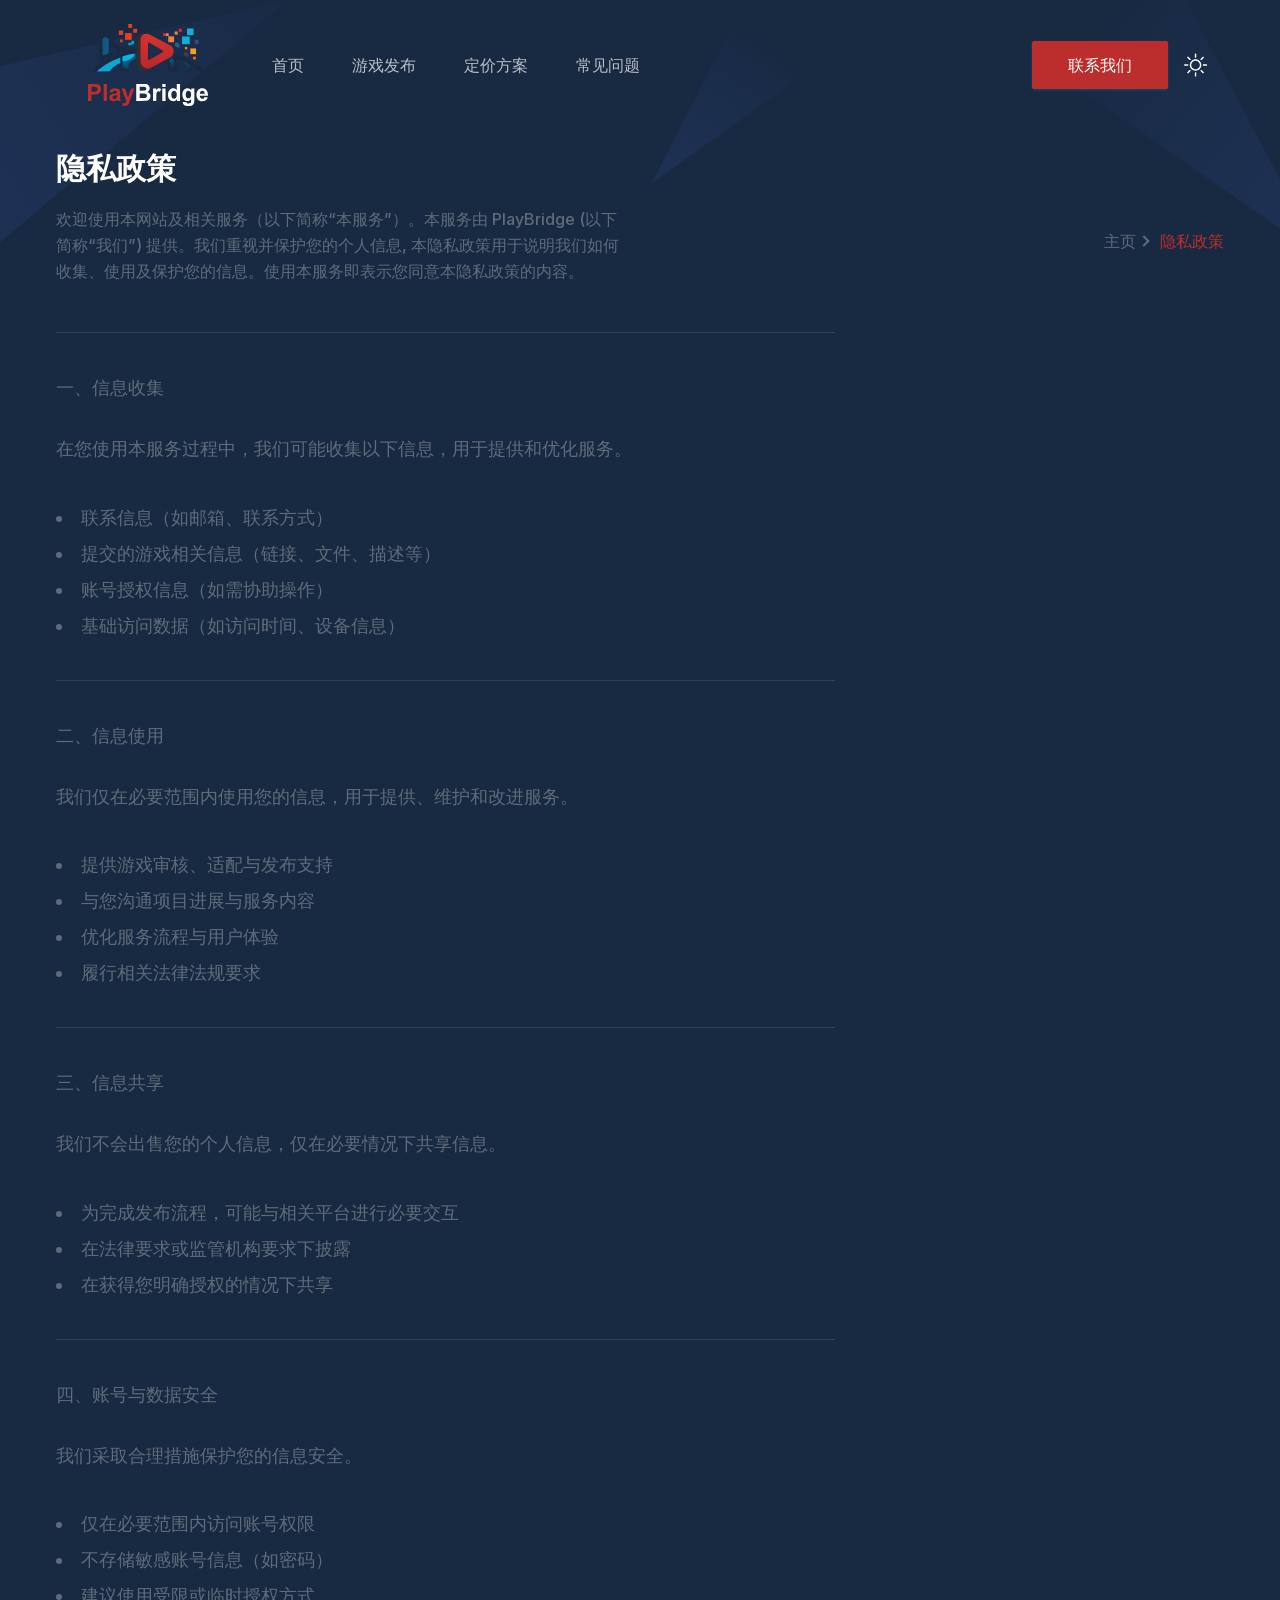
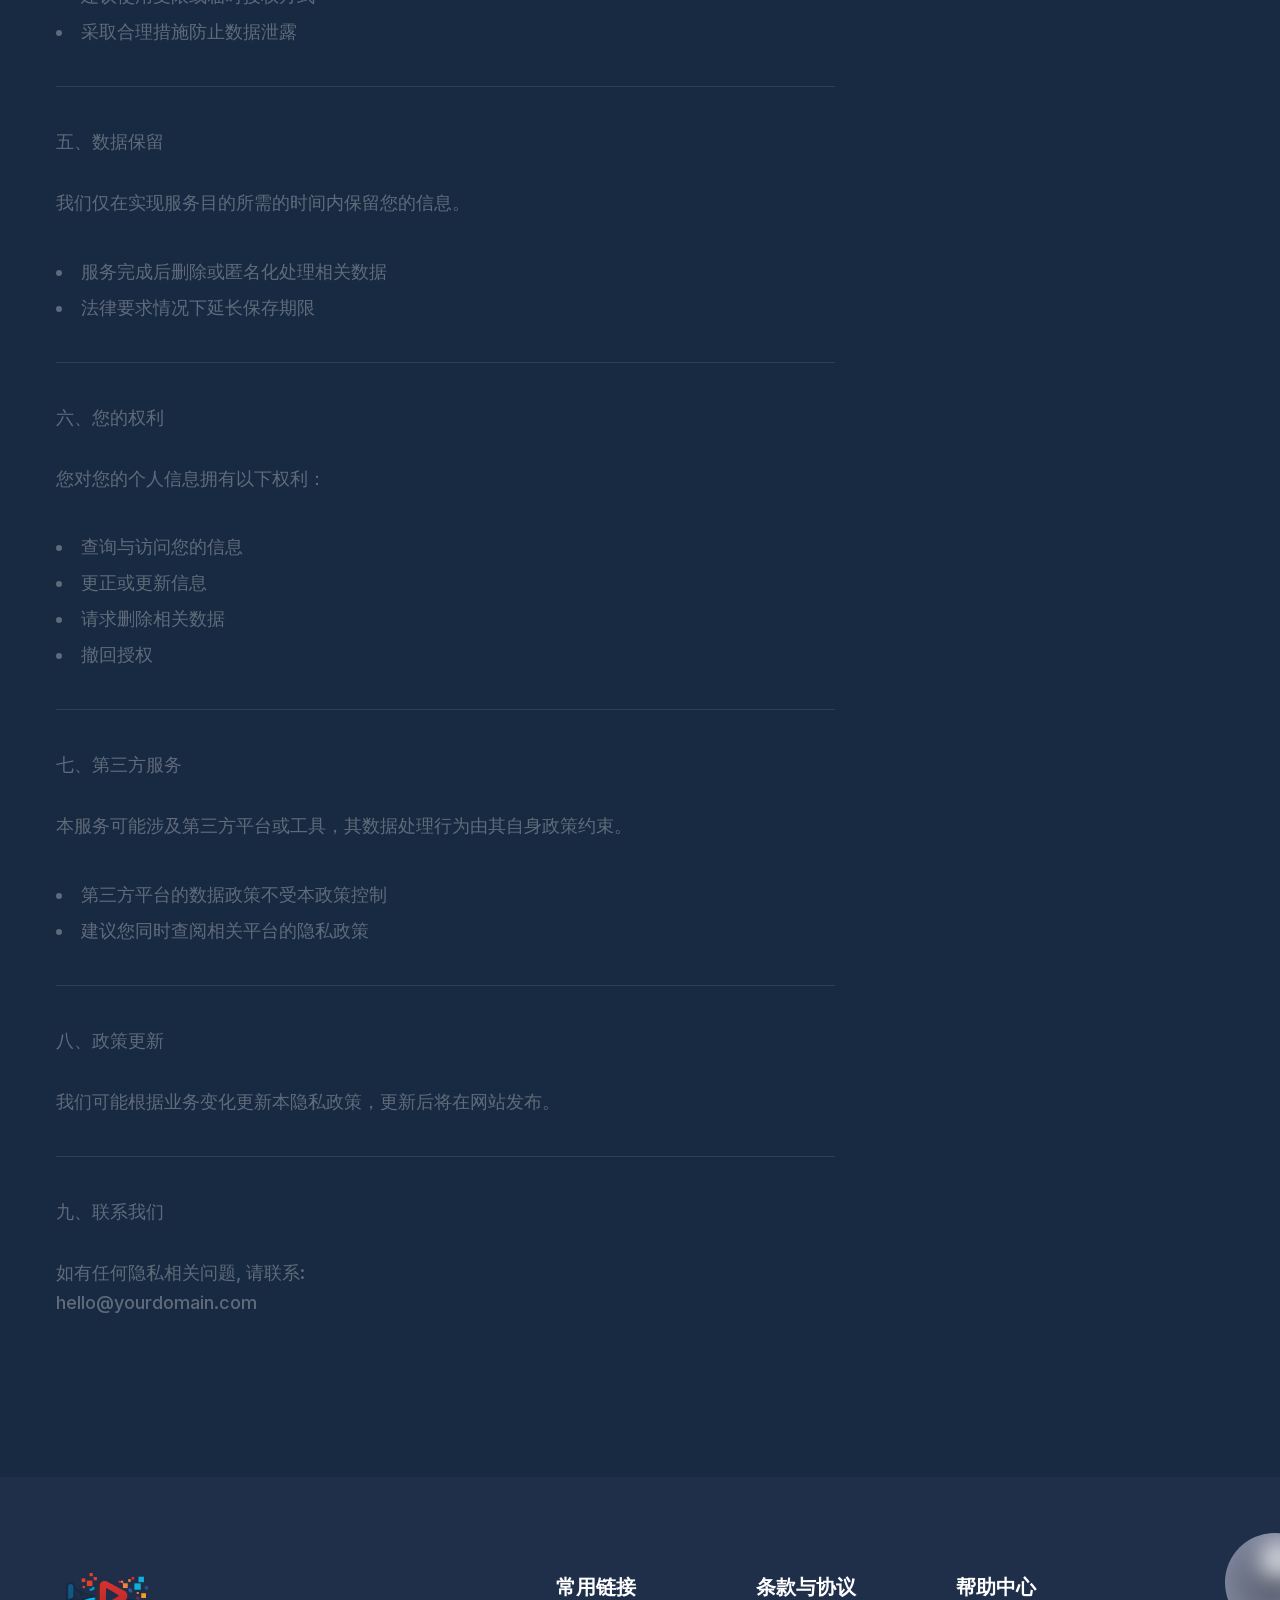
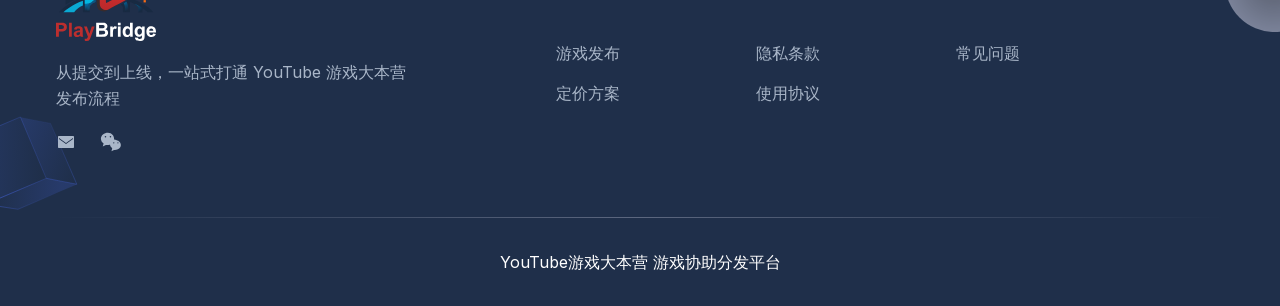
<file: privacy-policy.html>
<!DOCTYPE html><!--89MCSDM_auQf8lvm_tGuB--><html lang="en"><head><meta charSet="utf-8"/><meta name="viewport" content="width=device-width, initial-scale=1"/><link rel="preload" href="/_next/static/media/83afe278b6a6bb3c-s.p.3a6ba036.woff2" as="font" crossorigin="" type="font/woff2"/><link rel="stylesheet" href="/_next/static/chunks/02b21e27d76b83f4.css" data-precedence="next"/><link rel="preload" as="script" fetchPriority="low" href="/_next/static/chunks/672f37f0f4789434.js"/><script src="/_next/static/chunks/8c4bb65ca9f95eb5.js" async=""></script><script src="/_next/static/chunks/8008d994f91f0fb6.js" async=""></script><script src="/_next/static/chunks/8296bf97416a5ebf.js" async=""></script><script src="/_next/static/chunks/turbopack-e8113b1ac129ff8a.js" async=""></script><script src="/_next/static/chunks/ff1a16fafef87110.js" async=""></script><script src="/_next/static/chunks/247eb132b7f7b574.js" async=""></script><script src="/_next/static/chunks/65d835358e08c573.js" async=""></script><link rel="preload" href="https://challenges.cloudflare.com/turnstile/v0/api.js" as="script"/><meta name="next-size-adjust" content=""/><title>隐私政策 | YouTube 游戏大本营协助分发平台</title><meta name="description" content="This is Blog Details Page"/><script src="/_next/static/chunks/a6dad97d9634a72d.js" noModule=""></script></head><body class="bg-[#FCFCFC] dark:bg-black inter_5972bc34-module__OU16Qa__className"><div hidden=""><!--$--><!--/$--></div><script>!function(){try{var d=document.documentElement,c=d.classList;c.remove('light','dark');var e=localStorage.getItem('theme');if(e){c.add(e|| '')}else{c.add('dark');}if(e==='light'||e==='dark'||!e)d.style.colorScheme=e||'dark'}catch(t){}}();</script><div class="isolate"><header class="header top-0 left-0 z-40 flex w-full items-center absolute bg-transparent"><div class="container"><div class="relative -mx-4 pl-6 flex items-center justify-between"><div class="w-42 max-w-full pl-6 xl:mr-12"><a class="header-logo block w-full py-6 " href="/"><img alt="logo" loading="lazy" width="120" height="20" decoding="async" data-nimg="1" class="w-full dark:hidden" style="color:transparent" src="/images/logo/logo-2.svg"/><img alt="logo" loading="lazy" width="120" height="20" decoding="async" data-nimg="1" class="hidden w-full dark:block" style="color:transparent" src="/images/logo/logo.svg"/></a></div><div class="flex w-full items-center justify-between px-4"><div><button id="navbarToggler" aria-label="Mobile Menu" class="ring-primary absolute top-1/2 right-4 block translate-y-[-50%] rounded-lg px-3 py-[6px] focus:ring-2 lg:hidden"><span class="relative my-1.5 block h-0.5 w-[30px] bg-black transition-all duration-300 dark:bg-white  "></span><span class="relative my-1.5 block h-0.5 w-[30px] bg-black transition-all duration-300 dark:bg-white  "></span><span class="relative my-1.5 block h-0.5 w-[30px] bg-black transition-all duration-300 dark:bg-white  "></span></button><nav id="navbarCollapse" class="navbar border-body-color/50 dark:border-body-color/20 dark:bg-dark absolute right-0 z-30 w-[250px] rounded border-[.5px] bg-white px-6 py-4 duration-300 lg:visible lg:static lg:w-auto lg:border-none lg:!bg-transparent lg:p-0 lg:opacity-100 invisible top-[120%] opacity-0"><ul class="block lg:flex lg:space-x-12"><li class="group relative"><a class="flex py-2 text-base lg:mr-0 lg:inline-flex lg:px-0 lg:py-6 text-dark hover:text-primary dark:text-white/70 dark:hover:text-white" href="/">首页</a></li><li class="group relative"><a class="flex py-2 text-base lg:mr-0 lg:inline-flex lg:px-0 lg:py-6 text-dark hover:text-primary dark:text-white/70 dark:hover:text-white" href="/how-it-works">游戏发布</a></li><li class="group relative"><a class="flex py-2 text-base lg:mr-0 lg:inline-flex lg:px-0 lg:py-6 text-dark hover:text-primary dark:text-white/70 dark:hover:text-white" href="/pricing">定价方案</a></li><li class="group relative"><a class="flex py-2 text-base lg:mr-0 lg:inline-flex lg:px-0 lg:py-6 text-dark hover:text-primary dark:text-white/70 dark:hover:text-white" href="/faq">常见问题</a></li></ul></nav></div><div class="flex items-center justify-end pr-16 lg:pr-0"><a class="ease-in-up shadow-btn hover:shadow-btn-hover bg-primary hover:bg-primary/90 rounded-xs px-8 py-3 text-base font-medium text-white transition duration-300 md:block md:px-9 lg:px-6 xl:px-9" href="/contact-us">联系我们</a><div><button aria-label="theme toggler" class="flex items-center justify-center text-black rounded-full cursor-pointer bg-gray-2 dark:bg-dark-bg h-9 w-9 dark:text-white md:h-14 md:w-14"><svg viewBox="0 0 23 23" class="w-5 h-5 stroke-current dark:hidden md:h-6 md:w-6" fill="none"><path d="M9.55078 1.5C5.80078 1.5 1.30078 5.25 1.30078 11.25C1.30078 17.25 5.80078 21.75 11.8008 21.75C17.8008 21.75 21.5508 17.25 21.5508 13.5C13.3008 18.75 4.30078 9.75 9.55078 1.5Z" stroke-width="2" stroke-linecap="round" stroke-linejoin="round"></path></svg><svg viewBox="0 0 25 24" fill="none" xmlns="http://www.w3.org/2000/svg" class="hidden w-5 h-5 dark:block md:h-6 md:w-6"><mask id="path-1-inside-1_977:1934" fill="white"><path d="M12.0508 16.5C10.8573 16.5 9.71271 16.0259 8.8688 15.182C8.02489 14.3381 7.55078 13.1935 7.55078 12C7.55078 10.8065 8.02489 9.66193 8.8688 8.81802C9.71271 7.97411 10.8573 7.5 12.0508 7.5C13.2443 7.5 14.3888 7.97411 15.2328 8.81802C16.0767 9.66193 16.5508 10.8065 16.5508 12C16.5508 13.1935 16.0767 14.3381 15.2328 15.182C14.3888 16.0259 13.2443 16.5 12.0508 16.5ZM12.0508 18C13.6421 18 15.1682 17.3679 16.2934 16.2426C17.4186 15.1174 18.0508 13.5913 18.0508 12C18.0508 10.4087 17.4186 8.88258 16.2934 7.75736C15.1682 6.63214 13.6421 6 12.0508 6C10.4595 6 8.93336 6.63214 7.80814 7.75736C6.68292 8.88258 6.05078 10.4087 6.05078 12C6.05078 13.5913 6.68292 15.1174 7.80814 16.2426C8.93336 17.3679 10.4595 18 12.0508 18ZM12.0508 0C12.2497 0 12.4405 0.0790176 12.5811 0.21967C12.7218 0.360322 12.8008 0.551088 12.8008 0.75V3.75C12.8008 3.94891 12.7218 4.13968 12.5811 4.28033C12.4405 4.42098 12.2497 4.5 12.0508 4.5C11.8519 4.5 11.6611 4.42098 11.5205 4.28033C11.3798 4.13968 11.3008 3.94891 11.3008 3.75V0.75C11.3008 0.551088 11.3798 0.360322 11.5205 0.21967C11.6611 0.0790176 11.8519 0 12.0508 0V0ZM12.0508 19.5C12.2497 19.5 12.4405 19.579 12.5811 19.7197C12.7218 19.8603 12.8008 20.0511 12.8008 20.25V23.25C12.8008 23.4489 12.7218 23.6397 12.5811 23.7803C12.4405 23.921 12.2497 24 12.0508 24C11.8519 24 11.6611 23.921 11.5205 23.7803C11.3798 23.6397 11.3008 23.4489 11.3008 23.25V20.25C11.3008 20.0511 11.3798 19.8603 11.5205 19.7197C11.6611 19.579 11.8519 19.5 12.0508 19.5ZM24.0508 12C24.0508 12.1989 23.9718 12.3897 23.8311 12.5303C23.6905 12.671 23.4997 12.75 23.3008 12.75H20.3008C20.1019 12.75 19.9111 12.671 19.7705 12.5303C19.6298 12.3897 19.5508 12.1989 19.5508 12C19.5508 11.8011 19.6298 11.6103 19.7705 11.4697C19.9111 11.329 20.1019 11.25 20.3008 11.25H23.3008C23.4997 11.25 23.6905 11.329 23.8311 11.4697C23.9718 11.6103 24.0508 11.8011 24.0508 12ZM4.55078 12C4.55078 12.1989 4.47176 12.3897 4.33111 12.5303C4.19046 12.671 3.99969 12.75 3.80078 12.75H0.800781C0.601869 12.75 0.411103 12.671 0.270451 12.5303C0.129799 12.3897 0.0507813 12.1989 0.0507812 12C0.0507813 11.8011 0.129799 11.6103 0.270451 11.4697C0.411103 11.329 0.601869 11.25 0.800781 11.25H3.80078C3.99969 11.25 4.19046 11.329 4.33111 11.4697C4.47176 11.6103 4.55078 11.8011 4.55078 12ZM20.5363 3.5145C20.6769 3.65515 20.7559 3.84588 20.7559 4.04475C20.7559 4.24362 20.6769 4.43435 20.5363 4.575L18.4153 6.6975C18.3455 6.76713 18.2628 6.82235 18.1717 6.86C18.0806 6.89765 17.983 6.91699 17.8845 6.91692C17.6855 6.91678 17.4947 6.83758 17.354 6.69675C17.2844 6.62702 17.2292 6.54425 17.1915 6.45318C17.1539 6.36211 17.1345 6.26452 17.1346 6.16597C17.1348 5.96695 17.214 5.77613 17.3548 5.6355L19.4758 3.5145C19.6164 3.3739 19.8072 3.29491 20.006 3.29491C20.2049 3.29491 20.3956 3.3739 20.5363 3.5145ZM6.74678 17.304C6.88738 17.4446 6.96637 17.6354 6.96637 17.8342C6.96637 18.0331 6.88738 18.2239 6.74678 18.3645L4.62578 20.4855C4.48433 20.6221 4.29488 20.6977 4.09823 20.696C3.90158 20.6943 3.71347 20.6154 3.57442 20.4764C3.43536 20.3373 3.35648 20.1492 3.35478 19.9526C3.35307 19.7559 3.42866 19.5665 3.56528 19.425L5.68628 17.304C5.82693 17.1634 6.01766 17.0844 6.21653 17.0844C6.4154 17.0844 6.60614 17.1634 6.74678 17.304ZM20.5363 20.4855C20.3956 20.6261 20.2049 20.7051 20.006 20.7051C19.8072 20.7051 19.6164 20.6261 19.4758 20.4855L17.3548 18.3645C17.2182 18.223 17.1426 18.0336 17.1443 17.8369C17.146 17.6403 17.2249 17.4522 17.3639 17.3131C17.503 17.1741 17.6911 17.0952 17.8877 17.0935C18.0844 17.0918 18.2738 17.1674 18.4153 17.304L20.5363 19.425C20.6769 19.5656 20.7559 19.7564 20.7559 19.9552C20.7559 20.1541 20.6769 20.3449 20.5363 20.4855ZM6.74678 6.6975C6.60614 6.8381 6.4154 6.91709 6.21653 6.91709C6.01766 6.91709 5.82693 6.8381 5.68628 6.6975L3.56528 4.575C3.49365 4.50582 3.43651 4.42306 3.39721 4.33155C3.3579 4.24005 3.33721 4.14164 3.33634 4.04205C3.33548 3.94247 3.35445 3.84371 3.39216 3.75153C3.42988 3.65936 3.48557 3.57562 3.55598 3.5052C3.6264 3.43478 3.71014 3.37909 3.80232 3.34138C3.89449 3.30367 3.99325 3.2847 4.09283 3.28556C4.19242 3.28643 4.29083 3.30712 4.38233 3.34642C4.47384 3.38573 4.5566 3.44287 4.62578 3.5145L6.74678 5.6355C6.81663 5.70517 6.87204 5.78793 6.90985 5.87905C6.94766 5.97017 6.96712 6.06785 6.96712 6.1665C6.96712 6.26515 6.94766 6.36283 6.90985 6.45395C6.87204 6.54507 6.81663 6.62783 6.74678 6.6975Z"></path></mask><path d="M12.0508 16.5C10.8573 16.5 9.71271 16.0259 8.8688 15.182C8.02489 14.3381 7.55078 13.1935 7.55078 12C7.55078 10.8065 8.02489 9.66193 8.8688 8.81802C9.71271 7.97411 10.8573 7.5 12.0508 7.5C13.2443 7.5 14.3888 7.97411 15.2328 8.81802C16.0767 9.66193 16.5508 10.8065 16.5508 12C16.5508 13.1935 16.0767 14.3381 15.2328 15.182C14.3888 16.0259 13.2443 16.5 12.0508 16.5ZM12.0508 18C13.6421 18 15.1682 17.3679 16.2934 16.2426C17.4186 15.1174 18.0508 13.5913 18.0508 12C18.0508 10.4087 17.4186 8.88258 16.2934 7.75736C15.1682 6.63214 13.6421 6 12.0508 6C10.4595 6 8.93336 6.63214 7.80814 7.75736C6.68292 8.88258 6.05078 10.4087 6.05078 12C6.05078 13.5913 6.68292 15.1174 7.80814 16.2426C8.93336 17.3679 10.4595 18 12.0508 18ZM12.0508 0C12.2497 0 12.4405 0.0790176 12.5811 0.21967C12.7218 0.360322 12.8008 0.551088 12.8008 0.75V3.75C12.8008 3.94891 12.7218 4.13968 12.5811 4.28033C12.4405 4.42098 12.2497 4.5 12.0508 4.5C11.8519 4.5 11.6611 4.42098 11.5205 4.28033C11.3798 4.13968 11.3008 3.94891 11.3008 3.75V0.75C11.3008 0.551088 11.3798 0.360322 11.5205 0.21967C11.6611 0.0790176 11.8519 0 12.0508 0V0ZM12.0508 19.5C12.2497 19.5 12.4405 19.579 12.5811 19.7197C12.7218 19.8603 12.8008 20.0511 12.8008 20.25V23.25C12.8008 23.4489 12.7218 23.6397 12.5811 23.7803C12.4405 23.921 12.2497 24 12.0508 24C11.8519 24 11.6611 23.921 11.5205 23.7803C11.3798 23.6397 11.3008 23.4489 11.3008 23.25V20.25C11.3008 20.0511 11.3798 19.8603 11.5205 19.7197C11.6611 19.579 11.8519 19.5 12.0508 19.5ZM24.0508 12C24.0508 12.1989 23.9718 12.3897 23.8311 12.5303C23.6905 12.671 23.4997 12.75 23.3008 12.75H20.3008C20.1019 12.75 19.9111 12.671 19.7705 12.5303C19.6298 12.3897 19.5508 12.1989 19.5508 12C19.5508 11.8011 19.6298 11.6103 19.7705 11.4697C19.9111 11.329 20.1019 11.25 20.3008 11.25H23.3008C23.4997 11.25 23.6905 11.329 23.8311 11.4697C23.9718 11.6103 24.0508 11.8011 24.0508 12ZM4.55078 12C4.55078 12.1989 4.47176 12.3897 4.33111 12.5303C4.19046 12.671 3.99969 12.75 3.80078 12.75H0.800781C0.601869 12.75 0.411103 12.671 0.270451 12.5303C0.129799 12.3897 0.0507813 12.1989 0.0507812 12C0.0507813 11.8011 0.129799 11.6103 0.270451 11.4697C0.411103 11.329 0.601869 11.25 0.800781 11.25H3.80078C3.99969 11.25 4.19046 11.329 4.33111 11.4697C4.47176 11.6103 4.55078 11.8011 4.55078 12ZM20.5363 3.5145C20.6769 3.65515 20.7559 3.84588 20.7559 4.04475C20.7559 4.24362 20.6769 4.43435 20.5363 4.575L18.4153 6.6975C18.3455 6.76713 18.2628 6.82235 18.1717 6.86C18.0806 6.89765 17.983 6.91699 17.8845 6.91692C17.6855 6.91678 17.4947 6.83758 17.354 6.69675C17.2844 6.62702 17.2292 6.54425 17.1915 6.45318C17.1539 6.36211 17.1345 6.26452 17.1346 6.16597C17.1348 5.96695 17.214 5.77613 17.3548 5.6355L19.4758 3.5145C19.6164 3.3739 19.8072 3.29491 20.006 3.29491C20.2049 3.29491 20.3956 3.3739 20.5363 3.5145ZM6.74678 17.304C6.88738 17.4446 6.96637 17.6354 6.96637 17.8342C6.96637 18.0331 6.88738 18.2239 6.74678 18.3645L4.62578 20.4855C4.48433 20.6221 4.29488 20.6977 4.09823 20.696C3.90158 20.6943 3.71347 20.6154 3.57442 20.4764C3.43536 20.3373 3.35648 20.1492 3.35478 19.9526C3.35307 19.7559 3.42866 19.5665 3.56528 19.425L5.68628 17.304C5.82693 17.1634 6.01766 17.0844 6.21653 17.0844C6.4154 17.0844 6.60614 17.1634 6.74678 17.304ZM20.5363 20.4855C20.3956 20.6261 20.2049 20.7051 20.006 20.7051C19.8072 20.7051 19.6164 20.6261 19.4758 20.4855L17.3548 18.3645C17.2182 18.223 17.1426 18.0336 17.1443 17.8369C17.146 17.6403 17.2249 17.4522 17.3639 17.3131C17.503 17.1741 17.6911 17.0952 17.8877 17.0935C18.0844 17.0918 18.2738 17.1674 18.4153 17.304L20.5363 19.425C20.6769 19.5656 20.7559 19.7564 20.7559 19.9552C20.7559 20.1541 20.6769 20.3449 20.5363 20.4855ZM6.74678 6.6975C6.60614 6.8381 6.4154 6.91709 6.21653 6.91709C6.01766 6.91709 5.82693 6.8381 5.68628 6.6975L3.56528 4.575C3.49365 4.50582 3.43651 4.42306 3.39721 4.33155C3.3579 4.24005 3.33721 4.14164 3.33634 4.04205C3.33548 3.94247 3.35445 3.84371 3.39216 3.75153C3.42988 3.65936 3.48557 3.57562 3.55598 3.5052C3.6264 3.43478 3.71014 3.37909 3.80232 3.34138C3.89449 3.30367 3.99325 3.2847 4.09283 3.28556C4.19242 3.28643 4.29083 3.30712 4.38233 3.34642C4.47384 3.38573 4.5566 3.44287 4.62578 3.5145L6.74678 5.6355C6.81663 5.70517 6.87204 5.78793 6.90985 5.87905C6.94766 5.97017 6.96712 6.06785 6.96712 6.1665C6.96712 6.26515 6.94766 6.36283 6.90985 6.45395C6.87204 6.54507 6.81663 6.62783 6.74678 6.6975Z" fill="black" stroke="white" stroke-width="2" mask="url(#path-1-inside-1_977:1934)"></path></svg></button></div></div></div></div></div></header><section class="relative z-10 overflow-hidden pt-28 lg:pt-[150px]"><div class="container"><div class="-mx-4 flex flex-wrap items-center"><div class="w-full px-4 md:w-8/12 lg:w-7/12"><div class="mb-8 max-w-[570px] md:mb-0 lg:mb-12"><h1 class="mb-5 text-2xl font-bold text-black sm:text-3xl dark:text-white">隐私政策</h1><p class="text-body-color text-base leading-relaxed font-medium">欢迎使用本网站及相关服务（以下简称“本服务”）。本服务由 PlayBridge (以下简称“我们”) 提供。我们重视并保护您的个人信息, 本隐私政策用于说明我们如何收集、使用及保护您的信息。使用本服务即表示您同意本隐私政策的内容。</p></div></div><div class="w-full px-4 md:w-4/12 lg:w-5/12"><div class="text-end"><ul class="flex items-center md:justify-end"><li class="flex items-center"><a class="text-body-color hover:text-primary pr-1 text-base font-medium" href="/">主页</a><span class="border-body-color mr-3 block h-2 w-2 rotate-45 border-t-2 border-r-2"></span></li><li class="text-primary text-base font-medium">隐私政策</li></ul></div></div></div></div><div><span class="absolute top-0 left-0 z-[-1]"><svg width="287" height="254" viewBox="0 0 287 254" fill="none" xmlns="http://www.w3.org/2000/svg"><path opacity="0.1" d="M286.5 0.5L-14.5 254.5V69.5L286.5 0.5Z" fill="url(#paint0_linear_111:578)"></path><defs><linearGradient id="paint0_linear_111:578" x1="-40.5" y1="117" x2="301.926" y2="-97.1485" gradientUnits="userSpaceOnUse"><stop stop-color="#4A6CF7"></stop><stop offset="1" stop-color="#4A6CF7" stop-opacity="0"></stop></linearGradient></defs></svg></span><span class="absolute top-0 right-0 z-[-1]"><svg width="628" height="258" viewBox="0 0 628 258" fill="none" xmlns="http://www.w3.org/2000/svg"><path opacity="0.1" d="M669.125 257.002L345.875 31.9983L524.571 -15.8832L669.125 257.002Z" fill="url(#paint0_linear_0:1)"></path><path opacity="0.1" d="M0.0716344 182.78L101.988 -15.0769L142.154 81.4093L0.0716344 182.78Z" fill="url(#paint1_linear_0:1)"></path><defs><linearGradient id="paint0_linear_0:1" x1="644" y1="221" x2="429.946" y2="37.0429" gradientUnits="userSpaceOnUse"><stop stop-color="#4A6CF7"></stop><stop offset="1" stop-color="#4A6CF7" stop-opacity="0"></stop></linearGradient><linearGradient id="paint1_linear_0:1" x1="18.3648" y1="166.016" x2="105.377" y2="32.3398" gradientUnits="userSpaceOnUse"><stop stop-color="#4A6CF7"></stop><stop offset="1" stop-color="#4A6CF7" stop-opacity="0"></stop></linearGradient></defs></svg></span></div></section><section class="pb-[120px]"><div class="container"><div class="w-full lg:w-8/12"><div><div><p class="text-body-color mb-8 border-t pt-10 text-base leading-relaxed font-medium sm:text-lg lg:text-base xl:text-lg dark:border-white/10">一、信息收集</p><p class="text-body-color mb-10 text-base leading-relaxed font-medium sm:text-lg lg:text-base xl:text-lg">在您使用本服务过程中，我们可能收集以下信息，用于提供和优化服务。</p><ul class="text-body-color mb-10 list-inside list-disc"><li class="text-body-color mb-2 text-base font-medium sm:text-lg lg:text-base xl:text-lg">联系信息（如邮箱、联系方式）</li><li class="text-body-color mb-2 text-base font-medium sm:text-lg lg:text-base xl:text-lg">提交的游戏相关信息（链接、文件、描述等）</li><li class="text-body-color mb-2 text-base font-medium sm:text-lg lg:text-base xl:text-lg">账号授权信息（如需协助操作）</li><li class="text-body-color mb-2 text-base font-medium sm:text-lg lg:text-base xl:text-lg">基础访问数据（如访问时间、设备信息）</li></ul><p class="text-body-color mb-8 border-t pt-10 text-base leading-relaxed font-medium sm:text-lg lg:text-base xl:text-lg dark:border-white/10">二、信息使用</p><p class="text-body-color mb-10 text-base leading-relaxed font-medium sm:text-lg lg:text-base xl:text-lg">我们仅在必要范围内使用您的信息，用于提供、维护和改进服务。</p><ul class="text-body-color mb-10 list-inside list-disc"><li class="text-body-color mb-2 text-base font-medium sm:text-lg lg:text-base xl:text-lg">提供游戏审核、适配与发布支持</li><li class="text-body-color mb-2 text-base font-medium sm:text-lg lg:text-base xl:text-lg">与您沟通项目进展与服务内容</li><li class="text-body-color mb-2 text-base font-medium sm:text-lg lg:text-base xl:text-lg">优化服务流程与用户体验</li><li class="text-body-color mb-2 text-base font-medium sm:text-lg lg:text-base xl:text-lg">履行相关法律法规要求</li></ul><p class="text-body-color mb-8 border-t pt-10 text-base leading-relaxed font-medium sm:text-lg lg:text-base xl:text-lg dark:border-white/10">三、信息共享</p><p class="text-body-color mb-10 text-base leading-relaxed font-medium sm:text-lg lg:text-base xl:text-lg">我们不会出售您的个人信息，仅在必要情况下共享信息。</p><ul class="text-body-color mb-10 list-inside list-disc"><li class="text-body-color mb-2 text-base font-medium sm:text-lg lg:text-base xl:text-lg">为完成发布流程，可能与相关平台进行必要交互</li><li class="text-body-color mb-2 text-base font-medium sm:text-lg lg:text-base xl:text-lg">在法律要求或监管机构要求下披露</li><li class="text-body-color mb-2 text-base font-medium sm:text-lg lg:text-base xl:text-lg">在获得您明确授权的情况下共享</li></ul><p class="text-body-color mb-8 border-t pt-10 text-base leading-relaxed font-medium sm:text-lg lg:text-base xl:text-lg dark:border-white/10">四、账号与数据安全</p><p class="text-body-color mb-10 text-base leading-relaxed font-medium sm:text-lg lg:text-base xl:text-lg">我们采取合理措施保护您的信息安全。</p><ul class="text-body-color mb-10 list-inside list-disc"><li class="text-body-color mb-2 text-base font-medium sm:text-lg lg:text-base xl:text-lg">仅在必要范围内访问账号权限</li><li class="text-body-color mb-2 text-base font-medium sm:text-lg lg:text-base xl:text-lg">不存储敏感账号信息（如密码）</li><li class="text-body-color mb-2 text-base font-medium sm:text-lg lg:text-base xl:text-lg">建议使用受限或临时授权方式</li><li class="text-body-color mb-2 text-base font-medium sm:text-lg lg:text-base xl:text-lg">采取合理措施防止数据泄露</li></ul><p class="text-body-color mb-8 border-t pt-10 text-base leading-relaxed font-medium sm:text-lg lg:text-base xl:text-lg dark:border-white/10">五、数据保留</p><p class="text-body-color mb-10 text-base leading-relaxed font-medium sm:text-lg lg:text-base xl:text-lg">我们仅在实现服务目的所需的时间内保留您的信息。</p><ul class="text-body-color mb-10 list-inside list-disc"><li class="text-body-color mb-2 text-base font-medium sm:text-lg lg:text-base xl:text-lg">服务完成后删除或匿名化处理相关数据</li><li class="text-body-color mb-2 text-base font-medium sm:text-lg lg:text-base xl:text-lg">法律要求情况下延长保存期限</li></ul><p class="text-body-color mb-8 border-t pt-10 text-base leading-relaxed font-medium sm:text-lg lg:text-base xl:text-lg dark:border-white/10">六、您的权利</p><p class="text-body-color mb-10 text-base leading-relaxed font-medium sm:text-lg lg:text-base xl:text-lg">您对您的个人信息拥有以下权利：</p><ul class="text-body-color mb-10 list-inside list-disc"><li class="text-body-color mb-2 text-base font-medium sm:text-lg lg:text-base xl:text-lg">查询与访问您的信息</li><li class="text-body-color mb-2 text-base font-medium sm:text-lg lg:text-base xl:text-lg">更正或更新信息</li><li class="text-body-color mb-2 text-base font-medium sm:text-lg lg:text-base xl:text-lg">请求删除相关数据</li><li class="text-body-color mb-2 text-base font-medium sm:text-lg lg:text-base xl:text-lg">撤回授权</li></ul><p class="text-body-color mb-8 border-t pt-10 text-base leading-relaxed font-medium sm:text-lg lg:text-base xl:text-lg dark:border-white/10">七、第三方服务</p><p class="text-body-color mb-10 text-base leading-relaxed font-medium sm:text-lg lg:text-base xl:text-lg">本服务可能涉及第三方平台或工具，其数据处理行为由其自身政策约束。</p><ul class="text-body-color mb-10 list-inside list-disc"><li class="text-body-color mb-2 text-base font-medium sm:text-lg lg:text-base xl:text-lg">第三方平台的数据政策不受本政策控制</li><li class="text-body-color mb-2 text-base font-medium sm:text-lg lg:text-base xl:text-lg">建议您同时查阅相关平台的隐私政策</li></ul><p class="text-body-color mb-8 border-t pt-10 text-base leading-relaxed font-medium sm:text-lg lg:text-base xl:text-lg dark:border-white/10">八、政策更新</p><p class="text-body-color mb-10 text-base leading-relaxed font-medium sm:text-lg lg:text-base xl:text-lg">我们可能根据业务变化更新本隐私政策，更新后将在网站发布。</p><p class="text-body-color mb-8 border-t pt-10 text-base leading-relaxed font-medium sm:text-lg lg:text-base xl:text-lg dark:border-white/10">九、联系我们</p><p class="text-body-color mb-10 text-base leading-relaxed font-medium sm:text-lg lg:text-base xl:text-lg">如有任何隐私相关问题, 请联系: <br/>hello@yourdomain.com</p></div></div></div></div></section><!--$--><!--/$--><footer class="dark:bg-gray-dark relative z-10 bg-white pt-16 md:pt-20 lg:pt-24"><div class="container"><div class="-mx-4 flex flex-wrap"><div class="w-full px-4 md:w-1/2 lg:w-4/12 xl:w-5/12"><div class="mb-12 max-w-[360px] lg:mb-16"><a class="mb-3 inline-block w-25" href="/"><img alt="logo" loading="lazy" width="140" height="30" decoding="async" data-nimg="1" class="w-full dark:hidden" style="color:transparent" src="/images/logo/logo-2.svg"/><img alt="logo" loading="lazy" width="140" height="30" decoding="async" data-nimg="1" class="hidden w-full dark:block" style="color:transparent" src="/images/logo/logo.svg"/></a><p class="text-body-color dark:text-body-color-dark mb-5 text-base leading-relaxed">从提交到上线，一站式打通 YouTube 游戏大本营发布流程</p><div class="flex items-center"><a href="mailto:contact@ytplaybridge.com" aria-label="email-link" class="text-body-color hover:text-primary dark:text-body-color-dark dark:hover:text-primary duration-300"><svg class="fill-current" viewBox="0 0 20 20" height="20" width="20"><path d="M17 4H3C2.4 4 2 4.4 2 5V15C2 15.6 2.4 16 3 16H17C17.6 16 18 15.6 18 15V5C18 4.4 17.6 4 17 4ZM17 7L10 12L3 7V6L10 11L17 6V7Z"></path></svg></a><button aria-label="wechat-contact" class="text-body-color hover:text-primary dark:text-body-color-dark dark:hover:text-primary ml-6 duration-300"><svg width="22" height="22" viewBox="0 0 24 24" fill="currentColor"><path d="M8.691 2C4.443 2 1 4.908 1 8.494c0 2.062 1.146 3.894 2.93 5.087L3 17l3.432-1.715c.406.057.826.087 1.259.087 4.248 0 7.691-2.908 7.691-6.494S12.939 2 8.691 2zm-2.72 5.22c-.473 0-.857-.384-.857-.857s.384-.857.857-.857.857.384.857.857-.384.857-.857.857zm5.44 0c-.473 0-.857-.384-.857-.857s.384-.857.857-.857.857.384.857.857-.384.857-.857.857zM17.308 9.143c-3.529 0-6.392 2.415-6.392 5.393 0 1.71.94 3.23 2.405 4.219L12.5 22l2.815-1.408c.337.047.685.072 1.042.072 3.529 0 6.393-2.415 6.393-5.393 0-2.978-2.864-5.393-6.442-5.393zm-2.261 4.455c-.394 0-.714-.32-.714-.714s.32-.714.714-.714.714.32.714.714-.32.714-.714.714zm4.522 0c-.394 0-.714-.32-.714-.714s.32-.714.714-.714.714.32.714.714-.32.714-.714.714z"></path></svg></button></div></div></div><div class="w-full px-4 sm:w-1/2 md:w-1/2 lg:w-2/12 xl:w-2/12"><div class="mb-12 lg:mb-16"><h2 class="mb-10 text-xl font-bold text-black dark:text-white">常用链接</h2><ul><li><a class="text-body-color hover:text-primary dark:text-body-color-dark dark:hover:text-primary mb-4 inline-block text-base duration-300" href="/how-it-works">游戏发布</a></li><li><a class="text-body-color hover:text-primary dark:text-body-color-dark dark:hover:text-primary mb-4 inline-block text-base duration-300" href="/">定价方案</a></li></ul></div></div><div class="w-full px-4 sm:w-1/2 md:w-1/2 lg:w-2/12 xl:w-2/12"><div class="mb-12 lg:mb-16"><h2 class="mb-10 text-xl font-bold text-black dark:text-white">条款与协议</h2><ul><li><a class="text-body-color hover:text-primary dark:text-body-color-dark dark:hover:text-primary mb-4 inline-block text-base duration-300" href="/privacy-policy">隐私条款</a></li><li><a class="text-body-color hover:text-primary dark:text-body-color-dark dark:hover:text-primary mb-4 inline-block text-base duration-300" href="/term-of-service">使用协议</a></li></ul></div></div><div class="w-full px-4 md:w-1/2 lg:w-4/12 xl:w-3/12"><div class="mb-12 lg:mb-16"><h2 class="mb-10 text-xl font-bold text-black dark:text-white">帮助中心</h2><ul><li><a class="text-body-color hover:text-primary dark:text-body-color-dark dark:hover:text-primary mb-4 inline-block text-base duration-300" href="/">常见问题</a></li></ul></div></div></div><div class="h-px w-full bg-linear-to-r from-transparent via-[#D2D8E183] to-transparent dark:via-[#959CB183]"></div><div class="py-8"><p class="text-body-color text-center text-base dark:text-white">YouTube游戏大本营 游戏协助分发平台</p></div></div><div class="absolute top-14 right-0 z-[-1]"><svg width="55" height="99" viewBox="0 0 55 99" fill="none" xmlns="http://www.w3.org/2000/svg"><circle opacity="0.8" cx="49.5" cy="49.5" r="49.5" fill="#959CB1"></circle><mask id="mask0_94:899" style="mask-type:alpha" maskUnits="userSpaceOnUse" x="0" y="0" width="99" height="99"><circle opacity="0.8" cx="49.5" cy="49.5" r="49.5" fill="#4A6CF7"></circle></mask><g mask="url(#mask0_94:899)"><circle opacity="0.8" cx="49.5" cy="49.5" r="49.5" fill="url(#paint0_radial_94:899)"></circle><g opacity="0.8" filter="url(#filter0_f_94:899)"><circle cx="53.8676" cy="26.2061" r="20.3824" fill="white"></circle></g></g><defs><filter id="filter0_f_94:899" x="12.4852" y="-15.1763" width="82.7646" height="82.7646" filterUnits="userSpaceOnUse" color-interpolation-filters="sRGB"><feFlood flood-opacity="0" result="BackgroundImageFix"></feFlood><feBlend mode="normal" in="SourceGraphic" in2="BackgroundImageFix" result="shape"></feBlend><feGaussianBlur stdDeviation="10.5" result="effect1_foregroundBlur_94:899"></feGaussianBlur></filter><radialGradient id="paint0_radial_94:899" cx="0" cy="0" r="1" gradientUnits="userSpaceOnUse" gradientTransform="translate(49.5 49.5) rotate(90) scale(53.1397)"><stop stop-opacity="0.47"></stop><stop offset="1" stop-opacity="0"></stop></radialGradient></defs></svg></div><div class="absolute bottom-24 left-0 z-[-1]"><svg width="79" height="94" viewBox="0 0 79 94" fill="none" xmlns="http://www.w3.org/2000/svg"><rect opacity="0.3" x="-41" y="26.9426" width="66.6675" height="66.6675" transform="rotate(-22.9007 -41 26.9426)" fill="url(#paint0_linear_94:889)"></rect><rect x="-41" y="26.9426" width="66.6675" height="66.6675" transform="rotate(-22.9007 -41 26.9426)" stroke="url(#paint1_linear_94:889)" stroke-width="0.7"></rect><path opacity="0.3" d="M50.5215 7.42229L20.325 1.14771L46.2077 62.3249L77.1885 68.2073L50.5215 7.42229Z" fill="url(#paint2_linear_94:889)"></path><path d="M50.5215 7.42229L20.325 1.14771L46.2077 62.3249L76.7963 68.2073L50.5215 7.42229Z" stroke="url(#paint3_linear_94:889)" stroke-width="0.7"></path><path opacity="0.3" d="M17.9721 93.3057L-14.9695 88.2076L46.2077 62.325L77.1885 68.2074L17.9721 93.3057Z" fill="url(#paint4_linear_94:889)"></path><path d="M17.972 93.3057L-14.1852 88.2076L46.2077 62.325L77.1884 68.2074L17.972 93.3057Z" stroke="url(#paint5_linear_94:889)" stroke-width="0.7"></path><defs><linearGradient id="paint0_linear_94:889" x1="-41" y1="21.8445" x2="36.9671" y2="59.8878" gradientUnits="userSpaceOnUse"><stop stop-color="#4A6CF7" stop-opacity="0.62"></stop><stop offset="1" stop-color="#4A6CF7" stop-opacity="0"></stop></linearGradient><linearGradient id="paint1_linear_94:889" x1="25.6675" y1="95.9631" x2="-42.9608" y2="20.668" gradientUnits="userSpaceOnUse"><stop stop-color="#4A6CF7" stop-opacity="0"></stop><stop offset="1" stop-color="#4A6CF7" stop-opacity="0.51"></stop></linearGradient><linearGradient id="paint2_linear_94:889" x1="20.325" y1="-3.98039" x2="90.6248" y2="25.1062" gradientUnits="userSpaceOnUse"><stop stop-color="#4A6CF7" stop-opacity="0.62"></stop><stop offset="1" stop-color="#4A6CF7" stop-opacity="0"></stop></linearGradient><linearGradient id="paint3_linear_94:889" x1="18.3642" y1="-1.59742" x2="113.9" y2="80.6826" gradientUnits="userSpaceOnUse"><stop stop-color="#4A6CF7" stop-opacity="0"></stop><stop offset="1" stop-color="#4A6CF7" stop-opacity="0.51"></stop></linearGradient><linearGradient id="paint4_linear_94:889" x1="61.1098" y1="62.3249" x2="-8.82468" y2="58.2156" gradientUnits="userSpaceOnUse"><stop stop-color="#4A6CF7" stop-opacity="0.62"></stop><stop offset="1" stop-color="#4A6CF7" stop-opacity="0"></stop></linearGradient><linearGradient id="paint5_linear_94:889" x1="65.4236" y1="65.0701" x2="24.0178" y2="41.6598" gradientUnits="userSpaceOnUse"><stop stop-color="#4A6CF7" stop-opacity="0"></stop><stop offset="1" stop-color="#4A6CF7" stop-opacity="0.51"></stop></linearGradient></defs></svg></div></footer></div><div class="fixed right-8 bottom-8 z-99"></div><script src="/_next/static/chunks/672f37f0f4789434.js" id="_R_" async=""></script><script>(self.__next_f=self.__next_f||[]).push([0])</script><script>self.__next_f.push([1,"1:\"$Sreact.fragment\"\n2:I[92825,[\"/_next/static/chunks/ff1a16fafef87110.js\",\"/_next/static/chunks/247eb132b7f7b574.js\"],\"ClientSegmentRoot\"]\n3:I[53642,[\"/_next/static/chunks/65d835358e08c573.js\"],\"default\"]\n4:I[39756,[\"/_next/static/chunks/ff1a16fafef87110.js\",\"/_next/static/chunks/247eb132b7f7b574.js\"],\"default\"]\n5:I[37457,[\"/_next/static/chunks/ff1a16fafef87110.js\",\"/_next/static/chunks/247eb132b7f7b574.js\"],\"default\"]\n6:I[22016,[\"/_next/static/chunks/65d835358e08c573.js\"],\"\"]\nd:I[68027,[\"/_next/static/chunks/ff1a16fafef87110.js\",\"/_next/static/chunks/247eb132b7f7b574.js\"],\"default\"]\n:HL[\"/_next/static/chunks/02b21e27d76b83f4.css\",\"style\"]\n:HL[\"/_next/static/media/83afe278b6a6bb3c-s.p.3a6ba036.woff2\",\"font\",{\"crossOrigin\":\"\",\"type\":\"font/woff2\"}]\n"])</script><script>self.__next_f.push([1,"0:{\"P\":null,\"b\":\"89MCSDM-auQf8lvm-tGuB\",\"c\":[\"\",\"privacy-policy\"],\"q\":\"\",\"i\":false,\"f\":[[[\"\",{\"children\":[\"privacy-policy\",{\"children\":[\"__PAGE__\",{}]}]},\"$undefined\",\"$undefined\",true],[[\"$\",\"$1\",\"c\",{\"children\":[[[\"$\",\"link\",\"0\",{\"rel\":\"stylesheet\",\"href\":\"/_next/static/chunks/02b21e27d76b83f4.css\",\"precedence\":\"next\",\"crossOrigin\":\"$undefined\",\"nonce\":\"$undefined\"}],[\"$\",\"script\",\"script-0\",{\"src\":\"/_next/static/chunks/65d835358e08c573.js\",\"async\":true,\"nonce\":\"$undefined\"}]],[\"$\",\"$L2\",null,{\"Component\":\"$3\",\"slots\":{\"children\":[\"$\",\"$L4\",null,{\"parallelRouterKey\":\"children\",\"error\":\"$undefined\",\"errorStyles\":\"$undefined\",\"errorScripts\":\"$undefined\",\"template\":[\"$\",\"$L5\",null,{}],\"templateStyles\":\"$undefined\",\"templateScripts\":\"$undefined\",\"notFound\":[[\"$\",\"section\",null,{\"className\":\"relative z-10 pt-36 pb-16 md:pb-20 lg:pt-[180px] lg:pb-28\",\"children\":[[\"$\",\"div\",null,{\"className\":\"container\",\"children\":[\"$\",\"div\",null,{\"className\":\"-mx-4 flex flex-wrap\",\"children\":[\"$\",\"div\",null,{\"className\":\"w-full px-4\",\"children\":[\"$\",\"div\",null,{\"className\":\"mx-auto max-w-[530px] text-center\",\"children\":[[\"$\",\"div\",null,{\"className\":\"mx-auto mb-9 text-center\",\"children\":[\"$\",\"svg\",null,{\"className\":\"mx-auto w-full text-center\",\"height\":\"210\",\"viewBox\":\"0 0 474 210\",\"fill\":\"none\",\"xmlns\":\"http://www.w3.org/2000/svg\",\"children\":[[\"$\",\"path\",null,{\"opacity\":\"0.5\",\"d\":\"M25 163.051H101.211V191H133.308V163.051H153V136.111H133.308V32H91.2871L25 136.577V163.051ZM101.831 136.111H58.8025V134.869L100.591 68.6445H101.831V136.111Z\",\"stroke\":\"url(#paint0_linear_116:1137)\",\"strokeWidth\":\"3\"}],[\"$\",\"path\",null,{\"opacity\":\"0.5\",\"d\":\"M307 133.051H383.211V161H415.308V133.051H435V106.111H415.308V2H373.287L307 106.577V133.051ZM383.831 106.111H340.803V104.869L382.591 38.6445H383.831V106.111Z\",\"stroke\":\"url(#paint1_linear_116:1137)\",\"strokeWidth\":\"3\"}],[\"$\",\"circle\",null,{\"opacity\":\"0.8\",\"cx\":\"227.5\",\"cy\":\"81.5\",\"r\":\"68.5\",\"fill\":\"#4A6CF7\"}],[\"$\",\"mask\",null,{\"id\":\"mask0_116:1137\",\"style\":{\"maskType\":\"alpha\"},\"maskUnits\":\"userSpaceOnUse\",\"x\":\"159\",\"y\":\"13\",\"width\":\"137\",\"height\":\"137\",\"children\":[\"$\",\"circle\",null,{\"opacity\":\"0.8\",\"cx\":\"227.5\",\"cy\":\"81.5\",\"r\":\"68.5\",\"fill\":\"#4A6CF7\"}]}],[\"$\",\"g\",null,{\"mask\":\"url(#mask0_116:1137)\",\"children\":[[\"$\",\"circle\",null,{\"opacity\":\"0.8\",\"cx\":\"227.5\",\"cy\":\"81.5\",\"r\":\"68.5\",\"fill\":\"url(#paint2_radial_116:1137)\"}],[\"$\",\"g\",null,{\"opacity\":\"0.8\",\"filter\":\"url(#filter0_f_116:1137)\",\"children\":[\"$\",\"circle\",null,{\"cx\":\"233.543\",\"cy\":\"49.2645\",\"r\":\"28.2059\",\"fill\":\"white\"}]}]]}],[\"$\",\"path\",null,{\"d\":\"M0 182H83.5V209H150.5V178H169.5V148.5C169.5 148.5 194 165 229.5 165C265 165 294 134.5 294 134.5V152H306.5H361V178H435V152H474\",\"stroke\":\"white\",\"strokeOpacity\":\"0.08\",\"strokeWidth\":\"2\"}],[\"$\",\"defs\",null,{\"children\":[[\"$\",\"filter\",null,{\"id\":\"filter0_f_116:1137\",\"x\":\"175.337\",\"y\":\"-8.94141\",\"width\":\"116.412\",\"height\":\"116.412\",\"filterUnits\":\"userSpaceOnUse\",\"colorInterpolationFilters\":\"sRGB\",\"children\":[[\"$\",\"feFlood\",null,{\"floodOpacity\":\"0\",\"result\":\"BackgroundImageFix\"}],[\"$\",\"feBlend\",null,{\"mode\":\"normal\",\"in\":\"SourceGraphic\",\"in2\":\"BackgroundImageFix\",\"result\":\"shape\"}],[\"$\",\"feGaussianBlur\",null,{\"stdDeviation\":\"15\",\"result\":\"effect1_foregroundBlur_116:1137\"}]]}],[\"$\",\"linearGradient\",null,{\"id\":\"paint0_linear_116:1137\",\"x1\":\"25\",\"y1\":\"183\",\"x2\":\"126.155\",\"y2\":\"27.0837\",\"gradientUnits\":\"userSpaceOnUse\",\"children\":[[\"$\",\"stop\",null,{\"stopColor\":\"#4A6CF7\",\"stopOpacity\":\"0\"}],[\"$\",\"stop\",null,{\"offset\":\"1\",\"stopColor\":\"#4A6CF7\"}]]}],[\"$\",\"linearGradient\",null,{\"id\":\"paint1_linear_116:1137\",\"x1\":\"307\",\"y1\":\"153\",\"x2\":\"408.155\",\"y2\":\"-2.91631\",\"gradientUnits\":\"userSpaceOnUse\",\"children\":[[\"$\",\"stop\",null,{\"stopColor\":\"#4A6CF7\",\"stopOpacity\":\"0\"}],[\"$\",\"stop\",null,{\"offset\":\"1\",\"stopColor\":\"#4A6CF7\"}]]}],[\"$\",\"radialGradient\",null,{\"id\":\"paint2_radial_116:1137\",\"cx\":\"0\",\"cy\":\"0\",\"r\":\"1\",\"gradientUnits\":\"userSpaceOnUse\",\"gradientTransform\":\"translate(227.5 81.5) rotate(90) scale(73.5368)\",\"children\":[[\"$\",\"stop\",null,{\"stopOpacity\":\"0.47\"}],[\"$\",\"stop\",null,{\"offset\":\"1\",\"stopOpacity\":\"0\"}]]}]]}]]}]}],[\"$\",\"h3\",null,{\"className\":\"mb-4 text-3xl font-bold text-black sm:text-4xl dark:text-white\",\"children\":\"Sorry, the page can’t be found\"}],[\"$\",\"p\",null,{\"className\":\"text-body-color mb-10 text-base leading-relaxed font-medium sm:text-lg sm:leading-relaxed\",\"children\":\"The page you were looking for appears to have been moved, deleted or does not exist.\"}],[\"$\",\"$L6\",null,{\"href\":\"/\",\"className\":\"bg-primary shadow-signUp hover:text-primary rounded-md px-8 py-3 text-base font-bold text-white duration-300 hover:bg-white md:px-9 lg:px-8 xl:px-9\",\"children\":\"Back to Homepage\"}]]}]}]}]}],\"$L7\",\"$L8\"]}],[]],\"forbidden\":\"$undefined\",\"unauthorized\":\"$undefined\"}]},\"serverProvidedParams\":{\"params\":{},\"promises\":[\"$@9\"]}}]]}],{\"children\":[\"$La\",{\"children\":[\"$Lb\",{},null,false,false]},null,false,false]},null,false,false],\"$Lc\",false]],\"m\":\"$undefined\",\"G\":[\"$d\",[]],\"S\":true}\n"])</script><script>self.__next_f.push([1,"24:I[97367,[\"/_next/static/chunks/ff1a16fafef87110.js\",\"/_next/static/chunks/247eb132b7f7b574.js\"],\"ViewportBoundary\"]\n26:I[97367,[\"/_next/static/chunks/ff1a16fafef87110.js\",\"/_next/static/chunks/247eb132b7f7b574.js\"],\"MetadataBoundary\"]\n27:\"$Sreact.suspense\"\n"])</script><script>self.__next_f.push([1,"7:[\"$\",\"div\",null,{\"className\":\"absolute bottom-0 left-0 z-[-1] hidden sm:block\",\"children\":[\"$\",\"svg\",null,{\"width\":\"406\",\"height\":\"286\",\"viewBox\":\"0 0 406 286\",\"fill\":\"none\",\"xmlns\":\"http://www.w3.org/2000/svg\",\"children\":[[\"$\",\"g\",null,{\"opacity\":\"0.5\",\"children\":[[\"$\",\"rect\",null,{\"opacity\":\"0.5\",\"x\":\"56.25\",\"y\":\"110.344\",\"width\":\"116.719\",\"height\":\"116.438\",\"stroke\":\"url(#paint0_linear_116:1140)\"}],[\"$\",\"rect\",null,{\"opacity\":\"0.1\",\"x\":\"56.25\",\"y\":\"110.344\",\"width\":\"116.719\",\"height\":\"116.438\",\"fill\":\"url(#paint1_linear_116:1140)\"}],[\"$\",\"path\",null,{\"opacity\":\"0.5\",\"d\":\"M172.688 110.344L229.219 51V167.601L172.688 226.781V110.344Z\",\"stroke\":\"url(#paint2_linear_116:1140)\"}],[\"$\",\"path\",null,{\"opacity\":\"0.1\",\"d\":\"M172.688 110.344L229.219 51V167.601L172.688 226.781V110.344Z\",\"fill\":\"url(#paint3_linear_116:1140)\"}],[\"$\",\"path\",null,{\"opacity\":\"0.5\",\"d\":\"M0 169.619L56.25 110.344V226.85L0 286.125V169.619Z\",\"stroke\":\"url(#paint4_linear_116:1140)\"}],[\"$\",\"path\",null,{\"opacity\":\"0.1\",\"d\":\"M0 169.619L56.25 110.344V226.85L0 286.125V169.619Z\",\"fill\":\"url(#paint5_linear_116:1140)\"}],[\"$\",\"rect\",null,{\"opacity\":\"0.5\",\"x\":\"228.938\",\"y\":\"51.2812\",\"width\":\"119.25\",\"height\":\"116.438\",\"stroke\":\"url(#paint6_linear_116:1140)\"}],[\"$\",\"rect\",null,{\"opacity\":\"0.1\",\"x\":\"228.938\",\"y\":\"51.2812\",\"width\":\"119.25\",\"height\":\"116.438\",\"fill\":\"url(#paint7_linear_116:1140)\"}],[\"$\",\"path\",null,{\"opacity\":\"0.5\",\"d\":\"M347.906 51.2812L405 2V110.113L347.906 167.719V51.2812Z\",\"stroke\":\"url(#paint8_linear_116:1140)\"}],[\"$\",\"path\",null,{\"opacity\":\"0.1\",\"d\":\"M347.906 51.2812L405 2V110.113L347.906 167.719V51.2812Z\",\"fill\":\"url(#paint9_linear_116:1140)\"}]]}],[\"$\",\"defs\",null,{\"children\":[[\"$\",\"linearGradient\",null,{\"id\":\"paint0_linear_116:1140\",\"x1\":\"49.0781\",\"y1\":\"112.313\",\"x2\":\"148.922\",\"y2\":\"131.859\",\"gradientUnits\":\"userSpaceOnUse\",\"children\":[[\"$\",\"stop\",null,{\"stopColor\":\"#4A6CF7\",\"stopOpacity\":\"0\"}],[\"$\",\"stop\",null,{\"offset\":\"1\",\"stopColor\":\"#4A6CF7\"}]]}],[\"$\",\"linearGradient\",null,{\"id\":\"paint1_linear_116:1140\",\"x1\":\"179.141\",\"y1\":\"209.062\",\"x2\":\"32.6026\",\"y2\":\"145.47\",\"gradientUnits\":\"userSpaceOnUse\",\"children\":[[\"$\",\"stop\",null,{\"stopColor\":\"#4A6CF7\"}],[\"$\",\"stop\",null,{\"offset\":\"1\",\"stopColor\":\"#4A6CF7\",\"stopOpacity\":\"0\"}]]}],[\"$\",\"linearGradient\",null,{\"id\":\"paint2_linear_116:1140\",\"x1\":\"170.016\",\"y1\":\"125.25\",\"x2\":\"217.542\",\"y2\":\"125.507\",\"gradientUnits\":\"userSpaceOnUse\",\"children\":[[\"$\",\"stop\",null,{\"stopColor\":\"#4A6CF7\",\"stopOpacity\":\"0\"}],[\"$\",\"stop\",null,{\"offset\":\"1\",\"stopColor\":\"#4A6CF7\"}]]}],[\"$\",\"linearGradient\",null,{\"id\":\"paint3_linear_116:1140\",\"x1\":\"233.578\",\"y1\":\"113.156\",\"x2\":\"146.509\",\"y2\":\"143.95\",\"gradientUnits\":\"userSpaceOnUse\",\"children\":[[\"$\",\"stop\",null,{\"stopColor\":\"#4A6CF7\"}],[\"$\",\"stop\",null,{\"offset\":\"1\",\"stopColor\":\"#4A6CF7\",\"stopOpacity\":\"0\"}]]}],[\"$\",\"linearGradient\",null,{\"id\":\"paint4_linear_116:1140\",\"x1\":\"-3.45633\",\"y1\":\"113.316\",\"x2\":\"46.311\",\"y2\":\"116.426\",\"gradientUnits\":\"userSpaceOnUse\",\"children\":[[\"$\",\"stop\",null,{\"stopColor\":\"#4A6CF7\",\"stopOpacity\":\"0\"}],[\"$\",\"stop\",null,{\"offset\":\"1\",\"stopColor\":\"#4A6CF7\"}]]}],[\"$\",\"linearGradient\",null,{\"id\":\"paint5_linear_116:1140\",\"x1\":\"69.8907\",\"y1\":\"189.234\",\"x2\":\"84.0124\",\"y2\":\"249.947\",\"gradientUnits\":\"userSpaceOnUse\",\"children\":[[\"$\",\"stop\",null,{\"stopColor\":\"#4A6CF7\"}],[\"$\",\"stop\",null,{\"offset\":\"1\",\"stopColor\":\"#4A6CF7\",\"stopOpacity\":\"0\"}]]}],[\"$\",\"linearGradient\",null,{\"id\":\"paint6_linear_116:1140\",\"x1\":\"218.953\",\"y1\":\"157.453\",\"x2\":\"330.261\",\"y2\":\"148.369\",\"gradientUnits\":\"userSpaceOnUse\",\"children\":[[\"$\",\"stop\",null,{\"stopColor\":\"#4A6CF7\",\"stopOpacity\":\"0\"}],[\"$\",\"stop\",null,{\"offset\":\"1\",\"stopColor\":\"#4A6CF7\"}]]}],[\"$\",\"linearGradient\",null,{\"id\":\"paint7_linear_116:1140\",\"x1\":\"348.187\",\"y1\":\"46.6406\",\"x2\":\"280.112\",\"y2\":\"168.552\",\"gradientUnits\":\"userSpaceOnUse\",\"children\":[[\"$\",\"stop\",null,{\"stopColor\":\"#4A6CF7\"}],[\"$\",\"stop\",null,{\"offset\":\"1\",\"stopColor\":\"#4A6CF7\",\"stopOpacity\":\"0\"}]]}],[\"$\",\"linearGradient\",null,{\"id\":\"paint8_linear_116:1140\",\"x1\":\"329\",\"y1\":\"190\",\"x2\":\"369.525\",\"y2\":\"-29.8829\",\"gradientUnits\":\"userSpaceOnUse\",\"children\":[[\"$\",\"stop\",null,{\"stopColor\":\"#4A6CF7\",\"stopOpacity\":\"0\"}],[\"$\",\"stop\",null,{\"offset\":\"1\",\"stopColor\":\"#4A6CF7\"}]]}],[\"$\",\"linearGradient\",null,{\"id\":\"paint9_linear_116:1140\",\"x1\":\"409\",\"y1\":\"10\",\"x2\":\"331.729\",\"y2\":\"34.2741\",\"gradientUnits\":\"userSpaceOnUse\",\"children\":[[\"$\",\"stop\",null,{\"stopColor\":\"#4A6CF7\"}],[\"$\",\"stop\",null,{\"offset\":\"1\",\"stopColor\":\"#4A6CF7\",\"stopOpacity\":\"0\"}]]}]]}]]}]}]\n"])</script><script>self.__next_f.push([1,"8:[\"$\",\"div\",null,{\"className\":\"absolute top-0 right-0 z-[-1] hidden sm:block\",\"children\":[\"$\",\"svg\",null,{\"width\":\"406\",\"height\":\"286\",\"viewBox\":\"0 0 406 286\",\"fill\":\"none\",\"xmlns\":\"http://www.w3.org/2000/svg\",\"children\":[[\"$\",\"g\",null,{\"opacity\":\"0.5\",\"children\":[[\"$\",\"rect\",null,{\"opacity\":\"0.5\",\"x\":\"57.25\",\"y\":\"108.344\",\"width\":\"116.719\",\"height\":\"116.438\",\"stroke\":\"url(#paint0_linear_116:1151)\"}],[\"$\",\"rect\",null,{\"opacity\":\"0.1\",\"x\":\"57.25\",\"y\":\"108.344\",\"width\":\"116.719\",\"height\":\"116.438\",\"fill\":\"url(#paint1_linear_116:1151)\"}],[\"$\",\"path\",null,{\"opacity\":\"0.5\",\"d\":\"M173.688 108.344L230.219 49V165.601L173.688 224.781V108.344Z\",\"stroke\":\"url(#paint2_linear_116:1151)\"}],[\"$\",\"path\",null,{\"opacity\":\"0.1\",\"d\":\"M173.688 108.344L230.219 49V165.601L173.688 224.781V108.344Z\",\"fill\":\"url(#paint3_linear_116:1151)\"}],[\"$\",\"path\",null,{\"opacity\":\"0.5\",\"d\":\"M1 167.619L57.25 108.344V224.85L1 284.125V167.619Z\",\"stroke\":\"url(#paint4_linear_116:1151)\"}],[\"$\",\"path\",null,{\"opacity\":\"0.1\",\"d\":\"M1 167.619L57.25 108.344V224.85L1 284.125V167.619Z\",\"fill\":\"url(#paint5_linear_116:1151)\"}],[\"$\",\"rect\",null,{\"opacity\":\"0.5\",\"x\":\"229.938\",\"y\":\"49.2812\",\"width\":\"119.25\",\"height\":\"116.438\",\"stroke\":\"url(#paint6_linear_116:1151)\"}],[\"$\",\"rect\",null,{\"opacity\":\"0.1\",\"x\":\"229.938\",\"y\":\"49.2812\",\"width\":\"119.25\",\"height\":\"116.438\",\"fill\":\"url(#paint7_linear_116:1151)\"}],[\"$\",\"path\",null,{\"opacity\":\"0.5\",\"d\":\"M348.906 49.2812L406 0V108.113L348.906 165.719V49.2812Z\",\"stroke\":\"url(#paint8_linear_116:1151)\"}],[\"$\",\"path\",null,{\"opacity\":\"0.1\",\"d\":\"M348.906 49.2812L406 0V108.113L348.906 165.719V49.2812Z\",\"fill\":\"url(#paint9_linear_116:1151)\"}]]}],[\"$\",\"defs\",null,{\"children\":[[\"$\",\"linearGradient\",null,{\"id\":\"paint0_linear_116:1151\",\"x1\":\"50.0781\",\"y1\":\"110.313\",\"x2\":\"149.922\",\"y2\":\"129.859\",\"gradientUnits\":\"userSpaceOnUse\",\"children\":[[\"$\",\"stop\",null,{\"stopColor\":\"#4A6CF7\",\"stopOpacity\":\"0\"}],[\"$\",\"stop\",null,{\"offset\":\"1\",\"stopColor\":\"#4A6CF7\"}]]}],[\"$\",\"linearGradient\",null,{\"id\":\"paint1_linear_116:1151\",\"x1\":\"180.141\",\"y1\":\"207.062\",\"x2\":\"33.6026\",\"y2\":\"143.47\",\"gradientUnits\":\"userSpaceOnUse\",\"children\":[[\"$\",\"stop\",null,{\"stopColor\":\"#4A6CF7\"}],[\"$\",\"stop\",null,{\"offset\":\"1\",\"stopColor\":\"#4A6CF7\",\"stopOpacity\":\"0\"}]]}],[\"$\",\"linearGradient\",null,{\"id\":\"paint2_linear_116:1151\",\"x1\":\"171.016\",\"y1\":\"123.25\",\"x2\":\"218.542\",\"y2\":\"123.507\",\"gradientUnits\":\"userSpaceOnUse\",\"children\":[[\"$\",\"stop\",null,{\"stopColor\":\"#4A6CF7\",\"stopOpacity\":\"0\"}],[\"$\",\"stop\",null,{\"offset\":\"1\",\"stopColor\":\"#4A6CF7\"}]]}],[\"$\",\"linearGradient\",null,{\"id\":\"paint3_linear_116:1151\",\"x1\":\"234.578\",\"y1\":\"111.156\",\"x2\":\"147.509\",\"y2\":\"141.95\",\"gradientUnits\":\"userSpaceOnUse\",\"children\":[[\"$\",\"stop\",null,{\"stopColor\":\"#4A6CF7\"}],[\"$\",\"stop\",null,{\"offset\":\"1\",\"stopColor\":\"#4A6CF7\",\"stopOpacity\":\"0\"}]]}],[\"$\",\"linearGradient\",null,{\"id\":\"paint4_linear_116:1151\",\"x1\":\"85.5\",\"y1\":\"71.5\",\"x2\":\"100.174\",\"y2\":\"270.716\",\"gradientUnits\":\"userSpaceOnUse\",\"children\":[[\"$\",\"stop\",null,{\"stopColor\":\"#4A6CF7\",\"stopOpacity\":\"0\"}],[\"$\",\"stop\",null,{\"offset\":\"1\",\"stopColor\":\"#4A6CF7\"}]]}],[\"$\",\"linearGradient\",null,{\"id\":\"paint5_linear_116:1151\",\"x1\":\"70.8907\",\"y1\":\"187.234\",\"x2\":\"85.0124\",\"y2\":\"247.947\",\"gradientUnits\":\"userSpaceOnUse\",\"children\":[[\"$\",\"stop\",null,{\"stopColor\":\"#4A6CF7\"}],[\"$\",\"stop\",null,{\"offset\":\"1\",\"stopColor\":\"#4A6CF7\",\"stopOpacity\":\"0\"}]]}],[\"$\",\"linearGradient\",null,{\"id\":\"paint6_linear_116:1151\",\"x1\":\"219.953\",\"y1\":\"155.453\",\"x2\":\"331.261\",\"y2\":\"146.369\",\"gradientUnits\":\"userSpaceOnUse\",\"children\":[[\"$\",\"stop\",null,{\"stopColor\":\"#4A6CF7\",\"stopOpacity\":\"0\"}],[\"$\",\"stop\",null,{\"offset\":\"1\",\"stopColor\":\"#4A6CF7\"}]]}],[\"$\",\"linearGradient\",null,{\"id\":\"paint7_linear_116:1151\",\"x1\":\"349.187\",\"y1\":\"44.6406\",\"x2\":\"281.112\",\"y2\":\"166.552\",\"gradientUnits\":\"userSpaceOnUse\",\"children\":[[\"$\",\"stop\",null,{\"stopColor\":\"#4A6CF7\"}],[\"$\",\"stop\",null,{\"offset\":\"1\",\"stopColor\":\"#4A6CF7\",\"stopOpacity\":\"0\"}]]}],[\"$\",\"linearGradient\",null,{\"id\":\"paint8_linear_116:1151\",\"x1\":\"394.75\",\"y1\":\"64.3284\",\"x2\":\"409.531\",\"y2\":\"110.901\",\"gradientUnits\":\"userSpaceOnUse\",\"children\":[[\"$\",\"stop\",null,{\"stopColor\":\"#4A6CF7\",\"stopOpacity\":\"0\"}],[\"$\",\"stop\",null,{\"offset\":\"1\",\"stopColor\":\"#4A6CF7\"}]]}],[\"$\",\"linearGradient\",null,{\"id\":\"paint9_linear_116:1151\",\"x1\":\"410\",\"y1\":\"8.00001\",\"x2\":\"332.729\",\"y2\":\"32.2741\",\"gradientUnits\":\"userSpaceOnUse\",\"children\":[[\"$\",\"stop\",null,{\"stopColor\":\"#4A6CF7\"}],[\"$\",\"stop\",null,{\"offset\":\"1\",\"stopColor\":\"#4A6CF7\",\"stopOpacity\":\"0\"}]]}]]}]]}]}]\n"])</script><script>self.__next_f.push([1,"a:[\"$\",\"$1\",\"c\",{\"children\":[null,[\"$\",\"$L4\",null,{\"parallelRouterKey\":\"children\",\"error\":\"$undefined\",\"errorStyles\":\"$undefined\",\"errorScripts\":\"$undefined\",\"template\":[\"$\",\"$L5\",null,{}],\"templateStyles\":\"$undefined\",\"templateScripts\":\"$undefined\",\"notFound\":\"$undefined\",\"forbidden\":\"$undefined\",\"unauthorized\":\"$undefined\"}]]}]\n"])</script><script>self.__next_f.push([1,"b:[\"$\",\"$1\",\"c\",{\"children\":[[[\"$\",\"section\",null,{\"className\":\"relative z-10 overflow-hidden pt-28 lg:pt-[150px]\",\"children\":[[\"$\",\"div\",null,{\"className\":\"container\",\"children\":[\"$\",\"div\",null,{\"className\":\"-mx-4 flex flex-wrap items-center\",\"children\":[[\"$\",\"div\",null,{\"className\":\"w-full px-4 md:w-8/12 lg:w-7/12\",\"children\":[\"$\",\"div\",null,{\"className\":\"mb-8 max-w-[570px] md:mb-0 lg:mb-12\",\"children\":[[\"$\",\"h1\",null,{\"className\":\"mb-5 text-2xl font-bold text-black sm:text-3xl dark:text-white\",\"children\":\"隐私政策\"}],[\"$\",\"p\",null,{\"className\":\"text-body-color text-base leading-relaxed font-medium\",\"children\":\"欢迎使用本网站及相关服务（以下简称“本服务”）。本服务由 PlayBridge (以下简称“我们”) 提供。我们重视并保护您的个人信息, 本隐私政策用于说明我们如何收集、使用及保护您的信息。使用本服务即表示您同意本隐私政策的内容。\"}]]}]}],[\"$\",\"div\",null,{\"className\":\"w-full px-4 md:w-4/12 lg:w-5/12\",\"children\":[\"$\",\"div\",null,{\"className\":\"text-end\",\"children\":[\"$\",\"ul\",null,{\"className\":\"flex items-center md:justify-end\",\"children\":[[\"$\",\"li\",null,{\"className\":\"flex items-center\",\"children\":[[\"$\",\"$L6\",null,{\"href\":\"/\",\"className\":\"text-body-color hover:text-primary pr-1 text-base font-medium\",\"children\":\"主页\"}],[\"$\",\"span\",null,{\"className\":\"border-body-color mr-3 block h-2 w-2 rotate-45 border-t-2 border-r-2\"}]]}],[\"$\",\"li\",null,{\"className\":\"text-primary text-base font-medium\",\"children\":\"隐私政策\"}]]}]}]}]]}]}],[\"$\",\"div\",null,{\"children\":[[\"$\",\"span\",null,{\"className\":\"absolute top-0 left-0 z-[-1]\",\"children\":[\"$\",\"svg\",null,{\"width\":\"287\",\"height\":\"254\",\"viewBox\":\"0 0 287 254\",\"fill\":\"none\",\"xmlns\":\"http://www.w3.org/2000/svg\",\"children\":[[\"$\",\"path\",null,{\"opacity\":\"0.1\",\"d\":\"M286.5 0.5L-14.5 254.5V69.5L286.5 0.5Z\",\"fill\":\"url(#paint0_linear_111:578)\"}],[\"$\",\"defs\",null,{\"children\":[\"$\",\"linearGradient\",null,{\"id\":\"paint0_linear_111:578\",\"x1\":\"-40.5\",\"y1\":\"117\",\"x2\":\"301.926\",\"y2\":\"-97.1485\",\"gradientUnits\":\"userSpaceOnUse\",\"children\":[[\"$\",\"stop\",null,{\"stopColor\":\"#4A6CF7\"}],[\"$\",\"stop\",null,{\"offset\":\"1\",\"stopColor\":\"#4A6CF7\",\"stopOpacity\":\"0\"}]]}]}]]}]}],[\"$\",\"span\",null,{\"className\":\"absolute top-0 right-0 z-[-1]\",\"children\":[\"$\",\"svg\",null,{\"width\":\"628\",\"height\":\"258\",\"viewBox\":\"0 0 628 258\",\"fill\":\"none\",\"xmlns\":\"http://www.w3.org/2000/svg\",\"children\":[[\"$\",\"path\",null,{\"opacity\":\"0.1\",\"d\":\"M669.125 257.002L345.875 31.9983L524.571 -15.8832L669.125 257.002Z\",\"fill\":\"url(#paint0_linear_0:1)\"}],[\"$\",\"path\",null,{\"opacity\":\"0.1\",\"d\":\"M0.0716344 182.78L101.988 -15.0769L142.154 81.4093L0.0716344 182.78Z\",\"fill\":\"url(#paint1_linear_0:1)\"}],[\"$\",\"defs\",null,{\"children\":[[\"$\",\"linearGradient\",null,{\"id\":\"paint0_linear_0:1\",\"x1\":\"644\",\"y1\":\"221\",\"x2\":\"429.946\",\"y2\":\"37.0429\",\"gradientUnits\":\"userSpaceOnUse\",\"children\":[[\"$\",\"stop\",null,{\"stopColor\":\"#4A6CF7\"}],[\"$\",\"stop\",null,{\"offset\":\"1\",\"stopColor\":\"#4A6CF7\",\"stopOpacity\":\"0\"}]]}],[\"$\",\"linearGradient\",null,{\"id\":\"paint1_linear_0:1\",\"x1\":\"18.3648\",\"y1\":\"166.016\",\"x2\":\"105.377\",\"y2\":\"32.3398\",\"gradientUnits\":\"userSpaceOnUse\",\"children\":[[\"$\",\"stop\",null,{\"stopColor\":\"#4A6CF7\"}],[\"$\",\"stop\",null,{\"offset\":\"1\",\"stopColor\":\"#4A6CF7\",\"stopOpacity\":\"0\"}]]}]]}]]}]}]]}]]}],[\"$\",\"section\",null,{\"className\":\"pb-[120px]\",\"children\":[\"$\",\"div\",null,{\"className\":\"container\",\"children\":[\"$\",\"div\",null,{\"className\":\"w-full lg:w-8/12\",\"children\":[\"$\",\"div\",null,{\"children\":[\"$\",\"div\",null,{\"children\":[[\"$\",\"p\",null,{\"className\":\"text-body-color mb-8 border-t pt-10 text-base leading-relaxed font-medium sm:text-lg lg:text-base xl:text-lg dark:border-white/10\",\"children\":\"一、信息收集\"}],[\"$\",\"p\",null,{\"className\":\"text-body-color mb-10 text-base leading-relaxed font-medium sm:text-lg lg:text-base xl:text-lg\",\"children\":\"在您使用本服务过程中，我们可能收集以下信息，用于提供和优化服务。\"}],[\"$\",\"ul\",null,{\"className\":\"text-body-color mb-10 list-inside list-disc\",\"children\":[[\"$\",\"li\",null,{\"className\":\"text-body-color mb-2 text-base font-medium sm:text-lg lg:text-base xl:text-lg\",\"children\":\"联系信息（如邮箱、联系方式）\"}],[\"$\",\"li\",null,{\"className\":\"text-body-color mb-2 text-base font-medium sm:text-lg lg:text-base xl:text-lg\",\"children\":\"提交的游戏相关信息（链接、文件、描述等）\"}],[\"$\",\"li\",null,{\"className\":\"text-body-color mb-2 text-base font-medium sm:text-lg lg:text-base xl:text-lg\",\"children\":\"账号授权信息（如需协助操作）\"}],[\"$\",\"li\",null,{\"className\":\"text-body-color mb-2 text-base font-medium sm:text-lg lg:text-base xl:text-lg\",\"children\":\"基础访问数据（如访问时间、设备信息）\"}]]}],[\"$\",\"p\",null,{\"className\":\"text-body-color mb-8 border-t pt-10 text-base leading-relaxed font-medium sm:text-lg lg:text-base xl:text-lg dark:border-white/10\",\"children\":\"二、信息使用\"}],\"$Le\",\"$Lf\",\"$L10\",\"$L11\",\"$L12\",\"$L13\",\"$L14\",\"$L15\",\"$L16\",\"$L17\",\"$L18\",\"$L19\",\"$L1a\",\"$L1b\",\"$L1c\",\"$L1d\",\"$L1e\",\"$L1f\",\"$L20\",\"$L21\",\"$L22\"]}]}]}]}]}]],null,\"$L23\"]}]\n"])</script><script>self.__next_f.push([1,"c:[\"$\",\"$1\",\"h\",{\"children\":[null,[\"$\",\"$L24\",null,{\"children\":\"$@25\"}],[\"$\",\"div\",null,{\"hidden\":true,\"children\":[\"$\",\"$L26\",null,{\"children\":[\"$\",\"$27\",null,{\"name\":\"Next.Metadata\",\"children\":\"$@28\"}]}]}],[\"$\",\"meta\",null,{\"name\":\"next-size-adjust\",\"content\":\"\"}]]}]\n"])</script><script>self.__next_f.push([1,"29:I[97367,[\"/_next/static/chunks/ff1a16fafef87110.js\",\"/_next/static/chunks/247eb132b7f7b574.js\"],\"OutletBoundary\"]\ne:[\"$\",\"p\",null,{\"className\":\"text-body-color mb-10 text-base leading-relaxed font-medium sm:text-lg lg:text-base xl:text-lg\",\"children\":\"我们仅在必要范围内使用您的信息，用于提供、维护和改进服务。\"}]\nf:[\"$\",\"ul\",null,{\"className\":\"text-body-color mb-10 list-inside list-disc\",\"children\":[[\"$\",\"li\",null,{\"className\":\"text-body-color mb-2 text-base font-medium sm:text-lg lg:text-base xl:text-lg\",\"children\":\"提供游戏审核、适配与发布支持\"}],[\"$\",\"li\",null,{\"className\":\"text-body-color mb-2 text-base font-medium sm:text-lg lg:text-base xl:text-lg\",\"children\":\"与您沟通项目进展与服务内容\"}],[\"$\",\"li\",null,{\"className\":\"text-body-color mb-2 text-base font-medium sm:text-lg lg:text-base xl:text-lg\",\"children\":\"优化服务流程与用户体验\"}],[\"$\",\"li\",null,{\"className\":\"text-body-color mb-2 text-base font-medium sm:text-lg lg:text-base xl:text-lg\",\"children\":\"履行相关法律法规要求\"}]]}]\n10:[\"$\",\"p\",null,{\"className\":\"text-body-color mb-8 border-t pt-10 text-base leading-relaxed font-medium sm:text-lg lg:text-base xl:text-lg dark:border-white/10\",\"children\":\"三、信息共享\"}]\n11:[\"$\",\"p\",null,{\"className\":\"text-body-color mb-10 text-base leading-relaxed font-medium sm:text-lg lg:text-base xl:text-lg\",\"children\":\"我们不会出售您的个人信息，仅在必要情况下共享信息。\"}]\n12:[\"$\",\"ul\",null,{\"className\":\"text-body-color mb-10 list-inside list-disc\",\"children\":[[\"$\",\"li\",null,{\"className\":\"text-body-color mb-2 text-base font-medium sm:text-lg lg:text-base xl:text-lg\",\"children\":\"为完成发布流程，可能与相关平台进行必要交互\"}],[\"$\",\"li\",null,{\"className\":\"text-body-color mb-2 text-base font-medium sm:text-lg lg:text-base xl:text-lg\",\"children\":\"在法律要求或监管机构要求下披露\"}],[\"$\",\"li\",null,{\"className\":\"text-body-color mb-2 text-base font-medium sm:text-lg lg:text-base xl:text-lg\",\"children\":\"在获得您明确授权的情况下共享\"}]]}]\n13:[\"$\",\"p\",null,{\"className\":\"text-body-color mb-8 border-t pt-10 text-base leading-relaxed font-medium sm:text-lg lg:text-base xl:text-lg dark:border-white/10\",\"children\":\"四、账号与数据安全\"}]\n14:[\"$\",\"p\",null,{\"className\":\"text-body-color mb-10 text-base leading-relaxed font-medium sm:text-lg lg:text-base xl:text-lg\",\"children\":\"我们采取合理措施保护您的信息安全。\"}]\n15:[\"$\",\"ul\",null,{\"className\":\"text-body-color mb-10 list-inside list-disc\",\"children\":[[\"$\",\"li\",null,{\"className\":\"text-body-color mb-2 text-base font-medium sm:text-lg lg:text-base xl:text-lg\",\"children\":\"仅在必要范围内访问账号权限\"}],[\"$\",\"li\",null,{\"className\":\"text-body-color mb-2 text-base font-medium sm:text-lg lg:text-base xl:text-lg\",\"children\":\"不存储敏感账号信息（如密码）\"}],[\"$\",\"li\",null,{\"className\":\"text-body-color mb-2 text-base font-medium sm:text-lg lg:text-base xl:text-lg\",\"children\":\"建议使用受限或临时授权方式\"}],[\"$\",\"li\",null,{\"className\":\"text-body-color mb-2 text-base font-medium sm:text-lg lg:text-base xl:text-lg\",\"children\":\"采取合理措施防止数据泄露\"}]]}]\n16:[\"$\",\"p\",null,{\"className\":\"text-body-color mb-8 border-t pt-10 text-base leading-relaxed font-medium sm:text-lg lg:text-base xl:text-lg dark:border-white/10\",\"children\":\"五、数据保留\"}]\n17:[\"$\",\"p\",null,{\"className\":\"text-body-color mb-10 text-base leading-relaxed font-medium sm:text-lg lg:text-base xl:text-lg\",\"children\":\"我们仅在实现服务目的所需的时间内保留您的信息。\"}]\n18:[\"$\",\"ul\",null,{\"className\":\"text-body-color mb-10 list-inside list-disc\",\"children\":[[\"$\",\"li\",null,{\"className\":\"text-body-color mb-2 text-base font-medium sm:text-lg lg:text-base xl:text-lg\",\"children\":\"服务完成后删除或匿名化处理相关数据\"}],[\"$\",\"li\",null,{\"className\":\"text-body-color mb-2 text-base font-medium sm:text-lg lg:text-base xl:text-lg\",\"children\":\"法律要求情况下延长保存期限\"}]]}]\n19:[\"$\",\"p"])</script><script>self.__next_f.push([1,"\",null,{\"className\":\"text-body-color mb-8 border-t pt-10 text-base leading-relaxed font-medium sm:text-lg lg:text-base xl:text-lg dark:border-white/10\",\"children\":\"六、您的权利\"}]\n1a:[\"$\",\"p\",null,{\"className\":\"text-body-color mb-10 text-base leading-relaxed font-medium sm:text-lg lg:text-base xl:text-lg\",\"children\":\"您对您的个人信息拥有以下权利：\"}]\n1b:[\"$\",\"ul\",null,{\"className\":\"text-body-color mb-10 list-inside list-disc\",\"children\":[[\"$\",\"li\",null,{\"className\":\"text-body-color mb-2 text-base font-medium sm:text-lg lg:text-base xl:text-lg\",\"children\":\"查询与访问您的信息\"}],[\"$\",\"li\",null,{\"className\":\"text-body-color mb-2 text-base font-medium sm:text-lg lg:text-base xl:text-lg\",\"children\":\"更正或更新信息\"}],[\"$\",\"li\",null,{\"className\":\"text-body-color mb-2 text-base font-medium sm:text-lg lg:text-base xl:text-lg\",\"children\":\"请求删除相关数据\"}],[\"$\",\"li\",null,{\"className\":\"text-body-color mb-2 text-base font-medium sm:text-lg lg:text-base xl:text-lg\",\"children\":\"撤回授权\"}]]}]\n1c:[\"$\",\"p\",null,{\"className\":\"text-body-color mb-8 border-t pt-10 text-base leading-relaxed font-medium sm:text-lg lg:text-base xl:text-lg dark:border-white/10\",\"children\":\"七、第三方服务\"}]\n1d:[\"$\",\"p\",null,{\"className\":\"text-body-color mb-10 text-base leading-relaxed font-medium sm:text-lg lg:text-base xl:text-lg\",\"children\":\"本服务可能涉及第三方平台或工具，其数据处理行为由其自身政策约束。\"}]\n1e:[\"$\",\"ul\",null,{\"className\":\"text-body-color mb-10 list-inside list-disc\",\"children\":[[\"$\",\"li\",null,{\"className\":\"text-body-color mb-2 text-base font-medium sm:text-lg lg:text-base xl:text-lg\",\"children\":\"第三方平台的数据政策不受本政策控制\"}],[\"$\",\"li\",null,{\"className\":\"text-body-color mb-2 text-base font-medium sm:text-lg lg:text-base xl:text-lg\",\"children\":\"建议您同时查阅相关平台的隐私政策\"}]]}]\n1f:[\"$\",\"p\",null,{\"className\":\"text-body-color mb-8 border-t pt-10 text-base leading-relaxed font-medium sm:text-lg lg:text-base xl:text-lg dark:border-white/10\",\"children\":\"八、政策更新\"}]\n20:[\"$\",\"p\",null,{\"className\":\"text-body-color mb-10 text-base leading-relaxed font-medium sm:text-lg lg:text-base xl:text-lg\",\"children\":\"我们可能根据业务变化更新本隐私政策，更新后将在网站发布。\"}]\n21:[\"$\",\"p\",null,{\"className\":\"text-body-color mb-8 border-t pt-10 text-base leading-relaxed font-medium sm:text-lg lg:text-base xl:text-lg dark:border-white/10\",\"children\":\"九、联系我们\"}]\n22:[\"$\",\"p\",null,{\"className\":\"text-body-color mb-10 text-base leading-relaxed font-medium sm:text-lg lg:text-base xl:text-lg\",\"children\":[\"如有任何隐私相关问题, 请联系: \",[\"$\",\"br\",null,{}],\"hello@yourdomain.com\"]}]\n23:[\"$\",\"$L29\",null,{\"children\":[\"$\",\"$27\",null,{\"name\":\"Next.MetadataOutlet\",\"children\":\"$@2a\"}]}]\n9:\"$0:f:0:1:0:props:children:1:props:serverProvidedParams:params\"\n"])</script><script>self.__next_f.push([1,"25:[[\"$\",\"meta\",\"0\",{\"charSet\":\"utf-8\"}],[\"$\",\"meta\",\"1\",{\"name\":\"viewport\",\"content\":\"width=device-width, initial-scale=1\"}]]\n"])</script><script>self.__next_f.push([1,"28:[[\"$\",\"title\",\"0\",{\"children\":\"隐私政策 | YouTube 游戏大本营协助分发平台\"}],[\"$\",\"meta\",\"1\",{\"name\":\"description\",\"content\":\"This is Blog Details Page\"}]]\n"])</script><script>self.__next_f.push([1,"2a:null\n"])</script></body></html>
</file>
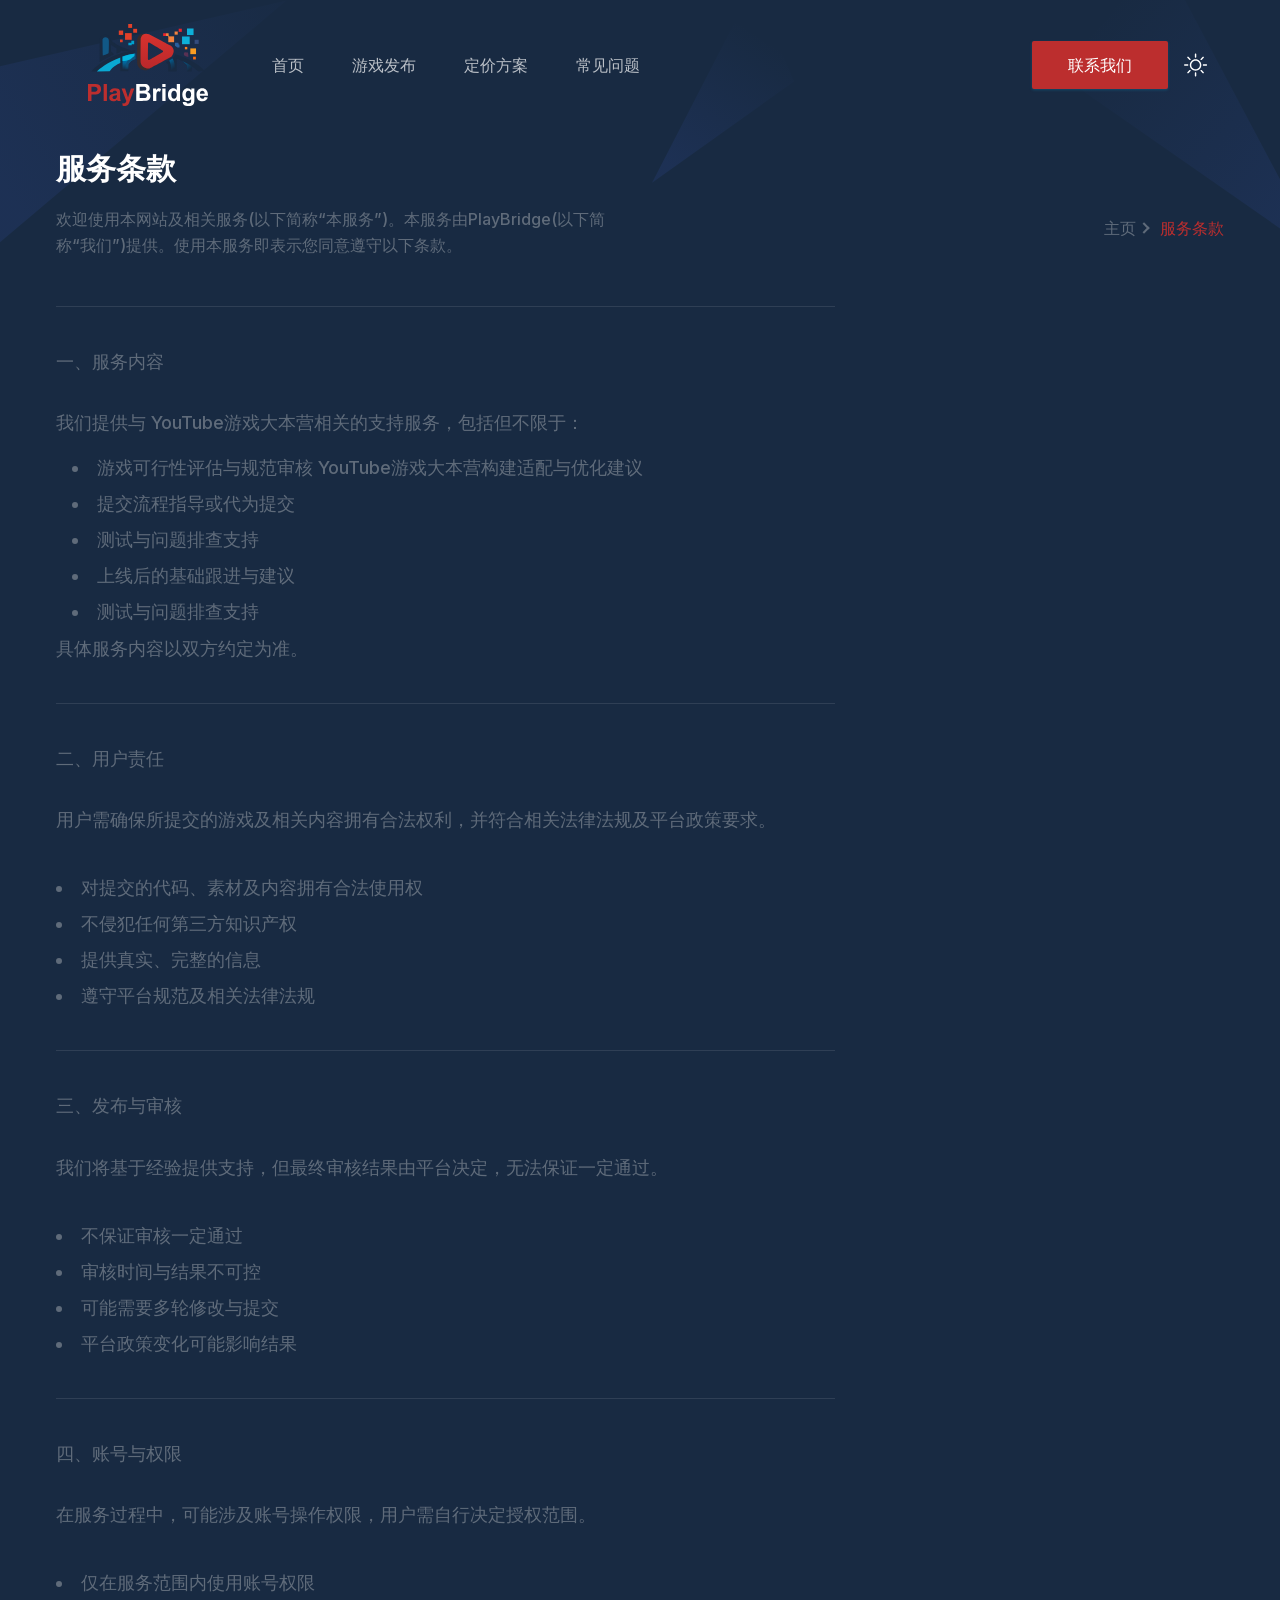
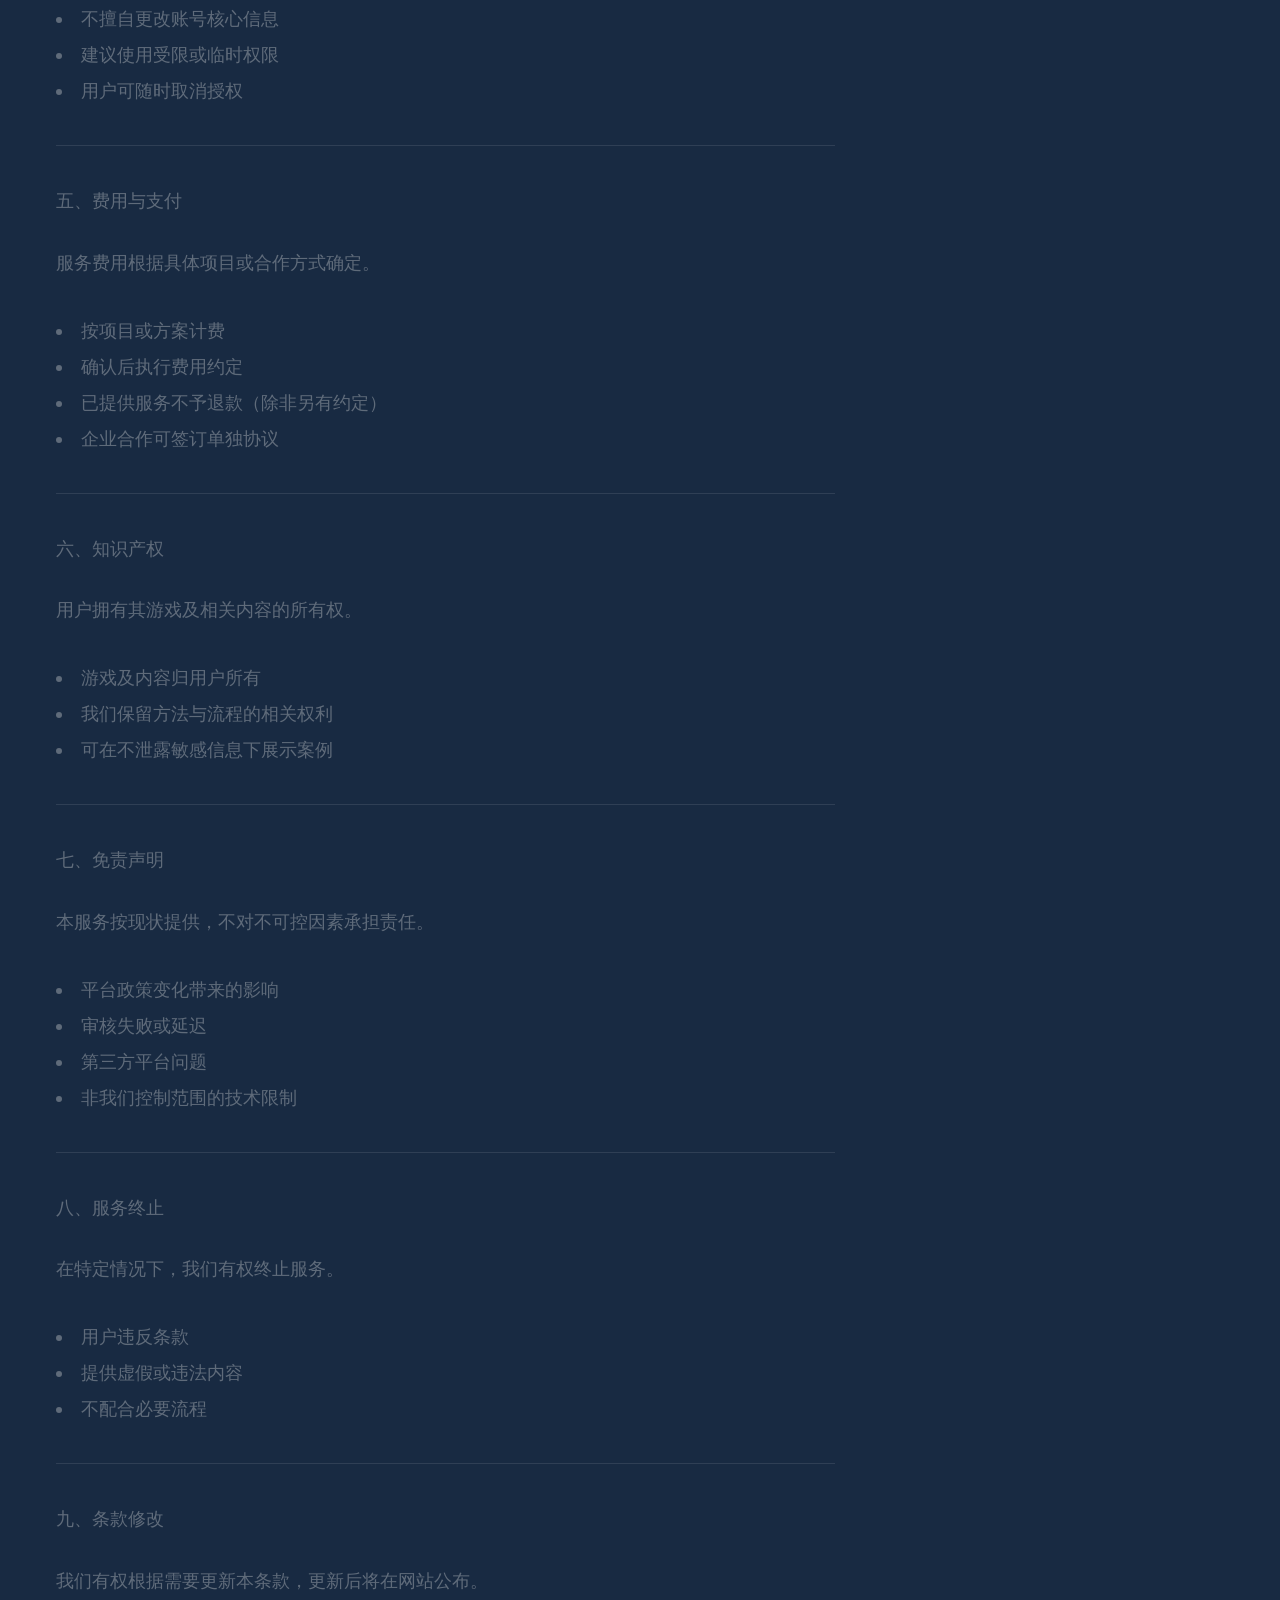
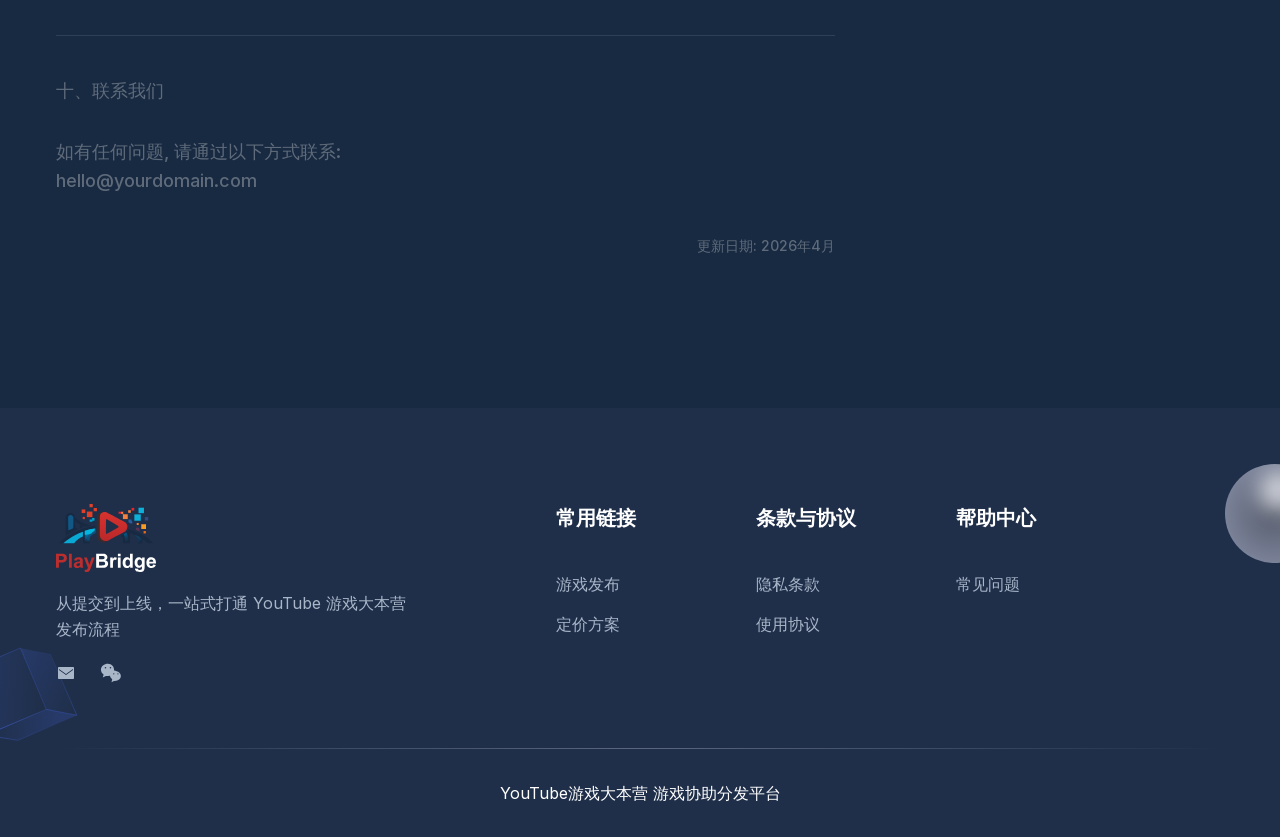
<file: term-of-service.html>
<!DOCTYPE html><!--89MCSDM_auQf8lvm_tGuB--><html lang="en"><head><meta charSet="utf-8"/><meta name="viewport" content="width=device-width, initial-scale=1"/><link rel="preload" href="/_next/static/media/83afe278b6a6bb3c-s.p.3a6ba036.woff2" as="font" crossorigin="" type="font/woff2"/><link rel="stylesheet" href="/_next/static/chunks/02b21e27d76b83f4.css" data-precedence="next"/><link rel="preload" as="script" fetchPriority="low" href="/_next/static/chunks/672f37f0f4789434.js"/><script src="/_next/static/chunks/8c4bb65ca9f95eb5.js" async=""></script><script src="/_next/static/chunks/8008d994f91f0fb6.js" async=""></script><script src="/_next/static/chunks/8296bf97416a5ebf.js" async=""></script><script src="/_next/static/chunks/turbopack-e8113b1ac129ff8a.js" async=""></script><script src="/_next/static/chunks/ff1a16fafef87110.js" async=""></script><script src="/_next/static/chunks/247eb132b7f7b574.js" async=""></script><script src="/_next/static/chunks/65d835358e08c573.js" async=""></script><link rel="preload" href="https://challenges.cloudflare.com/turnstile/v0/api.js" as="script"/><meta name="next-size-adjust" content=""/><title>服务条款 | YouTube 游戏大本营协助分发平台</title><meta name="description" content="This is Blog Details Page"/><script src="/_next/static/chunks/a6dad97d9634a72d.js" noModule=""></script></head><body class="bg-[#FCFCFC] dark:bg-black inter_5972bc34-module__OU16Qa__className"><div hidden=""><!--$--><!--/$--></div><script>!function(){try{var d=document.documentElement,c=d.classList;c.remove('light','dark');var e=localStorage.getItem('theme');if(e){c.add(e|| '')}else{c.add('dark');}if(e==='light'||e==='dark'||!e)d.style.colorScheme=e||'dark'}catch(t){}}();</script><div class="isolate"><header class="header top-0 left-0 z-40 flex w-full items-center absolute bg-transparent"><div class="container"><div class="relative -mx-4 pl-6 flex items-center justify-between"><div class="w-42 max-w-full pl-6 xl:mr-12"><a class="header-logo block w-full py-6 " href="/"><img alt="logo" loading="lazy" width="120" height="20" decoding="async" data-nimg="1" class="w-full dark:hidden" style="color:transparent" src="/images/logo/logo-2.svg"/><img alt="logo" loading="lazy" width="120" height="20" decoding="async" data-nimg="1" class="hidden w-full dark:block" style="color:transparent" src="/images/logo/logo.svg"/></a></div><div class="flex w-full items-center justify-between px-4"><div><button id="navbarToggler" aria-label="Mobile Menu" class="ring-primary absolute top-1/2 right-4 block translate-y-[-50%] rounded-lg px-3 py-[6px] focus:ring-2 lg:hidden"><span class="relative my-1.5 block h-0.5 w-[30px] bg-black transition-all duration-300 dark:bg-white  "></span><span class="relative my-1.5 block h-0.5 w-[30px] bg-black transition-all duration-300 dark:bg-white  "></span><span class="relative my-1.5 block h-0.5 w-[30px] bg-black transition-all duration-300 dark:bg-white  "></span></button><nav id="navbarCollapse" class="navbar border-body-color/50 dark:border-body-color/20 dark:bg-dark absolute right-0 z-30 w-[250px] rounded border-[.5px] bg-white px-6 py-4 duration-300 lg:visible lg:static lg:w-auto lg:border-none lg:!bg-transparent lg:p-0 lg:opacity-100 invisible top-[120%] opacity-0"><ul class="block lg:flex lg:space-x-12"><li class="group relative"><a class="flex py-2 text-base lg:mr-0 lg:inline-flex lg:px-0 lg:py-6 text-dark hover:text-primary dark:text-white/70 dark:hover:text-white" href="/">首页</a></li><li class="group relative"><a class="flex py-2 text-base lg:mr-0 lg:inline-flex lg:px-0 lg:py-6 text-dark hover:text-primary dark:text-white/70 dark:hover:text-white" href="/how-it-works">游戏发布</a></li><li class="group relative"><a class="flex py-2 text-base lg:mr-0 lg:inline-flex lg:px-0 lg:py-6 text-dark hover:text-primary dark:text-white/70 dark:hover:text-white" href="/pricing">定价方案</a></li><li class="group relative"><a class="flex py-2 text-base lg:mr-0 lg:inline-flex lg:px-0 lg:py-6 text-dark hover:text-primary dark:text-white/70 dark:hover:text-white" href="/faq">常见问题</a></li></ul></nav></div><div class="flex items-center justify-end pr-16 lg:pr-0"><a class="ease-in-up shadow-btn hover:shadow-btn-hover bg-primary hover:bg-primary/90 rounded-xs px-8 py-3 text-base font-medium text-white transition duration-300 md:block md:px-9 lg:px-6 xl:px-9" href="/contact-us">联系我们</a><div><button aria-label="theme toggler" class="flex items-center justify-center text-black rounded-full cursor-pointer bg-gray-2 dark:bg-dark-bg h-9 w-9 dark:text-white md:h-14 md:w-14"><svg viewBox="0 0 23 23" class="w-5 h-5 stroke-current dark:hidden md:h-6 md:w-6" fill="none"><path d="M9.55078 1.5C5.80078 1.5 1.30078 5.25 1.30078 11.25C1.30078 17.25 5.80078 21.75 11.8008 21.75C17.8008 21.75 21.5508 17.25 21.5508 13.5C13.3008 18.75 4.30078 9.75 9.55078 1.5Z" stroke-width="2" stroke-linecap="round" stroke-linejoin="round"></path></svg><svg viewBox="0 0 25 24" fill="none" xmlns="http://www.w3.org/2000/svg" class="hidden w-5 h-5 dark:block md:h-6 md:w-6"><mask id="path-1-inside-1_977:1934" fill="white"><path d="M12.0508 16.5C10.8573 16.5 9.71271 16.0259 8.8688 15.182C8.02489 14.3381 7.55078 13.1935 7.55078 12C7.55078 10.8065 8.02489 9.66193 8.8688 8.81802C9.71271 7.97411 10.8573 7.5 12.0508 7.5C13.2443 7.5 14.3888 7.97411 15.2328 8.81802C16.0767 9.66193 16.5508 10.8065 16.5508 12C16.5508 13.1935 16.0767 14.3381 15.2328 15.182C14.3888 16.0259 13.2443 16.5 12.0508 16.5ZM12.0508 18C13.6421 18 15.1682 17.3679 16.2934 16.2426C17.4186 15.1174 18.0508 13.5913 18.0508 12C18.0508 10.4087 17.4186 8.88258 16.2934 7.75736C15.1682 6.63214 13.6421 6 12.0508 6C10.4595 6 8.93336 6.63214 7.80814 7.75736C6.68292 8.88258 6.05078 10.4087 6.05078 12C6.05078 13.5913 6.68292 15.1174 7.80814 16.2426C8.93336 17.3679 10.4595 18 12.0508 18ZM12.0508 0C12.2497 0 12.4405 0.0790176 12.5811 0.21967C12.7218 0.360322 12.8008 0.551088 12.8008 0.75V3.75C12.8008 3.94891 12.7218 4.13968 12.5811 4.28033C12.4405 4.42098 12.2497 4.5 12.0508 4.5C11.8519 4.5 11.6611 4.42098 11.5205 4.28033C11.3798 4.13968 11.3008 3.94891 11.3008 3.75V0.75C11.3008 0.551088 11.3798 0.360322 11.5205 0.21967C11.6611 0.0790176 11.8519 0 12.0508 0V0ZM12.0508 19.5C12.2497 19.5 12.4405 19.579 12.5811 19.7197C12.7218 19.8603 12.8008 20.0511 12.8008 20.25V23.25C12.8008 23.4489 12.7218 23.6397 12.5811 23.7803C12.4405 23.921 12.2497 24 12.0508 24C11.8519 24 11.6611 23.921 11.5205 23.7803C11.3798 23.6397 11.3008 23.4489 11.3008 23.25V20.25C11.3008 20.0511 11.3798 19.8603 11.5205 19.7197C11.6611 19.579 11.8519 19.5 12.0508 19.5ZM24.0508 12C24.0508 12.1989 23.9718 12.3897 23.8311 12.5303C23.6905 12.671 23.4997 12.75 23.3008 12.75H20.3008C20.1019 12.75 19.9111 12.671 19.7705 12.5303C19.6298 12.3897 19.5508 12.1989 19.5508 12C19.5508 11.8011 19.6298 11.6103 19.7705 11.4697C19.9111 11.329 20.1019 11.25 20.3008 11.25H23.3008C23.4997 11.25 23.6905 11.329 23.8311 11.4697C23.9718 11.6103 24.0508 11.8011 24.0508 12ZM4.55078 12C4.55078 12.1989 4.47176 12.3897 4.33111 12.5303C4.19046 12.671 3.99969 12.75 3.80078 12.75H0.800781C0.601869 12.75 0.411103 12.671 0.270451 12.5303C0.129799 12.3897 0.0507813 12.1989 0.0507812 12C0.0507813 11.8011 0.129799 11.6103 0.270451 11.4697C0.411103 11.329 0.601869 11.25 0.800781 11.25H3.80078C3.99969 11.25 4.19046 11.329 4.33111 11.4697C4.47176 11.6103 4.55078 11.8011 4.55078 12ZM20.5363 3.5145C20.6769 3.65515 20.7559 3.84588 20.7559 4.04475C20.7559 4.24362 20.6769 4.43435 20.5363 4.575L18.4153 6.6975C18.3455 6.76713 18.2628 6.82235 18.1717 6.86C18.0806 6.89765 17.983 6.91699 17.8845 6.91692C17.6855 6.91678 17.4947 6.83758 17.354 6.69675C17.2844 6.62702 17.2292 6.54425 17.1915 6.45318C17.1539 6.36211 17.1345 6.26452 17.1346 6.16597C17.1348 5.96695 17.214 5.77613 17.3548 5.6355L19.4758 3.5145C19.6164 3.3739 19.8072 3.29491 20.006 3.29491C20.2049 3.29491 20.3956 3.3739 20.5363 3.5145ZM6.74678 17.304C6.88738 17.4446 6.96637 17.6354 6.96637 17.8342C6.96637 18.0331 6.88738 18.2239 6.74678 18.3645L4.62578 20.4855C4.48433 20.6221 4.29488 20.6977 4.09823 20.696C3.90158 20.6943 3.71347 20.6154 3.57442 20.4764C3.43536 20.3373 3.35648 20.1492 3.35478 19.9526C3.35307 19.7559 3.42866 19.5665 3.56528 19.425L5.68628 17.304C5.82693 17.1634 6.01766 17.0844 6.21653 17.0844C6.4154 17.0844 6.60614 17.1634 6.74678 17.304ZM20.5363 20.4855C20.3956 20.6261 20.2049 20.7051 20.006 20.7051C19.8072 20.7051 19.6164 20.6261 19.4758 20.4855L17.3548 18.3645C17.2182 18.223 17.1426 18.0336 17.1443 17.8369C17.146 17.6403 17.2249 17.4522 17.3639 17.3131C17.503 17.1741 17.6911 17.0952 17.8877 17.0935C18.0844 17.0918 18.2738 17.1674 18.4153 17.304L20.5363 19.425C20.6769 19.5656 20.7559 19.7564 20.7559 19.9552C20.7559 20.1541 20.6769 20.3449 20.5363 20.4855ZM6.74678 6.6975C6.60614 6.8381 6.4154 6.91709 6.21653 6.91709C6.01766 6.91709 5.82693 6.8381 5.68628 6.6975L3.56528 4.575C3.49365 4.50582 3.43651 4.42306 3.39721 4.33155C3.3579 4.24005 3.33721 4.14164 3.33634 4.04205C3.33548 3.94247 3.35445 3.84371 3.39216 3.75153C3.42988 3.65936 3.48557 3.57562 3.55598 3.5052C3.6264 3.43478 3.71014 3.37909 3.80232 3.34138C3.89449 3.30367 3.99325 3.2847 4.09283 3.28556C4.19242 3.28643 4.29083 3.30712 4.38233 3.34642C4.47384 3.38573 4.5566 3.44287 4.62578 3.5145L6.74678 5.6355C6.81663 5.70517 6.87204 5.78793 6.90985 5.87905C6.94766 5.97017 6.96712 6.06785 6.96712 6.1665C6.96712 6.26515 6.94766 6.36283 6.90985 6.45395C6.87204 6.54507 6.81663 6.62783 6.74678 6.6975Z"></path></mask><path d="M12.0508 16.5C10.8573 16.5 9.71271 16.0259 8.8688 15.182C8.02489 14.3381 7.55078 13.1935 7.55078 12C7.55078 10.8065 8.02489 9.66193 8.8688 8.81802C9.71271 7.97411 10.8573 7.5 12.0508 7.5C13.2443 7.5 14.3888 7.97411 15.2328 8.81802C16.0767 9.66193 16.5508 10.8065 16.5508 12C16.5508 13.1935 16.0767 14.3381 15.2328 15.182C14.3888 16.0259 13.2443 16.5 12.0508 16.5ZM12.0508 18C13.6421 18 15.1682 17.3679 16.2934 16.2426C17.4186 15.1174 18.0508 13.5913 18.0508 12C18.0508 10.4087 17.4186 8.88258 16.2934 7.75736C15.1682 6.63214 13.6421 6 12.0508 6C10.4595 6 8.93336 6.63214 7.80814 7.75736C6.68292 8.88258 6.05078 10.4087 6.05078 12C6.05078 13.5913 6.68292 15.1174 7.80814 16.2426C8.93336 17.3679 10.4595 18 12.0508 18ZM12.0508 0C12.2497 0 12.4405 0.0790176 12.5811 0.21967C12.7218 0.360322 12.8008 0.551088 12.8008 0.75V3.75C12.8008 3.94891 12.7218 4.13968 12.5811 4.28033C12.4405 4.42098 12.2497 4.5 12.0508 4.5C11.8519 4.5 11.6611 4.42098 11.5205 4.28033C11.3798 4.13968 11.3008 3.94891 11.3008 3.75V0.75C11.3008 0.551088 11.3798 0.360322 11.5205 0.21967C11.6611 0.0790176 11.8519 0 12.0508 0V0ZM12.0508 19.5C12.2497 19.5 12.4405 19.579 12.5811 19.7197C12.7218 19.8603 12.8008 20.0511 12.8008 20.25V23.25C12.8008 23.4489 12.7218 23.6397 12.5811 23.7803C12.4405 23.921 12.2497 24 12.0508 24C11.8519 24 11.6611 23.921 11.5205 23.7803C11.3798 23.6397 11.3008 23.4489 11.3008 23.25V20.25C11.3008 20.0511 11.3798 19.8603 11.5205 19.7197C11.6611 19.579 11.8519 19.5 12.0508 19.5ZM24.0508 12C24.0508 12.1989 23.9718 12.3897 23.8311 12.5303C23.6905 12.671 23.4997 12.75 23.3008 12.75H20.3008C20.1019 12.75 19.9111 12.671 19.7705 12.5303C19.6298 12.3897 19.5508 12.1989 19.5508 12C19.5508 11.8011 19.6298 11.6103 19.7705 11.4697C19.9111 11.329 20.1019 11.25 20.3008 11.25H23.3008C23.4997 11.25 23.6905 11.329 23.8311 11.4697C23.9718 11.6103 24.0508 11.8011 24.0508 12ZM4.55078 12C4.55078 12.1989 4.47176 12.3897 4.33111 12.5303C4.19046 12.671 3.99969 12.75 3.80078 12.75H0.800781C0.601869 12.75 0.411103 12.671 0.270451 12.5303C0.129799 12.3897 0.0507813 12.1989 0.0507812 12C0.0507813 11.8011 0.129799 11.6103 0.270451 11.4697C0.411103 11.329 0.601869 11.25 0.800781 11.25H3.80078C3.99969 11.25 4.19046 11.329 4.33111 11.4697C4.47176 11.6103 4.55078 11.8011 4.55078 12ZM20.5363 3.5145C20.6769 3.65515 20.7559 3.84588 20.7559 4.04475C20.7559 4.24362 20.6769 4.43435 20.5363 4.575L18.4153 6.6975C18.3455 6.76713 18.2628 6.82235 18.1717 6.86C18.0806 6.89765 17.983 6.91699 17.8845 6.91692C17.6855 6.91678 17.4947 6.83758 17.354 6.69675C17.2844 6.62702 17.2292 6.54425 17.1915 6.45318C17.1539 6.36211 17.1345 6.26452 17.1346 6.16597C17.1348 5.96695 17.214 5.77613 17.3548 5.6355L19.4758 3.5145C19.6164 3.3739 19.8072 3.29491 20.006 3.29491C20.2049 3.29491 20.3956 3.3739 20.5363 3.5145ZM6.74678 17.304C6.88738 17.4446 6.96637 17.6354 6.96637 17.8342C6.96637 18.0331 6.88738 18.2239 6.74678 18.3645L4.62578 20.4855C4.48433 20.6221 4.29488 20.6977 4.09823 20.696C3.90158 20.6943 3.71347 20.6154 3.57442 20.4764C3.43536 20.3373 3.35648 20.1492 3.35478 19.9526C3.35307 19.7559 3.42866 19.5665 3.56528 19.425L5.68628 17.304C5.82693 17.1634 6.01766 17.0844 6.21653 17.0844C6.4154 17.0844 6.60614 17.1634 6.74678 17.304ZM20.5363 20.4855C20.3956 20.6261 20.2049 20.7051 20.006 20.7051C19.8072 20.7051 19.6164 20.6261 19.4758 20.4855L17.3548 18.3645C17.2182 18.223 17.1426 18.0336 17.1443 17.8369C17.146 17.6403 17.2249 17.4522 17.3639 17.3131C17.503 17.1741 17.6911 17.0952 17.8877 17.0935C18.0844 17.0918 18.2738 17.1674 18.4153 17.304L20.5363 19.425C20.6769 19.5656 20.7559 19.7564 20.7559 19.9552C20.7559 20.1541 20.6769 20.3449 20.5363 20.4855ZM6.74678 6.6975C6.60614 6.8381 6.4154 6.91709 6.21653 6.91709C6.01766 6.91709 5.82693 6.8381 5.68628 6.6975L3.56528 4.575C3.49365 4.50582 3.43651 4.42306 3.39721 4.33155C3.3579 4.24005 3.33721 4.14164 3.33634 4.04205C3.33548 3.94247 3.35445 3.84371 3.39216 3.75153C3.42988 3.65936 3.48557 3.57562 3.55598 3.5052C3.6264 3.43478 3.71014 3.37909 3.80232 3.34138C3.89449 3.30367 3.99325 3.2847 4.09283 3.28556C4.19242 3.28643 4.29083 3.30712 4.38233 3.34642C4.47384 3.38573 4.5566 3.44287 4.62578 3.5145L6.74678 5.6355C6.81663 5.70517 6.87204 5.78793 6.90985 5.87905C6.94766 5.97017 6.96712 6.06785 6.96712 6.1665C6.96712 6.26515 6.94766 6.36283 6.90985 6.45395C6.87204 6.54507 6.81663 6.62783 6.74678 6.6975Z" fill="black" stroke="white" stroke-width="2" mask="url(#path-1-inside-1_977:1934)"></path></svg></button></div></div></div></div></div></header><section class="relative z-10 overflow-hidden pt-28 lg:pt-[150px]"><div class="container"><div class="-mx-4 flex flex-wrap items-center"><div class="w-full px-4 md:w-8/12 lg:w-7/12"><div class="mb-8 max-w-[570px] md:mb-0 lg:mb-12"><h1 class="mb-5 text-2xl font-bold text-black sm:text-3xl dark:text-white">服务条款</h1><p class="text-body-color text-base leading-relaxed font-medium">欢迎使用本网站及相关服务(以下简称“本服务”)。本服务由PlayBridge(以下简称“我们”)提供。使用本服务即表示您同意遵守以下条款。</p></div></div><div class="w-full px-4 md:w-4/12 lg:w-5/12"><div class="text-end"><ul class="flex items-center md:justify-end"><li class="flex items-center"><a class="text-body-color hover:text-primary pr-1 text-base font-medium" href="/">主页</a><span class="border-body-color mr-3 block h-2 w-2 rotate-45 border-t-2 border-r-2"></span></li><li class="text-primary text-base font-medium">服务条款</li></ul></div></div></div></div><div><span class="absolute top-0 left-0 z-[-1]"><svg width="287" height="254" viewBox="0 0 287 254" fill="none" xmlns="http://www.w3.org/2000/svg"><path opacity="0.1" d="M286.5 0.5L-14.5 254.5V69.5L286.5 0.5Z" fill="url(#paint0_linear_111:578)"></path><defs><linearGradient id="paint0_linear_111:578" x1="-40.5" y1="117" x2="301.926" y2="-97.1485" gradientUnits="userSpaceOnUse"><stop stop-color="#4A6CF7"></stop><stop offset="1" stop-color="#4A6CF7" stop-opacity="0"></stop></linearGradient></defs></svg></span><span class="absolute top-0 right-0 z-[-1]"><svg width="628" height="258" viewBox="0 0 628 258" fill="none" xmlns="http://www.w3.org/2000/svg"><path opacity="0.1" d="M669.125 257.002L345.875 31.9983L524.571 -15.8832L669.125 257.002Z" fill="url(#paint0_linear_0:1)"></path><path opacity="0.1" d="M0.0716344 182.78L101.988 -15.0769L142.154 81.4093L0.0716344 182.78Z" fill="url(#paint1_linear_0:1)"></path><defs><linearGradient id="paint0_linear_0:1" x1="644" y1="221" x2="429.946" y2="37.0429" gradientUnits="userSpaceOnUse"><stop stop-color="#4A6CF7"></stop><stop offset="1" stop-color="#4A6CF7" stop-opacity="0"></stop></linearGradient><linearGradient id="paint1_linear_0:1" x1="18.3648" y1="166.016" x2="105.377" y2="32.3398" gradientUnits="userSpaceOnUse"><stop stop-color="#4A6CF7"></stop><stop offset="1" stop-color="#4A6CF7" stop-opacity="0"></stop></linearGradient></defs></svg></span></div></section><section class="pb-[120px]"><div class="container"><div class="w-full lg:w-8/12"><div><div><p class="text-body-color mb-8 border-t pt-10 text-base leading-relaxed font-medium sm:text-lg sm:leading-relaxed lg:text-base lg:leading-relaxed xl:text-lg xl:leading-relaxed dark:border-white/10">一、服务内容</p><p class="text-body-color mb-4 text-base leading-relaxed font-medium sm:text-lg sm:leading-relaxed lg:text-base lg:leading-relaxed xl:text-lg xl:leading-relaxed">我们提供与 YouTube游戏大本营相关的支持服务，包括但不限于：</p><p class="container"><li class="text-body-color mb-2 text-base font-medium sm:text-lg lg:text-base xl:text-lg">游戏可行性评估与规范审核 YouTube游戏大本营构建适配与优化建议</li><li class="text-body-color mb-2 text-base font-medium sm:text-lg lg:text-base xl:text-lg">提交流程指导或代为提交</li><li class="text-body-color mb-2 text-base font-medium sm:text-lg lg:text-base xl:text-lg">测试与问题排查支持</li><li class="text-body-color mb-2 text-base font-medium sm:text-lg lg:text-base xl:text-lg">上线后的基础跟进与建议</li><li class="text-body-color mb-2 text-base font-medium sm:text-lg lg:text-base xl:text-lg">测试与问题排查支持</li></p><p class="text-body-color mb-10 text-base leading-relaxed font-medium sm:text-lg sm:leading-relaxed lg:text-base lg:leading-relaxed xl:text-lg xl:leading-relaxed">具体服务内容以双方约定为准。</p><p class="text-body-color mb-8 border-t pt-10 text-base leading-relaxed font-medium sm:text-lg sm:leading-relaxed lg:text-base lg:leading-relaxed xl:text-lg xl:leading-relaxed dark:border-white/10">二、用户责任</p><p class="text-body-color mb-10 text-base leading-relaxed font-medium sm:text-lg sm:leading-relaxed lg:text-base lg:leading-relaxed xl:text-lg xl:leading-relaxed">用户需确保所提交的游戏及相关内容拥有合法权利，并符合相关法律法规及平台政策要求。</p><ul class="text-body-color mb-10 list-inside list-disc"><li class="text-body-color mb-2 text-base font-medium sm:text-lg lg:text-base xl:text-lg">对提交的代码、素材及内容拥有合法使用权</li><li class="text-body-color mb-2 text-base font-medium sm:text-lg lg:text-base xl:text-lg">不侵犯任何第三方知识产权</li><li class="text-body-color mb-2 text-base font-medium sm:text-lg lg:text-base xl:text-lg">提供真实、完整的信息</li><li class="text-body-color mb-2 text-base font-medium sm:text-lg lg:text-base xl:text-lg">遵守平台规范及相关法律法规</li></ul><p class="text-body-color mb-8 border-t pt-10 text-base leading-relaxed font-medium sm:text-lg sm:leading-relaxed lg:text-base lg:leading-relaxed xl:text-lg xl:leading-relaxed dark:border-white/10">三、发布与审核</p><p class="text-body-color mb-10 text-base leading-relaxed font-medium sm:text-lg sm:leading-relaxed lg:text-base lg:leading-relaxed xl:text-lg xl:leading-relaxed">我们将基于经验提供支持，但最终审核结果由平台决定，无法保证一定通过。</p><ul class="text-body-color mb-10 list-inside list-disc"><li class="text-body-color mb-2 text-base font-medium sm:text-lg lg:text-base xl:text-lg">不保证审核一定通过</li><li class="text-body-color mb-2 text-base font-medium sm:text-lg lg:text-base xl:text-lg">审核时间与结果不可控</li><li class="text-body-color mb-2 text-base font-medium sm:text-lg lg:text-base xl:text-lg">可能需要多轮修改与提交</li><li class="text-body-color mb-2 text-base font-medium sm:text-lg lg:text-base xl:text-lg">平台政策变化可能影响结果</li></ul><p class="text-body-color mb-8 border-t pt-10 text-base leading-relaxed font-medium sm:text-lg sm:leading-relaxed lg:text-base lg:leading-relaxed xl:text-lg xl:leading-relaxed dark:border-white/10">四、账号与权限</p><p class="text-body-color mb-10 text-base leading-relaxed font-medium sm:text-lg sm:leading-relaxed lg:text-base lg:leading-relaxed xl:text-lg xl:leading-relaxed">在服务过程中，可能涉及账号操作权限，用户需自行决定授权范围。</p><ul class="text-body-color mb-10 list-inside list-disc"><li class="text-body-color mb-2 text-base font-medium sm:text-lg lg:text-base xl:text-lg">仅在服务范围内使用账号权限</li><li class="text-body-color mb-2 text-base font-medium sm:text-lg lg:text-base xl:text-lg">不擅自更改账号核心信息</li><li class="text-body-color mb-2 text-base font-medium sm:text-lg lg:text-base xl:text-lg">建议使用受限或临时权限</li><li class="text-body-color mb-2 text-base font-medium sm:text-lg lg:text-base xl:text-lg">用户可随时取消授权</li></ul><p class="text-body-color mb-8 border-t pt-10 text-base leading-relaxed font-medium sm:text-lg sm:leading-relaxed lg:text-base lg:leading-relaxed xl:text-lg xl:leading-relaxed dark:border-white/10">五、费用与支付</p><p class="text-body-color mb-10 text-base leading-relaxed font-medium sm:text-lg lg:text-base lg:leading-relaxed xl:text-lg xl:leading-relaxed">服务费用根据具体项目或合作方式确定。</p><ul class="text-body-color mb-10 list-inside list-disc"><li class="text-body-color mb-2 text-base font-medium sm:text-lg lg:text-base xl:text-lg">按项目或方案计费</li><li class="text-body-color mb-2 text-base font-medium sm:text-lg lg:text-base xl:text-lg">确认后执行费用约定</li><li class="text-body-color mb-2 text-base font-medium sm:text-lg lg:text-base xl:text-lg">已提供服务不予退款（除非另有约定）</li><li class="text-body-color mb-2 text-base font-medium sm:text-lg lg:text-base xl:text-lg">企业合作可签订单独协议</li></ul><p class="text-body-color mb-8 border-t pt-10 text-base leading-relaxed font-medium sm:text-lg lg:text-base xl:text-lg dark:border-white/10">六、知识产权</p><p class="text-body-color mb-10 text-base leading-relaxed font-medium sm:text-lg lg:text-base xl:text-lg">用户拥有其游戏及相关内容的所有权。</p><ul class="text-body-color mb-10 list-inside list-disc"><li class="text-body-color mb-2 text-base font-medium sm:text-lg lg:text-base xl:text-lg">游戏及内容归用户所有</li><li class="text-body-color mb-2 text-base font-medium sm:text-lg lg:text-base xl:text-lg">我们保留方法与流程的相关权利</li><li class="text-body-color mb-2 text-base font-medium sm:text-lg lg:text-base xl:text-lg">可在不泄露敏感信息下展示案例</li></ul><p class="text-body-color mb-8 border-t pt-10 text-base leading-relaxed font-medium sm:text-lg lg:text-base xl:text-lg dark:border-white/10">七、免责声明</p><p class="text-body-color mb-10 text-base leading-relaxed font-medium sm:text-lg lg:text-base xl:text-lg">本服务按现状提供，不对不可控因素承担责任。</p><ul class="text-body-color mb-10 list-inside list-disc"><li class="text-body-color mb-2 text-base font-medium sm:text-lg lg:text-base xl:text-lg">平台政策变化带来的影响</li><li class="text-body-color mb-2 text-base font-medium sm:text-lg lg:text-base xl:text-lg">审核失败或延迟</li><li class="text-body-color mb-2 text-base font-medium sm:text-lg lg:text-base xl:text-lg">第三方平台问题</li><li class="text-body-color mb-2 text-base font-medium sm:text-lg lg:text-base xl:text-lg">非我们控制范围的技术限制</li></ul><p class="text-body-color mb-8 border-t pt-10 text-base leading-relaxed font-medium sm:text-lg lg:text-base xl:text-lg dark:border-white/10">八、服务终止</p><p class="text-body-color mb-10 text-base leading-relaxed font-medium sm:text-lg lg:text-base xl:text-lg">在特定情况下，我们有权终止服务。</p><ul class="text-body-color mb-10 list-inside list-disc"><li class="text-body-color mb-2 text-base font-medium sm:text-lg lg:text-base xl:text-lg">用户违反条款</li><li class="text-body-color mb-2 text-base font-medium sm:text-lg lg:text-base xl:text-lg">提供虚假或违法内容</li><li class="text-body-color mb-2 text-base font-medium sm:text-lg lg:text-base xl:text-lg">不配合必要流程</li></ul><p class="text-body-color mb-8 border-t pt-10 text-base leading-relaxed font-medium sm:text-lg lg:text-base xl:text-lg dark:border-white/10">九、条款修改</p><p class="text-body-color mb-10 text-base leading-relaxed font-medium sm:text-lg lg:text-base xl:text-lg">我们有权根据需要更新本条款，更新后将在网站公布。</p><p class="text-body-color mb-8 border-t pt-10 text-base leading-relaxed font-medium sm:text-lg lg:text-base xl:text-lg dark:border-white/10">十、联系我们</p><p class="text-body-color mb-10 text-base leading-relaxed font-medium sm:text-lg lg:text-base xl:text-lg">如有任何问题, 请通过以下方式联系: <br/>hello@yourdomain.com</p><div class="items-center justify-between sm:flex"><div class="mb-5"></div><div class="mb-5"><h5 class="text-body-color mb-3 text-sm font-medium sm:text-right">更新日期: 2026年4月</h5></div></div></div></div></div></div></section><!--$--><!--/$--><footer class="dark:bg-gray-dark relative z-10 bg-white pt-16 md:pt-20 lg:pt-24"><div class="container"><div class="-mx-4 flex flex-wrap"><div class="w-full px-4 md:w-1/2 lg:w-4/12 xl:w-5/12"><div class="mb-12 max-w-[360px] lg:mb-16"><a class="mb-3 inline-block w-25" href="/"><img alt="logo" loading="lazy" width="140" height="30" decoding="async" data-nimg="1" class="w-full dark:hidden" style="color:transparent" src="/images/logo/logo-2.svg"/><img alt="logo" loading="lazy" width="140" height="30" decoding="async" data-nimg="1" class="hidden w-full dark:block" style="color:transparent" src="/images/logo/logo.svg"/></a><p class="text-body-color dark:text-body-color-dark mb-5 text-base leading-relaxed">从提交到上线，一站式打通 YouTube 游戏大本营发布流程</p><div class="flex items-center"><a href="mailto:contact@ytplaybridge.com" aria-label="email-link" class="text-body-color hover:text-primary dark:text-body-color-dark dark:hover:text-primary duration-300"><svg class="fill-current" viewBox="0 0 20 20" height="20" width="20"><path d="M17 4H3C2.4 4 2 4.4 2 5V15C2 15.6 2.4 16 3 16H17C17.6 16 18 15.6 18 15V5C18 4.4 17.6 4 17 4ZM17 7L10 12L3 7V6L10 11L17 6V7Z"></path></svg></a><button aria-label="wechat-contact" class="text-body-color hover:text-primary dark:text-body-color-dark dark:hover:text-primary ml-6 duration-300"><svg width="22" height="22" viewBox="0 0 24 24" fill="currentColor"><path d="M8.691 2C4.443 2 1 4.908 1 8.494c0 2.062 1.146 3.894 2.93 5.087L3 17l3.432-1.715c.406.057.826.087 1.259.087 4.248 0 7.691-2.908 7.691-6.494S12.939 2 8.691 2zm-2.72 5.22c-.473 0-.857-.384-.857-.857s.384-.857.857-.857.857.384.857.857-.384.857-.857.857zm5.44 0c-.473 0-.857-.384-.857-.857s.384-.857.857-.857.857.384.857.857-.384.857-.857.857zM17.308 9.143c-3.529 0-6.392 2.415-6.392 5.393 0 1.71.94 3.23 2.405 4.219L12.5 22l2.815-1.408c.337.047.685.072 1.042.072 3.529 0 6.393-2.415 6.393-5.393 0-2.978-2.864-5.393-6.442-5.393zm-2.261 4.455c-.394 0-.714-.32-.714-.714s.32-.714.714-.714.714.32.714.714-.32.714-.714.714zm4.522 0c-.394 0-.714-.32-.714-.714s.32-.714.714-.714.714.32.714.714-.32.714-.714.714z"></path></svg></button></div></div></div><div class="w-full px-4 sm:w-1/2 md:w-1/2 lg:w-2/12 xl:w-2/12"><div class="mb-12 lg:mb-16"><h2 class="mb-10 text-xl font-bold text-black dark:text-white">常用链接</h2><ul><li><a class="text-body-color hover:text-primary dark:text-body-color-dark dark:hover:text-primary mb-4 inline-block text-base duration-300" href="/how-it-works">游戏发布</a></li><li><a class="text-body-color hover:text-primary dark:text-body-color-dark dark:hover:text-primary mb-4 inline-block text-base duration-300" href="/">定价方案</a></li></ul></div></div><div class="w-full px-4 sm:w-1/2 md:w-1/2 lg:w-2/12 xl:w-2/12"><div class="mb-12 lg:mb-16"><h2 class="mb-10 text-xl font-bold text-black dark:text-white">条款与协议</h2><ul><li><a class="text-body-color hover:text-primary dark:text-body-color-dark dark:hover:text-primary mb-4 inline-block text-base duration-300" href="/privacy-policy">隐私条款</a></li><li><a class="text-body-color hover:text-primary dark:text-body-color-dark dark:hover:text-primary mb-4 inline-block text-base duration-300" href="/term-of-service">使用协议</a></li></ul></div></div><div class="w-full px-4 md:w-1/2 lg:w-4/12 xl:w-3/12"><div class="mb-12 lg:mb-16"><h2 class="mb-10 text-xl font-bold text-black dark:text-white">帮助中心</h2><ul><li><a class="text-body-color hover:text-primary dark:text-body-color-dark dark:hover:text-primary mb-4 inline-block text-base duration-300" href="/">常见问题</a></li></ul></div></div></div><div class="h-px w-full bg-linear-to-r from-transparent via-[#D2D8E183] to-transparent dark:via-[#959CB183]"></div><div class="py-8"><p class="text-body-color text-center text-base dark:text-white">YouTube游戏大本营 游戏协助分发平台</p></div></div><div class="absolute top-14 right-0 z-[-1]"><svg width="55" height="99" viewBox="0 0 55 99" fill="none" xmlns="http://www.w3.org/2000/svg"><circle opacity="0.8" cx="49.5" cy="49.5" r="49.5" fill="#959CB1"></circle><mask id="mask0_94:899" style="mask-type:alpha" maskUnits="userSpaceOnUse" x="0" y="0" width="99" height="99"><circle opacity="0.8" cx="49.5" cy="49.5" r="49.5" fill="#4A6CF7"></circle></mask><g mask="url(#mask0_94:899)"><circle opacity="0.8" cx="49.5" cy="49.5" r="49.5" fill="url(#paint0_radial_94:899)"></circle><g opacity="0.8" filter="url(#filter0_f_94:899)"><circle cx="53.8676" cy="26.2061" r="20.3824" fill="white"></circle></g></g><defs><filter id="filter0_f_94:899" x="12.4852" y="-15.1763" width="82.7646" height="82.7646" filterUnits="userSpaceOnUse" color-interpolation-filters="sRGB"><feFlood flood-opacity="0" result="BackgroundImageFix"></feFlood><feBlend mode="normal" in="SourceGraphic" in2="BackgroundImageFix" result="shape"></feBlend><feGaussianBlur stdDeviation="10.5" result="effect1_foregroundBlur_94:899"></feGaussianBlur></filter><radialGradient id="paint0_radial_94:899" cx="0" cy="0" r="1" gradientUnits="userSpaceOnUse" gradientTransform="translate(49.5 49.5) rotate(90) scale(53.1397)"><stop stop-opacity="0.47"></stop><stop offset="1" stop-opacity="0"></stop></radialGradient></defs></svg></div><div class="absolute bottom-24 left-0 z-[-1]"><svg width="79" height="94" viewBox="0 0 79 94" fill="none" xmlns="http://www.w3.org/2000/svg"><rect opacity="0.3" x="-41" y="26.9426" width="66.6675" height="66.6675" transform="rotate(-22.9007 -41 26.9426)" fill="url(#paint0_linear_94:889)"></rect><rect x="-41" y="26.9426" width="66.6675" height="66.6675" transform="rotate(-22.9007 -41 26.9426)" stroke="url(#paint1_linear_94:889)" stroke-width="0.7"></rect><path opacity="0.3" d="M50.5215 7.42229L20.325 1.14771L46.2077 62.3249L77.1885 68.2073L50.5215 7.42229Z" fill="url(#paint2_linear_94:889)"></path><path d="M50.5215 7.42229L20.325 1.14771L46.2077 62.3249L76.7963 68.2073L50.5215 7.42229Z" stroke="url(#paint3_linear_94:889)" stroke-width="0.7"></path><path opacity="0.3" d="M17.9721 93.3057L-14.9695 88.2076L46.2077 62.325L77.1885 68.2074L17.9721 93.3057Z" fill="url(#paint4_linear_94:889)"></path><path d="M17.972 93.3057L-14.1852 88.2076L46.2077 62.325L77.1884 68.2074L17.972 93.3057Z" stroke="url(#paint5_linear_94:889)" stroke-width="0.7"></path><defs><linearGradient id="paint0_linear_94:889" x1="-41" y1="21.8445" x2="36.9671" y2="59.8878" gradientUnits="userSpaceOnUse"><stop stop-color="#4A6CF7" stop-opacity="0.62"></stop><stop offset="1" stop-color="#4A6CF7" stop-opacity="0"></stop></linearGradient><linearGradient id="paint1_linear_94:889" x1="25.6675" y1="95.9631" x2="-42.9608" y2="20.668" gradientUnits="userSpaceOnUse"><stop stop-color="#4A6CF7" stop-opacity="0"></stop><stop offset="1" stop-color="#4A6CF7" stop-opacity="0.51"></stop></linearGradient><linearGradient id="paint2_linear_94:889" x1="20.325" y1="-3.98039" x2="90.6248" y2="25.1062" gradientUnits="userSpaceOnUse"><stop stop-color="#4A6CF7" stop-opacity="0.62"></stop><stop offset="1" stop-color="#4A6CF7" stop-opacity="0"></stop></linearGradient><linearGradient id="paint3_linear_94:889" x1="18.3642" y1="-1.59742" x2="113.9" y2="80.6826" gradientUnits="userSpaceOnUse"><stop stop-color="#4A6CF7" stop-opacity="0"></stop><stop offset="1" stop-color="#4A6CF7" stop-opacity="0.51"></stop></linearGradient><linearGradient id="paint4_linear_94:889" x1="61.1098" y1="62.3249" x2="-8.82468" y2="58.2156" gradientUnits="userSpaceOnUse"><stop stop-color="#4A6CF7" stop-opacity="0.62"></stop><stop offset="1" stop-color="#4A6CF7" stop-opacity="0"></stop></linearGradient><linearGradient id="paint5_linear_94:889" x1="65.4236" y1="65.0701" x2="24.0178" y2="41.6598" gradientUnits="userSpaceOnUse"><stop stop-color="#4A6CF7" stop-opacity="0"></stop><stop offset="1" stop-color="#4A6CF7" stop-opacity="0.51"></stop></linearGradient></defs></svg></div></footer></div><div class="fixed right-8 bottom-8 z-99"></div><script src="/_next/static/chunks/672f37f0f4789434.js" id="_R_" async=""></script><script>(self.__next_f=self.__next_f||[]).push([0])</script><script>self.__next_f.push([1,"1:\"$Sreact.fragment\"\n2:I[92825,[\"/_next/static/chunks/ff1a16fafef87110.js\",\"/_next/static/chunks/247eb132b7f7b574.js\"],\"ClientSegmentRoot\"]\n3:I[53642,[\"/_next/static/chunks/65d835358e08c573.js\"],\"default\"]\n4:I[39756,[\"/_next/static/chunks/ff1a16fafef87110.js\",\"/_next/static/chunks/247eb132b7f7b574.js\"],\"default\"]\n5:I[37457,[\"/_next/static/chunks/ff1a16fafef87110.js\",\"/_next/static/chunks/247eb132b7f7b574.js\"],\"default\"]\n6:I[22016,[\"/_next/static/chunks/65d835358e08c573.js\"],\"\"]\nd:I[68027,[\"/_next/static/chunks/ff1a16fafef87110.js\",\"/_next/static/chunks/247eb132b7f7b574.js\"],\"default\"]\n:HL[\"/_next/static/chunks/02b21e27d76b83f4.css\",\"style\"]\n:HL[\"/_next/static/media/83afe278b6a6bb3c-s.p.3a6ba036.woff2\",\"font\",{\"crossOrigin\":\"\",\"type\":\"font/woff2\"}]\n"])</script><script>self.__next_f.push([1,"0:{\"P\":null,\"b\":\"89MCSDM-auQf8lvm-tGuB\",\"c\":[\"\",\"term-of-service\"],\"q\":\"\",\"i\":false,\"f\":[[[\"\",{\"children\":[\"term-of-service\",{\"children\":[\"__PAGE__\",{}]}]},\"$undefined\",\"$undefined\",true],[[\"$\",\"$1\",\"c\",{\"children\":[[[\"$\",\"link\",\"0\",{\"rel\":\"stylesheet\",\"href\":\"/_next/static/chunks/02b21e27d76b83f4.css\",\"precedence\":\"next\",\"crossOrigin\":\"$undefined\",\"nonce\":\"$undefined\"}],[\"$\",\"script\",\"script-0\",{\"src\":\"/_next/static/chunks/65d835358e08c573.js\",\"async\":true,\"nonce\":\"$undefined\"}]],[\"$\",\"$L2\",null,{\"Component\":\"$3\",\"slots\":{\"children\":[\"$\",\"$L4\",null,{\"parallelRouterKey\":\"children\",\"error\":\"$undefined\",\"errorStyles\":\"$undefined\",\"errorScripts\":\"$undefined\",\"template\":[\"$\",\"$L5\",null,{}],\"templateStyles\":\"$undefined\",\"templateScripts\":\"$undefined\",\"notFound\":[[\"$\",\"section\",null,{\"className\":\"relative z-10 pt-36 pb-16 md:pb-20 lg:pt-[180px] lg:pb-28\",\"children\":[[\"$\",\"div\",null,{\"className\":\"container\",\"children\":[\"$\",\"div\",null,{\"className\":\"-mx-4 flex flex-wrap\",\"children\":[\"$\",\"div\",null,{\"className\":\"w-full px-4\",\"children\":[\"$\",\"div\",null,{\"className\":\"mx-auto max-w-[530px] text-center\",\"children\":[[\"$\",\"div\",null,{\"className\":\"mx-auto mb-9 text-center\",\"children\":[\"$\",\"svg\",null,{\"className\":\"mx-auto w-full text-center\",\"height\":\"210\",\"viewBox\":\"0 0 474 210\",\"fill\":\"none\",\"xmlns\":\"http://www.w3.org/2000/svg\",\"children\":[[\"$\",\"path\",null,{\"opacity\":\"0.5\",\"d\":\"M25 163.051H101.211V191H133.308V163.051H153V136.111H133.308V32H91.2871L25 136.577V163.051ZM101.831 136.111H58.8025V134.869L100.591 68.6445H101.831V136.111Z\",\"stroke\":\"url(#paint0_linear_116:1137)\",\"strokeWidth\":\"3\"}],[\"$\",\"path\",null,{\"opacity\":\"0.5\",\"d\":\"M307 133.051H383.211V161H415.308V133.051H435V106.111H415.308V2H373.287L307 106.577V133.051ZM383.831 106.111H340.803V104.869L382.591 38.6445H383.831V106.111Z\",\"stroke\":\"url(#paint1_linear_116:1137)\",\"strokeWidth\":\"3\"}],[\"$\",\"circle\",null,{\"opacity\":\"0.8\",\"cx\":\"227.5\",\"cy\":\"81.5\",\"r\":\"68.5\",\"fill\":\"#4A6CF7\"}],[\"$\",\"mask\",null,{\"id\":\"mask0_116:1137\",\"style\":{\"maskType\":\"alpha\"},\"maskUnits\":\"userSpaceOnUse\",\"x\":\"159\",\"y\":\"13\",\"width\":\"137\",\"height\":\"137\",\"children\":[\"$\",\"circle\",null,{\"opacity\":\"0.8\",\"cx\":\"227.5\",\"cy\":\"81.5\",\"r\":\"68.5\",\"fill\":\"#4A6CF7\"}]}],[\"$\",\"g\",null,{\"mask\":\"url(#mask0_116:1137)\",\"children\":[[\"$\",\"circle\",null,{\"opacity\":\"0.8\",\"cx\":\"227.5\",\"cy\":\"81.5\",\"r\":\"68.5\",\"fill\":\"url(#paint2_radial_116:1137)\"}],[\"$\",\"g\",null,{\"opacity\":\"0.8\",\"filter\":\"url(#filter0_f_116:1137)\",\"children\":[\"$\",\"circle\",null,{\"cx\":\"233.543\",\"cy\":\"49.2645\",\"r\":\"28.2059\",\"fill\":\"white\"}]}]]}],[\"$\",\"path\",null,{\"d\":\"M0 182H83.5V209H150.5V178H169.5V148.5C169.5 148.5 194 165 229.5 165C265 165 294 134.5 294 134.5V152H306.5H361V178H435V152H474\",\"stroke\":\"white\",\"strokeOpacity\":\"0.08\",\"strokeWidth\":\"2\"}],[\"$\",\"defs\",null,{\"children\":[[\"$\",\"filter\",null,{\"id\":\"filter0_f_116:1137\",\"x\":\"175.337\",\"y\":\"-8.94141\",\"width\":\"116.412\",\"height\":\"116.412\",\"filterUnits\":\"userSpaceOnUse\",\"colorInterpolationFilters\":\"sRGB\",\"children\":[[\"$\",\"feFlood\",null,{\"floodOpacity\":\"0\",\"result\":\"BackgroundImageFix\"}],[\"$\",\"feBlend\",null,{\"mode\":\"normal\",\"in\":\"SourceGraphic\",\"in2\":\"BackgroundImageFix\",\"result\":\"shape\"}],[\"$\",\"feGaussianBlur\",null,{\"stdDeviation\":\"15\",\"result\":\"effect1_foregroundBlur_116:1137\"}]]}],[\"$\",\"linearGradient\",null,{\"id\":\"paint0_linear_116:1137\",\"x1\":\"25\",\"y1\":\"183\",\"x2\":\"126.155\",\"y2\":\"27.0837\",\"gradientUnits\":\"userSpaceOnUse\",\"children\":[[\"$\",\"stop\",null,{\"stopColor\":\"#4A6CF7\",\"stopOpacity\":\"0\"}],[\"$\",\"stop\",null,{\"offset\":\"1\",\"stopColor\":\"#4A6CF7\"}]]}],[\"$\",\"linearGradient\",null,{\"id\":\"paint1_linear_116:1137\",\"x1\":\"307\",\"y1\":\"153\",\"x2\":\"408.155\",\"y2\":\"-2.91631\",\"gradientUnits\":\"userSpaceOnUse\",\"children\":[[\"$\",\"stop\",null,{\"stopColor\":\"#4A6CF7\",\"stopOpacity\":\"0\"}],[\"$\",\"stop\",null,{\"offset\":\"1\",\"stopColor\":\"#4A6CF7\"}]]}],[\"$\",\"radialGradient\",null,{\"id\":\"paint2_radial_116:1137\",\"cx\":\"0\",\"cy\":\"0\",\"r\":\"1\",\"gradientUnits\":\"userSpaceOnUse\",\"gradientTransform\":\"translate(227.5 81.5) rotate(90) scale(73.5368)\",\"children\":[[\"$\",\"stop\",null,{\"stopOpacity\":\"0.47\"}],[\"$\",\"stop\",null,{\"offset\":\"1\",\"stopOpacity\":\"0\"}]]}]]}]]}]}],[\"$\",\"h3\",null,{\"className\":\"mb-4 text-3xl font-bold text-black sm:text-4xl dark:text-white\",\"children\":\"Sorry, the page can’t be found\"}],[\"$\",\"p\",null,{\"className\":\"text-body-color mb-10 text-base leading-relaxed font-medium sm:text-lg sm:leading-relaxed\",\"children\":\"The page you were looking for appears to have been moved, deleted or does not exist.\"}],[\"$\",\"$L6\",null,{\"href\":\"/\",\"className\":\"bg-primary shadow-signUp hover:text-primary rounded-md px-8 py-3 text-base font-bold text-white duration-300 hover:bg-white md:px-9 lg:px-8 xl:px-9\",\"children\":\"Back to Homepage\"}]]}]}]}]}],\"$L7\",\"$L8\"]}],[]],\"forbidden\":\"$undefined\",\"unauthorized\":\"$undefined\"}]},\"serverProvidedParams\":{\"params\":{},\"promises\":[\"$@9\"]}}]]}],{\"children\":[\"$La\",{\"children\":[\"$Lb\",{},null,false,false]},null,false,false]},null,false,false],\"$Lc\",false]],\"m\":\"$undefined\",\"G\":[\"$d\",[]],\"S\":true}\n"])</script><script>self.__next_f.push([1,"2a:I[97367,[\"/_next/static/chunks/ff1a16fafef87110.js\",\"/_next/static/chunks/247eb132b7f7b574.js\"],\"ViewportBoundary\"]\n2c:I[97367,[\"/_next/static/chunks/ff1a16fafef87110.js\",\"/_next/static/chunks/247eb132b7f7b574.js\"],\"MetadataBoundary\"]\n2d:\"$Sreact.suspense\"\n"])</script><script>self.__next_f.push([1,"7:[\"$\",\"div\",null,{\"className\":\"absolute bottom-0 left-0 z-[-1] hidden sm:block\",\"children\":[\"$\",\"svg\",null,{\"width\":\"406\",\"height\":\"286\",\"viewBox\":\"0 0 406 286\",\"fill\":\"none\",\"xmlns\":\"http://www.w3.org/2000/svg\",\"children\":[[\"$\",\"g\",null,{\"opacity\":\"0.5\",\"children\":[[\"$\",\"rect\",null,{\"opacity\":\"0.5\",\"x\":\"56.25\",\"y\":\"110.344\",\"width\":\"116.719\",\"height\":\"116.438\",\"stroke\":\"url(#paint0_linear_116:1140)\"}],[\"$\",\"rect\",null,{\"opacity\":\"0.1\",\"x\":\"56.25\",\"y\":\"110.344\",\"width\":\"116.719\",\"height\":\"116.438\",\"fill\":\"url(#paint1_linear_116:1140)\"}],[\"$\",\"path\",null,{\"opacity\":\"0.5\",\"d\":\"M172.688 110.344L229.219 51V167.601L172.688 226.781V110.344Z\",\"stroke\":\"url(#paint2_linear_116:1140)\"}],[\"$\",\"path\",null,{\"opacity\":\"0.1\",\"d\":\"M172.688 110.344L229.219 51V167.601L172.688 226.781V110.344Z\",\"fill\":\"url(#paint3_linear_116:1140)\"}],[\"$\",\"path\",null,{\"opacity\":\"0.5\",\"d\":\"M0 169.619L56.25 110.344V226.85L0 286.125V169.619Z\",\"stroke\":\"url(#paint4_linear_116:1140)\"}],[\"$\",\"path\",null,{\"opacity\":\"0.1\",\"d\":\"M0 169.619L56.25 110.344V226.85L0 286.125V169.619Z\",\"fill\":\"url(#paint5_linear_116:1140)\"}],[\"$\",\"rect\",null,{\"opacity\":\"0.5\",\"x\":\"228.938\",\"y\":\"51.2812\",\"width\":\"119.25\",\"height\":\"116.438\",\"stroke\":\"url(#paint6_linear_116:1140)\"}],[\"$\",\"rect\",null,{\"opacity\":\"0.1\",\"x\":\"228.938\",\"y\":\"51.2812\",\"width\":\"119.25\",\"height\":\"116.438\",\"fill\":\"url(#paint7_linear_116:1140)\"}],[\"$\",\"path\",null,{\"opacity\":\"0.5\",\"d\":\"M347.906 51.2812L405 2V110.113L347.906 167.719V51.2812Z\",\"stroke\":\"url(#paint8_linear_116:1140)\"}],[\"$\",\"path\",null,{\"opacity\":\"0.1\",\"d\":\"M347.906 51.2812L405 2V110.113L347.906 167.719V51.2812Z\",\"fill\":\"url(#paint9_linear_116:1140)\"}]]}],[\"$\",\"defs\",null,{\"children\":[[\"$\",\"linearGradient\",null,{\"id\":\"paint0_linear_116:1140\",\"x1\":\"49.0781\",\"y1\":\"112.313\",\"x2\":\"148.922\",\"y2\":\"131.859\",\"gradientUnits\":\"userSpaceOnUse\",\"children\":[[\"$\",\"stop\",null,{\"stopColor\":\"#4A6CF7\",\"stopOpacity\":\"0\"}],[\"$\",\"stop\",null,{\"offset\":\"1\",\"stopColor\":\"#4A6CF7\"}]]}],[\"$\",\"linearGradient\",null,{\"id\":\"paint1_linear_116:1140\",\"x1\":\"179.141\",\"y1\":\"209.062\",\"x2\":\"32.6026\",\"y2\":\"145.47\",\"gradientUnits\":\"userSpaceOnUse\",\"children\":[[\"$\",\"stop\",null,{\"stopColor\":\"#4A6CF7\"}],[\"$\",\"stop\",null,{\"offset\":\"1\",\"stopColor\":\"#4A6CF7\",\"stopOpacity\":\"0\"}]]}],[\"$\",\"linearGradient\",null,{\"id\":\"paint2_linear_116:1140\",\"x1\":\"170.016\",\"y1\":\"125.25\",\"x2\":\"217.542\",\"y2\":\"125.507\",\"gradientUnits\":\"userSpaceOnUse\",\"children\":[[\"$\",\"stop\",null,{\"stopColor\":\"#4A6CF7\",\"stopOpacity\":\"0\"}],[\"$\",\"stop\",null,{\"offset\":\"1\",\"stopColor\":\"#4A6CF7\"}]]}],[\"$\",\"linearGradient\",null,{\"id\":\"paint3_linear_116:1140\",\"x1\":\"233.578\",\"y1\":\"113.156\",\"x2\":\"146.509\",\"y2\":\"143.95\",\"gradientUnits\":\"userSpaceOnUse\",\"children\":[[\"$\",\"stop\",null,{\"stopColor\":\"#4A6CF7\"}],[\"$\",\"stop\",null,{\"offset\":\"1\",\"stopColor\":\"#4A6CF7\",\"stopOpacity\":\"0\"}]]}],[\"$\",\"linearGradient\",null,{\"id\":\"paint4_linear_116:1140\",\"x1\":\"-3.45633\",\"y1\":\"113.316\",\"x2\":\"46.311\",\"y2\":\"116.426\",\"gradientUnits\":\"userSpaceOnUse\",\"children\":[[\"$\",\"stop\",null,{\"stopColor\":\"#4A6CF7\",\"stopOpacity\":\"0\"}],[\"$\",\"stop\",null,{\"offset\":\"1\",\"stopColor\":\"#4A6CF7\"}]]}],[\"$\",\"linearGradient\",null,{\"id\":\"paint5_linear_116:1140\",\"x1\":\"69.8907\",\"y1\":\"189.234\",\"x2\":\"84.0124\",\"y2\":\"249.947\",\"gradientUnits\":\"userSpaceOnUse\",\"children\":[[\"$\",\"stop\",null,{\"stopColor\":\"#4A6CF7\"}],[\"$\",\"stop\",null,{\"offset\":\"1\",\"stopColor\":\"#4A6CF7\",\"stopOpacity\":\"0\"}]]}],[\"$\",\"linearGradient\",null,{\"id\":\"paint6_linear_116:1140\",\"x1\":\"218.953\",\"y1\":\"157.453\",\"x2\":\"330.261\",\"y2\":\"148.369\",\"gradientUnits\":\"userSpaceOnUse\",\"children\":[[\"$\",\"stop\",null,{\"stopColor\":\"#4A6CF7\",\"stopOpacity\":\"0\"}],[\"$\",\"stop\",null,{\"offset\":\"1\",\"stopColor\":\"#4A6CF7\"}]]}],[\"$\",\"linearGradient\",null,{\"id\":\"paint7_linear_116:1140\",\"x1\":\"348.187\",\"y1\":\"46.6406\",\"x2\":\"280.112\",\"y2\":\"168.552\",\"gradientUnits\":\"userSpaceOnUse\",\"children\":[[\"$\",\"stop\",null,{\"stopColor\":\"#4A6CF7\"}],[\"$\",\"stop\",null,{\"offset\":\"1\",\"stopColor\":\"#4A6CF7\",\"stopOpacity\":\"0\"}]]}],[\"$\",\"linearGradient\",null,{\"id\":\"paint8_linear_116:1140\",\"x1\":\"329\",\"y1\":\"190\",\"x2\":\"369.525\",\"y2\":\"-29.8829\",\"gradientUnits\":\"userSpaceOnUse\",\"children\":[[\"$\",\"stop\",null,{\"stopColor\":\"#4A6CF7\",\"stopOpacity\":\"0\"}],[\"$\",\"stop\",null,{\"offset\":\"1\",\"stopColor\":\"#4A6CF7\"}]]}],[\"$\",\"linearGradient\",null,{\"id\":\"paint9_linear_116:1140\",\"x1\":\"409\",\"y1\":\"10\",\"x2\":\"331.729\",\"y2\":\"34.2741\",\"gradientUnits\":\"userSpaceOnUse\",\"children\":[[\"$\",\"stop\",null,{\"stopColor\":\"#4A6CF7\"}],[\"$\",\"stop\",null,{\"offset\":\"1\",\"stopColor\":\"#4A6CF7\",\"stopOpacity\":\"0\"}]]}]]}]]}]}]\n"])</script><script>self.__next_f.push([1,"8:[\"$\",\"div\",null,{\"className\":\"absolute top-0 right-0 z-[-1] hidden sm:block\",\"children\":[\"$\",\"svg\",null,{\"width\":\"406\",\"height\":\"286\",\"viewBox\":\"0 0 406 286\",\"fill\":\"none\",\"xmlns\":\"http://www.w3.org/2000/svg\",\"children\":[[\"$\",\"g\",null,{\"opacity\":\"0.5\",\"children\":[[\"$\",\"rect\",null,{\"opacity\":\"0.5\",\"x\":\"57.25\",\"y\":\"108.344\",\"width\":\"116.719\",\"height\":\"116.438\",\"stroke\":\"url(#paint0_linear_116:1151)\"}],[\"$\",\"rect\",null,{\"opacity\":\"0.1\",\"x\":\"57.25\",\"y\":\"108.344\",\"width\":\"116.719\",\"height\":\"116.438\",\"fill\":\"url(#paint1_linear_116:1151)\"}],[\"$\",\"path\",null,{\"opacity\":\"0.5\",\"d\":\"M173.688 108.344L230.219 49V165.601L173.688 224.781V108.344Z\",\"stroke\":\"url(#paint2_linear_116:1151)\"}],[\"$\",\"path\",null,{\"opacity\":\"0.1\",\"d\":\"M173.688 108.344L230.219 49V165.601L173.688 224.781V108.344Z\",\"fill\":\"url(#paint3_linear_116:1151)\"}],[\"$\",\"path\",null,{\"opacity\":\"0.5\",\"d\":\"M1 167.619L57.25 108.344V224.85L1 284.125V167.619Z\",\"stroke\":\"url(#paint4_linear_116:1151)\"}],[\"$\",\"path\",null,{\"opacity\":\"0.1\",\"d\":\"M1 167.619L57.25 108.344V224.85L1 284.125V167.619Z\",\"fill\":\"url(#paint5_linear_116:1151)\"}],[\"$\",\"rect\",null,{\"opacity\":\"0.5\",\"x\":\"229.938\",\"y\":\"49.2812\",\"width\":\"119.25\",\"height\":\"116.438\",\"stroke\":\"url(#paint6_linear_116:1151)\"}],[\"$\",\"rect\",null,{\"opacity\":\"0.1\",\"x\":\"229.938\",\"y\":\"49.2812\",\"width\":\"119.25\",\"height\":\"116.438\",\"fill\":\"url(#paint7_linear_116:1151)\"}],[\"$\",\"path\",null,{\"opacity\":\"0.5\",\"d\":\"M348.906 49.2812L406 0V108.113L348.906 165.719V49.2812Z\",\"stroke\":\"url(#paint8_linear_116:1151)\"}],[\"$\",\"path\",null,{\"opacity\":\"0.1\",\"d\":\"M348.906 49.2812L406 0V108.113L348.906 165.719V49.2812Z\",\"fill\":\"url(#paint9_linear_116:1151)\"}]]}],[\"$\",\"defs\",null,{\"children\":[[\"$\",\"linearGradient\",null,{\"id\":\"paint0_linear_116:1151\",\"x1\":\"50.0781\",\"y1\":\"110.313\",\"x2\":\"149.922\",\"y2\":\"129.859\",\"gradientUnits\":\"userSpaceOnUse\",\"children\":[[\"$\",\"stop\",null,{\"stopColor\":\"#4A6CF7\",\"stopOpacity\":\"0\"}],[\"$\",\"stop\",null,{\"offset\":\"1\",\"stopColor\":\"#4A6CF7\"}]]}],[\"$\",\"linearGradient\",null,{\"id\":\"paint1_linear_116:1151\",\"x1\":\"180.141\",\"y1\":\"207.062\",\"x2\":\"33.6026\",\"y2\":\"143.47\",\"gradientUnits\":\"userSpaceOnUse\",\"children\":[[\"$\",\"stop\",null,{\"stopColor\":\"#4A6CF7\"}],[\"$\",\"stop\",null,{\"offset\":\"1\",\"stopColor\":\"#4A6CF7\",\"stopOpacity\":\"0\"}]]}],[\"$\",\"linearGradient\",null,{\"id\":\"paint2_linear_116:1151\",\"x1\":\"171.016\",\"y1\":\"123.25\",\"x2\":\"218.542\",\"y2\":\"123.507\",\"gradientUnits\":\"userSpaceOnUse\",\"children\":[[\"$\",\"stop\",null,{\"stopColor\":\"#4A6CF7\",\"stopOpacity\":\"0\"}],[\"$\",\"stop\",null,{\"offset\":\"1\",\"stopColor\":\"#4A6CF7\"}]]}],[\"$\",\"linearGradient\",null,{\"id\":\"paint3_linear_116:1151\",\"x1\":\"234.578\",\"y1\":\"111.156\",\"x2\":\"147.509\",\"y2\":\"141.95\",\"gradientUnits\":\"userSpaceOnUse\",\"children\":[[\"$\",\"stop\",null,{\"stopColor\":\"#4A6CF7\"}],[\"$\",\"stop\",null,{\"offset\":\"1\",\"stopColor\":\"#4A6CF7\",\"stopOpacity\":\"0\"}]]}],[\"$\",\"linearGradient\",null,{\"id\":\"paint4_linear_116:1151\",\"x1\":\"85.5\",\"y1\":\"71.5\",\"x2\":\"100.174\",\"y2\":\"270.716\",\"gradientUnits\":\"userSpaceOnUse\",\"children\":[[\"$\",\"stop\",null,{\"stopColor\":\"#4A6CF7\",\"stopOpacity\":\"0\"}],[\"$\",\"stop\",null,{\"offset\":\"1\",\"stopColor\":\"#4A6CF7\"}]]}],[\"$\",\"linearGradient\",null,{\"id\":\"paint5_linear_116:1151\",\"x1\":\"70.8907\",\"y1\":\"187.234\",\"x2\":\"85.0124\",\"y2\":\"247.947\",\"gradientUnits\":\"userSpaceOnUse\",\"children\":[[\"$\",\"stop\",null,{\"stopColor\":\"#4A6CF7\"}],[\"$\",\"stop\",null,{\"offset\":\"1\",\"stopColor\":\"#4A6CF7\",\"stopOpacity\":\"0\"}]]}],[\"$\",\"linearGradient\",null,{\"id\":\"paint6_linear_116:1151\",\"x1\":\"219.953\",\"y1\":\"155.453\",\"x2\":\"331.261\",\"y2\":\"146.369\",\"gradientUnits\":\"userSpaceOnUse\",\"children\":[[\"$\",\"stop\",null,{\"stopColor\":\"#4A6CF7\",\"stopOpacity\":\"0\"}],[\"$\",\"stop\",null,{\"offset\":\"1\",\"stopColor\":\"#4A6CF7\"}]]}],[\"$\",\"linearGradient\",null,{\"id\":\"paint7_linear_116:1151\",\"x1\":\"349.187\",\"y1\":\"44.6406\",\"x2\":\"281.112\",\"y2\":\"166.552\",\"gradientUnits\":\"userSpaceOnUse\",\"children\":[[\"$\",\"stop\",null,{\"stopColor\":\"#4A6CF7\"}],[\"$\",\"stop\",null,{\"offset\":\"1\",\"stopColor\":\"#4A6CF7\",\"stopOpacity\":\"0\"}]]}],[\"$\",\"linearGradient\",null,{\"id\":\"paint8_linear_116:1151\",\"x1\":\"394.75\",\"y1\":\"64.3284\",\"x2\":\"409.531\",\"y2\":\"110.901\",\"gradientUnits\":\"userSpaceOnUse\",\"children\":[[\"$\",\"stop\",null,{\"stopColor\":\"#4A6CF7\",\"stopOpacity\":\"0\"}],[\"$\",\"stop\",null,{\"offset\":\"1\",\"stopColor\":\"#4A6CF7\"}]]}],[\"$\",\"linearGradient\",null,{\"id\":\"paint9_linear_116:1151\",\"x1\":\"410\",\"y1\":\"8.00001\",\"x2\":\"332.729\",\"y2\":\"32.2741\",\"gradientUnits\":\"userSpaceOnUse\",\"children\":[[\"$\",\"stop\",null,{\"stopColor\":\"#4A6CF7\"}],[\"$\",\"stop\",null,{\"offset\":\"1\",\"stopColor\":\"#4A6CF7\",\"stopOpacity\":\"0\"}]]}]]}]]}]}]\n"])</script><script>self.__next_f.push([1,"a:[\"$\",\"$1\",\"c\",{\"children\":[null,[\"$\",\"$L4\",null,{\"parallelRouterKey\":\"children\",\"error\":\"$undefined\",\"errorStyles\":\"$undefined\",\"errorScripts\":\"$undefined\",\"template\":[\"$\",\"$L5\",null,{}],\"templateStyles\":\"$undefined\",\"templateScripts\":\"$undefined\",\"notFound\":\"$undefined\",\"forbidden\":\"$undefined\",\"unauthorized\":\"$undefined\"}]]}]\n"])</script><script>self.__next_f.push([1,"b:[\"$\",\"$1\",\"c\",{\"children\":[[[\"$\",\"section\",null,{\"className\":\"relative z-10 overflow-hidden pt-28 lg:pt-[150px]\",\"children\":[[\"$\",\"div\",null,{\"className\":\"container\",\"children\":[\"$\",\"div\",null,{\"className\":\"-mx-4 flex flex-wrap items-center\",\"children\":[[\"$\",\"div\",null,{\"className\":\"w-full px-4 md:w-8/12 lg:w-7/12\",\"children\":[\"$\",\"div\",null,{\"className\":\"mb-8 max-w-[570px] md:mb-0 lg:mb-12\",\"children\":[[\"$\",\"h1\",null,{\"className\":\"mb-5 text-2xl font-bold text-black sm:text-3xl dark:text-white\",\"children\":\"服务条款\"}],[\"$\",\"p\",null,{\"className\":\"text-body-color text-base leading-relaxed font-medium\",\"children\":\"欢迎使用本网站及相关服务(以下简称“本服务”)。本服务由PlayBridge(以下简称“我们”)提供。使用本服务即表示您同意遵守以下条款。\"}]]}]}],[\"$\",\"div\",null,{\"className\":\"w-full px-4 md:w-4/12 lg:w-5/12\",\"children\":[\"$\",\"div\",null,{\"className\":\"text-end\",\"children\":[\"$\",\"ul\",null,{\"className\":\"flex items-center md:justify-end\",\"children\":[[\"$\",\"li\",null,{\"className\":\"flex items-center\",\"children\":[[\"$\",\"$L6\",null,{\"href\":\"/\",\"className\":\"text-body-color hover:text-primary pr-1 text-base font-medium\",\"children\":\"主页\"}],[\"$\",\"span\",null,{\"className\":\"border-body-color mr-3 block h-2 w-2 rotate-45 border-t-2 border-r-2\"}]]}],[\"$\",\"li\",null,{\"className\":\"text-primary text-base font-medium\",\"children\":\"服务条款\"}]]}]}]}]]}]}],[\"$\",\"div\",null,{\"children\":[[\"$\",\"span\",null,{\"className\":\"absolute top-0 left-0 z-[-1]\",\"children\":[\"$\",\"svg\",null,{\"width\":\"287\",\"height\":\"254\",\"viewBox\":\"0 0 287 254\",\"fill\":\"none\",\"xmlns\":\"http://www.w3.org/2000/svg\",\"children\":[[\"$\",\"path\",null,{\"opacity\":\"0.1\",\"d\":\"M286.5 0.5L-14.5 254.5V69.5L286.5 0.5Z\",\"fill\":\"url(#paint0_linear_111:578)\"}],[\"$\",\"defs\",null,{\"children\":[\"$\",\"linearGradient\",null,{\"id\":\"paint0_linear_111:578\",\"x1\":\"-40.5\",\"y1\":\"117\",\"x2\":\"301.926\",\"y2\":\"-97.1485\",\"gradientUnits\":\"userSpaceOnUse\",\"children\":[[\"$\",\"stop\",null,{\"stopColor\":\"#4A6CF7\"}],[\"$\",\"stop\",null,{\"offset\":\"1\",\"stopColor\":\"#4A6CF7\",\"stopOpacity\":\"0\"}]]}]}]]}]}],[\"$\",\"span\",null,{\"className\":\"absolute top-0 right-0 z-[-1]\",\"children\":[\"$\",\"svg\",null,{\"width\":\"628\",\"height\":\"258\",\"viewBox\":\"0 0 628 258\",\"fill\":\"none\",\"xmlns\":\"http://www.w3.org/2000/svg\",\"children\":[[\"$\",\"path\",null,{\"opacity\":\"0.1\",\"d\":\"M669.125 257.002L345.875 31.9983L524.571 -15.8832L669.125 257.002Z\",\"fill\":\"url(#paint0_linear_0:1)\"}],[\"$\",\"path\",null,{\"opacity\":\"0.1\",\"d\":\"M0.0716344 182.78L101.988 -15.0769L142.154 81.4093L0.0716344 182.78Z\",\"fill\":\"url(#paint1_linear_0:1)\"}],[\"$\",\"defs\",null,{\"children\":[[\"$\",\"linearGradient\",null,{\"id\":\"paint0_linear_0:1\",\"x1\":\"644\",\"y1\":\"221\",\"x2\":\"429.946\",\"y2\":\"37.0429\",\"gradientUnits\":\"userSpaceOnUse\",\"children\":[[\"$\",\"stop\",null,{\"stopColor\":\"#4A6CF7\"}],[\"$\",\"stop\",null,{\"offset\":\"1\",\"stopColor\":\"#4A6CF7\",\"stopOpacity\":\"0\"}]]}],[\"$\",\"linearGradient\",null,{\"id\":\"paint1_linear_0:1\",\"x1\":\"18.3648\",\"y1\":\"166.016\",\"x2\":\"105.377\",\"y2\":\"32.3398\",\"gradientUnits\":\"userSpaceOnUse\",\"children\":[[\"$\",\"stop\",null,{\"stopColor\":\"#4A6CF7\"}],[\"$\",\"stop\",null,{\"offset\":\"1\",\"stopColor\":\"#4A6CF7\",\"stopOpacity\":\"0\"}]]}]]}]]}]}]]}]]}],[\"$\",\"section\",null,{\"className\":\"pb-[120px]\",\"children\":[\"$\",\"div\",null,{\"className\":\"container\",\"children\":[\"$\",\"div\",null,{\"className\":\"w-full lg:w-8/12\",\"children\":[\"$\",\"div\",null,{\"children\":[\"$\",\"div\",null,{\"children\":[[\"$\",\"p\",null,{\"className\":\"text-body-color mb-8 border-t pt-10 text-base leading-relaxed font-medium sm:text-lg sm:leading-relaxed lg:text-base lg:leading-relaxed xl:text-lg xl:leading-relaxed dark:border-white/10\",\"children\":\"一、服务内容\"}],[\"$\",\"p\",null,{\"className\":\"text-body-color mb-4 text-base leading-relaxed font-medium sm:text-lg sm:leading-relaxed lg:text-base lg:leading-relaxed xl:text-lg xl:leading-relaxed\",\"children\":\"我们提供与 YouTube游戏大本营相关的支持服务，包括但不限于：\"}],[\"$\",\"p\",null,{\"className\":\"container\",\"children\":[[\"$\",\"li\",null,{\"className\":\"text-body-color mb-2 text-base font-medium sm:text-lg lg:text-base xl:text-lg\",\"children\":\"游戏可行性评估与规范审核 YouTube游戏大本营构建适配与优化建议\"}],[\"$\",\"li\",null,{\"className\":\"text-body-color mb-2 text-base font-medium sm:text-lg lg:text-base xl:text-lg\",\"children\":\"提交流程指导或代为提交\"}],[\"$\",\"li\",null,{\"className\":\"text-body-color mb-2 text-base font-medium sm:text-lg lg:text-base xl:text-lg\",\"children\":\"测试与问题排查支持\"}],[\"$\",\"li\",null,{\"className\":\"text-body-color mb-2 text-base font-medium sm:text-lg lg:text-base xl:text-lg\",\"children\":\"上线后的基础跟进与建议\"}],[\"$\",\"li\",null,{\"className\":\"text-body-color mb-2 text-base font-medium sm:text-lg lg:text-base xl:text-lg\",\"children\":\"测试与问题排查支持\"}]]}],\"$Le\",\"$Lf\",\"$L10\",\"$L11\",\"$L12\",\"$L13\",\"$L14\",\"$L15\",\"$L16\",\"$L17\",\"$L18\",\"$L19\",\"$L1a\",\"$L1b\",\"$L1c\",\"$L1d\",\"$L1e\",\"$L1f\",\"$L20\",\"$L21\",\"$L22\",\"$L23\",\"$L24\",\"$L25\",\"$L26\",\"$L27\",\"$L28\"]}]}]}]}]}]],null,\"$L29\"]}]\n"])</script><script>self.__next_f.push([1,"c:[\"$\",\"$1\",\"h\",{\"children\":[null,[\"$\",\"$L2a\",null,{\"children\":\"$@2b\"}],[\"$\",\"div\",null,{\"hidden\":true,\"children\":[\"$\",\"$L2c\",null,{\"children\":[\"$\",\"$2d\",null,{\"name\":\"Next.Metadata\",\"children\":\"$@2e\"}]}]}],[\"$\",\"meta\",null,{\"name\":\"next-size-adjust\",\"content\":\"\"}]]}]\n"])</script><script>self.__next_f.push([1,"2f:I[97367,[\"/_next/static/chunks/ff1a16fafef87110.js\",\"/_next/static/chunks/247eb132b7f7b574.js\"],\"OutletBoundary\"]\ne:[\"$\",\"p\",null,{\"className\":\"text-body-color mb-10 text-base leading-relaxed font-medium sm:text-lg sm:leading-relaxed lg:text-base lg:leading-relaxed xl:text-lg xl:leading-relaxed\",\"children\":\"具体服务内容以双方约定为准。\"}]\nf:[\"$\",\"p\",null,{\"className\":\"text-body-color mb-8 border-t pt-10 text-base leading-relaxed font-medium sm:text-lg sm:leading-relaxed lg:text-base lg:leading-relaxed xl:text-lg xl:leading-relaxed dark:border-white/10\",\"children\":\"二、用户责任\"}]\n10:[\"$\",\"p\",null,{\"className\":\"text-body-color mb-10 text-base leading-relaxed font-medium sm:text-lg sm:leading-relaxed lg:text-base lg:leading-relaxed xl:text-lg xl:leading-relaxed\",\"children\":\"用户需确保所提交的游戏及相关内容拥有合法权利，并符合相关法律法规及平台政策要求。\"}]\n11:[\"$\",\"ul\",null,{\"className\":\"text-body-color mb-10 list-inside list-disc\",\"children\":[[\"$\",\"li\",null,{\"className\":\"text-body-color mb-2 text-base font-medium sm:text-lg lg:text-base xl:text-lg\",\"children\":\"对提交的代码、素材及内容拥有合法使用权\"}],[\"$\",\"li\",null,{\"className\":\"text-body-color mb-2 text-base font-medium sm:text-lg lg:text-base xl:text-lg\",\"children\":\"不侵犯任何第三方知识产权\"}],[\"$\",\"li\",null,{\"className\":\"text-body-color mb-2 text-base font-medium sm:text-lg lg:text-base xl:text-lg\",\"children\":\"提供真实、完整的信息\"}],[\"$\",\"li\",null,{\"className\":\"text-body-color mb-2 text-base font-medium sm:text-lg lg:text-base xl:text-lg\",\"children\":\"遵守平台规范及相关法律法规\"}]]}]\n12:[\"$\",\"p\",null,{\"className\":\"text-body-color mb-8 border-t pt-10 text-base leading-relaxed font-medium sm:text-lg sm:leading-relaxed lg:text-base lg:leading-relaxed xl:text-lg xl:leading-relaxed dark:border-white/10\",\"children\":\"三、发布与审核\"}]\n13:[\"$\",\"p\",null,{\"className\":\"text-body-color mb-10 text-base leading-relaxed font-medium sm:text-lg sm:leading-relaxed lg:text-base lg:leading-relaxed xl:text-lg xl:leading-relaxed\",\"children\":\"我们将基于经验提供支持，但最终审核结果由平台决定，无法保证一定通过。\"}]\n14:[\"$\",\"ul\",null,{\"className\":\"text-body-color mb-10 list-inside list-disc\",\"children\":[[\"$\",\"li\",null,{\"className\":\"text-body-color mb-2 text-base font-medium sm:text-lg lg:text-base xl:text-lg\",\"children\":\"不保证审核一定通过\"}],[\"$\",\"li\",null,{\"className\":\"text-body-color mb-2 text-base font-medium sm:text-lg lg:text-base xl:text-lg\",\"children\":\"审核时间与结果不可控\"}],[\"$\",\"li\",null,{\"className\":\"text-body-color mb-2 text-base font-medium sm:text-lg lg:text-base xl:text-lg\",\"children\":\"可能需要多轮修改与提交\"}],[\"$\",\"li\",null,{\"className\":\"text-body-color mb-2 text-base font-medium sm:text-lg lg:text-base xl:text-lg\",\"children\":\"平台政策变化可能影响结果\"}]]}]\n15:[\"$\",\"p\",null,{\"className\":\"text-body-color mb-8 border-t pt-10 text-base leading-relaxed font-medium sm:text-lg sm:leading-relaxed lg:text-base lg:leading-relaxed xl:text-lg xl:leading-relaxed dark:border-white/10\",\"children\":\"四、账号与权限\"}]\n16:[\"$\",\"p\",null,{\"className\":\"text-body-color mb-10 text-base leading-relaxed font-medium sm:text-lg sm:leading-relaxed lg:text-base lg:leading-relaxed xl:text-lg xl:leading-relaxed\",\"children\":\"在服务过程中，可能涉及账号操作权限，用户需自行决定授权范围。\"}]\n17:[\"$\",\"ul\",null,{\"className\":\"text-body-color mb-10 list-inside list-disc\",\"children\":[[\"$\",\"li\",null,{\"className\":\"text-body-color mb-2 text-base font-medium sm:text-lg lg:text-base xl:text-lg\",\"children\":\"仅在服务范围内使用账号权限\"}],[\"$\",\"li\",null,{\"className\":\"text-body-color mb-2 text-base font-medium sm:text-lg lg:text-base xl:text-lg\",\"children\":\"不擅自更改账号核心信息\"}],[\"$\",\"li\",null,{\"className\":\"text-body-color mb-2 text-base font-medium sm:text-lg lg:text-base xl:text-lg\",\"children\":\"建议使用受限或临时权限\"}],[\"$\",\"li\",null,{\"className\":\"tex"])</script><script>self.__next_f.push([1,"t-body-color mb-2 text-base font-medium sm:text-lg lg:text-base xl:text-lg\",\"children\":\"用户可随时取消授权\"}]]}]\n18:[\"$\",\"p\",null,{\"className\":\"text-body-color mb-8 border-t pt-10 text-base leading-relaxed font-medium sm:text-lg sm:leading-relaxed lg:text-base lg:leading-relaxed xl:text-lg xl:leading-relaxed dark:border-white/10\",\"children\":\"五、费用与支付\"}]\n19:[\"$\",\"p\",null,{\"className\":\"text-body-color mb-10 text-base leading-relaxed font-medium sm:text-lg lg:text-base lg:leading-relaxed xl:text-lg xl:leading-relaxed\",\"children\":\"服务费用根据具体项目或合作方式确定。\"}]\n1a:[\"$\",\"ul\",null,{\"className\":\"text-body-color mb-10 list-inside list-disc\",\"children\":[[\"$\",\"li\",null,{\"className\":\"text-body-color mb-2 text-base font-medium sm:text-lg lg:text-base xl:text-lg\",\"children\":\"按项目或方案计费\"}],[\"$\",\"li\",null,{\"className\":\"text-body-color mb-2 text-base font-medium sm:text-lg lg:text-base xl:text-lg\",\"children\":\"确认后执行费用约定\"}],[\"$\",\"li\",null,{\"className\":\"text-body-color mb-2 text-base font-medium sm:text-lg lg:text-base xl:text-lg\",\"children\":\"已提供服务不予退款（除非另有约定）\"}],[\"$\",\"li\",null,{\"className\":\"text-body-color mb-2 text-base font-medium sm:text-lg lg:text-base xl:text-lg\",\"children\":\"企业合作可签订单独协议\"}]]}]\n1b:[\"$\",\"p\",null,{\"className\":\"text-body-color mb-8 border-t pt-10 text-base leading-relaxed font-medium sm:text-lg lg:text-base xl:text-lg dark:border-white/10\",\"children\":\"六、知识产权\"}]\n1c:[\"$\",\"p\",null,{\"className\":\"text-body-color mb-10 text-base leading-relaxed font-medium sm:text-lg lg:text-base xl:text-lg\",\"children\":\"用户拥有其游戏及相关内容的所有权。\"}]\n1d:[\"$\",\"ul\",null,{\"className\":\"text-body-color mb-10 list-inside list-disc\",\"children\":[[\"$\",\"li\",null,{\"className\":\"text-body-color mb-2 text-base font-medium sm:text-lg lg:text-base xl:text-lg\",\"children\":\"游戏及内容归用户所有\"}],[\"$\",\"li\",null,{\"className\":\"text-body-color mb-2 text-base font-medium sm:text-lg lg:text-base xl:text-lg\",\"children\":\"我们保留方法与流程的相关权利\"}],[\"$\",\"li\",null,{\"className\":\"text-body-color mb-2 text-base font-medium sm:text-lg lg:text-base xl:text-lg\",\"children\":\"可在不泄露敏感信息下展示案例\"}]]}]\n1e:[\"$\",\"p\",null,{\"className\":\"text-body-color mb-8 border-t pt-10 text-base leading-relaxed font-medium sm:text-lg lg:text-base xl:text-lg dark:border-white/10\",\"children\":\"七、免责声明\"}]\n1f:[\"$\",\"p\",null,{\"className\":\"text-body-color mb-10 text-base leading-relaxed font-medium sm:text-lg lg:text-base xl:text-lg\",\"children\":\"本服务按现状提供，不对不可控因素承担责任。\"}]\n20:[\"$\",\"ul\",null,{\"className\":\"text-body-color mb-10 list-inside list-disc\",\"children\":[[\"$\",\"li\",null,{\"className\":\"text-body-color mb-2 text-base font-medium sm:text-lg lg:text-base xl:text-lg\",\"children\":\"平台政策变化带来的影响\"}],[\"$\",\"li\",null,{\"className\":\"text-body-color mb-2 text-base font-medium sm:text-lg lg:text-base xl:text-lg\",\"children\":\"审核失败或延迟\"}],[\"$\",\"li\",null,{\"className\":\"text-body-color mb-2 text-base font-medium sm:text-lg lg:text-base xl:text-lg\",\"children\":\"第三方平台问题\"}],[\"$\",\"li\",null,{\"className\":\"text-body-color mb-2 text-base font-medium sm:text-lg lg:text-base xl:text-lg\",\"children\":\"非我们控制范围的技术限制\"}]]}]\n21:[\"$\",\"p\",null,{\"className\":\"text-body-color mb-8 border-t pt-10 text-base leading-relaxed font-medium sm:text-lg lg:text-base xl:text-lg dark:border-white/10\",\"children\":\"八、服务终止\"}]\n22:[\"$\",\"p\",null,{\"className\":\"text-body-color mb-10 text-base leading-relaxed font-medium sm:text-lg lg:text-base xl:text-lg\",\"children\":\"在特定情况下，我们有权终止服务。\"}]\n23:[\"$\",\"ul\",null,{\"className\":\"text-body-color mb-10 list-inside list-disc\",\"children\":[[\"$\",\"li\",null,{\"className\":\"text-body-color mb-2 text-base font-medium sm:text-lg lg:text-base xl:text-lg\",\"children\":\"用户违反条款\"}],[\"$\",\"li\",null,{\"className\":\"text-body-color mb-2 text-base font-medium s"])</script><script>self.__next_f.push([1,"m:text-lg lg:text-base xl:text-lg\",\"children\":\"提供虚假或违法内容\"}],[\"$\",\"li\",null,{\"className\":\"text-body-color mb-2 text-base font-medium sm:text-lg lg:text-base xl:text-lg\",\"children\":\"不配合必要流程\"}]]}]\n24:[\"$\",\"p\",null,{\"className\":\"text-body-color mb-8 border-t pt-10 text-base leading-relaxed font-medium sm:text-lg lg:text-base xl:text-lg dark:border-white/10\",\"children\":\"九、条款修改\"}]\n25:[\"$\",\"p\",null,{\"className\":\"text-body-color mb-10 text-base leading-relaxed font-medium sm:text-lg lg:text-base xl:text-lg\",\"children\":\"我们有权根据需要更新本条款，更新后将在网站公布。\"}]\n26:[\"$\",\"p\",null,{\"className\":\"text-body-color mb-8 border-t pt-10 text-base leading-relaxed font-medium sm:text-lg lg:text-base xl:text-lg dark:border-white/10\",\"children\":\"十、联系我们\"}]\n27:[\"$\",\"p\",null,{\"className\":\"text-body-color mb-10 text-base leading-relaxed font-medium sm:text-lg lg:text-base xl:text-lg\",\"children\":[\"如有任何问题, 请通过以下方式联系: \",[\"$\",\"br\",null,{}],\"hello@yourdomain.com\"]}]\n28:[\"$\",\"div\",null,{\"className\":\"items-center justify-between sm:flex\",\"children\":[[\"$\",\"div\",null,{\"className\":\"mb-5\"}],[\"$\",\"div\",null,{\"className\":\"mb-5\",\"children\":[\"$\",\"h5\",null,{\"className\":\"text-body-color mb-3 text-sm font-medium sm:text-right\",\"children\":\"更新日期: 2026年4月\"}]}]]}]\n29:[\"$\",\"$L2f\",null,{\"children\":[\"$\",\"$2d\",null,{\"name\":\"Next.MetadataOutlet\",\"children\":\"$@30\"}]}]\n9:\"$0:f:0:1:0:props:children:1:props:serverProvidedParams:params\"\n"])</script><script>self.__next_f.push([1,"2b:[[\"$\",\"meta\",\"0\",{\"charSet\":\"utf-8\"}],[\"$\",\"meta\",\"1\",{\"name\":\"viewport\",\"content\":\"width=device-width, initial-scale=1\"}]]\n"])</script><script>self.__next_f.push([1,"2e:[[\"$\",\"title\",\"0\",{\"children\":\"服务条款 | YouTube 游戏大本营协助分发平台\"}],[\"$\",\"meta\",\"1\",{\"name\":\"description\",\"content\":\"This is Blog Details Page\"}]]\n"])</script><script>self.__next_f.push([1,"30:null\n"])</script></body></html>
</file>
<file: _next/static/chunks/02b21e27d76b83f4.css>
@import "https://fonts.googleapis.com/css2?family=Inter:wght@100;200;300;400;500;600;700;800;900&display=swap";
@font-face{font-family:Inter;font-style:normal;font-weight:100 900;font-display:swap;src:url(../media/2c55a0e60120577a-s.2a48534a.woff2)format("woff2");unicode-range:U+460-52F,U+1C80-1C8A,U+20B4,U+2DE0-2DFF,U+A640-A69F,U+FE2E-FE2F}@font-face{font-family:Inter;font-style:normal;font-weight:100 900;font-display:swap;src:url(../media/9c72aa0f40e4eef8-s.18a48cbc.woff2)format("woff2");unicode-range:U+301,U+400-45F,U+490-491,U+4B0-4B1,U+2116}@font-face{font-family:Inter;font-style:normal;font-weight:100 900;font-display:swap;src:url(../media/ad66f9afd8947f86-s.7a40eb73.woff2)format("woff2");unicode-range:U+1F??}@font-face{font-family:Inter;font-style:normal;font-weight:100 900;font-display:swap;src:url(../media/5476f68d60460930-s.c995e352.woff2)format("woff2");unicode-range:U+370-377,U+37A-37F,U+384-38A,U+38C,U+38E-3A1,U+3A3-3FF}@font-face{font-family:Inter;font-style:normal;font-weight:100 900;font-display:swap;src:url(../media/2bbe8d2671613f1f-s.76dcb0b2.woff2)format("woff2");unicode-range:U+102-103,U+110-111,U+128-129,U+168-169,U+1A0-1A1,U+1AF-1B0,U+300-301,U+303-304,U+308-309,U+323,U+329,U+1EA0-1EF9,U+20AB}@font-face{font-family:Inter;font-style:normal;font-weight:100 900;font-display:swap;src:url(../media/1bffadaabf893a1e-s.7cd81963.woff2)format("woff2");unicode-range:U+100-2BA,U+2BD-2C5,U+2C7-2CC,U+2CE-2D7,U+2DD-2FF,U+304,U+308,U+329,U+1D00-1DBF,U+1E00-1E9F,U+1EF2-1EFF,U+2020,U+20A0-20AB,U+20AD-20C0,U+2113,U+2C60-2C7F,U+A720-A7FF}@font-face{font-family:Inter;font-style:normal;font-weight:100 900;font-display:swap;src:url(../media/83afe278b6a6bb3c-s.p.3a6ba036.woff2)format("woff2");unicode-range:U+??,U+131,U+152-153,U+2BB-2BC,U+2C6,U+2DA,U+2DC,U+304,U+308,U+329,U+2000-206F,U+20AC,U+2122,U+2191,U+2193,U+2212,U+2215,U+FEFF,U+FFFD}@font-face{font-family:Inter Fallback;src:local(Arial);ascent-override:90.44%;descent-override:22.52%;line-gap-override:0.0%;size-adjust:107.12%}.inter_5972bc34-module__OU16Qa__className{font-family:Inter,Inter Fallback;font-style:normal}
@layer properties{@supports (((-webkit-hyphens:none)) and (not (margin-trim:inline))) or ((-moz-orient:inline) and (not (color:rgb(from red r g b)))){*,:before,:after,::backdrop{--tw-translate-x:0;--tw-translate-y:0;--tw-translate-z:0;--tw-rotate-x:rotateX(0);--tw-rotate-y:rotateY(0);--tw-rotate-z:rotateZ(0);--tw-skew-x:skewX(0);--tw-skew-y:skewY(0);--tw-space-y-reverse:0;--tw-space-x-reverse:0;--tw-border-style:solid;--tw-gradient-position:initial;--tw-gradient-from:#0000;--tw-gradient-via:#0000;--tw-gradient-to:#0000;--tw-gradient-stops:initial;--tw-gradient-via-stops:initial;--tw-gradient-from-position:0%;--tw-gradient-via-position:50%;--tw-gradient-to-position:100%;--tw-leading:initial;--tw-font-weight:initial;--tw-shadow:0 0 #0000;--tw-shadow-color:initial;--tw-shadow-alpha:100%;--tw-inset-shadow:0 0 #0000;--tw-inset-shadow-color:initial;--tw-inset-shadow-alpha:100%;--tw-ring-color:initial;--tw-ring-shadow:0 0 #0000;--tw-inset-ring-color:initial;--tw-inset-ring-shadow:0 0 #0000;--tw-ring-inset:initial;--tw-ring-offset-width:0px;--tw-ring-offset-color:#fff;--tw-ring-offset-shadow:0 0 #0000;--tw-blur:initial;--tw-brightness:initial;--tw-contrast:initial;--tw-grayscale:initial;--tw-hue-rotate:initial;--tw-invert:initial;--tw-opacity:initial;--tw-saturate:initial;--tw-sepia:initial;--tw-drop-shadow:initial;--tw-drop-shadow-color:initial;--tw-drop-shadow-alpha:100%;--tw-drop-shadow-size:initial;--tw-backdrop-blur:initial;--tw-backdrop-brightness:initial;--tw-backdrop-contrast:initial;--tw-backdrop-grayscale:initial;--tw-backdrop-hue-rotate:initial;--tw-backdrop-invert:initial;--tw-backdrop-opacity:initial;--tw-backdrop-saturate:initial;--tw-backdrop-sepia:initial;--tw-duration:initial;--tw-ease:initial;--tw-scale-x:1;--tw-scale-y:1;--tw-scale-z:1}}}@layer theme{:root,:host{--font-sans:ui-sans-serif,system-ui,sans-serif,"Apple Color Emoji","Segoe UI Emoji","Segoe UI Symbol","Noto Color Emoji";--font-mono:ui-monospace,SFMono-Regular,Menlo,Monaco,Consolas,"Liberation Mono","Courier New",monospace;--color-red-500:#fb2c36;--color-slate-50:#f8fafc;--color-slate-200:#e2e8f0;--color-slate-300:#cad5e2;--color-slate-700:#314158;--color-slate-900:#0f172b;--color-gray-200:#d6e3ee;--color-gray-500:#6b8396;--color-gray-900:#162430;--color-black:#182a42;--color-white:#fff;--spacing:.25rem;--container-md:28rem;--container-4xl:56rem;--text-xs:.75rem;--text-xs--line-height:calc(1/.75);--text-sm:.875rem;--text-sm--line-height:calc(1.25/.875);--text-base:1rem;--text-base--line-height:calc(1.5/1);--text-lg:1.125rem;--text-lg--line-height:calc(1.75/1.125);--text-xl:1.25rem;--text-xl--line-height:calc(1.75/1.25);--text-2xl:1.5rem;--text-2xl--line-height:calc(2/1.5);--text-3xl:1.875rem;--text-3xl--line-height:calc(2.25/1.875);--text-4xl:2.25rem;--text-4xl--line-height:calc(2.5/2.25);--text-5xl:3rem;--text-5xl--line-height:1;--text-7xl:4.5rem;--text-7xl--line-height:1;--font-weight-medium:500;--font-weight-semibold:600;--font-weight-bold:700;--leading-tight:1.25;--leading-snug:1.375;--leading-relaxed:1.625;--radius-xs:.125rem;--radius-sm:.25rem;--radius-md:.375rem;--radius-lg:.5rem;--radius-xl:.75rem;--radius-2xl:1rem;--ease-in-out:cubic-bezier(.4,0,.2,1);--blur-xs:4px;--default-transition-duration:.15s;--default-transition-timing-function:cubic-bezier(.4,0,.2,1);--default-font-family:var(--font-sans);--default-mono-font-family:var(--font-mono);--color-dark:#1f2f4a;--color-primary:#bc2e2e;--color-yellow:#f8801f;--color-green:#20b455;--color-bg-color-dark:#0a121f;--color-body-color:#5f6b7a;--color-body-color-dark:#a9b6c8;--color-gray-dark:#1f2f4a;--color-gray-light:#eaf2f7;--drop-shadow-three:0px 5px 15px #0a121f14}@supports (color:lab(0% 0 0)){:root,:host{--color-red-500:lab(55.4814% 75.0732 48.8528);--color-slate-50:lab(98.1434% -.369519 -1.05966);--color-slate-200:lab(91.7353% -.998765 -4.76968);--color-slate-300:lab(84.7652% -1.94535 -7.93337);--color-slate-700:lab(26.9569% -1.47016 -15.6993);--color-slate-900:lab(7.78673% 1.82345 -15.0537)}}}@layer base{*,:after,:before,::backdrop{box-sizing:border-box;border:0 solid;margin:0;padding:0}::file-selector-button{box-sizing:border-box;border:0 solid;margin:0;padding:0}html,:host{-webkit-text-size-adjust:100%;tab-size:4;line-height:1.5;font-family:var(--default-font-family,ui-sans-serif,system-ui,sans-serif,"Apple Color Emoji","Segoe UI Emoji","Segoe UI Symbol","Noto Color Emoji");font-feature-settings:var(--default-font-feature-settings,normal);font-variation-settings:var(--default-font-variation-settings,normal);-webkit-tap-highlight-color:transparent}hr{height:0;color:inherit;border-top-width:1px}abbr:where([title]){-webkit-text-decoration:underline dotted;text-decoration:underline dotted}h1,h2,h3,h4,h5,h6{font-size:inherit;font-weight:inherit}a{color:inherit;-webkit-text-decoration:inherit;-webkit-text-decoration:inherit;-webkit-text-decoration:inherit;-webkit-text-decoration:inherit;text-decoration:inherit}b,strong{font-weight:bolder}code,kbd,samp,pre{font-family:var(--default-mono-font-family,ui-monospace,SFMono-Regular,Menlo,Monaco,Consolas,"Liberation Mono","Courier New",monospace);font-feature-settings:var(--default-mono-font-feature-settings,normal);font-variation-settings:var(--default-mono-font-variation-settings,normal);font-size:1em}small{font-size:80%}sub,sup{vertical-align:baseline;font-size:75%;line-height:0;position:relative}sub{bottom:-.25em}sup{top:-.5em}table{text-indent:0;border-color:inherit;border-collapse:collapse}:-moz-focusring{outline:auto}progress{vertical-align:baseline}summary{display:list-item}ol,ul,menu{list-style:none}img,svg,video,canvas,audio,iframe,embed,object{vertical-align:middle;display:block}img,video{max-width:100%;height:auto}button,input,select,optgroup,textarea{font:inherit;font-feature-settings:inherit;font-variation-settings:inherit;letter-spacing:inherit;color:inherit;opacity:1;background-color:#0000;border-radius:0}::file-selector-button{font:inherit;font-feature-settings:inherit;font-variation-settings:inherit;letter-spacing:inherit;color:inherit;opacity:1;background-color:#0000;border-radius:0}:where(select:is([multiple],[size])) optgroup{font-weight:bolder}:where(select:is([multiple],[size])) optgroup option{padding-inline-start:20px}::file-selector-button{margin-inline-end:4px}::placeholder{opacity:1}@supports (not ((-webkit-appearance:-apple-pay-button))) or (contain-intrinsic-size:1px){::placeholder{color:currentColor}@supports (color:color-mix(in lab, red, red)){::placeholder{color:color-mix(in oklab,currentcolor 50%,transparent)}}}textarea{resize:vertical}::-webkit-search-decoration{-webkit-appearance:none}::-webkit-date-and-time-value{min-height:1lh;text-align:inherit}::-webkit-datetime-edit{display:inline-flex}::-webkit-datetime-edit-fields-wrapper{padding:0}::-webkit-datetime-edit{padding-block:0}::-webkit-datetime-edit-year-field{padding-block:0}::-webkit-datetime-edit-month-field{padding-block:0}::-webkit-datetime-edit-day-field{padding-block:0}::-webkit-datetime-edit-hour-field{padding-block:0}::-webkit-datetime-edit-minute-field{padding-block:0}::-webkit-datetime-edit-second-field{padding-block:0}::-webkit-datetime-edit-millisecond-field{padding-block:0}::-webkit-datetime-edit-meridiem-field{padding-block:0}:-moz-ui-invalid{box-shadow:none}button,input:where([type=button],[type=reset],[type=submit]){appearance:button}::file-selector-button{appearance:button}::-webkit-inner-spin-button{height:auto}::-webkit-outer-spin-button{height:auto}[hidden]:where(:not([hidden=until-found])){display:none!important}*,:after,:before,::backdrop{border-color:var(--color-gray-200,currentcolor)}::file-selector-button{border-color:var(--color-gray-200,currentcolor)}body{font-family:Inter,sans-serif}}@layer components{input[type=checkbox]:checked~label span svg{display:inline-flex}}@layer utilities{.pointer-events-none{pointer-events:none}.invisible{visibility:hidden}.sr-only{clip:rect(0,0,0,0);white-space:nowrap;border-width:0;width:1px;height:1px;margin:-1px;padding:0;position:absolute;overflow:hidden}.absolute{position:absolute}.fixed{position:fixed}.relative{position:relative}.inset-0{inset:calc(var(--spacing)*0)}.-top-2{top:calc(var(--spacing)*-2)}.top-0{top:calc(var(--spacing)*0)}.top-1\/2{top:50%}.top-2{top:calc(var(--spacing)*2)}.top-4{top:calc(var(--spacing)*4)}.top-5{top:calc(var(--spacing)*5)}.top-7{top:calc(var(--spacing)*7)}.top-14{top:calc(var(--spacing)*14)}.top-\[-4px\]{top:-4px}.top-\[-8px\]{top:-8px}.top-\[7px\]{top:7px}.top-\[120\%\]{top:120%}.top-\[140px\]{top:140px}.top-full{top:100%}.-right-4{right:calc(var(--spacing)*-4)}.right-0{right:calc(var(--spacing)*0)}.right-2{right:calc(var(--spacing)*2)}.right-4{right:calc(var(--spacing)*4)}.right-8{right:calc(var(--spacing)*8)}.bottom-0{bottom:calc(var(--spacing)*0)}.bottom-5{bottom:calc(var(--spacing)*5)}.bottom-8{bottom:calc(var(--spacing)*8)}.bottom-24{bottom:calc(var(--spacing)*24)}.left-0{left:calc(var(--spacing)*0)}.left-1\.5{left:calc(var(--spacing)*1.5)}.left-2{left:calc(var(--spacing)*2)}.isolate{isolation:isolate}.z-10{z-index:10}.z-20{z-index:20}.z-30{z-index:30}.z-40{z-index:40}.z-50{z-index:50}.z-99{z-index:99}.z-9999{z-index:9999}.z-\[-1\]{z-index:-1}.z-\[9999\]{z-index:9999}.container{width:100%}@media (min-width:450px){.container{max-width:450px}}@media (min-width:575px){.container{max-width:575px}}@media (min-width:768px){.container{max-width:768px}}@media (min-width:992px){.container{max-width:992px}}@media (min-width:1200px){.container{max-width:1200px}}@media (min-width:1400px){.container{max-width:1400px}}.m-0{margin:calc(var(--spacing)*0)}.container{margin-inline:auto;padding-inline:1rem}.-mx-4{margin-inline:calc(var(--spacing)*-4)}.mx-1{margin-inline:calc(var(--spacing)*1)}.mx-\[-12px\]{margin-inline:-12px}.mx-auto{margin-inline:auto}.my-1\.5{margin-block:calc(var(--spacing)*1.5)}.my-4{margin-block:calc(var(--spacing)*4)}.mt-1{margin-top:calc(var(--spacing)*1)}.mt-4{margin-top:calc(var(--spacing)*4)}.mt-5{margin-top:calc(var(--spacing)*5)}.mt-12{margin-top:calc(var(--spacing)*12)}.mt-\[6px\]{margin-top:6px}.mr-3{margin-right:calc(var(--spacing)*3)}.mr-4{margin-right:calc(var(--spacing)*4)}.mr-5{margin-right:calc(var(--spacing)*5)}.mr-6{margin-right:calc(var(--spacing)*6)}.mr-10{margin-right:calc(var(--spacing)*10)}.mb-1{margin-bottom:calc(var(--spacing)*1)}.mb-2{margin-bottom:calc(var(--spacing)*2)}.mb-3{margin-bottom:calc(var(--spacing)*3)}.mb-4{margin-bottom:calc(var(--spacing)*4)}.mb-5{margin-bottom:calc(var(--spacing)*5)}.mb-6{margin-bottom:calc(var(--spacing)*6)}.mb-7{margin-bottom:calc(var(--spacing)*7)}.mb-8{margin-bottom:calc(var(--spacing)*8)}.mb-9{margin-bottom:calc(var(--spacing)*9)}.mb-10{margin-bottom:calc(var(--spacing)*10)}.mb-11{margin-bottom:calc(var(--spacing)*11)}.mb-12{margin-bottom:calc(var(--spacing)*12)}.mb-\[6px\]{margin-bottom:6px}.ml-2{margin-left:calc(var(--spacing)*2)}.ml-3{margin-left:calc(var(--spacing)*3)}.ml-4{margin-left:calc(var(--spacing)*4)}.ml-6{margin-left:calc(var(--spacing)*6)}.block{display:block}.flex{display:flex}.grid{display:grid}.hidden{display:none}.inline-block{display:inline-block}.inline-flex{display:inline-flex}.aspect-3\/2{aspect-ratio:3/2}.aspect-25\/24{aspect-ratio:25/24}.aspect-37\/22{aspect-ratio:37/22}.aspect-97\/60{aspect-ratio:97/60}.h-0\.5{height:calc(var(--spacing)*.5)}.h-2{height:calc(var(--spacing)*2)}.h-3{height:calc(var(--spacing)*3)}.h-4{height:calc(var(--spacing)*4)}.h-5{height:calc(var(--spacing)*5)}.h-7{height:calc(var(--spacing)*7)}.h-9{height:calc(var(--spacing)*9)}.h-10{height:calc(var(--spacing)*10)}.h-\[1px\]{height:1px}.h-\[18px\]{height:18px}.h-\[30px\]{height:30px}.h-\[50px\]{height:50px}.h-\[60px\]{height:60px}.h-\[70px\]{height:70px}.h-full{height:100%}.h-px{height:1px}.w-1\/2{width:50%}.w-2{width:calc(var(--spacing)*2)}.w-3{width:calc(var(--spacing)*3)}.w-4{width:calc(var(--spacing)*4)}.w-5{width:calc(var(--spacing)*5)}.w-7{width:calc(var(--spacing)*7)}.w-9{width:calc(var(--spacing)*9)}.w-10{width:calc(var(--spacing)*10)}.w-14{width:calc(var(--spacing)*14)}.w-25{width:calc(var(--spacing)*25)}.w-42{width:calc(var(--spacing)*42)}.w-\[30px\]{width:30px}.w-\[70px\]{width:70px}.w-\[90\%\]{width:90%}.w-\[250px\]{width:250px}.w-full{width:100%}.max-w-4xl{max-width:var(--container-4xl)}.max-w-\[18px\]{max-width:18px}.max-w-\[50px\]{max-width:50px}.max-w-\[60px\]{max-width:60px}.max-w-\[70px\]{max-width:70px}.max-w-\[340px\]{max-width:340px}.max-w-\[360px\]{max-width:360px}.max-w-\[470px\]{max-width:470px}.max-w-\[500px\]{max-width:500px}.max-w-\[530px\]{max-width:530px}.max-w-\[570px\]{max-width:570px}.max-w-\[770px\]{max-width:770px}.max-w-\[800px\]{max-width:800px}.max-w-full{max-width:100%}.max-w-md{max-width:var(--container-md)}.min-w-\[36px\]{min-width:36px}.translate-x-full{--tw-translate-x:100%;translate:var(--tw-translate-x)var(--tw-translate-y)}.translate-y-\[-50\%\]{--tw-translate-y:-50%;translate:var(--tw-translate-x)var(--tw-translate-y)}.-rotate-45{rotate:-45deg}.rotate-45{rotate:45deg}.transform{transform:var(--tw-rotate-x)var(--tw-rotate-y)var(--tw-rotate-z)var(--tw-skew-x)var(--tw-skew-y)}.cursor-not-allowed{cursor:not-allowed}.cursor-pointer{cursor:pointer}.resize-none{resize:none}.list-inside{list-style-position:inside}.list-disc{list-style-type:disc}.grid-cols-1{grid-template-columns:repeat(1,minmax(0,1fr))}.\[grid-template-rows\:0fr\]{grid-template-rows:0fr}.\[grid-template-rows\:1fr\]{grid-template-rows:1fr}.flex-col{flex-direction:column}.flex-wrap{flex-wrap:wrap}.items-center{align-items:center}.justify-between{justify-content:space-between}.justify-center{justify-content:center}.justify-end{justify-content:flex-end}.gap-3{gap:calc(var(--spacing)*3)}:where(.space-y-4>:not(:last-child)){--tw-space-y-reverse:0;margin-block-start:calc(calc(var(--spacing)*4)*var(--tw-space-y-reverse));margin-block-end:calc(calc(var(--spacing)*4)*calc(1 - var(--tw-space-y-reverse)))}.gap-x-8{column-gap:calc(var(--spacing)*8)}:where(.space-x-1>:not(:last-child)){--tw-space-x-reverse:0;margin-inline-start:calc(calc(var(--spacing)*1)*var(--tw-space-x-reverse));margin-inline-end:calc(calc(var(--spacing)*1)*calc(1 - var(--tw-space-x-reverse)))}.gap-y-10{row-gap:calc(var(--spacing)*10)}.gap-y-14{row-gap:calc(var(--spacing)*14)}.overflow-hidden{overflow:hidden}.rounded{border-radius:.25rem}.rounded-2xl{border-radius:var(--radius-2xl)}.rounded-full{border-radius:3.40282e38px}.rounded-lg{border-radius:var(--radius-lg)}.rounded-md{border-radius:var(--radius-md)}.rounded-sm{border-radius:var(--radius-sm)}.rounded-xl{border-radius:var(--radius-xl)}.rounded-xs{border-radius:var(--radius-xs)}.border{border-style:var(--tw-border-style);border-width:1px}.border-\[\.5px\]{border-style:var(--tw-border-style);border-width:.5px}.border-t{border-top-style:var(--tw-border-style);border-top-width:1px}.border-t-2{border-top-style:var(--tw-border-style);border-top-width:2px}.border-r{border-right-style:var(--tw-border-style);border-right-width:1px}.border-r-2{border-right-style:var(--tw-border-style);border-right-width:2px}.border-b{border-bottom-style:var(--tw-border-style);border-bottom-width:1px}.border-l{border-left-style:var(--tw-border-style);border-left-width:1px}.border-body-color{border-color:var(--color-body-color)}.border-body-color\/10{border-color:#5f6b7a1a}@supports (color:color-mix(in lab, red, red)){.border-body-color\/10{border-color:color-mix(in oklab,var(--color-body-color)10%,transparent)}}.border-body-color\/20{border-color:#5f6b7a33}@supports (color:color-mix(in lab, red, red)){.border-body-color\/20{border-color:color-mix(in oklab,var(--color-body-color)20%,transparent)}}.border-body-color\/25{border-color:#5f6b7a40}@supports (color:color-mix(in lab, red, red)){.border-body-color\/25{border-color:color-mix(in oklab,var(--color-body-color)25%,transparent)}}.border-body-color\/50{border-color:#5f6b7a80}@supports (color:color-mix(in lab, red, red)){.border-body-color\/50{border-color:color-mix(in oklab,var(--color-body-color)50%,transparent)}}.border-body-color\/\[\.15\]{border-color:#5f6b7a26}@supports (color:color-mix(in lab, red, red)){.border-body-color\/\[\.15\]{border-color:color-mix(in oklab,var(--color-body-color)15%,transparent)}}.border-gray-200{border-color:var(--color-gray-200)}.border-slate-200{border-color:var(--color-slate-200)}.border-white{border-color:var(--color-white)}.bg-\[\#1D2144\]{background-color:#1d2144}.bg-\[\#FCFCFC\]{background-color:#fcfcfc}.bg-\[\#f8f8f8\]{background-color:#f8f8f8}.bg-black{background-color:var(--color-black)}.bg-black\/50{background-color:#182a4280}@supports (color:color-mix(in lab, red, red)){.bg-black\/50{background-color:color-mix(in oklab,var(--color-black)50%,transparent)}}.bg-black\/60{background-color:#182a4299}@supports (color:color-mix(in lab, red, red)){.bg-black\/60{background-color:color-mix(in oklab,var(--color-black)60%,transparent)}}.bg-black\/70{background-color:#182a42b3}@supports (color:color-mix(in lab, red, red)){.bg-black\/70{background-color:color-mix(in oklab,var(--color-black)70%,transparent)}}.bg-body-color\/15{background-color:#5f6b7a26}@supports (color:color-mix(in lab, red, red)){.bg-body-color\/15{background-color:color-mix(in oklab,var(--color-body-color)15%,transparent)}}.bg-body-color\/50{background-color:#5f6b7a80}@supports (color:color-mix(in lab, red, red)){.bg-body-color\/50{background-color:color-mix(in oklab,var(--color-body-color)50%,transparent)}}.bg-gray-900{background-color:var(--color-gray-900)}.bg-gray-light{background-color:var(--color-gray-light)}.bg-green\/75{background-color:#20b455bf}@supports (color:color-mix(in lab, red, red)){.bg-green\/75{background-color:color-mix(in oklab,var(--color-green)75%,transparent)}}.bg-primary{background-color:var(--color-primary)}.bg-primary\/10{background-color:#bc2e2e1a}@supports (color:color-mix(in lab, red, red)){.bg-primary\/10{background-color:color-mix(in oklab,var(--color-primary)10%,transparent)}}.bg-primary\/75{background-color:#bc2e2ebf}@supports (color:color-mix(in lab, red, red)){.bg-primary\/75{background-color:color-mix(in oklab,var(--color-primary)75%,transparent)}}.bg-primary\/80{background-color:#bc2e2ecc}@supports (color:color-mix(in lab, red, red)){.bg-primary\/80{background-color:color-mix(in oklab,var(--color-primary)80%,transparent)}}.bg-slate-50{background-color:var(--color-slate-50)}.bg-transparent{background-color:#0000}.bg-white{background-color:var(--color-white)}.bg-white\/80{background-color:#fffc}@supports (color:color-mix(in lab, red, red)){.bg-white\/80{background-color:color-mix(in oklab,var(--color-white)80%,transparent)}}.bg-linear-to-r{--tw-gradient-position:to right;background-image:linear-gradient(var(--tw-gradient-stops))}@supports (background-image:linear-gradient(in lab, red, red)){.bg-linear-to-r{--tw-gradient-position:to right in oklab}}.bg-\[url\(\/images\/video\/shape\.svg\)\]{background-image:url(/images/video/shape.svg)}.from-transparent{--tw-gradient-from:transparent;--tw-gradient-stops:var(--tw-gradient-via-stops,var(--tw-gradient-position),var(--tw-gradient-from)var(--tw-gradient-from-position),var(--tw-gradient-to)var(--tw-gradient-to-position))}.via-\[\#D2D8E183\]{--tw-gradient-via:#d2d8e183;--tw-gradient-via-stops:var(--tw-gradient-position),var(--tw-gradient-from)var(--tw-gradient-from-position),var(--tw-gradient-via)var(--tw-gradient-via-position),var(--tw-gradient-to)var(--tw-gradient-to-position);--tw-gradient-stops:var(--tw-gradient-via-stops)}.to-transparent{--tw-gradient-to:transparent;--tw-gradient-stops:var(--tw-gradient-via-stops,var(--tw-gradient-position),var(--tw-gradient-from)var(--tw-gradient-from-position),var(--tw-gradient-to)var(--tw-gradient-to-position))}.bg-cover{background-size:cover}.bg-center{background-position:50%}.bg-no-repeat{background-repeat:no-repeat}.fill-current{fill:currentColor}.stroke-current{stroke:currentColor}.object-cover{object-fit:cover}.object-center{object-position:center}.p-3{padding:calc(var(--spacing)*3)}.p-6{padding:calc(var(--spacing)*6)}.p-8{padding:calc(var(--spacing)*8)}.px-3{padding-inline:calc(var(--spacing)*3)}.px-4{padding-inline:calc(var(--spacing)*4)}.px-5{padding-inline:calc(var(--spacing)*5)}.px-6{padding-inline:calc(var(--spacing)*6)}.px-7{padding-inline:calc(var(--spacing)*7)}.px-8{padding-inline:calc(var(--spacing)*8)}.px-9{padding-inline:calc(var(--spacing)*9)}.sticky .header-logo{padding-block:calc(var(--spacing)*5)}@media (min-width:992px){.sticky .header-logo{padding-block:calc(var(--spacing)*2)}}.py-2{padding-block:calc(var(--spacing)*2)}.py-2\.5{padding-block:calc(var(--spacing)*2.5)}.py-3{padding-block:calc(var(--spacing)*3)}.py-4{padding-block:calc(var(--spacing)*4)}.py-5{padding-block:calc(var(--spacing)*5)}.py-6{padding-block:calc(var(--spacing)*6)}.py-8{padding-block:calc(var(--spacing)*8)}.py-10{padding-block:calc(var(--spacing)*10)}.py-11{padding-block:calc(var(--spacing)*11)}.py-16{padding-block:calc(var(--spacing)*16)}.py-\[6px\]{padding-block:6px}.py-\[15px\]{padding-block:15px}.py-\[22px\]{padding-block:22px}.pt-1{padding-top:calc(var(--spacing)*1)}.pt-2{padding-top:calc(var(--spacing)*2)}.pt-8{padding-top:calc(var(--spacing)*8)}.pt-10{padding-top:calc(var(--spacing)*10)}.pt-16{padding-top:calc(var(--spacing)*16)}.pt-28{padding-top:calc(var(--spacing)*28)}.pt-36{padding-top:calc(var(--spacing)*36)}.pt-\[20px\]{padding-top:20px}.pt-\[120px\]{padding-top:120px}.pt-\[180px\]{padding-top:180px}.pr-1{padding-right:calc(var(--spacing)*1)}.pr-5{padding-right:calc(var(--spacing)*5)}.pr-16{padding-right:calc(var(--spacing)*16)}.pr-\[10px\]{padding-right:10px}.pb-4{padding-bottom:calc(var(--spacing)*4)}.pb-6{padding-bottom:calc(var(--spacing)*6)}.pb-8{padding-bottom:calc(var(--spacing)*8)}.pb-11{padding-bottom:calc(var(--spacing)*11)}.pb-16{padding-bottom:calc(var(--spacing)*16)}.pb-\[120px\]{padding-bottom:120px}.pl-3{padding-left:calc(var(--spacing)*3)}.pl-6{padding-left:calc(var(--spacing)*6)}.text-center{text-align:center}.text-end{text-align:end}.text-2xl{font-size:var(--text-2xl);line-height:var(--tw-leading,var(--text-2xl--line-height))}.text-3xl{font-size:var(--text-3xl);line-height:var(--tw-leading,var(--text-3xl--line-height))}.text-7xl{font-size:var(--text-7xl);line-height:var(--tw-leading,var(--text-7xl--line-height))}.text-base{font-size:var(--text-base);line-height:var(--tw-leading,var(--text-base--line-height))}.text-lg{font-size:var(--text-lg);line-height:var(--tw-leading,var(--text-lg--line-height))}.text-sm{font-size:var(--text-sm);line-height:var(--tw-leading,var(--text-sm--line-height))}.text-xl{font-size:var(--text-xl);line-height:var(--tw-leading,var(--text-xl--line-height))}.text-xs{font-size:var(--text-xs);line-height:var(--tw-leading,var(--text-xs--line-height))}.text-\[32px\]{font-size:32px}.leading-none{--tw-leading:1;line-height:1}.leading-relaxed{--tw-leading:var(--leading-relaxed);line-height:var(--leading-relaxed)}.leading-relaxed\!{--tw-leading:var(--leading-relaxed)!important;line-height:var(--leading-relaxed)!important}.leading-snug{--tw-leading:var(--leading-snug);line-height:var(--leading-snug)}.leading-tight{--tw-leading:var(--leading-tight);line-height:var(--leading-tight)}.leading-tight\!{--tw-leading:var(--leading-tight)!important;line-height:var(--leading-tight)!important}.font-bold{--tw-font-weight:var(--font-weight-bold);font-weight:var(--font-weight-bold)}.font-medium{--tw-font-weight:var(--font-weight-medium);font-weight:var(--font-weight-medium)}.font-semibold{--tw-font-weight:var(--font-weight-semibold);font-weight:var(--font-weight-semibold)}.text-\[\#2F80ED\]\/80{color:#2f80edcc;color:lab(53.2121% 5.65889 -63.09/.8)}.text-black{color:var(--color-black)}.text-body-color{color:var(--color-body-color)}.text-dark{color:var(--color-dark)}.text-gray-500{color:var(--color-gray-500)}.text-green{color:var(--color-green)}.text-green\/70{color:#20b455b3}@supports (color:color-mix(in lab, red, red)){.text-green\/70{color:color-mix(in oklab,var(--color-green)70%,transparent)}}.text-green\/80{color:#20b455cc}@supports (color:color-mix(in lab, red, red)){.text-green\/80{color:color-mix(in oklab,var(--color-green)80%,transparent)}}.text-primary{color:var(--color-primary)}.text-red-500\/90{color:#fb2c36e6}@supports (color:color-mix(in lab, red, red)){.text-red-500\/90{color:color-mix(in oklab,var(--color-red-500)90%,transparent)}}.text-slate-700{color:var(--color-slate-700)}.text-white{color:var(--color-white)}.text-yellow{color:var(--color-yellow)}.capitalize{text-transform:capitalize}.italic{font-style:italic}.underline{text-decoration-line:underline}.sticky .active.menu-scroll{opacity:.7}input#checkboxLabel:checked~.box span{opacity:1}.opacity-0{opacity:0}.opacity-30{opacity:.3}.opacity-50{opacity:.5}.opacity-70{opacity:.7}.opacity-100{opacity:1}.shadow-2xl{--tw-shadow:0 25px 50px -12px var(--tw-shadow-color,#00000040);box-shadow:var(--tw-inset-shadow),var(--tw-inset-ring-shadow),var(--tw-ring-offset-shadow),var(--tw-ring-shadow),var(--tw-shadow)}.shadow-btn{--tw-shadow:0px 1px 3px var(--tw-shadow-color,#00b4e640);box-shadow:var(--tw-inset-shadow),var(--tw-inset-ring-shadow),var(--tw-ring-offset-shadow),var(--tw-ring-shadow),var(--tw-shadow)}.shadow-inner{--tw-shadow:inset 0 2px 4px 0 var(--tw-shadow-color,#0000000d);box-shadow:var(--tw-inset-shadow),var(--tw-inset-ring-shadow),var(--tw-ring-offset-shadow),var(--tw-ring-shadow),var(--tw-shadow)}.shadow-lg{--tw-shadow:0 10px 15px -3px var(--tw-shadow-color,#0000001a),0 4px 6px -4px var(--tw-shadow-color,#0000001a);box-shadow:var(--tw-inset-shadow),var(--tw-inset-ring-shadow),var(--tw-ring-offset-shadow),var(--tw-ring-shadow),var(--tw-shadow)}.shadow-md{--tw-shadow:0 4px 6px -1px var(--tw-shadow-color,#0000001a),0 2px 4px -2px var(--tw-shadow-color,#0000001a);box-shadow:var(--tw-inset-shadow),var(--tw-inset-ring-shadow),var(--tw-ring-offset-shadow),var(--tw-ring-shadow),var(--tw-shadow)}.shadow-one{--tw-shadow:0px 2px 3px var(--tw-shadow-color,#0a121f14);box-shadow:var(--tw-inset-shadow),var(--tw-inset-ring-shadow),var(--tw-ring-offset-shadow),var(--tw-ring-shadow),var(--tw-shadow)}.shadow-sticky{--tw-shadow:inset 0 -1px 0 0 var(--tw-shadow-color,#00000026);box-shadow:var(--tw-inset-shadow),var(--tw-inset-ring-shadow),var(--tw-ring-offset-shadow),var(--tw-ring-shadow),var(--tw-shadow)}.shadow-submit{--tw-shadow:0px 5px 20px var(--tw-shadow-color,#0a121f33);box-shadow:var(--tw-inset-shadow),var(--tw-inset-ring-shadow),var(--tw-ring-offset-shadow),var(--tw-ring-shadow),var(--tw-shadow)}.shadow-three{--tw-shadow:0px 5px 15px var(--tw-shadow-color,#0a121f14);box-shadow:var(--tw-inset-shadow),var(--tw-inset-ring-shadow),var(--tw-ring-offset-shadow),var(--tw-ring-shadow),var(--tw-shadow)}.shadow-two{--tw-shadow:0px 5px 10px var(--tw-shadow-color,#0a121f1f);box-shadow:var(--tw-inset-shadow),var(--tw-inset-ring-shadow),var(--tw-ring-offset-shadow),var(--tw-ring-shadow),var(--tw-shadow)}.ring-primary{--tw-ring-color:var(--color-primary)}.outline-hidden{--tw-outline-style:none;outline-style:none}@media (forced-colors:active){.outline-hidden{outline-offset:2px;outline:2px solid #0000}}.drop-shadow-three{--tw-drop-shadow-size:drop-shadow(0px 5px 15px var(--tw-drop-shadow-color,#0a121f14));--tw-drop-shadow:drop-shadow(var(--drop-shadow-three));filter:var(--tw-blur,)var(--tw-brightness,)var(--tw-contrast,)var(--tw-grayscale,)var(--tw-hue-rotate,)var(--tw-invert,)var(--tw-saturate,)var(--tw-sepia,)var(--tw-drop-shadow,)}.filter{filter:var(--tw-blur,)var(--tw-brightness,)var(--tw-contrast,)var(--tw-grayscale,)var(--tw-hue-rotate,)var(--tw-invert,)var(--tw-saturate,)var(--tw-sepia,)var(--tw-drop-shadow,)}.backdrop-blur-xs{--tw-backdrop-blur:blur(var(--blur-xs));-webkit-backdrop-filter:var(--tw-backdrop-blur,)var(--tw-backdrop-brightness,)var(--tw-backdrop-contrast,)var(--tw-backdrop-grayscale,)var(--tw-backdrop-hue-rotate,)var(--tw-backdrop-invert,)var(--tw-backdrop-opacity,)var(--tw-backdrop-saturate,)var(--tw-backdrop-sepia,);backdrop-filter:var(--tw-backdrop-blur,)var(--tw-backdrop-brightness,)var(--tw-backdrop-contrast,)var(--tw-backdrop-grayscale,)var(--tw-backdrop-hue-rotate,)var(--tw-backdrop-invert,)var(--tw-backdrop-opacity,)var(--tw-backdrop-saturate,)var(--tw-backdrop-sepia,)}.transition{transition-property:color,background-color,border-color,outline-color,text-decoration-color,fill,stroke,--tw-gradient-from,--tw-gradient-via,--tw-gradient-to,opacity,box-shadow,transform,translate,scale,rotate,filter,-webkit-backdrop-filter,backdrop-filter;transition-timing-function:var(--tw-ease,var(--default-transition-timing-function));transition-duration:var(--tw-duration,var(--default-transition-duration))}.transition-\[grid-template-rows\]{transition-property:grid-template-rows;transition-timing-function:var(--tw-ease,var(--default-transition-timing-function));transition-duration:var(--tw-duration,var(--default-transition-duration))}.transition-\[top\]{transition-property:top;transition-timing-function:var(--tw-ease,var(--default-transition-timing-function));transition-duration:var(--tw-duration,var(--default-transition-duration))}.transition-all{transition-property:all;transition-timing-function:var(--tw-ease,var(--default-transition-timing-function));transition-duration:var(--tw-duration,var(--default-transition-duration))}.transition-opacity{transition-property:opacity;transition-timing-function:var(--tw-ease,var(--default-transition-timing-function));transition-duration:var(--tw-duration,var(--default-transition-duration))}.transition-transform{transition-property:transform,translate,scale,rotate;transition-timing-function:var(--tw-ease,var(--default-transition-timing-function));transition-duration:var(--tw-duration,var(--default-transition-duration))}.duration-150{--tw-duration:.15s;transition-duration:.15s}.duration-300{--tw-duration:.3s;transition-duration:.3s}.ease-in-out{--tw-ease:var(--ease-in-out);transition-timing-function:var(--ease-in-out)}.outline-none{--tw-outline-style:none;outline-style:none}.select-none{-webkit-user-select:none;user-select:none}@media (hover:hover){.group-hover\:text-primary:is(:where(.group):hover *){color:var(--color-primary)}.group-hover\:opacity-100:is(:where(.group):hover *){opacity:1}}.last-of-type\:mb-0:last-of-type{margin-bottom:calc(var(--spacing)*0)}@media (hover:hover){.hover\:border-primary:hover{border-color:var(--color-primary)}.hover\:bg-primary:hover{background-color:var(--color-primary)}.hover\:bg-primary\/5:hover{background-color:#bc2e2e0d}@supports (color:color-mix(in lab, red, red)){.hover\:bg-primary\/5:hover{background-color:color-mix(in oklab,var(--color-primary)5%,transparent)}}.hover\:bg-primary\/80:hover{background-color:#bc2e2ecc}@supports (color:color-mix(in lab, red, red)){.hover\:bg-primary\/80:hover{background-color:color-mix(in oklab,var(--color-primary)80%,transparent)}}.hover\:bg-primary\/90:hover{background-color:#bc2e2ee6}@supports (color:color-mix(in lab, red, red)){.hover\:bg-primary\/90:hover{background-color:color-mix(in oklab,var(--color-primary)90%,transparent)}}.hover\:bg-white:hover{background-color:var(--color-white)}.hover\:text-\[\#2F80ED\]:hover{color:#2f80ed}.hover\:text-primary:hover{color:var(--color-primary)}.hover\:text-white:hover{color:var(--color-white)}.hover\:underline:hover{text-decoration-line:underline}.hover\:opacity-70:hover{opacity:.7}.hover\:opacity-100:hover{opacity:1}.hover\:shadow-btn-hover:hover{--tw-shadow:0px 2px 6px var(--tw-shadow-color,#00b4e659);box-shadow:var(--tw-inset-shadow),var(--tw-inset-ring-shadow),var(--tw-ring-offset-shadow),var(--tw-ring-shadow),var(--tw-shadow)}.hover\:shadow-one:hover{--tw-shadow:0px 2px 3px var(--tw-shadow-color,#0a121f14);box-shadow:var(--tw-inset-shadow),var(--tw-inset-ring-shadow),var(--tw-ring-offset-shadow),var(--tw-ring-shadow),var(--tw-shadow)}.hover\:shadow-two:hover{--tw-shadow:0px 5px 10px var(--tw-shadow-color,#0a121f1f);box-shadow:var(--tw-inset-shadow),var(--tw-inset-ring-shadow),var(--tw-ring-offset-shadow),var(--tw-ring-shadow),var(--tw-shadow)}}.focus\:border-primary:focus{border-color:var(--color-primary)}.focus\:ring-2:focus{--tw-ring-shadow:var(--tw-ring-inset,)0 0 0 calc(2px + var(--tw-ring-offset-width))var(--tw-ring-color,currentcolor);box-shadow:var(--tw-inset-shadow),var(--tw-inset-ring-shadow),var(--tw-ring-offset-shadow),var(--tw-ring-shadow),var(--tw-shadow)}.active\:translate-y-\[1px\]:active{--tw-translate-y:1px;translate:var(--tw-translate-x)var(--tw-translate-y)}.active\:scale-95:active{--tw-scale-x:95%;--tw-scale-y:95%;--tw-scale-z:95%;scale:var(--tw-scale-x)var(--tw-scale-y)}.disabled\:cursor-not-allowed:disabled{cursor:not-allowed}.disabled\:opacity-50:disabled{opacity:.5}@media (min-width:575px){.sm\:mb-0{margin-bottom:calc(var(--spacing)*0)}.sm\:ml-3{margin-left:calc(var(--spacing)*3)}.sm\:block{display:block}.sm\:flex{display:flex}.sm\:aspect-97\/44{aspect-ratio:97/44}.sm\:h-\[75px\]{height:75px}.sm\:w-1\/2{width:50%}.sm\:w-\[85px\]{width:85px}.sm\:flex-row{flex-direction:row}.sm\:items-center{align-items:center}.sm\:justify-end{justify-content:flex-end}.sm\:gap-4{gap:calc(var(--spacing)*4)}:where(.sm\:space-y-0>:not(:last-child)){--tw-space-y-reverse:0;margin-block-start:calc(calc(var(--spacing)*0)*var(--tw-space-y-reverse));margin-block-end:calc(calc(var(--spacing)*0)*calc(1 - var(--tw-space-y-reverse)))}:where(.sm\:space-x-4>:not(:last-child)){--tw-space-x-reverse:0;margin-inline-start:calc(calc(var(--spacing)*4)*var(--tw-space-x-reverse));margin-inline-end:calc(calc(var(--spacing)*4)*calc(1 - var(--tw-space-x-reverse)))}.sm\:p-8{padding:calc(var(--spacing)*8)}.sm\:p-11{padding:calc(var(--spacing)*11)}.sm\:p-\[55px\]{padding:55px}.sm\:p-\[60px\]{padding:60px}.sm\:px-10{padding-inline:calc(var(--spacing)*10)}.sm\:text-right{text-align:right}.sm\:text-2xl{font-size:var(--text-2xl);line-height:var(--tw-leading,var(--text-2xl--line-height))}.sm\:text-3xl{font-size:var(--text-3xl);line-height:var(--tw-leading,var(--text-3xl--line-height))}.sm\:text-4xl{font-size:var(--text-4xl);line-height:var(--tw-leading,var(--text-4xl--line-height))}.sm\:text-lg{font-size:var(--text-lg);line-height:var(--tw-leading,var(--text-lg--line-height))}.sm\:leading-relaxed{--tw-leading:var(--leading-relaxed);line-height:var(--leading-relaxed)}.sm\:leading-tight{--tw-leading:var(--leading-tight);line-height:var(--leading-tight)}}@media (min-width:768px){.md\:mb-0{margin-bottom:calc(var(--spacing)*0)}.md\:mb-12{margin-bottom:calc(var(--spacing)*12)}.md\:block{display:block}.md\:h-6{height:calc(var(--spacing)*6)}.md\:h-14{height:calc(var(--spacing)*14)}.md\:w-1\/2{width:50%}.md\:w-1\/3{width:33.3333%}.md\:w-2\/3{width:66.6667%}.md\:w-4\/12{width:33.3333%}.md\:w-6{width:calc(var(--spacing)*6)}.md\:w-8\/12{width:66.6667%}.md\:w-14{width:calc(var(--spacing)*14)}.md\:grid-cols-2{grid-template-columns:repeat(2,minmax(0,1fr))}.md\:justify-end{justify-content:flex-end}.md\:gap-x-6{column-gap:calc(var(--spacing)*6)}.md\:p-9{padding:calc(var(--spacing)*9)}.md\:px-6{padding-inline:calc(var(--spacing)*6)}.md\:px-9{padding-inline:calc(var(--spacing)*9)}.md\:px-\[50px\]{padding-inline:50px}.md\:py-8{padding-block:calc(var(--spacing)*8)}.md\:py-20{padding-block:calc(var(--spacing)*20)}.md\:py-\[40px\]{padding-block:40px}.md\:pt-3{padding-top:calc(var(--spacing)*3)}.md\:pt-8{padding-top:calc(var(--spacing)*8)}.md\:pt-10{padding-top:calc(var(--spacing)*10)}.md\:pt-20{padding-top:calc(var(--spacing)*20)}.md\:pt-\[150px\]{padding-top:150px}.md\:pb-20{padding-bottom:calc(var(--spacing)*20)}.md\:pb-\[120px\]{padding-bottom:120px}.md\:text-5xl{font-size:var(--text-5xl);line-height:var(--tw-leading,var(--text-5xl--line-height))}.md\:text-lg{font-size:var(--text-lg);line-height:var(--tw-leading,var(--text-lg--line-height))}.md\:text-xl{font-size:var(--text-xl);line-height:var(--tw-leading,var(--text-xl--line-height))}.md\:text-\[45px\]{font-size:45px}.md\:leading-tight{--tw-leading:var(--leading-tight);line-height:var(--leading-tight)}}@media (min-width:992px){.lg\:invisible{visibility:hidden}.lg\:visible{visibility:visible}.lg\:absolute{position:absolute}.lg\:static{position:static}.lg\:top-\[110\%\]{top:110%}.lg\:m-0{margin:calc(var(--spacing)*0)}.lg\:mt-0{margin-top:calc(var(--spacing)*0)}.lg\:mr-0{margin-right:calc(var(--spacing)*0)}.lg\:mb-0{margin-bottom:calc(var(--spacing)*0)}.lg\:mb-3{margin-bottom:calc(var(--spacing)*3)}.lg\:mb-5{margin-bottom:calc(var(--spacing)*5)}.lg\:mb-12{margin-bottom:calc(var(--spacing)*12)}.lg\:mb-16{margin-bottom:calc(var(--spacing)*16)}.lg\:block{display:block}.lg\:flex{display:flex}.lg\:hidden{display:none}.lg\:inline-flex{display:inline-flex}.lg\:w-1\/2{width:50%}.lg\:w-1\/4{width:25%}.lg\:w-2\/12{width:16.6667%}.lg\:w-4\/12{width:33.3333%}.lg\:w-5\/12{width:41.6667%}.lg\:w-7\/12{width:58.3333%}.lg\:w-8\/12{width:66.6667%}.lg\:w-\[250px\]{width:250px}.lg\:w-auto{width:auto}.lg\:w-full{width:100%}.lg\:grid-cols-3{grid-template-columns:repeat(3,minmax(0,1fr))}.lg\:gap-x-8{column-gap:calc(var(--spacing)*8)}:where(.lg\:space-x-12>:not(:last-child)){--tw-space-x-reverse:0;margin-inline-start:calc(calc(var(--spacing)*12)*var(--tw-space-x-reverse));margin-inline-end:calc(calc(var(--spacing)*12)*calc(1 - var(--tw-space-x-reverse)))}.lg\:border-none{--tw-border-style:none;border-style:none}.lg\:\!bg-transparent{background-color:#0000!important}.lg\:p-0{padding:calc(var(--spacing)*0)}.lg\:p-4{padding:calc(var(--spacing)*4)}.lg\:p-8{padding:calc(var(--spacing)*8)}.lg\:px-0{padding-inline:calc(var(--spacing)*0)}.lg\:px-3{padding-inline:calc(var(--spacing)*3)}.lg\:px-5{padding-inline:calc(var(--spacing)*5)}.lg\:px-6{padding-inline:calc(var(--spacing)*6)}.lg\:px-8{padding-inline:calc(var(--spacing)*8)}.lg\:py-2{padding-block:calc(var(--spacing)*2)}.lg\:py-6{padding-block:calc(var(--spacing)*6)}.lg\:py-28{padding-block:calc(var(--spacing)*28)}.lg\:pt-4{padding-top:calc(var(--spacing)*4)}.lg\:pt-14{padding-top:calc(var(--spacing)*14)}.lg\:pt-24{padding-top:calc(var(--spacing)*24)}.lg\:pt-\[150px\]{padding-top:150px}.lg\:pt-\[180px\]{padding-top:180px}.lg\:pr-0{padding-right:calc(var(--spacing)*0)}.lg\:pb-28{padding-bottom:calc(var(--spacing)*28)}.lg\:text-2xl{font-size:var(--text-2xl);line-height:var(--tw-leading,var(--text-2xl--line-height))}.lg\:text-base{font-size:var(--text-base);line-height:var(--tw-leading,var(--text-base--line-height))}.lg\:text-xl{font-size:var(--text-xl);line-height:var(--tw-leading,var(--text-xl--line-height))}.lg\:leading-relaxed{--tw-leading:var(--leading-relaxed);line-height:var(--leading-relaxed)}.lg\:leading-tight{--tw-leading:var(--leading-tight);line-height:var(--leading-tight)}.lg\:opacity-0{opacity:0}.lg\:opacity-100{opacity:1}.lg\:shadow-lg{--tw-shadow:0 10px 15px -3px var(--tw-shadow-color,#0000001a),0 4px 6px -4px var(--tw-shadow-color,#0000001a);box-shadow:var(--tw-inset-shadow),var(--tw-inset-ring-shadow),var(--tw-ring-offset-shadow),var(--tw-ring-shadow),var(--tw-shadow)}@media (hover:hover){.lg\:group-hover\:visible:is(:where(.group):hover *){visibility:visible}.lg\:group-hover\:top-full:is(:where(.group):hover *){top:100%}}}@media (min-width:1200px){.xl\:mr-3{margin-right:calc(var(--spacing)*3)}.xl\:mr-12{margin-right:calc(var(--spacing)*12)}.xl\:mb-0{margin-bottom:calc(var(--spacing)*0)}.xl\:flex{display:flex}.xl\:w-1\/2{width:50%}.xl\:w-1\/3{width:33.3333%}.xl\:w-1\/6,.xl\:w-2\/12{width:16.6667%}.xl\:w-3\/12{width:25%}.xl\:w-4\/12{width:33.3333%}.xl\:w-5\/12{width:41.6667%}.xl\:w-9\/12{width:75%}.xl\:grid-cols-3{grid-template-columns:repeat(3,minmax(0,1fr))}.xl\:p-9{padding:calc(var(--spacing)*9)}.xl\:p-11{padding:calc(var(--spacing)*11)}.xl\:p-\[50px\]{padding:50px}.xl\:p-\[55px\]{padding:55px}.xl\:px-5{padding-inline:calc(var(--spacing)*5)}.xl\:px-8{padding-inline:calc(var(--spacing)*8)}.xl\:px-9{padding-inline:calc(var(--spacing)*9)}.xl\:py-8{padding-block:calc(var(--spacing)*8)}.xl\:pt-\[180px\]{padding-top:180px}.xl\:pr-3{padding-right:calc(var(--spacing)*3)}.xl\:pb-\[160px\]{padding-bottom:160px}.xl\:text-2xl{font-size:var(--text-2xl);line-height:var(--tw-leading,var(--text-2xl--line-height))}.xl\:text-3xl{font-size:var(--text-3xl);line-height:var(--tw-leading,var(--text-3xl--line-height))}.xl\:text-lg{font-size:var(--text-lg);line-height:var(--tw-leading,var(--text-lg--line-height))}.xl\:leading-relaxed{--tw-leading:var(--leading-relaxed);line-height:var(--leading-relaxed)}.xl\:leading-tight{--tw-leading:var(--leading-tight);line-height:var(--leading-tight)}}@media (min-width:1400px){.\32 xl\:mr-5{margin-right:calc(var(--spacing)*5)}.\32 xl\:p-8{padding:calc(var(--spacing)*8)}.\32 xl\:px-\[70px\]{padding-inline:70px}.\32 xl\:py-\[60px\]{padding-block:60px}.\32 xl\:pt-\[210px\]{padding-top:210px}.\32 xl\:pr-5{padding-right:calc(var(--spacing)*5)}.\32 xl\:pb-\[200px\]{padding-bottom:200px}}.dark\:block:is(.dark *){display:block}.dark\:hidden:is(.dark *){display:none}.dark\:border-body-color\/20:is(.dark *){border-color:#5f6b7a33}@supports (color:color-mix(in lab, red, red)){.dark\:border-body-color\/20:is(.dark *){border-color:color-mix(in oklab,var(--color-body-color)20%,transparent)}}.dark\:border-slate-700:is(.dark *){border-color:var(--color-slate-700)}.dark\:border-transparent:is(.dark *){border-color:#0000}.dark\:border-white\/10:is(.dark *){border-color:#ffffff1a}@supports (color:color-mix(in lab, red, red)){.dark\:border-white\/10:is(.dark *){border-color:color-mix(in oklab,var(--color-white)10%,transparent)}}.dark\:border-white\/25:is(.dark *){border-color:#ffffff40}@supports (color:color-mix(in lab, red, red)){.dark\:border-white\/25:is(.dark *){border-color:color-mix(in oklab,var(--color-white)25%,transparent)}}.dark\:border-white\/\[\.15\]:is(.dark *){border-color:#ffffff26}@supports (color:color-mix(in lab, red, red)){.dark\:border-white\/\[\.15\]:is(.dark *){border-color:color-mix(in oklab,var(--color-white)15%,transparent)}}.dark\:bg-\[\#2C303B\]:is(.dark *){background-color:#2c303b}.dark\:bg-bg-color-dark:is(.dark *){background-color:var(--color-bg-color-dark)}.dark\:bg-black:is(.dark *){background-color:var(--color-black)}.dark\:bg-dark:is(.dark *){background-color:var(--color-dark)}.dark\:bg-gray-dark:is(.dark *){background-color:var(--color-gray-dark)}.dark\:bg-slate-900:is(.dark *){background-color:var(--color-slate-900)}.dark\:bg-white:is(.dark *){background-color:var(--color-white)}.dark\:via-\[\#959CB183\]:is(.dark *){--tw-gradient-via:#959cb183;--tw-gradient-via-stops:var(--tw-gradient-position),var(--tw-gradient-from)var(--tw-gradient-from-position),var(--tw-gradient-via)var(--tw-gradient-via-position),var(--tw-gradient-to)var(--tw-gradient-to-position);--tw-gradient-stops:var(--tw-gradient-via-stops)}.dark\:text-body-color-dark:is(.dark *){color:var(--color-body-color-dark)}.dark\:text-slate-300:is(.dark *){color:var(--color-slate-300)}.dark\:text-white:is(.dark *){color:var(--color-white)}.dark\:text-white\/70:is(.dark *){color:#ffffffb3}@supports (color:color-mix(in lab, red, red)){.dark\:text-white\/70:is(.dark *){color:color-mix(in oklab,var(--color-white)70%,transparent)}}.dark\:opacity-60:is(.dark *){opacity:.6}.dark\:shadow-none:is(.dark *){--tw-shadow:0 0 #0000;box-shadow:var(--tw-inset-shadow),var(--tw-inset-ring-shadow),var(--tw-ring-offset-shadow),var(--tw-ring-shadow),var(--tw-shadow)}.dark\:shadow-sticky-dark:is(.dark *){--tw-shadow:inset 0 -1px 0 0 var(--tw-shadow-color,#ffffff1f);box-shadow:var(--tw-inset-shadow),var(--tw-inset-ring-shadow),var(--tw-ring-offset-shadow),var(--tw-ring-shadow),var(--tw-shadow)}.dark\:shadow-submit-dark:is(.dark *){--tw-shadow:0px 5px 20px var(--tw-shadow-color,#0a121f33);box-shadow:var(--tw-inset-shadow),var(--tw-inset-ring-shadow),var(--tw-ring-offset-shadow),var(--tw-ring-shadow),var(--tw-shadow)}.dark\:shadow-three:is(.dark *){--tw-shadow:0px 5px 15px var(--tw-shadow-color,#0a121f14);box-shadow:var(--tw-inset-shadow),var(--tw-inset-ring-shadow),var(--tw-ring-offset-shadow),var(--tw-ring-shadow),var(--tw-shadow)}.dark\:shadow-two:is(.dark *){--tw-shadow:0px 5px 10px var(--tw-shadow-color,#0a121f1f);box-shadow:var(--tw-inset-shadow),var(--tw-inset-ring-shadow),var(--tw-ring-offset-shadow),var(--tw-ring-shadow),var(--tw-shadow)}.dark\:drop-shadow-none:is(.dark *){--tw-drop-shadow: ;filter:var(--tw-blur,)var(--tw-brightness,)var(--tw-contrast,)var(--tw-grayscale,)var(--tw-hue-rotate,)var(--tw-invert,)var(--tw-saturate,)var(--tw-sepia,)var(--tw-drop-shadow,)}@media (hover:hover){.dark\:group-hover\:text-white:is(.dark *):is(:where(.group):hover *){color:var(--color-white)}.dark\:hover\:border-primary:is(.dark *):hover{border-color:var(--color-primary)}.dark\:hover\:bg-primary:is(.dark *):hover{background-color:var(--color-primary)}.dark\:hover\:bg-primary\/5:is(.dark *):hover{background-color:#bc2e2e0d}@supports (color:color-mix(in lab, red, red)){.dark\:hover\:bg-primary\/5:is(.dark *):hover{background-color:color-mix(in oklab,var(--color-primary)5%,transparent)}}.dark\:hover\:text-primary:is(.dark *):hover{color:var(--color-primary)}.dark\:hover\:text-white:is(.dark *):hover{color:var(--color-white)}.dark\:hover\:opacity-100:is(.dark *):hover{opacity:1}.dark\:hover\:shadow-none:is(.dark *):hover{--tw-shadow:0 0 #0000;box-shadow:var(--tw-inset-shadow),var(--tw-inset-ring-shadow),var(--tw-ring-offset-shadow),var(--tw-ring-shadow),var(--tw-shadow)}.dark\:hover\:shadow-gray-dark:is(.dark *):hover{--tw-shadow-color:#1f2f4a}@supports (color:color-mix(in lab, red, red)){.dark\:hover\:shadow-gray-dark:is(.dark *):hover{--tw-shadow-color:color-mix(in oklab,var(--color-gray-dark)var(--tw-shadow-alpha),transparent)}}}.dark\:focus\:border-primary:is(.dark *):focus{border-color:var(--color-primary)}.dark\:focus\:shadow-none:is(.dark *):focus{--tw-shadow:0 0 #0000;box-shadow:var(--tw-inset-shadow),var(--tw-inset-ring-shadow),var(--tw-ring-offset-shadow),var(--tw-ring-shadow),var(--tw-shadow)}}@property --tw-translate-x{syntax:"*";inherits:false;initial-value:0}@property --tw-translate-y{syntax:"*";inherits:false;initial-value:0}@property --tw-translate-z{syntax:"*";inherits:false;initial-value:0}@property --tw-rotate-x{syntax:"*";inherits:false;initial-value:rotateX(0)}@property --tw-rotate-y{syntax:"*";inherits:false;initial-value:rotateY(0)}@property --tw-rotate-z{syntax:"*";inherits:false;initial-value:rotateZ(0)}@property --tw-skew-x{syntax:"*";inherits:false;initial-value:skewX(0)}@property --tw-skew-y{syntax:"*";inherits:false;initial-value:skewY(0)}@property --tw-space-y-reverse{syntax:"*";inherits:false;initial-value:0}@property --tw-space-x-reverse{syntax:"*";inherits:false;initial-value:0}@property --tw-border-style{syntax:"*";inherits:false;initial-value:solid}@property --tw-gradient-position{syntax:"*";inherits:false}@property --tw-gradient-from{syntax:"<color>";inherits:false;initial-value:#0000}@property --tw-gradient-via{syntax:"<color>";inherits:false;initial-value:#0000}@property --tw-gradient-to{syntax:"<color>";inherits:false;initial-value:#0000}@property --tw-gradient-stops{syntax:"*";inherits:false}@property --tw-gradient-via-stops{syntax:"*";inherits:false}@property --tw-gradient-from-position{syntax:"<length-percentage>";inherits:false;initial-value:0%}@property --tw-gradient-via-position{syntax:"<length-percentage>";inherits:false;initial-value:50%}@property --tw-gradient-to-position{syntax:"<length-percentage>";inherits:false;initial-value:100%}@property --tw-leading{syntax:"*";inherits:false}@property --tw-font-weight{syntax:"*";inherits:false}@property --tw-shadow{syntax:"*";inherits:false;initial-value:0 0 #0000}@property --tw-shadow-color{syntax:"*";inherits:false}@property --tw-shadow-alpha{syntax:"<percentage>";inherits:false;initial-value:100%}@property --tw-inset-shadow{syntax:"*";inherits:false;initial-value:0 0 #0000}@property --tw-inset-shadow-color{syntax:"*";inherits:false}@property --tw-inset-shadow-alpha{syntax:"<percentage>";inherits:false;initial-value:100%}@property --tw-ring-color{syntax:"*";inherits:false}@property --tw-ring-shadow{syntax:"*";inherits:false;initial-value:0 0 #0000}@property --tw-inset-ring-color{syntax:"*";inherits:false}@property --tw-inset-ring-shadow{syntax:"*";inherits:false;initial-value:0 0 #0000}@property --tw-ring-inset{syntax:"*";inherits:false}@property --tw-ring-offset-width{syntax:"<length>";inherits:false;initial-value:0}@property --tw-ring-offset-color{syntax:"*";inherits:false;initial-value:#fff}@property --tw-ring-offset-shadow{syntax:"*";inherits:false;initial-value:0 0 #0000}@property --tw-blur{syntax:"*";inherits:false}@property --tw-brightness{syntax:"*";inherits:false}@property --tw-contrast{syntax:"*";inherits:false}@property --tw-grayscale{syntax:"*";inherits:false}@property --tw-hue-rotate{syntax:"*";inherits:false}@property --tw-invert{syntax:"*";inherits:false}@property --tw-opacity{syntax:"*";inherits:false}@property --tw-saturate{syntax:"*";inherits:false}@property --tw-sepia{syntax:"*";inherits:false}@property --tw-drop-shadow{syntax:"*";inherits:false}@property --tw-drop-shadow-color{syntax:"*";inherits:false}@property --tw-drop-shadow-alpha{syntax:"<percentage>";inherits:false;initial-value:100%}@property --tw-drop-shadow-size{syntax:"*";inherits:false}@property --tw-backdrop-blur{syntax:"*";inherits:false}@property --tw-backdrop-brightness{syntax:"*";inherits:false}@property --tw-backdrop-contrast{syntax:"*";inherits:false}@property --tw-backdrop-grayscale{syntax:"*";inherits:false}@property --tw-backdrop-hue-rotate{syntax:"*";inherits:false}@property --tw-backdrop-invert{syntax:"*";inherits:false}@property --tw-backdrop-opacity{syntax:"*";inherits:false}@property --tw-backdrop-saturate{syntax:"*";inherits:false}@property --tw-backdrop-sepia{syntax:"*";inherits:false}@property --tw-duration{syntax:"*";inherits:false}@property --tw-ease{syntax:"*";inherits:false}@property --tw-scale-x{syntax:"*";inherits:false;initial-value:1}@property --tw-scale-y{syntax:"*";inherits:false;initial-value:1}@property --tw-scale-z{syntax:"*";inherits:false;initial-value:1}
</file>
